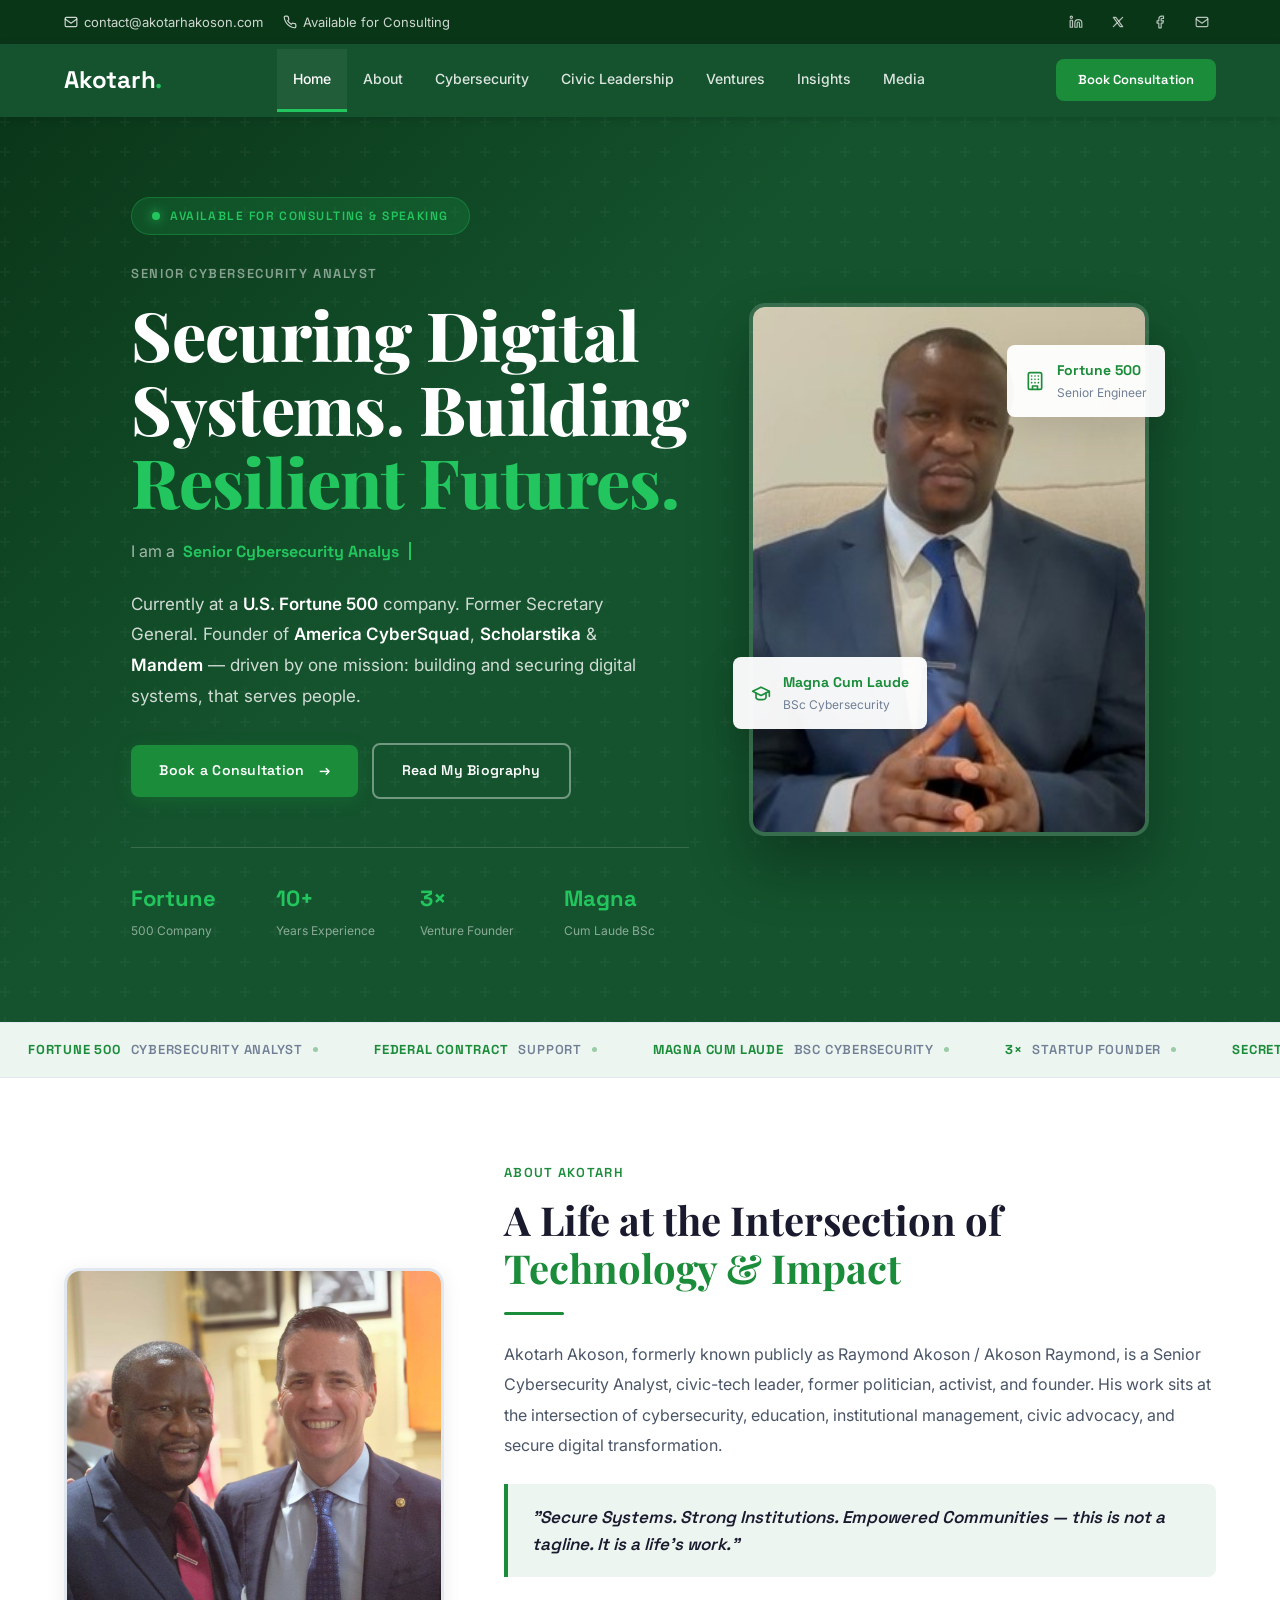
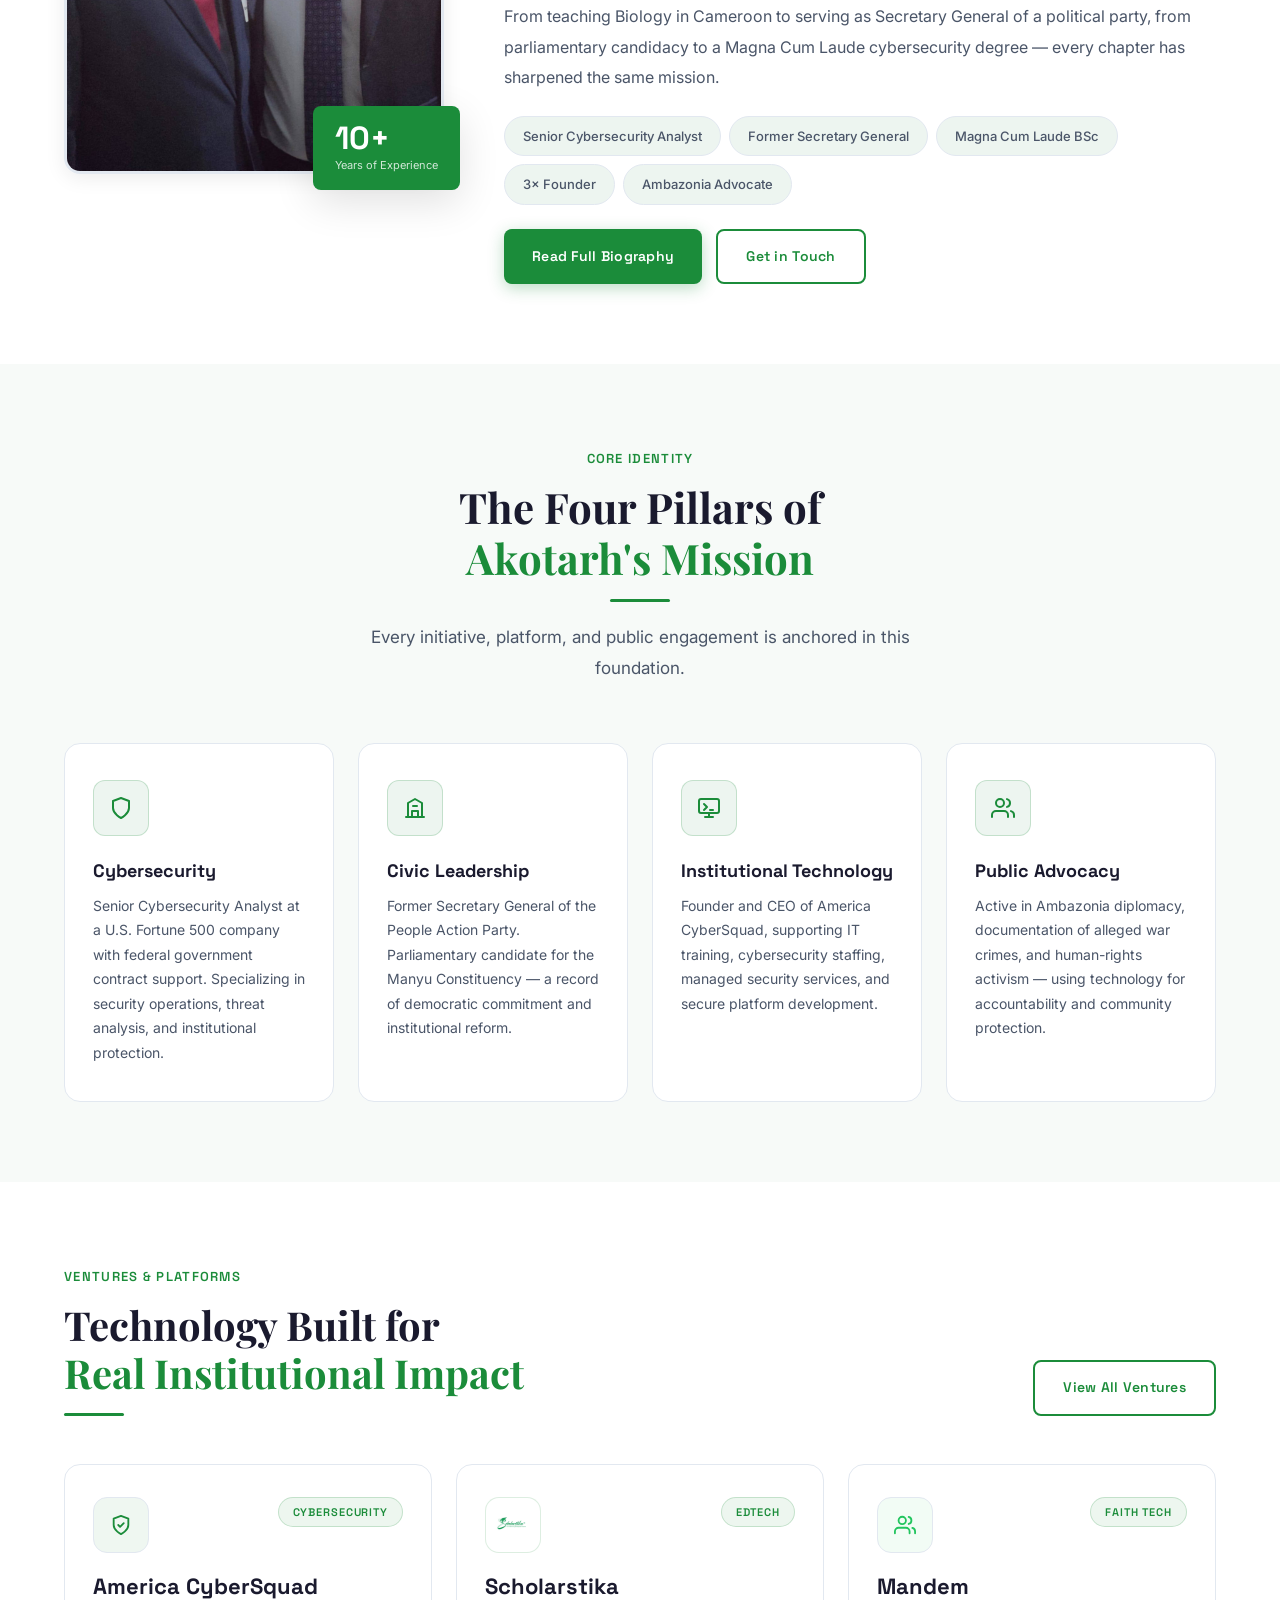
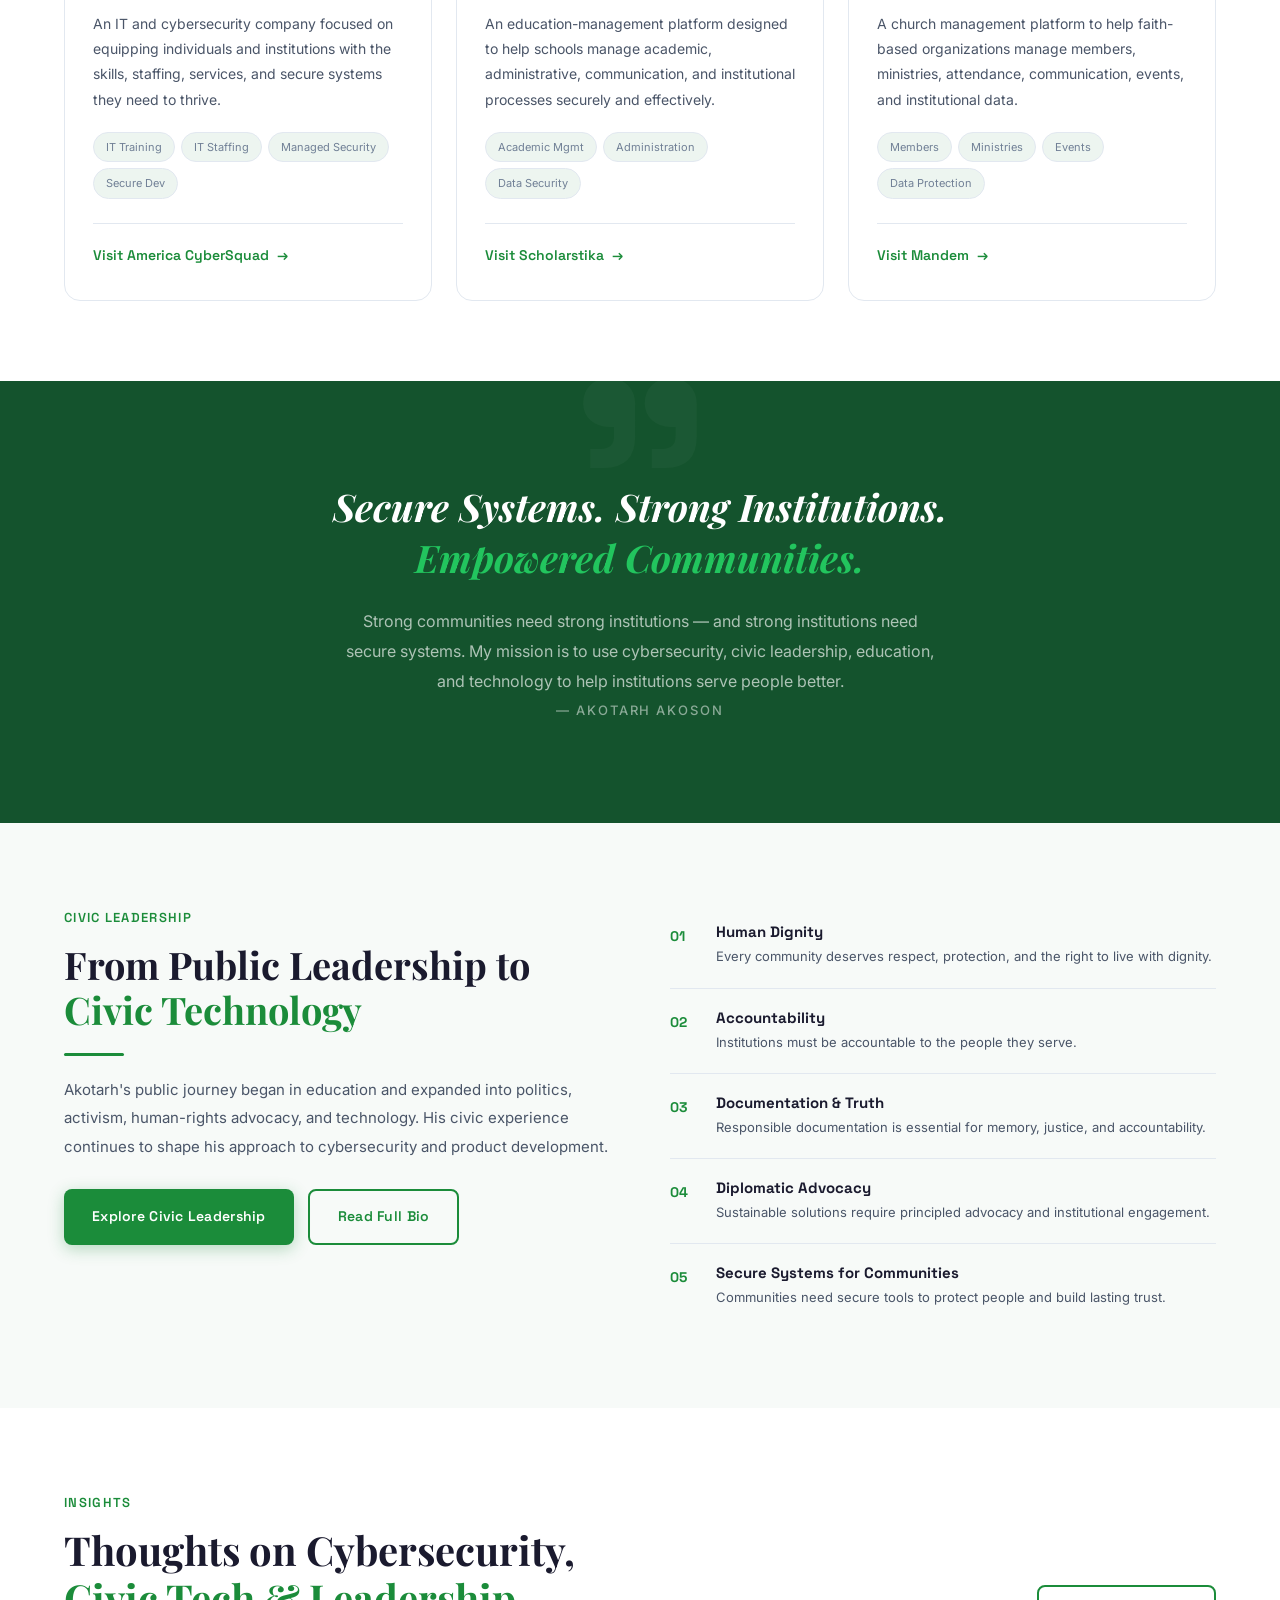
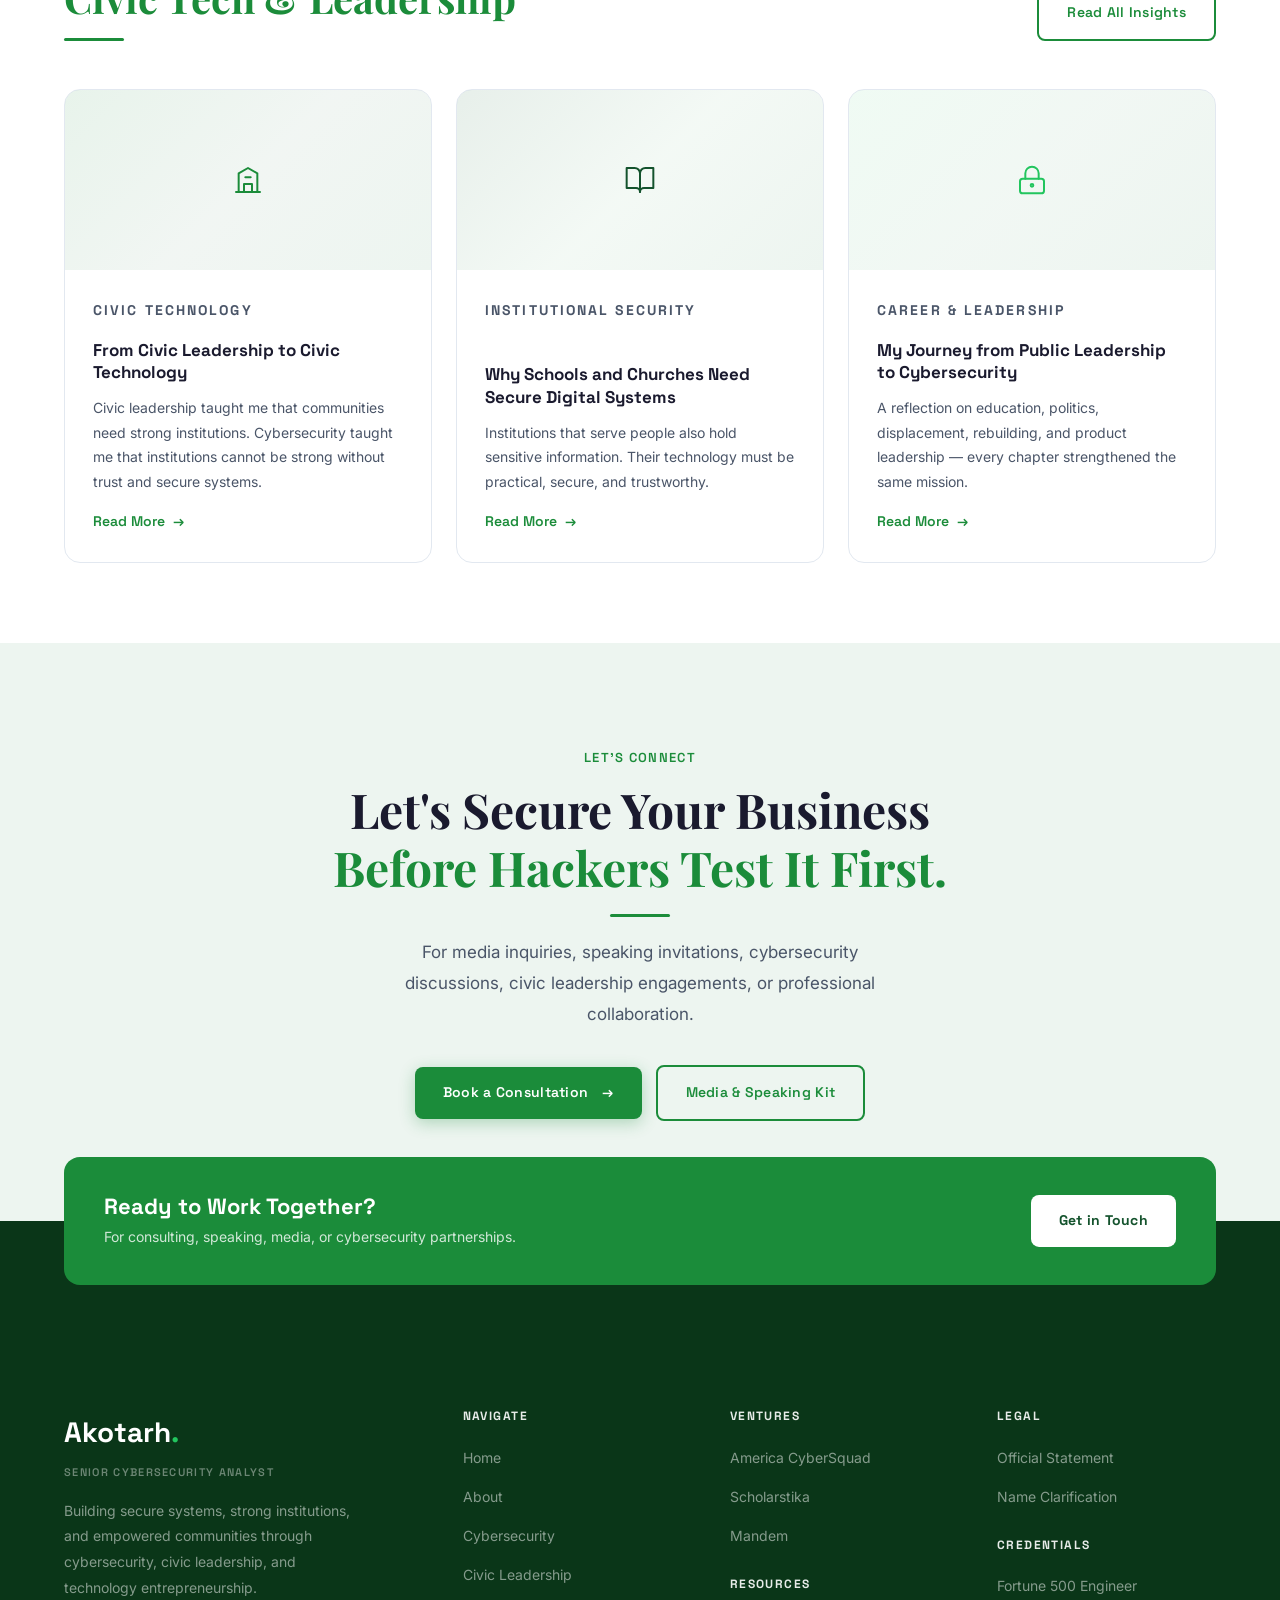
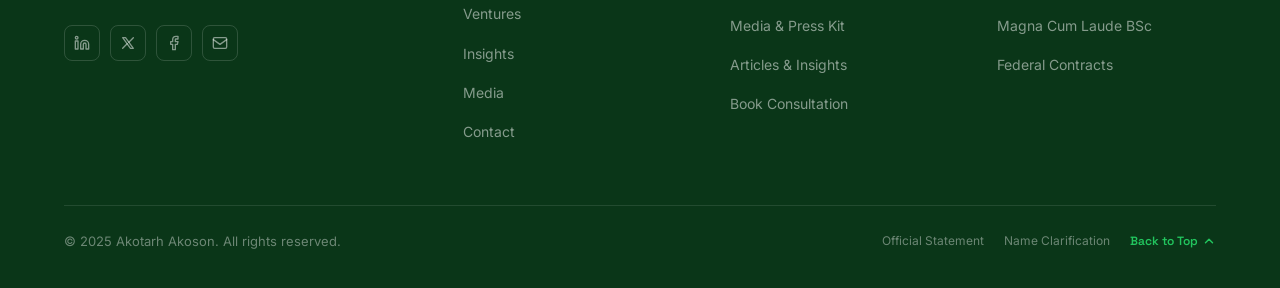
<file: index.html>
<!DOCTYPE html>
<html lang="en">
<head>
<meta charset="UTF-8"/>
<meta name="viewport" content="width=device-width,initial-scale=1.0"/>
<title>Akotarh Akoson | Cybersecurity Analyst & Civic Leader</title>
<meta name="description" content="Official website of Akotarh Akoson — Senior Cybersecurity Analyst, civic-tech leader, former politician, activist, and founder of America CyberSquad, Scholarstika & Mandem."/>
<meta name="author" content="Akotarh Akoson"/>
<meta name="robots" content="index, follow"/>
<meta name="keywords" content="Akotarh Akoson, Raymond Akoson, Akoson Raymond, cybersecurity engineer, civic-tech leader, America CyberSquad, Scholarstika, Mandem, Ambazonia, Cameroon, Bellevue University, Fortune 500"/>
<link rel="canonical" href="https://akotarhakoson.com/"/>
<meta property="og:title" content="Akotarh Akoson | Cybersecurity Analyst & Civic Leader"/>
<meta property="og:description" content="Official website of Akotarh Akoson — Senior Cybersecurity Analyst, civic-tech leader, former politician, and founder of America CyberSquad, Scholarstika & Mandem."/>
<meta property="og:type" content="website"/>
<meta property="og:url" content="https://akotarhakoson.com/"/>
<meta property="og:site_name" content="Akotarh Akoson"/>
<meta property="og:image" content="https://akotarhakoson.com/images/akotarh-executive.jpg"/>
<meta property="og:image:width" content="1200"/>
<meta property="og:image:height" content="630"/>
<meta property="og:locale" content="en_US"/>
<meta name="twitter:card" content="summary_large_image"/>
<meta name="twitter:site" content="@raymond_akoson"/>
<meta name="twitter:title" content="Akotarh Akoson | Senior Cybersecurity Analyst"/>
<meta name="twitter:description" content="Senior Cybersecurity Analyst, civic-tech leader, founder of America CyberSquad, Scholarstika & Mandem."/>
<meta name="twitter:image" content="https://akotarhakoson.com/images/akotarh-executive.jpg"/>
<link rel="preconnect" href="https://fonts.googleapis.com"/>
<link rel="preconnect" href="https://fonts.gstatic.com" crossorigin/>
<link href="https://fonts.googleapis.com/css2?family=Playfair+Display:wght@400;500;600;700;800;900&family=Space+Grotesk:wght@400;500;600;700&family=Inter:ital,opsz,wght@0,14..32,300..700;1,14..32,300..700&display=swap" rel="stylesheet"/>
<script type="application/ld+json">
{"@context":"https://schema.org","@type":"Person","name":"Akotarh Akoson","alternateName":["Raymond Akoson","Akoson Raymond"],"url":"https://akotarhakoson.com","jobTitle":"Senior Cybersecurity Analyst","alumniOf":{"@type":"CollegeOrUniversity","name":"Bellevue University"},"owns":[{"@type":"Organization","name":"America CyberSquad"},{"@type":"Organization","name":"Scholarstika"},{"@type":"Organization","name":"Mandem"}],"image":"https://akotarhakoson.com/images/akotarh-executive.jpg","sameAs":["https://www.linkedin.com/in/akotarhakoson","https://x.com/raymond_akoson"],"worksFor":{"@type":"Organization","name":"Fortune 500 Company"},"nationality":{"@type":"Country","name":"United States"},"description":"Senior Cybersecurity Analyst, civic-tech leader, former politician, and founder of America CyberSquad, Scholarstika, and Mandem."}
</script>
<style>
*,*::before,*::after{box-sizing:border-box;margin:0;padding:0}
html{scroll-behavior:smooth}
body{background:#FFFFFF;color:#1a1a2e;font-family:'Inter',system-ui,sans-serif;line-height:1.7;overflow-x:hidden;-webkit-font-smoothing:antialiased}
a{color:inherit;text-decoration:none}ul{list-style:none}
button{cursor:pointer;font-family:inherit;border:none;background:none}
img{display:block;max-width:100%}
::selection{background:rgba(27,140,58,.2)}

:root{
  --primary:#1B8C3A;--primary-dark:#14532d;--primary-light:#22C55E;
  --dark:#14532d;--darker:#0a3618;
  --text:#1a1a2e;--text-secondary:#4a5568;--text-light:#718096;
  --bg-white:#ffffff;--bg-light:#f7faf8;--bg-alt:#edf5f0;
  --border:#e2e8f0;--border-green:rgba(27,140,58,.2);
  --shadow:0 4px 20px rgba(0,0,0,.08);--shadow-lg:0 12px 40px rgba(0,0,0,.12);
  --radius:8px;--radius-lg:16px;
  --ease:cubic-bezier(.4,0,.2,1);
}

/* ── LAYOUT ── */
.container{max-width:1200px;margin:0 auto;padding:0 24px}
.section{padding:80px 0}

/* ── TYPOGRAPHY ── */
h1,h2,h3,h4,h5{font-family:'Space Grotesk',sans-serif;font-weight:700;line-height:1.2;color:var(--text)}
.section-header{text-align:center;margin-bottom:60px}
.section-header h2{font-family:'Playfair Display',serif;font-size:clamp(28px,4vw,42px);margin-bottom:16px;font-weight:700}
.section-header p{font-size:17px;color:var(--text-secondary);max-width:620px;margin:0 auto;line-height:1.8}
.section-label{display:inline-block;font-family:'Space Grotesk',sans-serif;font-size:13px;font-weight:600;letter-spacing:.1em;text-transform:uppercase;color:var(--primary);margin-bottom:12px}
.accent-line{width:60px;height:3px;background:var(--primary);margin:16px auto 0;border-radius:2px}
.accent-line.left{margin:16px 0 0}

/* ── TOP BAR ── */
.top-bar{background:var(--darker);color:rgba(255,255,255,.8);font-size:13px;padding:8px 0}
.top-bar .container{display:flex;align-items:center;justify-content:space-between}
.top-bar-left{display:flex;align-items:center;gap:20px}
.top-bar-left a{color:rgba(255,255,255,.8);display:flex;align-items:center;gap:6px;transition:color .3s}
.top-bar-left a:hover{color:#fff}
.top-bar-left svg{width:14px;height:14px;flex-shrink:0}
.top-bar-right{display:flex;align-items:center;gap:14px}
.top-bar-right a{width:28px;height:28px;display:flex;align-items:center;justify-content:center;color:rgba(255,255,255,.7);border-radius:50%;transition:color .3s,background .3s}
.top-bar-right a:hover{color:#fff;background:rgba(255,255,255,.1)}
.top-bar-right svg{width:14px;height:14px}

/* ── NAV ── */
.nav{background:var(--dark);padding:0;position:sticky;top:0;z-index:1000;box-shadow:0 2px 8px rgba(0,0,0,.15)}
.nav .container{display:flex;align-items:center;justify-content:space-between}
.nav-logo{font-family:'Space Grotesk',sans-serif;font-size:24px;font-weight:700;color:#fff;padding:16px 0;letter-spacing:-.01em}
.nav-logo span{color:var(--primary-light);font-weight:700}
.nav-links{display:flex;align-items:center;gap:0}
.nav-links a{display:block;padding:18px 16px;font-size:14px;font-weight:500;color:rgba(255,255,255,.85);transition:all .3s;border-bottom:3px solid transparent;font-family:'Inter',sans-serif}
.nav-links a:hover,.nav-links a.active{color:#fff;background:rgba(255,255,255,.06);border-bottom-color:var(--primary-light)}
.nav-cta{font-family:'Space Grotesk',sans-serif;font-size:13px;font-weight:600;padding:10px 22px;background:var(--primary);color:#fff;border-radius:var(--radius);transition:all .3s}
.nav-cta:hover{background:var(--primary-light);transform:translateY(-1px)}
.hbg{display:none;flex-direction:column;gap:5px;padding:4px;cursor:pointer;z-index:1001}
.hbg span{width:24px;height:2.5px;background:#fff;border-radius:2px;display:block;transition:transform .4s var(--ease),opacity .3s}
.hbg.active span:nth-child(1){transform:translateY(7.5px) rotate(45deg)}
.hbg.active span:nth-child(2){opacity:0;transform:scaleX(0)}
.hbg.active span:nth-child(3){transform:translateY(-7.5px) rotate(-45deg)}

/* ── MOBILE NAV ── */
.mob{position:fixed;inset:0;z-index:999;background:var(--dark);display:flex;flex-direction:column;align-items:center;justify-content:center;gap:0;clip-path:circle(0% at calc(100% - 36px) 72px);transition:clip-path .5s cubic-bezier(.4,0,.0,1);pointer-events:none}
.mob.open{clip-path:circle(150% at calc(100% - 36px) 72px);pointer-events:auto}
.mob-links{display:flex;flex-direction:column;align-items:center;gap:8px}
.mob-links a{font-family:'Space Grotesk',sans-serif;font-size:28px;font-weight:700;color:rgba(255,255,255,.8);transition:color .3s,transform .4s,opacity .4s;opacity:0;transform:translateY(20px)}
.mob.open .mob-links a{opacity:1;transform:translateY(0)}
.mob.open .mob-links a:nth-child(1){transition-delay:.1s}
.mob.open .mob-links a:nth-child(2){transition-delay:.15s}
.mob.open .mob-links a:nth-child(3){transition-delay:.2s}
.mob.open .mob-links a:nth-child(4){transition-delay:.25s}
.mob.open .mob-links a:nth-child(5){transition-delay:.3s}
.mob.open .mob-links a:nth-child(6){transition-delay:.35s}
.mob.open .mob-links a:nth-child(7){transition-delay:.4s}
.mob-links a:hover{color:var(--primary-light)}
.mob-cta{margin-top:36px;opacity:0;transform:translateY(16px);transition:all .4s var(--ease);transition-delay:0s}
.mob.open .mob-cta{opacity:1;transform:translateY(0);transition-delay:.45s}
.mob-social{display:flex;gap:14px;margin-top:28px;opacity:0;transition:opacity .4s;transition-delay:0s}
.mob.open .mob-social{opacity:1;transition-delay:.5s}
.mob-social a{width:40px;height:40px;border-radius:50%;border:1px solid rgba(255,255,255,.2);display:flex;align-items:center;justify-content:center;color:rgba(255,255,255,.7);transition:all .3s}
.mob-social a:hover{border-color:var(--primary-light);color:var(--primary-light)}
.mob-social svg{width:16px;height:16px}

/* ══════════════════════════════════════
   HERO — Full-width banner with overlay
══════════════════════════════════════ */
.hero{position:relative;min-height:85vh;display:flex;align-items:center;overflow:hidden;padding:80px 0}
.hero-bg{position:absolute;inset:0;background:linear-gradient(135deg,var(--darker) 0%,var(--dark) 40%,var(--primary-dark) 100%)}
.hero-pattern{position:absolute;inset:0;background-image:url("data:image/svg+xml,%3Csvg width='60' height='60' viewBox='0 0 60 60' xmlns='http://www.w3.org/2000/svg'%3E%3Cg fill='none' fill-rule='evenodd'%3E%3Cg fill='%23ffffff' fill-opacity='0.03'%3E%3Cpath d='M36 34v-4h-2v4h-4v2h4v4h2v-4h4v-2h-4zm0-30V0h-2v4h-4v2h4v4h2V6h4V4h-4zM6 34v-4H4v4H0v2h4v4h2v-4h4v-2H6zM6 4V0H4v4H0v2h4v4h2V6h4V4H6z'/%3E%3C/g%3E%3C/g%3E%3C/svg%3E")}
.hero .container{position:relative;z-index:2;display:grid;grid-template-columns:1fr 400px;align-items:center;gap:60px}
.hero-text{color:#fff}
.hero-badge{display:inline-flex;align-items:center;gap:10px;background:rgba(34,197,94,.15);border:1px solid rgba(34,197,94,.3);border-radius:100px;padding:8px 20px;margin-bottom:28px}
.hero-badge-dot{width:8px;height:8px;border-radius:50%;background:var(--primary-light);box-shadow:0 0 12px var(--primary-light);animation:pulse 2s infinite}
@keyframes pulse{0%,100%{opacity:1;transform:scale(1)}50%{opacity:.6;transform:scale(.8)}}
.hero-badge-text{font-family:'Space Grotesk',sans-serif;font-size:12px;font-weight:600;letter-spacing:.12em;text-transform:uppercase;color:var(--primary-light)}
.hero h1{font-family:'Playfair Display',serif;font-size:clamp(38px,5.5vw,68px);color:#fff;margin-bottom:20px;line-height:1.08;font-weight:800;letter-spacing:-.01em}
.hero h1 .highlight{color:var(--primary-light)}
.hero-subtitle{font-size:13px;font-weight:600;letter-spacing:.12em;text-transform:uppercase;color:rgba(255,255,255,.5);margin-bottom:12px;font-family:'Space Grotesk',sans-serif}
.typing-row{display:flex;align-items:center;gap:8px;margin-bottom:24px}
.typing-pre{font-size:16px;color:rgba(255,255,255,.6)}
.typing-txt{font-family:'Space Grotesk',sans-serif;font-size:16px;font-weight:700;color:var(--primary-light);min-width:200px}
.typing-cur{display:inline-block;width:2px;height:18px;background:var(--primary-light);margin-left:2px;animation:blink 1s infinite;vertical-align:middle}
@keyframes blink{0%,100%{opacity:1}50%{opacity:0}}
.hero-desc{font-size:17px;color:rgba(255,255,255,.8);line-height:1.8;max-width:540px;margin-bottom:32px}
.hero-desc strong{color:#fff;font-weight:600}
.hero-btns{display:flex;align-items:center;gap:14px;flex-wrap:wrap}

/* Hero photo */
.hero-photo{position:relative}
.hero-photo-frame{border-radius:var(--radius-lg);overflow:hidden;border:4px solid rgba(255,255,255,.15);box-shadow:0 30px 60px rgba(0,0,0,.3);aspect-ratio:3/4;max-width:400px}
.hero-photo-frame img{width:100%;height:100%;object-fit:cover;object-position:center 15%}
.hero-photo-card{position:absolute;background:rgba(255,255,255,.95);border-radius:var(--radius);padding:14px 18px;box-shadow:var(--shadow-lg);display:flex;align-items:center;gap:12px}
.hero-photo-card svg{width:20px;height:20px;color:var(--primary);flex-shrink:0}
.hero-photo-card .card-title{font-family:'Space Grotesk',sans-serif;font-size:14px;font-weight:700;color:var(--primary)}
.hero-photo-card .card-sub{font-size:12px;color:var(--text-light)}
.hpc-1{top:8%;right:-16px;animation:float 4s ease-in-out infinite}
.hpc-2{bottom:20%;left:-16px;animation:float 4s ease-in-out infinite .8s}
@keyframes float{0%,100%{transform:translateY(0)}50%{transform:translateY(-8px)}}

/* Hero stats bar */
.hero-stats{margin-top:48px;padding-top:32px;border-top:1px solid rgba(255,255,255,.15);display:grid;grid-template-columns:repeat(4,1fr);gap:20px}
.hero-stat-num{font-family:'Space Grotesk',sans-serif;font-size:22px;font-weight:700;color:var(--primary-light)}
.hero-stat-label{font-size:12px;color:rgba(255,255,255,.5);margin-top:4px}

/* ── BUTTONS ── */
.btn{display:inline-flex;align-items:center;gap:10px;font-family:'Space Grotesk',sans-serif;font-size:14px;font-weight:600;padding:14px 28px;border-radius:var(--radius);transition:all .3s var(--ease);white-space:nowrap;letter-spacing:.02em}
.btn-primary{background:var(--primary);color:#fff;box-shadow:0 4px 16px rgba(27,140,58,.3)}
.btn-primary:hover{background:var(--primary-light);transform:translateY(-2px);box-shadow:0 8px 28px rgba(27,140,58,.4)}
.btn-white{background:#fff;color:var(--primary-dark);box-shadow:0 4px 16px rgba(0,0,0,.1)}
.btn-white:hover{transform:translateY(-2px);box-shadow:0 8px 28px rgba(0,0,0,.15)}
.btn-outline{border:2px solid var(--primary);color:var(--primary);background:transparent}
.btn-outline:hover{background:var(--primary);color:#fff}
.btn-outline-white{border:2px solid rgba(255,255,255,.4);color:#fff;background:transparent}
.btn-outline-white:hover{border-color:#fff;background:rgba(255,255,255,.1)}
.btn-ghost{display:inline-flex;align-items:center;gap:8px;font-family:'Space Grotesk',sans-serif;font-size:14px;font-weight:600;color:var(--primary);transition:gap .3s}
.btn-ghost:hover{gap:14px}
.btn-ghost::after{content:'\2192'}
.btn-arrow::after{content:'\2192';margin-left:4px}

/* ── TICKER ── */
.ticker{background:var(--bg-alt);border-top:1px solid var(--border);border-bottom:1px solid var(--border);overflow:hidden;padding:16px 0}
.ticker-track{display:flex;width:max-content;animation:tickerScroll 40s linear infinite}
.ticker-track:hover{animation-play-state:paused}
.ticker-item{display:flex;align-items:center;gap:10px;padding:0 28px;white-space:nowrap;font-family:'Space Grotesk',sans-serif;font-size:13px;font-weight:600;letter-spacing:.06em;text-transform:uppercase;color:var(--text-light)}
.ticker-item em{color:var(--primary);font-style:normal;font-weight:700}
.ticker-dot{width:5px;height:5px;border-radius:50%;background:var(--primary);opacity:.4;flex-shrink:0}
@keyframes tickerScroll{from{transform:translateX(0)}to{transform:translateX(-50%)}}

/* ── ABOUT SECTION ── */
.about-grid{display:grid;grid-template-columns:380px 1fr;gap:60px;align-items:center}
.about-photo-wrap{position:relative}
.about-photo{border-radius:var(--radius-lg);overflow:hidden;aspect-ratio:3/4;border:3px solid var(--border);box-shadow:var(--shadow)}
.about-photo img{width:100%;height:100%;object-fit:cover;object-position:center 10%;transition:transform .6s var(--ease)}
.about-photo:hover img{transform:scale(1.03)}
.about-badge{position:absolute;bottom:-16px;right:-16px;background:var(--primary);color:#fff;border-radius:var(--radius);padding:16px 22px;box-shadow:var(--shadow-lg)}
.about-badge-num{font-family:'Space Grotesk',sans-serif;font-size:32px;font-weight:700;line-height:1}
.about-badge-label{font-size:11px;opacity:.8;margin-top:2px}
.about-text h2{font-family:'Playfair Display',serif;font-size:clamp(26px,3.5vw,40px);margin-bottom:20px;font-weight:700}
.about-text h2 .highlight{color:var(--primary)}
.about-text p{font-size:16px;color:var(--text-secondary);line-height:1.9;margin-bottom:16px}
.about-quote{border-left:4px solid var(--primary);padding:20px 24px;margin:24px 0;background:var(--bg-alt);border-radius:0 var(--radius) var(--radius) 0}
.about-quote p{font-family:'Space Grotesk',sans-serif;font-size:17px;font-weight:600;color:var(--text);line-height:1.55;margin:0;font-style:italic}
.about-tags{display:flex;flex-wrap:wrap;gap:8px;margin:24px 0}
.about-tag{font-size:13px;font-weight:500;padding:8px 18px;border-radius:100px;background:var(--bg-alt);border:1px solid var(--border);color:var(--text-secondary);transition:all .3s}
.about-tag:hover{border-color:var(--primary);color:var(--primary)}

/* ── PILLARS ── */
.pillars-grid{display:grid;grid-template-columns:repeat(4,1fr);gap:24px}
.pillar-card{background:#fff;border:1px solid var(--border);border-radius:var(--radius-lg);padding:36px 28px;transition:all .3s var(--ease);position:relative;overflow:hidden}
.pillar-card::before{content:'';position:absolute;top:0;left:0;right:0;height:4px;background:var(--primary);transform:scaleX(0);transition:transform .3s;transform-origin:left}
.pillar-card:hover{box-shadow:var(--shadow-lg);transform:translateY(-6px)}
.pillar-card:hover::before{transform:scaleX(1)}
.pillar-icon{width:56px;height:56px;border-radius:12px;background:var(--bg-alt);border:1px solid var(--border-green);display:flex;align-items:center;justify-content:center;margin-bottom:24px;color:var(--primary)}
.pillar-icon svg{width:24px;height:24px}
.pillar-card h3{font-size:18px;margin-bottom:12px;font-weight:700}
.pillar-card p{font-size:14px;color:var(--text-secondary);line-height:1.75}

/* ── VENTURES ── */
.ventures-grid{display:grid;grid-template-columns:repeat(3,1fr);gap:24px}
.venture-card{background:#fff;border:1px solid var(--border);border-radius:var(--radius-lg);padding:32px 28px;display:flex;flex-direction:column;transition:all .3s var(--ease)}
.venture-card:hover{box-shadow:var(--shadow-lg);transform:translateY(-6px)}
.venture-header{display:flex;align-items:flex-start;justify-content:space-between;margin-bottom:20px}
.venture-logo{width:56px;height:56px;border-radius:14px;display:flex;align-items:center;justify-content:center;font-size:26px;border:1px solid var(--border)}
.venture-chip{font-family:'Space Grotesk',sans-serif;font-size:11px;font-weight:600;letter-spacing:.08em;text-transform:uppercase;padding:5px 14px;border-radius:100px;background:rgba(27,140,58,.08);border:1px solid rgba(27,140,58,.2);color:var(--primary)}
.venture-card h3{font-family:'Space Grotesk',sans-serif;font-size:22px;font-weight:700;margin-bottom:12px}
.venture-desc{font-size:14px;color:var(--text-secondary);line-height:1.8;flex:1;margin-bottom:20px}
.venture-tags{display:flex;flex-wrap:wrap;gap:6px;margin-bottom:24px}
.venture-tag{font-size:11px;padding:5px 12px;background:var(--bg-alt);border:1px solid var(--border);border-radius:100px;color:var(--text-light)}
.venture-divider{height:1px;background:var(--border);margin-bottom:20px}

/* ── MISSION BANNER ── */
.mission{background:linear-gradient(135deg,var(--dark),var(--primary-dark));padding:100px 0;text-align:center;position:relative;overflow:hidden}
.mission-bg-text{position:absolute;top:-40px;left:50%;transform:translateX(-50%);font-size:280px;line-height:1;font-family:'Space Grotesk',sans-serif;font-weight:700;color:rgba(255,255,255,.03);pointer-events:none;user-select:none}
.mission .container{position:relative;z-index:1}
.mission blockquote{font-family:'Playfair Display',serif;font-size:clamp(22px,3.2vw,38px);font-weight:700;color:#fff;line-height:1.35;max-width:800px;margin:0 auto 24px;font-style:italic}
.mission blockquote .highlight{color:var(--primary-light)}
.mission cite{font-style:normal;font-size:13px;font-weight:500;letter-spacing:.15em;text-transform:uppercase;color:rgba(255,255,255,.5)}
.mission-sub{display:block;font-size:16px;font-weight:400;color:rgba(255,255,255,.65);line-height:1.85;max-width:600px;margin:20px auto 0}

/* ── CIVIC ── */
.civic-grid{display:grid;grid-template-columns:1fr 1fr;gap:60px;align-items:start}
.civic-left h2{font-family:'Playfair Display',serif;font-size:clamp(24px,3vw,38px);margin-bottom:20px;font-weight:700}
.civic-left h2 .highlight{color:var(--primary)}
.civic-left p{font-size:15px;color:var(--text-secondary);line-height:1.9;margin-bottom:28px}
.principle{display:flex;gap:16px;padding:20px 0;border-bottom:1px solid var(--border);transition:padding-left .3s}
.principle:last-child{border-bottom:none}
.principle:hover{padding-left:8px}
.principle-num{font-family:'Space Grotesk',sans-serif;font-size:14px;font-weight:700;color:var(--primary);min-width:30px;padding-top:2px}
.principle h4{font-size:15px;font-weight:700;margin-bottom:4px;font-family:'Space Grotesk',sans-serif}
.principle p{font-size:13px;color:var(--text-secondary);line-height:1.7}

/* ── INSIGHTS ── */
.insights-grid{display:grid;grid-template-columns:repeat(3,1fr);gap:24px}
.insight-card{background:#fff;border:1px solid var(--border);border-radius:var(--radius-lg);overflow:hidden;display:flex;flex-direction:column;transition:all .3s var(--ease)}
.insight-card:hover{box-shadow:var(--shadow-lg);transform:translateY(-6px)}
.insight-img{height:180px;display:flex;align-items:center;justify-content:center;position:relative}
.insight-img svg{position:relative;z-index:1}
.insight-body{padding:28px;flex:1;display:flex;flex-direction:column}
.insight-cat{font-family:'Space Grotesk',sans-serif;font-size:11px;font-weight:700;letter-spacing:.15em;text-transform:uppercase;color:var(--primary);margin-bottom:10px}
.insight-card h3{font-size:17px;margin-bottom:12px;line-height:1.35;font-weight:700}
.insight-card p{font-size:14px;color:var(--text-secondary);line-height:1.75;flex:1;margin-bottom:16px}

/* ── CTA SECTION ── */
.cta-section{background:var(--bg-alt);padding:100px 0;text-align:center;position:relative}
.cta-section h2{font-family:'Playfair Display',serif;font-size:clamp(28px,4.5vw,48px);margin-bottom:18px;font-weight:700}
.cta-section h2 .highlight{color:var(--primary)}
.cta-section p{font-size:17px;color:var(--text-secondary);max-width:500px;margin:0 auto 36px;line-height:1.8}
.cta-btns{display:flex;align-items:center;gap:14px;justify-content:center;flex-wrap:wrap}

/* ── FOOTER ── */
.footer{background:var(--darker);color:rgba(255,255,255,.7);padding:0;position:relative}
.footer-cta-bar{display:flex;align-items:center;justify-content:space-between;gap:24px;background:var(--primary);border-radius:var(--radius-lg);padding:36px 40px;margin-bottom:60px;transform:translateY(-50%);flex-wrap:wrap}
.footer-cta-bar h3{font-family:'Space Grotesk',sans-serif;font-size:22px;font-weight:700;color:#fff;margin-bottom:6px}
.footer-cta-bar p{font-size:14px;color:rgba(255,255,255,.8)}
.footer-cta-bar .btn{background:#fff;color:var(--primary-dark);font-weight:700}
.footer-cta-bar .btn:hover{transform:translateY(-2px);box-shadow:0 8px 24px rgba(0,0,0,.2)}
.footer-grid{display:grid;grid-template-columns:1.6fr 1fr 1fr 1fr;gap:48px;padding-bottom:48px}
.footer-brand{font-family:'Space Grotesk',sans-serif;font-size:28px;font-weight:700;color:#fff;margin-bottom:6px}
.footer-brand span{color:var(--primary-light)}
.footer-tagline{font-family:'Space Grotesk',sans-serif;font-size:11px;font-weight:600;letter-spacing:.12em;text-transform:uppercase;color:rgba(255,255,255,.4);margin-bottom:16px}
.footer-desc{font-size:14px;color:rgba(255,255,255,.5);line-height:1.85;margin-bottom:24px;max-width:300px}
.footer-social{display:flex;gap:10px}
.footer-social a{width:36px;height:36px;border-radius:var(--radius);border:1px solid rgba(255,255,255,.15);display:flex;align-items:center;justify-content:center;color:rgba(255,255,255,.5);transition:all .3s}
.footer-social a:hover{border-color:var(--primary-light);color:var(--primary-light);background:rgba(255,255,255,.05)}
.footer-col h5{font-family:'Space Grotesk',sans-serif;font-size:12px;font-weight:700;letter-spacing:.12em;text-transform:uppercase;color:rgba(255,255,255,.9);margin-bottom:20px}
.footer-col ul li{margin-bottom:12px}
.footer-col a{font-size:14px;color:rgba(255,255,255,.5);transition:color .3s,padding-left .3s}
.footer-col a:hover{color:var(--primary-light);padding-left:4px}
.footer-divider{height:1px;background:rgba(255,255,255,.1);margin-bottom:24px}
.footer-bottom{display:flex;align-items:center;justify-content:space-between;flex-wrap:wrap;gap:12px;padding-bottom:36px}
.footer-copy{font-size:13px;color:rgba(255,255,255,.4)}
.footer-legal{display:flex;align-items:center;gap:20px}
.footer-legal a{font-size:12px;color:rgba(255,255,255,.4);transition:color .3s}
.footer-legal a:hover{color:rgba(255,255,255,.7)}
.footer-top{display:inline-flex;align-items:center;gap:4px;font-size:12px;color:var(--primary-light) !important;font-weight:600;font-family:'Space Grotesk',sans-serif}
.footer-top:hover{gap:6px}

/* ── SCROLL REVEAL ── */
.reveal{opacity:0;transform:translateY(28px);transition:opacity .7s var(--ease),transform .7s var(--ease)}
.reveal.visible{opacity:1;transform:translateY(0)}
.d1{transition-delay:.06s}.d2{transition-delay:.12s}.d3{transition-delay:.18s}.d4{transition-delay:.24s}

/* ── SECTION ROW HEADERS ── */
.section-row{display:flex;align-items:flex-end;justify-content:space-between;margin-bottom:48px;flex-wrap:wrap;gap:20px}
.section-row h2{font-family:'Playfair Display',serif;font-size:clamp(24px,3.5vw,40px);font-weight:700}
.section-row h2 .highlight{color:var(--primary)}

/* ══════════════════════════
   RESPONSIVE
══════════════════════════ */
@media(max-width:1100px){
  .pillars-grid{grid-template-columns:repeat(2,1fr)}
  .footer-grid{grid-template-columns:1fr 1fr;gap:36px}
  .hero .container{grid-template-columns:1fr 340px;gap:40px}
  .about-grid{grid-template-columns:320px 1fr;gap:44px}
}
@media(max-width:900px){
  .section{padding:64px 0}
  .top-bar{display:none}
  .hero{min-height:auto;padding:60px 0}
  .hero .container{grid-template-columns:1fr;gap:32px}
  .hero-photo{order:-1;max-width:280px;margin:0 auto}
  .hero-text{text-align:center}
  .hero-desc{margin:0 auto 28px}
  .hero-btns{justify-content:center}
  .hero-stats{grid-template-columns:repeat(2,1fr);text-align:center}
  .hero .reveal{opacity:1;transform:translateY(0)}
  .about-grid{grid-template-columns:1fr}
  .about-photo-wrap{max-width:320px;margin:0 auto 32px}
  .civic-grid{grid-template-columns:1fr}
  .ventures-grid,.insights-grid{grid-template-columns:1fr}
  .nav-links,.nav-cta{display:none}
  .hbg{display:flex}
  .hpc-1{display:none}
  .hpc-2{left:auto;right:8px;bottom:12px}
  .pillars-grid{grid-template-columns:1fr 1fr}
  .section-row{flex-direction:column;align-items:flex-start;gap:12px}
}
@media(max-width:640px){
  .section{padding:48px 0}
  .container{padding:0 16px}
  .hero{padding:48px 0}
  .hero h1{font-size:clamp(28px,7vw,40px)}
  .hero-photo{max-width:220px}
  .hero-stats{gap:12px}
  .hero-btns{flex-direction:column;align-items:center}
  .hero-btns .btn{width:100%;max-width:280px;justify-content:center}
  .pillars-grid{grid-template-columns:1fr}
  .footer-grid{grid-template-columns:1fr}
  .footer-cta-bar{flex-direction:column;text-align:center;padding:28px 20px;transform:translateY(-30px)}
  .footer-cta-bar .btn{width:100%}
  .footer-bottom{flex-direction:column;gap:14px;text-align:center}
  .footer-legal{flex-wrap:wrap;justify-content:center}
  .mission blockquote{font-size:22px}
  .cta-section{padding:64px 0}
  .cta-btns{flex-direction:column}
  .cta-btns .btn{width:100%;max-width:280px}
}
</style>
</head>
<body>

<!-- ████ TOP BAR ████ -->
<div class="top-bar">
  <div class="container">
    <div class="top-bar-left">
      <a href="mailto:contact@akotarhakoson.com"><svg viewBox="0 0 24 24" fill="none" stroke="currentColor" stroke-width="2" stroke-linecap="round" stroke-linejoin="round"><rect x="2" y="4" width="20" height="16" rx="2"/><path d="M22 7l-10 7L2 7"/></svg> contact@akotarhakoson.com</a>
      <a href="mailto:contact@akotarhakoson.com"><svg viewBox="0 0 24 24" fill="none" stroke="currentColor" stroke-width="2" stroke-linecap="round" stroke-linejoin="round"><path d="M22 16.92v3a2 2 0 01-2.18 2 19.79 19.79 0 01-8.63-3.07 19.5 19.5 0 01-6-6 19.79 19.79 0 01-3.07-8.67A2 2 0 014.11 2h3a2 2 0 012 1.72c.127.96.361 1.903.7 2.81a2 2 0 01-.45 2.11L8.09 9.91a16 16 0 006 6l1.27-1.27a2 2 0 012.11-.45c.907.339 1.85.573 2.81.7A2 2 0 0122 16.92z"/></svg> Available for Consulting</a>
    </div>
    <div class="top-bar-right">
      <a href="https://www.linkedin.com/in/akotarhakoson" target="_blank" rel="noopener noreferrer" aria-label="LinkedIn"><svg viewBox="0 0 24 24" fill="none" stroke="currentColor" stroke-width="2" stroke-linecap="round" stroke-linejoin="round"><path d="M16 8a6 6 0 016 6v7h-4v-7a2 2 0 00-4 0v7h-4v-7a6 6 0 016-6z"/><rect x="2" y="9" width="4" height="12"/><circle cx="4" cy="4" r="2"/></svg></a>
      <a href="https://x.com/raymond_akoson" target="_blank" rel="noopener noreferrer" aria-label="X / Twitter"><svg viewBox="0 0 24 24" fill="none" stroke="currentColor" stroke-width="2" stroke-linecap="round" stroke-linejoin="round"><path d="M4 4l11.733 16H20L8.267 4z"/><path d="M4 20l6.768-6.768M20 4l-6.768 6.768"/></svg></a>
      <a href="https://www.facebook.com/akoson.akotarh" target="_blank" rel="noopener noreferrer" aria-label="Facebook"><svg viewBox="0 0 24 24" fill="none" stroke="currentColor" stroke-width="2" stroke-linecap="round" stroke-linejoin="round"><path d="M18 2h-3a5 5 0 00-5 5v3H7v4h3v8h4v-8h3l1-4h-4V7a1 1 0 011-1h3z"/></svg></a>
      <a href="mailto:contact@akotarhakoson.com" aria-label="Email"><svg viewBox="0 0 24 24" fill="none" stroke="currentColor" stroke-width="2" stroke-linecap="round" stroke-linejoin="round"><rect x="2" y="4" width="20" height="16" rx="2"/><path d="M22 7l-10 7L2 7"/></svg></a>
    </div>
  </div>
</div>

<!-- ████ NAV ████ -->
<nav class="nav" id="nav" aria-label="Main navigation">
  <div class="container">
    <a href="index.html" class="nav-logo" aria-label="Home">Akotarh<span>.</span></a>
    <div class="nav-links">
      <a href="index.html" class="active" aria-current="page">Home</a>
      <a href="about.html">About</a>
      <a href="cybersecurity.html">Cybersecurity</a>
      <a href="civic-leadership.html">Civic Leadership</a>
      <a href="ventures.html">Ventures</a>
      <a href="insights.html">Insights</a>
      <a href="media.html">Media</a>
    </div>
    <div style="display:flex;align-items:center;gap:14px">
      <a href="contact.html" class="nav-cta">Book Consultation</a>
      <button class="hbg" id="hbg" aria-label="Open menu"><span></span><span></span><span></span></button>
    </div>
  </div>
</nav>
</header>
<div class="mob" id="mob">
  <div class="mob-links">
    <a href="index.html">Home</a><a href="about.html">About</a><a href="cybersecurity.html">Cybersecurity</a>
    <a href="civic-leadership.html">Civic Leadership</a><a href="ventures.html">Ventures</a>
    <a href="insights.html">Insights</a><a href="media.html">Media</a>
  </div>
  <a href="contact.html" class="btn btn-primary mob-cta">Book Consultation</a>
  <div class="mob-social">
    <a href="https://www.linkedin.com/in/akotarhakoson" target="_blank" rel="noopener noreferrer" aria-label="LinkedIn"><svg viewBox="0 0 24 24" fill="none" stroke="currentColor" stroke-width="2" stroke-linecap="round" stroke-linejoin="round"><path d="M16 8a6 6 0 016 6v7h-4v-7a2 2 0 00-4 0v7h-4v-7a6 6 0 016-6z"/><rect x="2" y="9" width="4" height="12"/><circle cx="4" cy="4" r="2"/></svg></a>
    <a href="https://x.com/raymond_akoson" target="_blank" rel="noopener noreferrer" aria-label="X / Twitter"><svg viewBox="0 0 24 24" fill="none" stroke="currentColor" stroke-width="2" stroke-linecap="round" stroke-linejoin="round"><path d="M4 4l11.733 16H20L8.267 4z"/><path d="M4 20l6.768-6.768M20 4l-6.768 6.768"/></svg></a>
    <a href="https://www.facebook.com/akoson.akotarh" target="_blank" rel="noopener noreferrer" aria-label="Facebook"><svg viewBox="0 0 24 24" fill="none" stroke="currentColor" stroke-width="2" stroke-linecap="round" stroke-linejoin="round"><path d="M18 2h-3a5 5 0 00-5 5v3H7v4h3v8h4v-8h3l1-4h-4V7a1 1 0 011-1h3z"/></svg></a>
    <a href="mailto:contact@akotarhakoson.com" aria-label="Email"><svg viewBox="0 0 24 24" fill="none" stroke="currentColor" stroke-width="2" stroke-linecap="round" stroke-linejoin="round"><rect x="2" y="4" width="20" height="16" rx="2"/><path d="M22 7l-10 7L2 7"/></svg></a>
  </div>
</div>

<main id="main-content">

<!-- ████ HERO ████ -->
<section class="hero">
  <div class="hero-bg"></div>
  <div class="hero-pattern"></div>
  <div class="container">
    <div class="hero-text">
      <div class="hero-badge reveal"><span class="hero-badge-dot"></span><span class="hero-badge-text">Available for Consulting &amp; Speaking</span></div>
      <div class="hero-subtitle reveal" style="transition-delay:.04s">Senior Cybersecurity Analyst</div>
      <h1 class="reveal" style="transition-delay:.08s">Securing Digital<br/>Systems. Building<br/><span class="highlight">Resilient Futures.</span></h1>
      <div class="typing-row reveal" style="transition-delay:.12s">
        <span class="typing-pre">I am a</span>
        <span class="typing-txt" id="typed"></span><span class="typing-cur"></span>
      </div>
      <p class="hero-desc reveal" style="transition-delay:.16s">Currently at a <strong>U.S. Fortune 500</strong> company. Former Secretary General. Founder of <strong>America CyberSquad</strong>, <strong>Scholarstika</strong> &amp; <strong>Mandem</strong> — driven by one mission: building and securing digital systems, that serves people.</p>
      <div class="hero-btns reveal" style="transition-delay:.2s">
        <a href="contact.html" class="btn btn-primary btn-arrow">Book a Consultation</a>
        <a href="about.html" class="btn btn-outline-white">Read My Biography</a>
      </div>
      <div class="hero-stats reveal" style="transition-delay:.26s">
        <div><div class="hero-stat-num">Fortune</div><div class="hero-stat-label">500 Company</div></div>
        <div><div class="hero-stat-num">10+</div><div class="hero-stat-label">Years Experience</div></div>
        <div><div class="hero-stat-num">3&times;</div><div class="hero-stat-label">Venture Founder</div></div>
        <div><div class="hero-stat-num">Magna</div><div class="hero-stat-label">Cum Laude BSc</div></div>
      </div>
    </div>
    <div class="hero-photo reveal" style="transition-delay:.06s">
      <div class="hero-photo-frame">
        <img src="images/akotarh-hero-suit.jpg" alt="Akotarh Akoson — Senior Cybersecurity Analyst" id="heroImg"/>
      </div>
      <div class="hero-photo-card hpc-1"><svg viewBox="0 0 24 24" fill="none" stroke="currentColor" stroke-width="2" stroke-linecap="round" stroke-linejoin="round"><rect x="4" y="2" width="16" height="20" rx="2"/><path d="M9 22v-4h6v4"/><path d="M8 6h.01M16 6h.01M12 6h.01M8 10h.01M16 10h.01M12 10h.01M8 14h.01M16 14h.01M12 14h.01"/></svg><div><div class="card-title">Fortune 500</div><div class="card-sub">Senior Engineer</div></div></div>
      <div class="hero-photo-card hpc-2"><svg viewBox="0 0 24 24" fill="none" stroke="currentColor" stroke-width="2" stroke-linecap="round" stroke-linejoin="round"><path d="M22 10v6M2 10l10-5 10 5-10 5z"/><path d="M6 12v5c0 1.66 2.69 3 6 3s6-1.34 6-3v-5"/></svg><div><div class="card-title">Magna Cum Laude</div><div class="card-sub">BSc Cybersecurity</div></div></div>
    </div>
  </div>
</section>

<!-- ████ TICKER ████ -->
<div class="ticker">
  <div class="ticker-track">
    <div class="ticker-item"><em>Fortune 500</em> Cybersecurity Analyst<div class="ticker-dot"></div></div>
    <div class="ticker-item"><em>Federal Contract</em> Support<div class="ticker-dot"></div></div>
    <div class="ticker-item"><em>Magna Cum Laude</em> BSc Cybersecurity<div class="ticker-dot"></div></div>
    <div class="ticker-item"><em>3&times;</em> Startup Founder<div class="ticker-dot"></div></div>
    <div class="ticker-item"><em>Secretary General</em> People Action Party<div class="ticker-dot"></div></div>
    <div class="ticker-item"><em>Parliamentary</em> Candidate<div class="ticker-dot"></div></div>
    <div class="ticker-item"><em>Ambazonia</em> Advocate<div class="ticker-dot"></div></div>
    <div class="ticker-item"><em>America CyberSquad</em> Founder<div class="ticker-dot"></div></div>
    <div class="ticker-item"><em>Scholarstika</em> Founder<div class="ticker-dot"></div></div>
    <div class="ticker-item"><em>Mandem</em> Founder<div class="ticker-dot"></div></div>
    <div class="ticker-item"><em>Fortune 500</em> Cybersecurity Analyst<div class="ticker-dot"></div></div>
    <div class="ticker-item"><em>Federal Contract</em> Support<div class="ticker-dot"></div></div>
    <div class="ticker-item"><em>Magna Cum Laude</em> BSc Cybersecurity<div class="ticker-dot"></div></div>
    <div class="ticker-item"><em>3&times;</em> Startup Founder<div class="ticker-dot"></div></div>
    <div class="ticker-item"><em>Secretary General</em> People Action Party<div class="ticker-dot"></div></div>
    <div class="ticker-item"><em>Parliamentary</em> Candidate<div class="ticker-dot"></div></div>
    <div class="ticker-item"><em>Ambazonia</em> Advocate<div class="ticker-dot"></div></div>
    <div class="ticker-item"><em>America CyberSquad</em> Founder<div class="ticker-dot"></div></div>
    <div class="ticker-item"><em>Scholarstika</em> Founder<div class="ticker-dot"></div></div>
    <div class="ticker-item"><em>Mandem</em> Founder<div class="ticker-dot"></div></div>
  </div>
</div>

<!-- ████ ABOUT ████ -->
<section class="section" id="about">
  <div class="container">
    <div class="about-grid">
      <div class="about-photo-wrap reveal">
        <div class="about-photo">
          <img src="images/akotarh-lobbying.jpg" alt="Akotarh Akoson at Washington DC lobbying event — civic advocacy"/>
        </div>
        <div class="about-badge"><div class="about-badge-num">10+</div><div class="about-badge-label">Years of Experience</div></div>
      </div>
      <div class="about-text reveal" style="transition-delay:.1s">
        <span class="section-label">About Akotarh</span>
        <h2>A Life at the Intersection of<br/><span class="highlight">Technology &amp; Impact</span></h2>
        <div class="accent-line left"></div>
        <p style="margin-top:24px">Akotarh Akoson, formerly known publicly as Raymond Akoson / Akoson Raymond, is a Senior Cybersecurity Analyst, civic-tech leader, former politician, activist, and founder. His work sits at the intersection of cybersecurity, education, institutional management, civic advocacy, and secure digital transformation.</p>
        <div class="about-quote"><p>"Secure Systems. Strong Institutions. Empowered Communities — this is not a tagline. It is a life's work."</p></div>
        <p>From teaching Biology in Cameroon to serving as Secretary General of a political party, from parliamentary candidacy to a Magna Cum Laude cybersecurity degree — every chapter has sharpened the same mission.</p>
        <div class="about-tags">
          <span class="about-tag">Senior Cybersecurity Analyst</span><span class="about-tag">Former Secretary General</span>
          <span class="about-tag">Magna Cum Laude BSc</span><span class="about-tag">3&times; Founder</span><span class="about-tag">Ambazonia Advocate</span>
        </div>
        <div style="display:flex;gap:14px;flex-wrap:wrap">
          <a href="about.html" class="btn btn-primary">Read Full Biography</a>
          <a href="contact.html" class="btn btn-outline">Get in Touch</a>
        </div>
      </div>
    </div>
  </div>
</section>

<!-- ████ PILLARS ████ -->
<section class="section" style="background:var(--bg-light)">
  <div class="container">
    <div class="section-header reveal">
      <span class="section-label">Core Identity</span>
      <h2>The Four Pillars of<br/><span class="highlight" style="color:var(--primary)">Akotarh's Mission</span></h2>
      <div class="accent-line"></div>
      <p style="margin-top:20px">Every initiative, platform, and public engagement is anchored in this foundation.</p>
    </div>
    <div class="pillars-grid">
      <div class="pillar-card reveal d1"><div class="pillar-icon"><svg viewBox="0 0 24 24" fill="none" stroke="currentColor" stroke-width="2" stroke-linecap="round" stroke-linejoin="round"><path d="M12 22s8-4 8-10V5l-8-3-8 3v7c0 6 8 10 8 10z"/></svg></div><h3>Cybersecurity</h3><p>Senior Cybersecurity Analyst at a U.S. Fortune 500 company with federal government contract support. Specializing in security operations, threat analysis, and institutional protection.</p></div>
      <div class="pillar-card reveal d2"><div class="pillar-icon"><svg viewBox="0 0 24 24" fill="none" stroke="currentColor" stroke-width="2" stroke-linecap="round" stroke-linejoin="round"><path d="M3 21h18"/><path d="M5 21V7l7-4 7 4v14"/><path d="M9 21v-6h6v6"/><path d="M10 10h4"/></svg></div><h3>Civic Leadership</h3><p>Former Secretary General of the People Action Party. Parliamentary candidate for the Manyu Constituency — a record of democratic commitment and institutional reform.</p></div>
      <div class="pillar-card reveal d3"><div class="pillar-icon"><svg viewBox="0 0 24 24" fill="none" stroke="currentColor" stroke-width="2" stroke-linecap="round" stroke-linejoin="round"><rect x="2" y="3" width="20" height="14" rx="2"/><path d="M8 21h8"/><path d="M12 17v4"/><path d="M7 8l3 3-3 3"/><path d="M13 14h3"/></svg></div><h3>Institutional Technology</h3><p>Founder and CEO of America CyberSquad, supporting IT training, cybersecurity staffing, managed security services, and secure platform development.</p></div>
      <div class="pillar-card reveal d4"><div class="pillar-icon"><svg viewBox="0 0 24 24" fill="none" stroke="currentColor" stroke-width="2" stroke-linecap="round" stroke-linejoin="round"><path d="M17 21v-2a4 4 0 00-4-4H5a4 4 0 00-4 4v2"/><circle cx="9" cy="7" r="4"/><path d="M23 21v-2a4 4 0 00-3-3.87"/><path d="M16 3.13a4 4 0 010 7.75"/></svg></div><h3>Public Advocacy</h3><p>Active in Ambazonia diplomacy, documentation of alleged war crimes, and human-rights activism — using technology for accountability and community protection.</p></div>
    </div>
  </div>
</section>

<!-- ████ VENTURES ████ -->
<section class="section">
  <div class="container">
    <div class="section-row reveal">
      <div><span class="section-label">Ventures &amp; Platforms</span><h2>Technology Built for<br/><span class="highlight">Real Institutional Impact</span></h2><div class="accent-line left"></div></div>
      <a href="ventures.html" class="btn btn-outline">View All Ventures</a>
    </div>
    <div class="ventures-grid">
      <div class="venture-card reveal d1">
        <div class="venture-header"><div class="venture-logo" style="background:rgba(27,140,58,.07)"><svg width="22" height="22" viewBox="0 0 24 24" fill="none" stroke="var(--primary)" stroke-width="2" stroke-linecap="round" stroke-linejoin="round"><path d="M12 22s8-4 8-10V5l-8-3-8 3v7c0 6 8 10 8 10z"/><path d="M9 12l2 2 4-4"/></svg></div><span class="venture-chip">Cybersecurity</span></div>
        <h3>America CyberSquad</h3>
        <div class="venture-desc">An IT and cybersecurity company focused on equipping individuals and institutions with the skills, staffing, services, and secure systems they need to thrive.</div>
        <div class="venture-tags"><span class="venture-tag">IT Training</span><span class="venture-tag">IT Staffing</span><span class="venture-tag">Managed Security</span><span class="venture-tag">Secure Dev</span></div>
        <div class="venture-divider"></div><a href="https://americacybersquad.com/" target="_blank" rel="noopener noreferrer" class="btn-ghost">Visit America CyberSquad</a>
      </div>
      <div class="venture-card reveal d2">
        <div class="venture-header"><div class="venture-logo" style="background:#fff;padding:4px;border:1px solid rgba(27,140,58,.15)"><img src="images/scholarstika-logo.png" alt="Scholarstika" style="width:36px;height:36px;object-fit:contain;border-radius:6px"></div><span class="venture-chip">EdTech</span></div>
        <h3>Scholarstika</h3>
        <div class="venture-desc">An education-management platform designed to help schools manage academic, administrative, communication, and institutional processes securely and effectively.</div>
        <div class="venture-tags"><span class="venture-tag">Academic Mgmt</span><span class="venture-tag">Administration</span><span class="venture-tag">Data Security</span></div>
        <div class="venture-divider"></div><a href="https://scholarstika.org/" target="_blank" rel="noopener noreferrer" class="btn-ghost">Visit Scholarstika</a>
      </div>
      <div class="venture-card reveal d3">
        <div class="venture-header"><div class="venture-logo" style="background:rgba(34,197,94,.06)"><svg width="22" height="22" viewBox="0 0 24 24" fill="none" stroke="var(--primary-light)" stroke-width="2" stroke-linecap="round" stroke-linejoin="round"><path d="M17 21v-2a4 4 0 00-4-4H5a4 4 0 00-4 4v2"/><circle cx="9" cy="7" r="4"/><path d="M23 21v-2a4 4 0 00-3-3.87"/><path d="M16 3.13a4 4 0 010 7.75"/></svg></div><span class="venture-chip">Faith Tech</span></div>
        <h3>Mandem</h3>
        <div class="venture-desc">A church management platform to help faith-based organizations manage members, ministries, attendance, communication, events, and institutional data.</div>
        <div class="venture-tags"><span class="venture-tag">Members</span><span class="venture-tag">Ministries</span><span class="venture-tag">Events</span><span class="venture-tag">Data Protection</span></div>
        <div class="venture-divider"></div><a href="ventures.html" class="btn-ghost">Visit Mandem</a>
      </div>
    </div>
  </div>
</section>

<!-- ████ MISSION ████ -->
<section class="mission reveal">
  <div class="mission-bg-text">"</div>
  <div class="container">
    <blockquote>Secure Systems. Strong Institutions.<br/><span class="highlight">Empowered Communities.</span></blockquote>
    <span class="mission-sub">Strong communities need strong institutions — and strong institutions need secure systems. My mission is to use cybersecurity, civic leadership, education, and technology to help institutions serve people better.</span>
    <cite>— Akotarh Akoson</cite>
  </div>
</section>

<!-- ████ CIVIC ████ -->
<section class="section" style="background:var(--bg-light)">
  <div class="container">
    <div class="civic-grid">
      <div class="civic-left reveal">
        <span class="section-label">Civic Leadership</span>
        <h2>From Public Leadership to<br/><span class="highlight">Civic Technology</span></h2>
        <div class="accent-line left"></div>
        <p style="margin-top:20px">Akotarh's public journey began in education and expanded into politics, activism, human-rights advocacy, and technology. His civic experience continues to shape his approach to cybersecurity and product development.</p>
        <div style="display:flex;gap:14px;flex-wrap:wrap">
          <a href="civic-leadership.html" class="btn btn-primary">Explore Civic Leadership</a>
          <a href="about.html" class="btn btn-outline">Read Full Bio</a>
        </div>
      </div>
      <div class="reveal" style="transition-delay:.1s">
        <div class="principle"><div class="principle-num">01</div><div><h4>Human Dignity</h4><p>Every community deserves respect, protection, and the right to live with dignity.</p></div></div>
        <div class="principle"><div class="principle-num">02</div><div><h4>Accountability</h4><p>Institutions must be accountable to the people they serve.</p></div></div>
        <div class="principle"><div class="principle-num">03</div><div><h4>Documentation &amp; Truth</h4><p>Responsible documentation is essential for memory, justice, and accountability.</p></div></div>
        <div class="principle"><div class="principle-num">04</div><div><h4>Diplomatic Advocacy</h4><p>Sustainable solutions require principled advocacy and institutional engagement.</p></div></div>
        <div class="principle"><div class="principle-num">05</div><div><h4>Secure Systems for Communities</h4><p>Communities need secure tools to protect people and build lasting trust.</p></div></div>
      </div>
    </div>
  </div>
</section>

<!-- ████ INSIGHTS ████ -->
<section class="section">
  <div class="container">
    <div class="section-row reveal">
      <div><span class="section-label">Insights</span><h2>Thoughts on Cybersecurity,<br/><span class="highlight">Civic Tech &amp; Leadership</span></h2><div class="accent-line left"></div></div>
      <a href="insights.html" class="btn btn-outline">Read All Insights</a>
    </div>
    <div class="insights-grid">
      <article class="insight-card reveal d1">
        <div class="insight-img" style="background:linear-gradient(135deg,rgba(27,140,58,.1),rgba(22,101,52,.06),var(--bg-alt))"><svg width="32" height="32" viewBox="0 0 24 24" fill="none" stroke="var(--primary)" stroke-width="1.5" stroke-linecap="round" stroke-linejoin="round"><path d="M3 21h18"/><path d="M5 21V7l7-4 7 4v14"/><path d="M9 21v-6h6v6"/><path d="M10 10h4"/></svg></div>
        <div class="insight-body"><p class="insight-cat">Civic Technology</p><h3>From Civic Leadership to Civic Technology</h3><p>Civic leadership taught me that communities need strong institutions. Cybersecurity taught me that institutions cannot be strong without trust and secure systems.</p><a href="insights.html" class="btn-ghost">Read More</a></div>
      </article>
      <article class="insight-card reveal d2">
        <div class="insight-img" style="background:linear-gradient(135deg,rgba(22,101,52,.1),rgba(27,140,58,.05),var(--bg-alt))"><svg width="32" height="32" viewBox="0 0 24 24" fill="none" stroke="var(--primary-dark)" stroke-width="1.5" stroke-linecap="round" stroke-linejoin="round"><path d="M2 3h6a4 4 0 014 4v14a3 3 0 00-3-3H2z"/><path d="M22 3h-6a4 4 0 00-4 4v14a3 3 0 013-3h7z"/></svg></div>
        <div class="insight-body"><p class="insight-cat">Institutional Security</p><h3>Why Schools and Churches Need Secure Digital Systems</h3><p>Institutions that serve people also hold sensitive information. Their technology must be practical, secure, and trustworthy.</p><a href="insights.html" class="btn-ghost">Read More</a></div>
      </article>
      <article class="insight-card reveal d3">
        <div class="insight-img" style="background:linear-gradient(135deg,rgba(34,197,94,.07),rgba(21,128,61,.06),var(--bg-alt))"><svg width="32" height="32" viewBox="0 0 24 24" fill="none" stroke="var(--primary-light)" stroke-width="1.5" stroke-linecap="round" stroke-linejoin="round"><rect x="3" y="11" width="18" height="11" rx="2"/><path d="M7 11V7a5 5 0 0110 0v4"/><circle cx="12" cy="16" r="1"/></svg></div>
        <div class="insight-body"><p class="insight-cat">Career &amp; Leadership</p><h3>My Journey from Public Leadership to Cybersecurity</h3><p>A reflection on education, politics, displacement, rebuilding, and product leadership — every chapter strengthened the same mission.</p><a href="insights.html" class="btn-ghost">Read More</a></div>
      </article>
    </div>
  </div>
</section>

<!-- ████ CTA ████ -->
<section class="cta-section">
  <div class="container">
    <div class="reveal">
      <span class="section-label">Let's Connect</span>
      <h2>Let's Secure Your Business<br/><span class="highlight">Before Hackers Test It First.</span></h2>
      <div class="accent-line"></div>
      <p style="margin-top:20px">For media inquiries, speaking invitations, cybersecurity discussions, civic leadership engagements, or professional collaboration.</p>
      <div class="cta-btns">
        <a href="contact.html" class="btn btn-primary btn-arrow">Book a Consultation</a>
        <a href="media.html" class="btn btn-outline">Media &amp; Speaking Kit</a>
      </div>
    </div>
  </div>
</section>

</main>

<!-- ████ FOOTER ████ -->
<footer class="footer">
  <div class="container">
    <div class="footer-cta-bar">
      <div><h3>Ready to Work Together?</h3><p>For consulting, speaking, media, or cybersecurity partnerships.</p></div>
      <a href="contact.html" class="btn">Get in Touch</a>
    </div>

    <div class="footer-grid">
      <div>
        <div class="footer-brand">Akotarh<span>.</span></div>
        <div class="footer-tagline">Senior Cybersecurity Analyst</div>
        <p class="footer-desc">Building secure systems, strong institutions, and empowered communities through cybersecurity, civic leadership, and technology entrepreneurship.</p>
        <div class="footer-social">
          <a href="https://www.linkedin.com/in/akotarhakoson" target="_blank" rel="noopener noreferrer" aria-label="LinkedIn"><svg width="16" height="16" viewBox="0 0 24 24" fill="none" stroke="currentColor" stroke-width="2" stroke-linecap="round" stroke-linejoin="round"><path d="M16 8a6 6 0 016 6v7h-4v-7a2 2 0 00-4 0v7h-4v-7a6 6 0 016-6z"/><rect x="2" y="9" width="4" height="12"/><circle cx="4" cy="4" r="2"/></svg></a>
          <a href="https://x.com/raymond_akoson" target="_blank" rel="noopener noreferrer" aria-label="X / Twitter"><svg width="16" height="16" viewBox="0 0 24 24" fill="none" stroke="currentColor" stroke-width="2" stroke-linecap="round" stroke-linejoin="round"><path d="M4 4l11.733 16H20L8.267 4z"/><path d="M4 20l6.768-6.768M20 4l-6.768 6.768"/></svg></a>
          <a href="https://www.facebook.com/akoson.akotarh" target="_blank" rel="noopener noreferrer" aria-label="Facebook"><svg width="16" height="16" viewBox="0 0 24 24" fill="none" stroke="currentColor" stroke-width="2" stroke-linecap="round" stroke-linejoin="round"><path d="M18 2h-3a5 5 0 00-5 5v3H7v4h3v8h4v-8h3l1-4h-4V7a1 1 0 011-1h3z"/></svg></a>
          <a href="mailto:contact@akotarhakoson.com" aria-label="Email"><svg width="16" height="16" viewBox="0 0 24 24" fill="none" stroke="currentColor" stroke-width="2" stroke-linecap="round" stroke-linejoin="round"><rect x="2" y="4" width="20" height="16" rx="2"/><path d="M22 7l-10 7L2 7"/></svg></a>
        </div>
      </div>

      <nav class="footer-col"><h5>Navigate</h5><ul>
        <li><a href="index.html">Home</a></li><li><a href="about.html">About</a></li><li><a href="cybersecurity.html">Cybersecurity</a></li>
        <li><a href="civic-leadership.html">Civic Leadership</a></li><li><a href="ventures.html">Ventures</a></li>
        <li><a href="insights.html">Insights</a></li><li><a href="media.html">Media</a></li><li><a href="contact.html">Contact</a></li>
      </ul></nav>

      <nav class="footer-col"><h5>Ventures</h5><ul>
        <li><a href="https://americacybersquad.com/" target="_blank" rel="noopener noreferrer">America CyberSquad</a></li><li><a href="https://scholarstika.org/" target="_blank" rel="noopener noreferrer">Scholarstika</a></li><li><a href="ventures.html">Mandem</a></li>
      </ul><h5 style="margin-top:28px">Resources</h5><ul>
        <li><a href="media.html">Media &amp; Press Kit</a></li><li><a href="insights.html">Articles &amp; Insights</a></li>
        <li><a href="contact.html">Book Consultation</a></li>
      </ul></nav>

      <nav class="footer-col"><h5>Legal</h5><ul>
        <li><a href="official-statement.html">Official Statement</a></li><li><a href="raymond-akoson.html">Name Clarification</a></li>
      </ul><h5 style="margin-top:28px">Credentials</h5><ul>
        <li><a href="cybersecurity.html">Fortune 500 Engineer</a></li><li><a href="about.html">Magna Cum Laude BSc</a></li>
        <li><a href="cybersecurity.html">Federal Contracts</a></li>
      </ul></nav>
    </div>

    <div class="footer-divider"></div>

    <div class="footer-bottom">
      <p class="footer-copy">&copy; 2025 Akotarh Akoson. All rights reserved.</p>
      <div class="footer-legal">
        <a href="official-statement.html">Official Statement</a>
        <a href="raymond-akoson.html">Name Clarification</a>
        <a href="#" onclick="window.scrollTo({top:0,behavior:'smooth'});return false" class="footer-top">Back to Top <svg width="14" height="14" viewBox="0 0 24 24" fill="none" stroke="currentColor" stroke-width="2.5" stroke-linecap="round" stroke-linejoin="round"><path d="M18 15l-6-6-6 6"/></svg></a>
      </div>
    </div>
  </div>
</footer>

<script>
/* Nav - already sticky via CSS */
/* Mobile nav */
const mob=document.getElementById('mob');const hbg=document.getElementById('hbg');
function toggleMob(){const open=mob.classList.toggle('open');hbg.classList.toggle('active');document.body.style.overflow=open?'hidden':''}
hbg.onclick=toggleMob;
mob.querySelectorAll('a').forEach(a=>a.addEventListener('click',()=>{mob.classList.remove('open');hbg.classList.remove('active');document.body.style.overflow=''}));
/* Typing */
const roles=['Senior Cybersecurity Analyst','Civic-Tech Leader','Startup Founder','Former Politician','Public Advocate','Fortune 500 Analyst'];
let ri=0,ci=0,del=false;const typed=document.getElementById('typed');
function ts(){const w=roles[ri];if(!del){typed.textContent=w.slice(0,++ci);if(ci===w.length){del=true;setTimeout(ts,2200);return}}else{typed.textContent=w.slice(0,--ci);if(ci===0){del=false;ri=(ri+1)%roles.length}}setTimeout(ts,del?50:90)}ts();
/* Scroll reveal */
const io=new IntersectionObserver(es=>{es.forEach(e=>{if(e.isIntersecting){e.target.classList.add('visible');io.unobserve(e.target)}})},{threshold:0.02,rootMargin:'0px 0px 60px 0px'});
document.querySelectorAll('.reveal').forEach(el=>io.observe(el));
setTimeout(()=>document.querySelectorAll('.reveal:not(.visible)').forEach(el=>el.classList.add('visible')),2000);
/* Card hover lift */
document.querySelectorAll('.pillar-card,.venture-card,.insight-card').forEach(el=>{
  el.addEventListener('mouseenter',()=>{el.style.transform='translateY(-6px)';el.style.boxShadow='0 12px 40px rgba(0,0,0,.12)'});
  el.addEventListener('mouseleave',()=>{el.style.transform='';el.style.boxShadow=''});
});
</script>
</body>
</html>
</file>
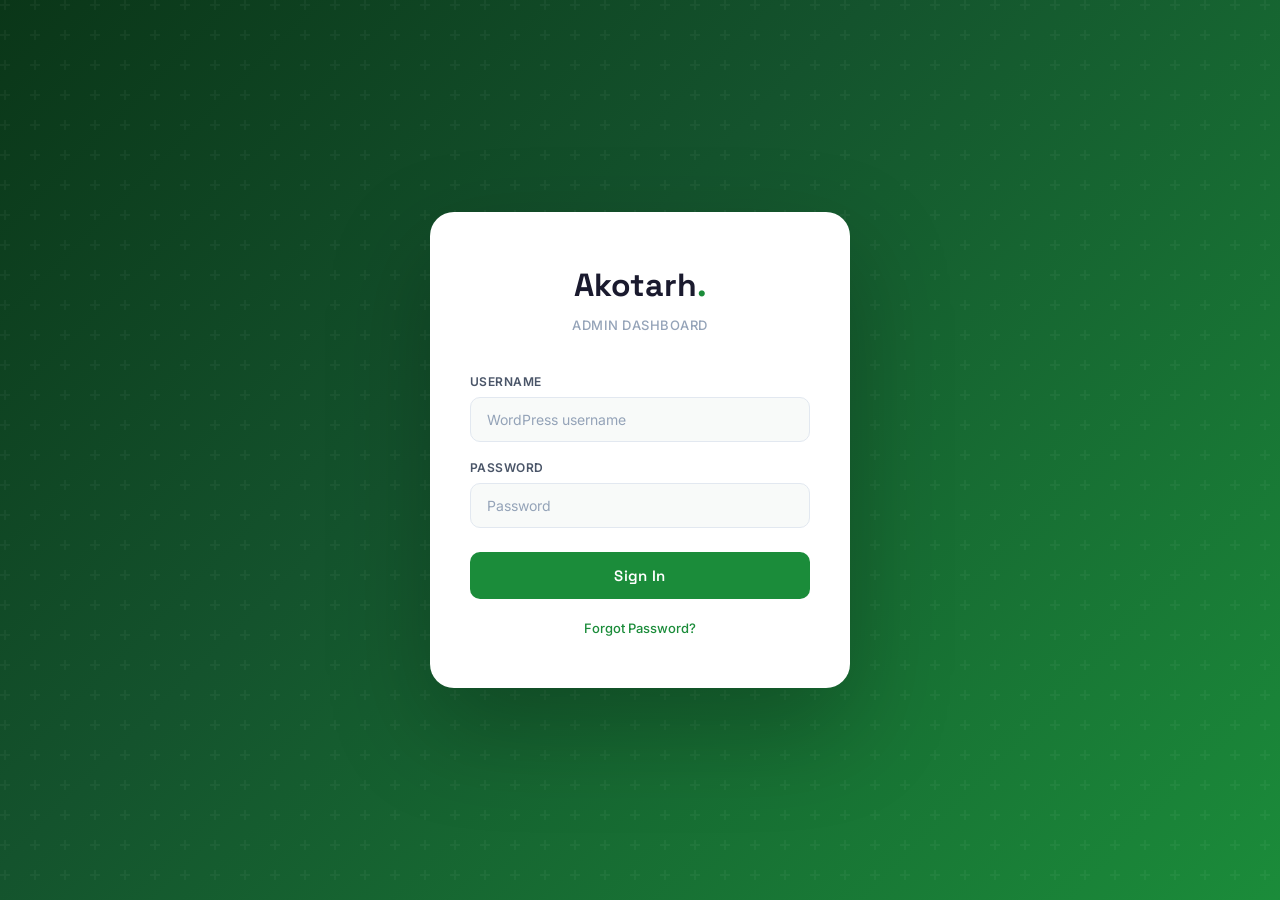
<file: admin/index.html>
<!DOCTYPE html>
<html lang="en">
<head>
<meta charset="UTF-8"/>
<meta name="viewport" content="width=device-width,initial-scale=1.0"/>
<title>Dashboard | Akotarh Akoson</title>
<meta name="robots" content="noindex,nofollow"/>
<link rel="preconnect" href="https://fonts.googleapis.com"/>
<link rel="preconnect" href="https://fonts.gstatic.com" crossorigin/>
<link href="https://fonts.googleapis.com/css2?family=Inter:wght@300;400;500;600;700&family=Space+Grotesk:wght@400;500;600;700&display=swap" rel="stylesheet"/>
<style>
*,*::before,*::after{box-sizing:border-box;margin:0;padding:0}
html{scroll-behavior:smooth}
body{font-family:'Inter',system-ui,sans-serif;background:#f8faf9;color:#1a1a2e;line-height:1.6;-webkit-font-smoothing:antialiased;overflow-x:hidden}
a{color:inherit;text-decoration:none}
button{cursor:pointer;font-family:inherit;border:none;background:none}
img{display:block;max-width:100%}
input,textarea,select{font-family:inherit;font-size:inherit}
::selection{background:rgba(27,140,58,.15)}

:root{
  --primary:#1B8C3A;--primary-dark:#14532d;--primary-light:#22C55E;--primary-bg:rgba(27,140,58,.06);
  --darker:#0a3618;--text:#1a1a2e;--text-secondary:#4a5568;--text-light:#94a3b8;
  --bg:#f8faf9;--bg-white:#ffffff;--bg-card:#ffffff;--bg-sidebar:#0f2b1a;
  --border:#e2e8f0;--border-light:#f1f5f9;
  --danger:#ef4444;--danger-bg:rgba(239,68,68,.08);
  --warning:#f59e0b;--warning-bg:rgba(245,158,11,.08);
  --info:#3b82f6;--info-bg:rgba(59,130,246,.08);
  --success:#22c55e;--success-bg:rgba(34,197,94,.08);
  --shadow-sm:0 1px 3px rgba(0,0,0,.06);--shadow:0 4px 16px rgba(0,0,0,.06);--shadow-lg:0 12px 40px rgba(0,0,0,.1);
  --radius:10px;--radius-lg:16px;--radius-xl:20px;
  --ease:cubic-bezier(.4,0,.2,1);
  --sidebar-w:260px;
}

/* ═══════════════════════════════════
   LOGIN SCREEN
   ═══════════════════════════════════ */
.login-screen{position:fixed;inset:0;z-index:9999;display:flex;align-items:center;justify-content:center;background:linear-gradient(135deg,var(--darker) 0%,var(--primary-dark) 40%,#1B8C3A 100%);transition:opacity .5s,visibility .5s}
.login-screen.hidden{opacity:0;visibility:hidden;pointer-events:none}
.login-bg-pattern{position:absolute;inset:0;background-image:url("data:image/svg+xml,%3Csvg width='60' height='60' viewBox='0 0 60 60' xmlns='http://www.w3.org/2000/svg'%3E%3Cg fill='none' fill-rule='evenodd'%3E%3Cg fill='%23ffffff' fill-opacity='0.04'%3E%3Cpath d='M36 34v-4h-2v4h-4v2h4v4h2v-4h4v-2h-4zm0-30V0h-2v4h-4v2h4v4h2V6h4V4h-4zM6 34v-4H4v4H0v2h4v4h2v-4h4v-2H6zM6 4V0H4v4H0v2h4v4h2V6h4V4H6z'/%3E%3C/g%3E%3C/g%3E%3C/svg%3E")}
.login-card{position:relative;background:var(--bg-white);border-radius:24px;padding:48px 40px;width:420px;max-width:calc(100% - 32px);box-shadow:0 40px 100px rgba(0,0,0,.25);text-align:center}
.login-logo{font-family:'Space Grotesk',sans-serif;font-size:32px;font-weight:700;color:var(--text);margin-bottom:4px}
.login-logo span{color:var(--primary)}
.login-sub{font-size:13px;color:var(--text-light);margin-bottom:36px;font-weight:500;letter-spacing:.04em;text-transform:uppercase}
.login-field{position:relative;margin-bottom:16px;text-align:left}
.login-field label{display:block;font-size:12px;font-weight:600;color:var(--text-secondary);margin-bottom:6px;letter-spacing:.04em;text-transform:uppercase}
.login-field input{width:100%;padding:13px 16px;border:1.5px solid var(--border);border-radius:var(--radius);font-size:14px;color:var(--text);outline:none;transition:border-color .3s,box-shadow .3s;background:var(--bg)}
.login-field input:focus{border-color:var(--primary);box-shadow:0 0 0 3px rgba(27,140,58,.1)}
.login-field input::placeholder{color:var(--text-light)}
.login-error{background:var(--danger-bg);color:var(--danger);font-size:13px;font-weight:500;padding:10px 16px;border-radius:var(--radius);margin-bottom:16px;display:none;text-align:left}
.login-btn{width:100%;padding:14px;background:var(--primary);color:#fff;font-family:'Space Grotesk',sans-serif;font-size:15px;font-weight:600;border-radius:var(--radius);border:none;cursor:pointer;transition:all .3s;margin-top:8px;letter-spacing:.02em}
.login-btn:hover{background:var(--primary-light);transform:translateY(-1px);box-shadow:0 8px 24px rgba(27,140,58,.3)}
.login-btn:disabled{opacity:.6;cursor:not-allowed;transform:none}

/* ═══════════════════════════════════
   APP LAYOUT
   ═══════════════════════════════════ */
.app{display:none;min-height:100vh}
.app.visible{display:flex}

/* SIDEBAR */
.sidebar{width:var(--sidebar-w);background:var(--bg-sidebar);color:#fff;position:fixed;top:0;left:0;bottom:0;z-index:100;display:flex;flex-direction:column;transition:transform .3s var(--ease);overflow-y:auto}
.sidebar-brand{padding:24px 24px 20px;border-bottom:1px solid rgba(255,255,255,.08)}
.sidebar-brand-name{font-family:'Space Grotesk',sans-serif;font-size:22px;font-weight:700;color:#fff}
.sidebar-brand-name span{color:var(--primary-light)}
.sidebar-brand-tag{font-size:10px;font-weight:600;letter-spacing:.15em;text-transform:uppercase;color:rgba(255,255,255,.35);margin-top:2px}
.sidebar-nav{flex:1;padding:16px 12px}
.sidebar-section{font-size:10px;font-weight:700;letter-spacing:.18em;text-transform:uppercase;color:rgba(255,255,255,.3);padding:16px 12px 8px}
.sidebar-link{display:flex;align-items:center;gap:12px;padding:11px 14px;border-radius:var(--radius);font-size:13px;font-weight:500;color:rgba(255,255,255,.6);transition:all .2s;margin-bottom:2px;cursor:pointer}
.sidebar-link:hover{color:#fff;background:rgba(255,255,255,.06)}
.sidebar-link.active{color:#fff;background:rgba(34,197,94,.15);font-weight:600}
.sidebar-link svg{width:18px;height:18px;flex-shrink:0;opacity:.7}
.sidebar-link.active svg{opacity:1;color:var(--primary-light)}
.sidebar-link .badge{margin-left:auto;background:var(--primary);color:#fff;font-size:10px;font-weight:700;padding:2px 8px;border-radius:100px;min-width:20px;text-align:center}
.sidebar-footer{padding:16px 20px;border-top:1px solid rgba(255,255,255,.08)}
.sidebar-user{display:flex;align-items:center;gap:10px}
.sidebar-avatar{width:36px;height:36px;border-radius:50%;background:rgba(255,255,255,.1);display:flex;align-items:center;justify-content:center;font-size:14px;font-weight:700;color:var(--primary-light);overflow:hidden}
.sidebar-avatar img{width:100%;height:100%;object-fit:cover}
.sidebar-user-info{flex:1;min-width:0}
.sidebar-user-name{font-size:13px;font-weight:600;color:rgba(255,255,255,.9);white-space:nowrap;overflow:hidden;text-overflow:ellipsis}
.sidebar-user-role{font-size:11px;color:rgba(255,255,255,.4)}
.sidebar-logout{padding:6px;border-radius:6px;color:rgba(255,255,255,.4);transition:all .2s;cursor:pointer;background:none;border:none}
.sidebar-logout:hover{color:#fff;background:rgba(255,255,255,.08)}

/* MAIN CONTENT */
.main{flex:1;margin-left:var(--sidebar-w);min-height:100vh}
.topbar{background:var(--bg-white);border-bottom:1px solid var(--border);padding:16px 32px;display:flex;align-items:center;justify-content:space-between;position:sticky;top:0;z-index:50}
.topbar-left{display:flex;align-items:center;gap:16px}
.topbar-title{font-family:'Space Grotesk',sans-serif;font-size:20px;font-weight:700;color:var(--text)}
.topbar-right{display:flex;align-items:center;gap:12px}
.mobile-toggle{display:none;padding:8px;border-radius:var(--radius);color:var(--text-secondary);background:none;border:none;cursor:pointer}
.content{padding:28px 32px}

/* ═══════════════════════════════════
   CARDS & COMPONENTS
   ═══════════════════════════════════ */
.stat-grid{display:grid;grid-template-columns:repeat(4,1fr);gap:20px;margin-bottom:28px}
.stat-card{background:var(--bg-card);border:1px solid var(--border);border-radius:var(--radius-lg);padding:24px;transition:all .3s var(--ease)}
.stat-card:hover{transform:translateY(-2px);box-shadow:var(--shadow)}
.stat-icon{width:44px;height:44px;border-radius:12px;display:flex;align-items:center;justify-content:center;margin-bottom:16px}
.stat-icon svg{width:22px;height:22px}
.stat-icon.green{background:var(--success-bg);color:var(--primary)}
.stat-icon.blue{background:var(--info-bg);color:var(--info)}
.stat-icon.orange{background:var(--warning-bg);color:var(--warning)}
.stat-icon.purple{background:rgba(168,85,247,.08);color:#a855f7}
.stat-value{font-family:'Space Grotesk',sans-serif;font-size:32px;font-weight:700;color:var(--text);line-height:1}
.stat-label{font-size:13px;color:var(--text-light);margin-top:4px;font-weight:500}

.card{background:var(--bg-card);border:1px solid var(--border);border-radius:var(--radius-lg);overflow:hidden}
.card-header{padding:20px 24px;border-bottom:1px solid var(--border-light);display:flex;align-items:center;justify-content:space-between}
.card-title{font-family:'Space Grotesk',sans-serif;font-size:16px;font-weight:700;color:var(--text)}
.card-body{padding:24px}

/* BUTTONS */
.btn{display:inline-flex;align-items:center;gap:8px;font-family:'Space Grotesk',sans-serif;font-size:13px;font-weight:600;padding:10px 20px;border-radius:var(--radius);border:none;cursor:pointer;transition:all .2s;letter-spacing:.02em;white-space:nowrap}
.btn-primary{background:var(--primary);color:#fff}
.btn-primary:hover{background:var(--primary-light);transform:translateY(-1px);box-shadow:0 4px 16px rgba(27,140,58,.25)}
.btn-secondary{background:var(--bg);color:var(--text-secondary);border:1px solid var(--border)}
.btn-secondary:hover{border-color:var(--primary);color:var(--primary)}
.btn-danger{background:var(--danger-bg);color:var(--danger)}
.btn-danger:hover{background:var(--danger);color:#fff}
.btn-sm{padding:7px 14px;font-size:12px}
.btn-icon{padding:8px;border-radius:8px}
.btn:disabled{opacity:.5;cursor:not-allowed;transform:none!important}

/* TABLE */
.table-wrap{overflow-x:auto}
table{width:100%;border-collapse:collapse}
thead th{font-family:'Space Grotesk',sans-serif;font-size:11px;font-weight:700;letter-spacing:.1em;text-transform:uppercase;color:var(--text-light);padding:12px 16px;text-align:left;border-bottom:1px solid var(--border);background:var(--bg)}
tbody td{padding:14px 16px;border-bottom:1px solid var(--border-light);font-size:14px;color:var(--text);vertical-align:middle}
tbody tr{transition:background .15s}
tbody tr:hover{background:rgba(27,140,58,.02)}
.status-badge{display:inline-flex;align-items:center;gap:5px;font-size:11px;font-weight:600;padding:4px 10px;border-radius:100px;text-transform:capitalize}
.status-badge.publish{background:var(--success-bg);color:var(--primary)}
.status-badge.draft{background:var(--warning-bg);color:var(--warning)}
.status-badge.trash{background:var(--danger-bg);color:var(--danger)}
.actions-cell{display:flex;gap:6px}
.actions-cell button{padding:6px 10px;border-radius:6px;font-size:12px;font-weight:500;border:1px solid var(--border);background:var(--bg-white);color:var(--text-secondary);cursor:pointer;transition:all .2s}
.actions-cell button:hover{border-color:var(--primary);color:var(--primary)}
.actions-cell button.del:hover{border-color:var(--danger);color:var(--danger)}

/* FORM */
.form-group{margin-bottom:20px}
.form-group label{display:block;font-size:12px;font-weight:600;color:var(--text-secondary);margin-bottom:6px;letter-spacing:.04em;text-transform:uppercase}
.form-input{width:100%;padding:11px 16px;border:1.5px solid var(--border);border-radius:var(--radius);font-size:14px;color:var(--text);outline:none;background:var(--bg);transition:border-color .3s,box-shadow .3s}
.form-input:focus{border-color:var(--primary);box-shadow:0 0 0 3px rgba(27,140,58,.08)}
textarea.form-input{min-height:200px;resize:vertical;line-height:1.7}
select.form-input{cursor:pointer;appearance:none;background-image:url("data:image/svg+xml,%3Csvg width='12' height='8' viewBox='0 0 12 8' fill='none' xmlns='http://www.w3.org/2000/svg'%3E%3Cpath d='M1 1.5L6 6.5L11 1.5' stroke='%2394a3b8' stroke-width='2' stroke-linecap='round'/%3E%3C/svg%3E");background-repeat:no-repeat;background-position:right 14px center}
.form-row{display:grid;grid-template-columns:1fr 1fr;gap:16px}
.form-help{font-size:12px;color:var(--text-light);margin-top:4px}
.topic-checkboxes{display:flex;flex-wrap:wrap;gap:8px;margin-top:4px}
.topic-check{position:relative}
.topic-check input{position:absolute;opacity:0;pointer-events:none}
.topic-check label{display:inline-flex;align-items:center;gap:6px;padding:6px 14px;border-radius:100px;border:1.5px solid var(--border);font-size:12px;font-weight:600;color:var(--text-secondary);cursor:pointer;transition:all .2s;user-select:none}
.topic-check input:checked + label{border-color:var(--primary);background:var(--primary-bg);color:var(--primary)}

/* MEDIA GRID */
.media-grid{display:grid;grid-template-columns:repeat(auto-fill,minmax(160px,1fr));gap:16px}
.media-item{position:relative;border-radius:var(--radius-lg);overflow:hidden;border:2px solid transparent;cursor:pointer;transition:all .2s;aspect-ratio:1;background:var(--bg)}
.media-item:hover{border-color:var(--primary);transform:translateY(-2px);box-shadow:var(--shadow)}
.media-item.selected{border-color:var(--primary);box-shadow:0 0 0 3px rgba(27,140,58,.15)}
.media-item img{width:100%;height:100%;object-fit:cover}
.media-item-overlay{position:absolute;inset:0;background:linear-gradient(to top,rgba(0,0,0,.6),transparent 50%);opacity:0;transition:opacity .2s;display:flex;align-items:flex-end;padding:10px}
.media-item:hover .media-item-overlay{opacity:1}
.media-item-name{font-size:11px;color:#fff;font-weight:500;white-space:nowrap;overflow:hidden;text-overflow:ellipsis}
.media-upload-zone{border:2px dashed var(--border);border-radius:var(--radius-lg);padding:48px 24px;text-align:center;cursor:pointer;transition:all .3s;background:var(--bg)}
.media-upload-zone:hover,.media-upload-zone.dragover{border-color:var(--primary);background:var(--primary-bg)}
.media-upload-zone svg{margin:0 auto 12px;color:var(--text-light)}
.media-upload-zone p{font-size:14px;color:var(--text-secondary);font-weight:500}
.media-upload-zone span{font-size:12px;color:var(--text-light)}

/* PORTFOLIO SECTIONS */
.portfolio-section{background:var(--bg-card);border:1px solid var(--border);border-radius:var(--radius-lg);padding:24px;margin-bottom:16px;transition:all .3s}
.portfolio-section:hover{box-shadow:var(--shadow-sm)}
.portfolio-section-header{display:flex;align-items:center;justify-content:space-between;margin-bottom:16px;cursor:pointer}
.portfolio-section-title{font-family:'Space Grotesk',sans-serif;font-size:15px;font-weight:700;color:var(--text);display:flex;align-items:center;gap:10px}
.portfolio-section-title .page-tag{font-size:10px;font-weight:600;padding:3px 10px;border-radius:100px;background:var(--primary-bg);color:var(--primary);letter-spacing:.06em;text-transform:uppercase}
.portfolio-section-chevron{transition:transform .3s;color:var(--text-light)}
.portfolio-section.collapsed .portfolio-section-body{display:none}
.portfolio-section.collapsed .portfolio-section-chevron{transform:rotate(-90deg)}

/* MODAL */
.modal-overlay{position:fixed;inset:0;z-index:1000;background:rgba(0,0,0,.5);backdrop-filter:blur(3px);display:flex;align-items:flex-start;justify-content:center;padding:40px 20px;overflow-y:auto;opacity:0;visibility:hidden;transition:all .3s}
.modal-overlay.open{opacity:1;visibility:visible}
.modal-box{background:var(--bg-white);border-radius:var(--radius-xl);width:720px;max-width:100%;box-shadow:var(--shadow-lg);transform:translateY(20px) scale(.97);transition:transform .3s var(--ease)}
.modal-overlay.open .modal-box{transform:translateY(0) scale(1)}
.modal-head{display:flex;align-items:center;justify-content:space-between;padding:24px 28px;border-bottom:1px solid var(--border)}
.modal-head h2{font-family:'Space Grotesk',sans-serif;font-size:18px;font-weight:700;color:var(--text)}
.modal-close{width:32px;height:32px;border-radius:8px;display:flex;align-items:center;justify-content:center;color:var(--text-light);background:none;border:none;cursor:pointer;transition:all .2s;font-size:20px}
.modal-close:hover{background:var(--bg);color:var(--text)}
.modal-body{padding:28px}
.modal-foot{display:flex;align-items:center;justify-content:flex-end;gap:10px;padding:16px 28px;border-top:1px solid var(--border)}

/* TOAST */
.toast-container{position:fixed;bottom:24px;right:24px;z-index:9999;display:flex;flex-direction:column;gap:8px}
.toast{padding:14px 20px;border-radius:var(--radius);font-size:13px;font-weight:500;color:#fff;box-shadow:var(--shadow-lg);animation:toastIn .3s var(--ease);max-width:360px;display:flex;align-items:center;gap:10px}
.toast.success{background:#16a34a}
.toast.error{background:#dc2626}
.toast.info{background:#2563eb}
@keyframes toastIn{from{opacity:0;transform:translateY(10px) scale(.95)}to{opacity:1;transform:translateY(0) scale(1)}}

/* EMPTY STATE */
.empty{text-align:center;padding:60px 20px}
.empty svg{margin:0 auto 16px;color:var(--text-light);opacity:.4}
.empty h3{font-family:'Space Grotesk',sans-serif;font-size:18px;color:var(--text);margin-bottom:6px}
.empty p{font-size:14px;color:var(--text-light);max-width:360px;margin:0 auto 20px}

/* LOADING */
.spinner{width:24px;height:24px;border:2.5px solid var(--border);border-top-color:var(--primary);border-radius:50%;animation:spin .7s linear infinite;margin:0 auto}
@keyframes spin{to{transform:rotate(360deg)}}
.loading-full{display:flex;align-items:center;justify-content:center;padding:80px 20px;flex-direction:column;gap:12px}
.loading-full p{font-size:13px;color:var(--text-light)}

/* ═══════════════════════════════════
   PAGES (toggle via JS)
   ═══════════════════════════════════ */
.page{display:none}
.page.active{display:block}

/* ═══════════════════════════════════
   RESPONSIVE
   ═══════════════════════════════════ */
@media(max-width:1024px){
  .stat-grid{grid-template-columns:repeat(2,1fr)}
}
@media(max-width:768px){
  .sidebar{transform:translateX(-100%)}
  .sidebar.open{transform:translateX(0)}
  .main{margin-left:0}
  .mobile-toggle{display:block}
  .topbar{padding:12px 16px}
  .content{padding:20px 16px}
  .stat-grid{grid-template-columns:1fr 1fr}
  .form-row{grid-template-columns:1fr}
  .modal-body{padding:20px}
  .media-grid{grid-template-columns:repeat(auto-fill,minmax(120px,1fr))}
}
@media(max-width:480px){
  .stat-grid{grid-template-columns:1fr}
  .login-card{padding:32px 24px}
}

/* SIDEBAR MOBILE OVERLAY */
.sidebar-overlay{display:none;position:fixed;inset:0;background:rgba(0,0,0,.4);z-index:99}
@media(max-width:768px){.sidebar-overlay.open{display:block}}

/* Rich text toolbar */
.editor-toolbar{display:flex;flex-wrap:wrap;gap:4px;padding:8px 12px;background:var(--bg);border:1.5px solid var(--border);border-bottom:none;border-radius:var(--radius) var(--radius) 0 0}
.editor-toolbar button{padding:6px 10px;border-radius:6px;font-size:13px;color:var(--text-secondary);background:none;border:none;cursor:pointer;transition:all .15s;font-weight:600}
.editor-toolbar button:hover{background:var(--primary-bg);color:var(--primary)}
.editor-toolbar button.active{background:var(--primary-bg);color:var(--primary)}
.editor-area{min-height:280px;padding:16px;border:1.5px solid var(--border);border-radius:0 0 var(--radius) var(--radius);outline:none;font-size:14px;line-height:1.8;color:var(--text);background:var(--bg-white)}
.editor-area:focus{border-color:var(--primary)}
.editor-area h2{font-size:20px;margin:16px 0 8px;font-weight:700}
.editor-area h3{font-size:17px;margin:12px 0 6px;font-weight:700}
.editor-area p{margin-bottom:12px}
.editor-area ul,.editor-area ol{margin:8px 0;padding-left:24px}
.editor-area blockquote{border-left:3px solid var(--primary);padding:8px 16px;margin:12px 0;background:var(--primary-bg);border-radius:0 8px 8px 0;font-style:italic}
.editor-area a{color:var(--primary);text-decoration:underline}

/* Thumbnail preview in form */
.thumb-preview{width:100%;max-height:200px;object-fit:cover;border-radius:var(--radius);margin-top:8px;border:1px solid var(--border)}
.thumb-select-btn{margin-top:8px}
</style>
</head>
<body>

<!-- ═══════ LOGIN ═══════ -->
<div class="login-screen" id="loginScreen">
  <div class="login-bg-pattern"></div>
  <div class="login-card">
    <div class="login-logo">Akotarh<span>.</span></div>
    <div class="login-sub">Admin Dashboard</div>
    <div class="login-error" id="loginError"></div>
    <!-- LOGIN FORM -->
    <form id="loginForm" autocomplete="on">
      <div class="login-field">
        <label>Username</label>
        <input type="text" id="loginUser" placeholder="WordPress username" autocomplete="username" required/>
      </div>
      <div class="login-field">
        <label>Password</label>
        <input type="password" id="loginPass" placeholder="Password" autocomplete="current-password" required/>
      </div>
      <button type="submit" class="login-btn" id="loginBtn">Sign In</button>
      <p style="margin-top:16px"><a href="#" id="showForgot" style="font-size:13px;color:var(--primary);font-weight:500">Forgot Password?</a></p>
    </form>
    <!-- FORGOT PASSWORD FORM -->
    <form id="forgotForm" style="display:none" autocomplete="off">
      <div class="login-field">
        <label>Email Address</label>
        <input type="email" id="forgotEmail" placeholder="Enter your admin email" required/>
      </div>
      <button type="submit" class="login-btn" id="forgotBtn">Send Reset Link</button>
      <p style="margin-top:16px"><a href="#" id="showLogin" style="font-size:13px;color:var(--primary);font-weight:500">Back to Sign In</a></p>
    </form>
    <div id="forgotSuccess" style="display:none;padding:16px;background:var(--success-bg);border-radius:var(--radius);margin-top:0">
      <p style="font-size:14px;color:var(--primary);font-weight:500;margin-bottom:8px">Check your email</p>
      <p style="font-size:13px;color:var(--text-secondary)">If an account exists with that email, a password reset link has been sent. Check your inbox and spam folder.</p>
      <p style="margin-top:16px"><a href="#" id="showLoginAfterReset" style="font-size:13px;color:var(--primary);font-weight:500">Back to Sign In</a></p>
    </div>
  </div>
</div>

<!-- ═══════ APP SHELL ═══════ -->
<div class="app" id="app">
  <div class="sidebar-overlay" id="sidebarOverlay"></div>

  <!-- SIDEBAR -->
  <aside class="sidebar" id="sidebar">
    <div class="sidebar-brand">
      <div class="sidebar-brand-name">Akotarh<span>.</span></div>
      <div class="sidebar-brand-tag">Content Dashboard</div>
    </div>
    <nav class="sidebar-nav">
      <div class="sidebar-section">Main</div>
      <a class="sidebar-link active" data-page="dashboard">
        <svg viewBox="0 0 24 24" fill="none" stroke="currentColor" stroke-width="2" stroke-linecap="round" stroke-linejoin="round"><rect x="3" y="3" width="7" height="7" rx="1"/><rect x="14" y="3" width="7" height="7" rx="1"/><rect x="3" y="14" width="7" height="7" rx="1"/><rect x="14" y="14" width="7" height="7" rx="1"/></svg>
        Dashboard
      </a>
      <div class="sidebar-section">Content</div>
      <a class="sidebar-link" data-page="insights">
        <svg viewBox="0 0 24 24" fill="none" stroke="currentColor" stroke-width="2" stroke-linecap="round" stroke-linejoin="round"><path d="M12 20h9"/><path d="M16.5 3.5a2.121 2.121 0 013 3L7 19l-4 1 1-4L16.5 3.5z"/></svg>
        Insights
        <span class="badge" id="insightCount">0</span>
      </a>
      <a class="sidebar-link" data-page="media">
        <svg viewBox="0 0 24 24" fill="none" stroke="currentColor" stroke-width="2" stroke-linecap="round" stroke-linejoin="round"><rect x="3" y="3" width="18" height="18" rx="2"/><circle cx="8.5" cy="8.5" r="1.5"/><path d="M21 15l-5-5L5 21"/></svg>
        Media Library
      </a>
      <div class="sidebar-section">Portfolio</div>
      <a class="sidebar-link" data-page="portfolio">
        <svg viewBox="0 0 24 24" fill="none" stroke="currentColor" stroke-width="2" stroke-linecap="round" stroke-linejoin="round"><path d="M3 9l9-7 9 7v11a2 2 0 01-2 2H5a2 2 0 01-2-2z"/><polyline points="9 22 9 12 15 12 15 22"/></svg>
        Portfolio Sections
      </a>
      <div class="sidebar-section">Settings</div>
      <a class="sidebar-link" data-page="settings">
        <svg viewBox="0 0 24 24" fill="none" stroke="currentColor" stroke-width="2" stroke-linecap="round" stroke-linejoin="round"><circle cx="12" cy="12" r="3"/><path d="M19.4 15a1.65 1.65 0 00.33 1.82l.06.06a2 2 0 010 2.83 2 2 0 01-2.83 0l-.06-.06a1.65 1.65 0 00-1.82-.33 1.65 1.65 0 00-1 1.51V21a2 2 0 01-4 0v-.09A1.65 1.65 0 009 19.4a1.65 1.65 0 00-1.82.33l-.06.06a2 2 0 01-2.83-2.83l.06-.06A1.65 1.65 0 004.68 15a1.65 1.65 0 00-1.51-1H3a2 2 0 010-4h.09A1.65 1.65 0 004.6 9a1.65 1.65 0 00-.33-1.82l-.06-.06a2 2 0 012.83-2.83l.06.06A1.65 1.65 0 009 4.68a1.65 1.65 0 001-1.51V3a2 2 0 014 0v.09a1.65 1.65 0 001 1.51 1.65 1.65 0 001.82-.33l.06-.06a2 2 0 012.83 2.83l-.06.06A1.65 1.65 0 0019.4 9a1.65 1.65 0 001.51 1H21a2 2 0 010 4h-.09a1.65 1.65 0 00-1.51 1z"/></svg>
        Account Settings
      </a>
      <a class="sidebar-link" onclick="window.open('https://akotarhakoson.com','_blank')">
        <svg viewBox="0 0 24 24" fill="none" stroke="currentColor" stroke-width="2" stroke-linecap="round" stroke-linejoin="round"><path d="M18 13v6a2 2 0 01-2 2H5a2 2 0 01-2-2V8a2 2 0 012-2h6"/><polyline points="15 3 21 3 21 9"/><line x1="10" y1="14" x2="21" y2="3"/></svg>
        View Live Site
      </a>
    </nav>
    <div class="sidebar-footer">
      <div class="sidebar-user">
        <div class="sidebar-avatar" id="sidebarAvatar">A</div>
        <div class="sidebar-user-info">
          <div class="sidebar-user-name" id="sidebarName">Admin</div>
          <div class="sidebar-user-role">Administrator</div>
        </div>
        <button class="sidebar-logout" id="logoutBtn" title="Sign out">
          <svg width="18" height="18" viewBox="0 0 24 24" fill="none" stroke="currentColor" stroke-width="2" stroke-linecap="round" stroke-linejoin="round"><path d="M9 21H5a2 2 0 01-2-2V5a2 2 0 012-2h4"/><polyline points="16 17 21 12 16 7"/><line x1="21" y1="12" x2="9" y2="12"/></svg>
        </button>
      </div>
    </div>
  </aside>

  <!-- MAIN -->
  <div class="main">
    <div class="topbar">
      <div class="topbar-left">
        <button class="mobile-toggle" id="mobileToggle">
          <svg width="22" height="22" viewBox="0 0 24 24" fill="none" stroke="currentColor" stroke-width="2" stroke-linecap="round" stroke-linejoin="round"><line x1="3" y1="6" x2="21" y2="6"/><line x1="3" y1="12" x2="21" y2="12"/><line x1="3" y1="18" x2="21" y2="18"/></svg>
        </button>
        <h1 class="topbar-title" id="pageTitle">Dashboard</h1>
      </div>
      <div class="topbar-right">
        <button class="btn btn-primary" id="newInsightTopBtn" style="display:none" onclick="openInsightEditor()">
          <svg width="16" height="16" viewBox="0 0 24 24" fill="none" stroke="currentColor" stroke-width="2.5" stroke-linecap="round"><line x1="12" y1="5" x2="12" y2="19"/><line x1="5" y1="12" x2="19" y2="12"/></svg>
          New Insight
        </button>
      </div>
    </div>

    <div class="content">
      <!-- ═══ DASHBOARD PAGE ═══ -->
      <div class="page active" id="page-dashboard">
        <div class="stat-grid" id="statsGrid">
          <div class="stat-card"><div class="stat-icon green"><svg viewBox="0 0 24 24" fill="none" stroke="currentColor" stroke-width="2"><path d="M12 20h9"/><path d="M16.5 3.5a2.121 2.121 0 013 3L7 19l-4 1 1-4L16.5 3.5z"/></svg></div><div class="stat-value" id="statPublished">-</div><div class="stat-label">Published Insights</div></div>
          <div class="stat-card"><div class="stat-icon orange"><svg viewBox="0 0 24 24" fill="none" stroke="currentColor" stroke-width="2"><path d="M14 2H6a2 2 0 00-2 2v16a2 2 0 002 2h12a2 2 0 002-2V8z"/><polyline points="14 2 14 8 20 8"/></svg></div><div class="stat-value" id="statDrafts">-</div><div class="stat-label">Drafts</div></div>
          <div class="stat-card"><div class="stat-icon blue"><svg viewBox="0 0 24 24" fill="none" stroke="currentColor" stroke-width="2"><path d="M20.59 13.41l-7.17 7.17a2 2 0 01-2.83 0L2 12V2h10l8.59 8.59a2 2 0 010 2.82z"/><line x1="7" y1="7" x2="7.01" y2="7"/></svg></div><div class="stat-value" id="statTopics">-</div><div class="stat-label">Topics</div></div>
          <div class="stat-card"><div class="stat-icon purple"><svg viewBox="0 0 24 24" fill="none" stroke="currentColor" stroke-width="2"><rect x="3" y="3" width="18" height="18" rx="2"/><circle cx="8.5" cy="8.5" r="1.5"/><path d="M21 15l-5-5L5 21"/></svg></div><div class="stat-value" id="statMedia">-</div><div class="stat-label">Media Files</div></div>
        </div>

        <div class="card">
          <div class="card-header">
            <span class="card-title">Recent Insights</span>
            <button class="btn btn-sm btn-primary" onclick="navigateTo('insights')">View All</button>
          </div>
          <div class="card-body" style="padding:0">
            <div class="table-wrap">
              <table>
                <thead><tr><th>Title</th><th>Date</th><th>Status</th></tr></thead>
                <tbody id="recentTable"><tr><td colspan="3" style="text-align:center;padding:40px;color:var(--text-light)">Loading...</td></tr></tbody>
              </table>
            </div>
          </div>
        </div>
      </div>

      <!-- ═══ INSIGHTS PAGE ═══ -->
      <div class="page" id="page-insights">
        <div style="display:flex;align-items:center;justify-content:space-between;margin-bottom:20px;flex-wrap:wrap;gap:12px">
          <div style="display:flex;gap:10px;flex-wrap:wrap">
            <input type="text" class="form-input" id="insightSearch" placeholder="Search insights..." style="width:280px;padding:9px 16px"/>
            <select class="form-input" id="insightStatusFilter" style="width:160px;padding:9px 16px">
              <option value="any">All Status</option>
              <option value="publish">Published</option>
              <option value="draft">Drafts</option>
            </select>
          </div>
          <button class="btn btn-primary" onclick="openInsightEditor()">
            <svg width="16" height="16" viewBox="0 0 24 24" fill="none" stroke="currentColor" stroke-width="2.5" stroke-linecap="round"><line x1="12" y1="5" x2="12" y2="19"/><line x1="5" y1="12" x2="19" y2="12"/></svg>
            New Insight
          </button>
        </div>
        <div class="card">
          <div class="card-body" style="padding:0">
            <div class="table-wrap">
              <table>
                <thead><tr><th>Title</th><th>Topics</th><th>Date</th><th>Status</th><th>Actions</th></tr></thead>
                <tbody id="insightsTable"><tr><td colspan="5"><div class="loading-full"><div class="spinner"></div><p>Loading insights...</p></div></td></tr></tbody>
              </table>
            </div>
          </div>
        </div>
        <div style="display:flex;align-items:center;justify-content:between;margin-top:16px;gap:12px" id="insightsPagination"></div>
      </div>

      <!-- ═══ MEDIA PAGE ═══ -->
      <div class="page" id="page-media">
        <div class="media-upload-zone" id="uploadZone">
          <svg width="48" height="48" viewBox="0 0 24 24" fill="none" stroke="currentColor" stroke-width="1.5" stroke-linecap="round" stroke-linejoin="round"><path d="M21 15v4a2 2 0 01-2 2H5a2 2 0 01-2-2v-4"/><polyline points="17 8 12 3 7 8"/><line x1="12" y1="3" x2="12" y2="15"/></svg>
          <p>Drop images here or click to upload</p>
          <span>PNG, JPG, GIF, WebP up to 10MB</span>
          <input type="file" id="fileInput" accept="image/*" multiple hidden/>
        </div>
        <div style="margin-top:24px">
          <div class="media-grid" id="mediaGrid"></div>
        </div>
      </div>

      <!-- ═══ SETTINGS PAGE ═══ -->
      <div class="page" id="page-settings">
        <div style="display:grid;grid-template-columns:1fr 1fr;gap:20px">
          <!-- PROFILE -->
          <div class="card">
            <div class="card-header"><span class="card-title">Profile</span></div>
            <div class="card-body">
              <div class="form-group"><label>Display Name</label><input type="text" class="form-input" id="settDisplayName"/></div>
              <div class="form-row">
                <div class="form-group"><label>First Name</label><input type="text" class="form-input" id="settFirstName"/></div>
                <div class="form-group"><label>Last Name</label><input type="text" class="form-input" id="settLastName"/></div>
              </div>
              <button class="btn btn-primary btn-sm" onclick="saveProfile()">Save Profile</button>
            </div>
          </div>

          <!-- CHANGE EMAIL -->
          <div class="card">
            <div class="card-header"><span class="card-title">Change Email</span></div>
            <div class="card-body">
              <div class="form-group"><label>Current Email</label><input type="email" class="form-input" id="settCurrentEmail" disabled style="opacity:.6"/></div>
              <div class="form-group"><label>New Email</label><input type="email" class="form-input" id="settNewEmail" placeholder="new@example.com"/></div>
              <div class="form-group"><label>Confirm Password</label><input type="password" class="form-input" id="settEmailPass" placeholder="Enter password to confirm"/></div>
              <button class="btn btn-primary btn-sm" onclick="changeEmail()">Update Email</button>
            </div>
          </div>

          <!-- CHANGE PASSWORD -->
          <div class="card">
            <div class="card-header"><span class="card-title">Change Password</span></div>
            <div class="card-body">
              <div class="form-group"><label>Current Password</label><input type="password" class="form-input" id="settCurrentPass" placeholder="Current password"/></div>
              <div class="form-group"><label>New Password</label><input type="password" class="form-input" id="settNewPass" placeholder="New password (min. 8 characters)"/></div>
              <div class="form-group"><label>Confirm New Password</label><input type="password" class="form-input" id="settConfirmPass" placeholder="Repeat new password"/></div>
              <button class="btn btn-primary btn-sm" onclick="changePassword()">Update Password</button>
            </div>
          </div>

          <!-- API INFO -->
          <div class="card">
            <div class="card-header"><span class="card-title">API Configuration</span></div>
            <div class="card-body">
              <div class="form-group">
                <label>API Base URL</label>
                <input type="text" class="form-input" id="settApiBase" value="" disabled style="opacity:.6"/>
                <p class="form-help">This is where the dashboard connects to WordPress. Change this in the source code.</p>
              </div>
              <div class="form-group">
                <label>Account Info</label>
                <div style="font-size:13px;color:var(--text-secondary);line-height:1.8">
                  <div>Username: <strong id="settUsername" style="color:var(--text)">—</strong></div>
                  <div>Role: <strong id="settRole" style="color:var(--text)">—</strong></div>
                  <div>Registered: <strong id="settRegistered" style="color:var(--text)">—</strong></div>
                </div>
              </div>
            </div>
          </div>
        </div>
      </div>

      <!-- ═══ PORTFOLIO PAGE ═══ -->
      <div class="page" id="page-portfolio">
        <p style="font-size:14px;color:var(--text-secondary);margin-bottom:24px">Edit content sections across your portfolio pages. Changes are saved to WordPress and served via the API.</p>
        <div id="portfolioSections">
          <!-- Hero Section -->
          <div class="portfolio-section" data-section="hero">
            <div class="portfolio-section-header" onclick="this.parentElement.classList.toggle('collapsed')">
              <div class="portfolio-section-title">
                <span class="page-tag">Homepage</span> Hero Section
              </div>
              <svg class="portfolio-section-chevron" width="18" height="18" viewBox="0 0 24 24" fill="none" stroke="currentColor" stroke-width="2" stroke-linecap="round"><polyline points="6 9 12 15 18 9"/></svg>
            </div>
            <div class="portfolio-section-body">
              <div class="form-group"><label>Hero Title</label><input type="text" class="form-input portfolio-field" data-section="hero" data-key="title" placeholder="e.g. Akotarh Akoson"/></div>
              <div class="form-group"><label>Hero Subtitle</label><input type="text" class="form-input portfolio-field" data-section="hero" data-key="subtitle" placeholder="e.g. Senior Cybersecurity Analyst"/></div>
              <div class="form-group"><label>Hero Description</label><textarea class="form-input portfolio-field" data-section="hero" data-key="description" rows="3" placeholder="Main hero paragraph..."></textarea></div>
              <div class="form-group"><label>Typing Animation Roles (comma-separated)</label><input type="text" class="form-input portfolio-field" data-section="hero" data-key="roles" placeholder="Senior Cybersecurity Analyst, Civic-Tech Leader, ..."/></div>
              <button class="btn btn-primary btn-sm" onclick="savePortfolioSection('hero')">Save Hero</button>
            </div>
          </div>

          <!-- About Section -->
          <div class="portfolio-section" data-section="about">
            <div class="portfolio-section-header" onclick="this.parentElement.classList.toggle('collapsed')">
              <div class="portfolio-section-title">
                <span class="page-tag">About</span> About Page Content
              </div>
              <svg class="portfolio-section-chevron" width="18" height="18" viewBox="0 0 24 24" fill="none" stroke="currentColor" stroke-width="2" stroke-linecap="round"><polyline points="6 9 12 15 18 9"/></svg>
            </div>
            <div class="portfolio-section-body">
              <div class="form-group"><label>Professional Bio</label><textarea class="form-input portfolio-field" data-section="about" data-key="bio" rows="4" placeholder="Professional biography text..."></textarea></div>
              <div class="form-group"><label>Ventures Description</label><textarea class="form-input portfolio-field" data-section="about" data-key="ventures" rows="3" placeholder="ACS / Scholarstika / Mandem description..."></textarea></div>
              <div class="form-group"><label>Political Background</label><textarea class="form-input portfolio-field" data-section="about" data-key="political" rows="3" placeholder="Political career text..."></textarea></div>
              <button class="btn btn-primary btn-sm" onclick="savePortfolioSection('about')">Save About</button>
            </div>
          </div>

          <!-- Cybersecurity Section -->
          <div class="portfolio-section collapsed" data-section="cybersecurity">
            <div class="portfolio-section-header" onclick="this.parentElement.classList.toggle('collapsed')">
              <div class="portfolio-section-title">
                <span class="page-tag">Cybersecurity</span> Cybersecurity Page
              </div>
              <svg class="portfolio-section-chevron" width="18" height="18" viewBox="0 0 24 24" fill="none" stroke="currentColor" stroke-width="2" stroke-linecap="round"><polyline points="6 9 12 15 18 9"/></svg>
            </div>
            <div class="portfolio-section-body">
              <div class="form-group"><label>Role & Description</label><textarea class="form-input portfolio-field" data-section="cybersecurity" data-key="description" rows="4" placeholder="Current role and cybersecurity expertise..."></textarea></div>
              <div class="form-group"><label>Certifications (one per line)</label><textarea class="form-input portfolio-field" data-section="cybersecurity" data-key="certifications" rows="3" placeholder="CompTIA Security+&#10;CISSP&#10;..."></textarea></div>
              <button class="btn btn-primary btn-sm" onclick="savePortfolioSection('cybersecurity')">Save</button>
            </div>
          </div>

          <!-- Ventures Section -->
          <div class="portfolio-section collapsed" data-section="ventures">
            <div class="portfolio-section-header" onclick="this.parentElement.classList.toggle('collapsed')">
              <div class="portfolio-section-title">
                <span class="page-tag">Ventures</span> Ventures Page
              </div>
              <svg class="portfolio-section-chevron" width="18" height="18" viewBox="0 0 24 24" fill="none" stroke="currentColor" stroke-width="2" stroke-linecap="round"><polyline points="6 9 12 15 18 9"/></svg>
            </div>
            <div class="portfolio-section-body">
              <div class="form-group"><label>ACS Description</label><textarea class="form-input portfolio-field" data-section="ventures" data-key="acs" rows="3"></textarea></div>
              <div class="form-group"><label>Scholarstika Description</label><textarea class="form-input portfolio-field" data-section="ventures" data-key="scholarstika" rows="3"></textarea></div>
              <div class="form-group"><label>Mandem Description</label><textarea class="form-input portfolio-field" data-section="ventures" data-key="mandem" rows="3"></textarea></div>
              <button class="btn btn-primary btn-sm" onclick="savePortfolioSection('ventures')">Save</button>
            </div>
          </div>

          <!-- Contact Section -->
          <div class="portfolio-section collapsed" data-section="contact">
            <div class="portfolio-section-header" onclick="this.parentElement.classList.toggle('collapsed')">
              <div class="portfolio-section-title">
                <span class="page-tag">Contact</span> Contact Info
              </div>
              <svg class="portfolio-section-chevron" width="18" height="18" viewBox="0 0 24 24" fill="none" stroke="currentColor" stroke-width="2" stroke-linecap="round"><polyline points="6 9 12 15 18 9"/></svg>
            </div>
            <div class="portfolio-section-body">
              <div class="form-row">
                <div class="form-group"><label>Email</label><input type="email" class="form-input portfolio-field" data-section="contact" data-key="email"/></div>
                <div class="form-group"><label>Phone</label><input type="text" class="form-input portfolio-field" data-section="contact" data-key="phone"/></div>
              </div>
              <div class="form-row">
                <div class="form-group"><label>LinkedIn URL</label><input type="url" class="form-input portfolio-field" data-section="contact" data-key="linkedin"/></div>
                <div class="form-group"><label>Twitter/X URL</label><input type="url" class="form-input portfolio-field" data-section="contact" data-key="twitter"/></div>
              </div>
              <div class="form-group"><label>Facebook URL</label><input type="url" class="form-input portfolio-field" data-section="contact" data-key="facebook"/></div>
              <button class="btn btn-primary btn-sm" onclick="savePortfolioSection('contact')">Save Contact</button>
            </div>
          </div>
        </div>
      </div>
    </div>
  </div>
</div>

<!-- ═══ INSIGHT EDITOR MODAL ═══ -->
<div class="modal-overlay" id="editorModal">
  <div class="modal-box" style="width:860px">
    <div class="modal-head">
      <h2 id="editorTitle">New Insight</h2>
      <button class="modal-close" onclick="closeEditorModal()">&times;</button>
    </div>
    <div class="modal-body" style="max-height:calc(100vh - 240px);overflow-y:auto">
      <input type="hidden" id="editId"/>
      <div class="form-group">
        <label>Title</label>
        <input type="text" class="form-input" id="editTitleField" placeholder="Enter insight title..."/>
      </div>
      <div class="form-group">
        <label>Excerpt / Summary</label>
        <textarea class="form-input" id="editExcerpt" rows="2" placeholder="Short summary for cards and previews..."></textarea>
      </div>
      <div class="form-group">
        <label>Content</label>
        <div class="editor-toolbar">
          <button onclick="execCmd('bold')" title="Bold"><b>B</b></button>
          <button onclick="execCmd('italic')" title="Italic"><i>I</i></button>
          <button onclick="execCmd('underline')" title="Underline"><u>U</u></button>
          <button onclick="execCmd('formatBlock','H2')" title="Heading 2">H2</button>
          <button onclick="execCmd('formatBlock','H3')" title="Heading 3">H3</button>
          <button onclick="execCmd('formatBlock','P')" title="Paragraph">P</button>
          <button onclick="execCmd('insertUnorderedList')" title="Bullet List">&bull; List</button>
          <button onclick="execCmd('insertOrderedList')" title="Numbered List">1. List</button>
          <button onclick="execCmd('formatBlock','BLOCKQUOTE')" title="Blockquote">" Quote</button>
          <button onclick="insertLink()" title="Insert Link">Link</button>
        </div>
        <div class="editor-area" id="editContent" contenteditable="true"></div>
      </div>
      <div class="form-row">
        <div class="form-group">
          <label>Topics</label>
          <div class="topic-checkboxes" id="topicCheckboxes"></div>
        </div>
        <div class="form-group">
          <label>Status</label>
          <select class="form-input" id="editStatus">
            <option value="draft">Draft</option>
            <option value="publish">Published</option>
          </select>
          <div style="margin-top:12px">
            <label style="display:flex;align-items:center;gap:8px;cursor:pointer;text-transform:none;letter-spacing:0;font-weight:500;font-size:13px;color:var(--text-secondary)">
              <input type="checkbox" id="editFeatured" style="width:16px;height:16px;accent-color:var(--primary)"/> Mark as Featured
            </label>
          </div>
        </div>
      </div>
      <div class="form-group">
        <label>Featured Image</label>
        <div id="thumbPreviewWrap"></div>
        <input type="hidden" id="editThumbId"/>
        <button class="btn btn-secondary btn-sm thumb-select-btn" onclick="openMediaPicker()">Choose Image</button>
      </div>
    </div>
    <div class="modal-foot">
      <button class="btn btn-secondary" onclick="closeEditorModal()">Cancel</button>
      <button class="btn btn-primary" id="saveInsightBtn" onclick="saveInsight()">Publish Insight</button>
    </div>
  </div>
</div>

<!-- ═══ MEDIA PICKER MODAL ═══ -->
<div class="modal-overlay" id="mediaPickerModal">
  <div class="modal-box" style="width:700px">
    <div class="modal-head">
      <h2>Select Image</h2>
      <button class="modal-close" onclick="closeMediaPicker()">&times;</button>
    </div>
    <div class="modal-body">
      <div class="media-grid" id="pickerGrid"></div>
    </div>
    <div class="modal-foot">
      <button class="btn btn-secondary" onclick="closeMediaPicker()">Cancel</button>
      <button class="btn btn-primary" id="pickMediaBtn" onclick="confirmMediaPick()" disabled>Select Image</button>
    </div>
  </div>
</div>

<!-- TOAST -->
<div class="toast-container" id="toastContainer"></div>

<script>
/* ═══════════════════════════════════════════════
   CONFIGURATION
   ═══════════════════════════════════════════════ */
const API_BASE = 'https://akotarhakoson.com/wp-json/akotarh/v1';

/* ═══════════════════════════════════════════════
   STATE
   ═══════════════════════════════════════════════ */
let token = localStorage.getItem('ako_token') || '';
let currentUser = JSON.parse(localStorage.getItem('ako_user') || 'null');
let allTopics = [];
let insightsPage = 1;
let mediaList = [];
let pickedMediaId = null;
let pickedMediaUrl = '';

/* ═══════════════════════════════════════════════
   UTILITY
   ═══════════════════════════════════════════════ */
function toast(msg, type){
  type = type || 'success';
  var c = document.getElementById('toastContainer');
  var t = document.createElement('div');
  t.className = 'toast ' + type;
  t.innerHTML = (type==='success'?'&#10003;':type==='error'?'&#10007;':'&#8505;') + '&nbsp;&nbsp;' + msg;
  c.appendChild(t);
  setTimeout(function(){ t.style.opacity='0'; setTimeout(function(){ t.remove(); },300); },3500);
}

async function api(path, opts){
  opts = opts || {};
  var headers = opts.headers || {};
  if(token) headers['Authorization'] = 'Bearer ' + token;
  if(opts.body && !(opts.body instanceof FormData)){
    headers['Content-Type'] = 'application/json';
    opts.body = JSON.stringify(opts.body);
  }
  opts.headers = headers;
  var res = await fetch(API_BASE + path, opts);
  if(res.status === 401){
    logout();
    throw new Error('Session expired');
  }
  var data = await res.json();
  if(!res.ok) throw new Error(data.message || 'API error');
  return data;
}

/* ═══════════════════════════════════════════════
   AUTH
   ═══════════════════════════════════════════════ */
document.getElementById('loginForm').addEventListener('submit', async function(e){
  e.preventDefault();
  var btn = document.getElementById('loginBtn');
  var errEl = document.getElementById('loginError');
  btn.disabled = true;
  btn.textContent = 'Signing in...';
  errEl.style.display = 'none';

  try {
    var data = await api('/auth/login', {
      method: 'POST',
      body: { username: document.getElementById('loginUser').value, password: document.getElementById('loginPass').value }
    });
    token = data.token;
    currentUser = data.user;
    localStorage.setItem('ako_token', token);
    localStorage.setItem('ako_user', JSON.stringify(currentUser));
    showApp();
  } catch(err) {
    errEl.textContent = err.message || 'Login failed. Check your credentials.';
    errEl.style.display = 'block';
  }
  btn.disabled = false;
  btn.textContent = 'Sign In';
});

function logout(){
  token = '';
  currentUser = null;
  localStorage.removeItem('ako_token');
  localStorage.removeItem('ako_user');
  document.getElementById('loginScreen').classList.remove('hidden');
  document.getElementById('app').classList.remove('visible');
}

async function checkAuth(){
  if(!token){
    document.getElementById('loginScreen').classList.remove('hidden');
    return;
  }
  try {
    var data = await api('/auth/verify');
    currentUser = data.user;
    localStorage.setItem('ako_user', JSON.stringify(currentUser));
    showApp();
  } catch(e){
    document.getElementById('loginScreen').classList.remove('hidden');
  }
}

function showApp(){
  document.getElementById('loginScreen').classList.add('hidden');
  document.getElementById('app').classList.add('visible');
  updateUserUI();
  loadDashboard();
  loadTopics();
}

function updateUserUI(){
  if(!currentUser) return;
  document.getElementById('sidebarName').textContent = currentUser.display_name || currentUser.username;
  var av = document.getElementById('sidebarAvatar');
  if(currentUser.avatar){
    av.innerHTML = '<img src="'+currentUser.avatar+'" alt=""/>';
  } else {
    av.textContent = (currentUser.display_name||'A').charAt(0).toUpperCase();
  }
}

document.getElementById('logoutBtn').addEventListener('click', function(){
  if(confirm('Sign out of the dashboard?')) logout();
});

/* ═══════════════════════════════════════════════
   FORGOT PASSWORD FLOW
   ═══════════════════════════════════════════════ */
function showForgotForm(){
  document.getElementById('loginForm').style.display = 'none';
  document.getElementById('forgotForm').style.display = 'block';
  document.getElementById('forgotSuccess').style.display = 'none';
  document.getElementById('loginError').style.display = 'none';
  document.getElementById('loginSub') && (document.getElementById('loginSub').textContent = 'PASSWORD RECOVERY');
}
function showLoginForm(){
  document.getElementById('loginForm').style.display = 'block';
  document.getElementById('forgotForm').style.display = 'none';
  document.getElementById('forgotSuccess').style.display = 'none';
  document.getElementById('loginError').style.display = 'none';
}

document.getElementById('showForgot').addEventListener('click', function(e){ e.preventDefault(); showForgotForm(); });
document.getElementById('showLogin').addEventListener('click', function(e){ e.preventDefault(); showLoginForm(); });
document.getElementById('showLoginAfterReset').addEventListener('click', function(e){ e.preventDefault(); showLoginForm(); });

document.getElementById('forgotForm').addEventListener('submit', async function(e){
  e.preventDefault();
  var btn = document.getElementById('forgotBtn');
  var email = document.getElementById('forgotEmail').value.trim();
  if(!email) return;
  btn.disabled = true;
  btn.textContent = 'Sending...';

  try {
    await api('/auth/forgot-password', { method:'POST', body:{ email: email } });
  } catch(err) {
    // Still show success to prevent email enumeration
  }
  btn.disabled = false;
  btn.textContent = 'Send Reset Link';
  document.getElementById('forgotForm').style.display = 'none';
  document.getElementById('forgotSuccess').style.display = 'block';
});

/* Browser back/forward handling */
window.addEventListener('popstate', function(){
  if(!token){
    document.getElementById('loginScreen').classList.remove('hidden');
    document.getElementById('app').classList.remove('visible');
  }
});

/* ═══════════════════════════════════════════════
   NAVIGATION
   ═══════════════════════════════════════════════ */
var pageTitles = { dashboard:'Dashboard', insights:'Insights', media:'Media Library', portfolio:'Portfolio Sections', settings:'Account Settings' };

function navigateTo(page){
  document.querySelectorAll('.page').forEach(function(p){ p.classList.remove('active'); });
  document.querySelectorAll('.sidebar-link[data-page]').forEach(function(l){ l.classList.remove('active'); });
  var el = document.getElementById('page-'+page);
  if(el) el.classList.add('active');
  var link = document.querySelector('.sidebar-link[data-page="'+page+'"]');
  if(link) link.classList.add('active');
  document.getElementById('pageTitle').textContent = pageTitles[page] || page;
  document.getElementById('newInsightTopBtn').style.display = page==='insights'?'inline-flex':'none';

  // Load data for the page
  if(page==='dashboard') loadDashboard();
  if(page==='insights') loadInsights();
  if(page==='media') loadMedia();
  if(page==='portfolio') loadPortfolio();
  if(page==='settings') loadSettings();

  // Close mobile sidebar
  document.getElementById('sidebar').classList.remove('open');
  document.getElementById('sidebarOverlay').classList.remove('open');
}

document.querySelectorAll('.sidebar-link[data-page]').forEach(function(link){
  link.addEventListener('click', function(e){
    e.preventDefault();
    navigateTo(this.getAttribute('data-page'));
  });
});

/* Mobile sidebar */
document.getElementById('mobileToggle').addEventListener('click', function(){
  document.getElementById('sidebar').classList.toggle('open');
  document.getElementById('sidebarOverlay').classList.toggle('open');
});
document.getElementById('sidebarOverlay').addEventListener('click', function(){
  document.getElementById('sidebar').classList.remove('open');
  this.classList.remove('open');
});

/* ═══════════════════════════════════════════════
   DASHBOARD
   ═══════════════════════════════════════════════ */
async function loadDashboard(){
  try {
    var data = await api('/admin/stats');
    document.getElementById('statPublished').textContent = data.total_published;
    document.getElementById('statDrafts').textContent = data.total_drafts;
    document.getElementById('statTopics').textContent = data.total_topics;
    document.getElementById('statMedia').textContent = data.total_media;
    document.getElementById('insightCount').textContent = data.total_published;

    var tb = document.getElementById('recentTable');
    if(!data.recent_posts || data.recent_posts.length === 0){
      tb.innerHTML = '<tr><td colspan="3" style="text-align:center;padding:40px;color:var(--text-light)">No insights yet. Create your first one!</td></tr>';
    } else {
      tb.innerHTML = data.recent_posts.map(function(p){
        return '<tr><td style="font-weight:600">'+p.title+'</td><td style="color:var(--text-light)">'+p.date_display+'</td><td><span class="status-badge '+p.status+'">'+p.status+'</span></td></tr>';
      }).join('');
    }
  } catch(e){
    // If API unreachable show placeholder
    document.getElementById('statPublished').textContent = '0';
    document.getElementById('statDrafts').textContent = '0';
    document.getElementById('statTopics').textContent = '6';
    document.getElementById('statMedia').textContent = '0';
    document.getElementById('recentTable').innerHTML = '<tr><td colspan="3" style="text-align:center;padding:40px;color:var(--text-light)">Connect your WordPress site to see data here.</td></tr>';
  }
}

/* ═══════════════════════════════════════════════
   TOPICS
   ═══════════════════════════════════════════════ */
async function loadTopics(){
  try {
    allTopics = await api('/topics');
  } catch(e){
    allTopics = [
      {id:1,name:'Cybersecurity',slug:'cybersecurity'},
      {id:2,name:'Civic Tech',slug:'civic-tech'},
      {id:3,name:'Leadership',slug:'leadership'},
      {id:4,name:'Ambazonia',slug:'ambazonia'},
      {id:5,name:'Entrepreneurship',slug:'entrepreneurship'},
      {id:6,name:'Digital Rights',slug:'digital-rights'}
    ];
  }
}

function renderTopicCheckboxes(selected){
  selected = selected || [];
  var wrap = document.getElementById('topicCheckboxes');
  wrap.innerHTML = allTopics.map(function(t){
    var checked = selected.indexOf(t.id) !== -1 ? 'checked' : '';
    return '<div class="topic-check"><input type="checkbox" id="topic_'+t.id+'" value="'+t.id+'" '+checked+'/><label for="topic_'+t.id+'">'+t.name+'</label></div>';
  }).join('');
}

/* ═══════════════════════════════════════════════
   INSIGHTS LIST
   ═══════════════════════════════════════════════ */
var searchTimer;
document.getElementById('insightSearch').addEventListener('input', function(){
  clearTimeout(searchTimer);
  searchTimer = setTimeout(function(){ insightsPage=1; loadInsights(); }, 400);
});
document.getElementById('insightStatusFilter').addEventListener('change', function(){
  insightsPage=1; loadInsights();
});

async function loadInsights(){
  var search = document.getElementById('insightSearch').value;
  var status = document.getElementById('insightStatusFilter').value;
  var tb = document.getElementById('insightsTable');
  tb.innerHTML = '<tr><td colspan="5"><div class="loading-full"><div class="spinner"></div><p>Loading...</p></div></td></tr>';

  try {
    var data = await api('/admin/insights?page='+insightsPage+'&per_page=15&status='+status+(search?'&search='+encodeURIComponent(search):''));
    if(!data.posts || data.posts.length===0){
      tb.innerHTML = '<tr><td colspan="5"><div class="empty"><svg width="48" height="48" viewBox="0 0 24 24" fill="none" stroke="currentColor" stroke-width="1.5"><path d="M12 20h9"/><path d="M16.5 3.5a2.121 2.121 0 013 3L7 19l-4 1 1-4L16.5 3.5z"/></svg><h3>No insights found</h3><p>Create your first insight to get started.</p></div></td></tr>';
    } else {
      tb.innerHTML = data.posts.map(function(p){
        var topics = (p.topics||[]).map(function(t){ return '<span style="background:var(--primary-bg);color:var(--primary);font-size:10px;font-weight:600;padding:2px 8px;border-radius:100px;margin-right:4px">'+t.name+'</span>'; }).join('');
        return '<tr>'+
          '<td style="font-weight:600;max-width:280px"><span style="cursor:pointer" onclick="editInsight('+p.id+')">'+p.title+'</span></td>'+
          '<td>'+topics+'</td>'+
          '<td style="color:var(--text-light);white-space:nowrap">'+(p.date_display||'')+'</td>'+
          '<td><span class="status-badge '+p.status+'">'+p.status+'</span></td>'+
          '<td><div class="actions-cell">'+
            '<button onclick="editInsight('+p.id+')">Edit</button>'+
            '<button class="del" onclick="deleteInsight('+p.id+',\''+p.title.replace(/'/g,"\\'")+'\')">Delete</button>'+
          '</div></td>'+
        '</tr>';
      }).join('');
    }

    // Pagination
    var pag = document.getElementById('insightsPagination');
    if(data.total_pages > 1){
      var btns = '';
      for(var i=1; i<=data.total_pages; i++){
        btns += '<button class="btn btn-sm '+(i===insightsPage?'btn-primary':'btn-secondary')+'" onclick="insightsPage='+i+';loadInsights()">'+i+'</button>';
      }
      pag.innerHTML = '<span style="font-size:13px;color:var(--text-light)">'+data.total+' total</span><div style="display:flex;gap:6px;margin-left:auto">'+btns+'</div>';
    } else {
      pag.innerHTML = '';
    }
  } catch(e){
    tb.innerHTML = '<tr><td colspan="5" style="text-align:center;padding:40px;color:var(--text-light)">Could not load insights. Check your API connection.</td></tr>';
  }
}

/* ═══════════════════════════════════════════════
   INSIGHT EDITOR
   ═══════════════════════════════════════════════ */
function openInsightEditor(data){
  document.getElementById('editId').value = '';
  document.getElementById('editTitleField').value = '';
  document.getElementById('editExcerpt').value = '';
  document.getElementById('editContent').innerHTML = '';
  document.getElementById('editStatus').value = 'draft';
  document.getElementById('editFeatured').checked = false;
  document.getElementById('editThumbId').value = '';
  document.getElementById('thumbPreviewWrap').innerHTML = '';
  document.getElementById('editorTitle').textContent = 'New Insight';
  document.getElementById('saveInsightBtn').textContent = 'Publish Insight';
  renderTopicCheckboxes([]);
  document.getElementById('editorModal').classList.add('open');
}

async function editInsight(id){
  try {
    var data = await api('/admin/insights?page=1&per_page=1&search=');
    // Fetch single by getting all and finding — or call single endpoint
    var all = await api('/admin/insights?per_page=100');
    var post = null;
    (all.posts||[]).forEach(function(p){ if(p.id===id) post=p; });
    if(!post){ toast('Insight not found','error'); return; }

    document.getElementById('editId').value = post.id;
    document.getElementById('editTitleField').value = post.title;
    document.getElementById('editExcerpt').value = post.excerpt || '';
    document.getElementById('editContent').innerHTML = post.content || post.raw_content || '';
    document.getElementById('editStatus').value = post.status || 'draft';
    document.getElementById('editFeatured').checked = post.featured || false;
    document.getElementById('editThumbId').value = post.thumbnail_id || '';
    document.getElementById('editorTitle').textContent = 'Edit Insight';
    document.getElementById('saveInsightBtn').textContent = 'Update Insight';

    if(post.thumbnail){
      document.getElementById('thumbPreviewWrap').innerHTML = '<img src="'+post.thumbnail+'" class="thumb-preview"/>';
    } else {
      document.getElementById('thumbPreviewWrap').innerHTML = '';
    }

    renderTopicCheckboxes(post.topic_ids || []);
    document.getElementById('editorModal').classList.add('open');
  } catch(e){
    toast('Failed to load insight: '+e.message, 'error');
  }
}

function closeEditorModal(){
  document.getElementById('editorModal').classList.remove('open');
}

async function saveInsight(){
  var id = document.getElementById('editId').value;
  var title = document.getElementById('editTitleField').value.trim();
  if(!title){ toast('Title is required','error'); return; }

  var topicIds = [];
  document.querySelectorAll('#topicCheckboxes input:checked').forEach(function(cb){ topicIds.push(parseInt(cb.value)); });

  var payload = {
    title: title,
    content: document.getElementById('editContent').innerHTML,
    excerpt: document.getElementById('editExcerpt').value.trim(),
    status: document.getElementById('editStatus').value,
    featured: document.getElementById('editFeatured').checked,
    topics: topicIds,
    thumbnail_id: parseInt(document.getElementById('editThumbId').value) || null
  };

  var btn = document.getElementById('saveInsightBtn');
  btn.disabled = true;
  btn.textContent = 'Saving...';

  try {
    if(id){
      await api('/admin/insights/'+id, { method:'PUT', body:payload });
      toast('Insight updated successfully!');
    } else {
      await api('/admin/insights', { method:'POST', body:payload });
      toast('Insight created successfully!');
    }
    closeEditorModal();
    loadInsights();
    loadDashboard();
  } catch(e){
    toast('Save failed: '+e.message, 'error');
  }
  btn.disabled = false;
  btn.textContent = id ? 'Update Insight' : 'Publish Insight';
}

async function deleteInsight(id, title){
  if(!confirm('Delete "'+title+'"? This will move it to trash.')) return;
  try {
    await api('/admin/insights/'+id, { method:'DELETE' });
    toast('Insight deleted');
    loadInsights();
    loadDashboard();
  } catch(e){
    toast('Delete failed: '+e.message, 'error');
  }
}

/* Rich text commands */
function execCmd(cmd, val){
  if(cmd === 'formatBlock') val = '<'+val+'>';
  document.execCommand(cmd, false, val || null);
  document.getElementById('editContent').focus();
}
function insertLink(){
  var url = prompt('Enter URL:');
  if(url) document.execCommand('createLink', false, url);
}

/* ═══════════════════════════════════════════════
   MEDIA
   ═══════════════════════════════════════════════ */
async function loadMedia(){
  var grid = document.getElementById('mediaGrid');
  grid.innerHTML = '<div class="loading-full"><div class="spinner"></div><p>Loading media...</p></div>';
  try {
    var data = await api('/admin/media?per_page=50');
    mediaList = data.media || [];
    renderMediaGrid(grid, mediaList, false);
  } catch(e){
    grid.innerHTML = '<div class="empty"><h3>Could not load media</h3><p>Check your API connection.</p></div>';
  }
}

function renderMediaGrid(container, items, selectable){
  if(!items || items.length===0){
    container.innerHTML = '<div class="empty" style="grid-column:1/-1"><h3>No images yet</h3><p>Upload your first image above.</p></div>';
    return;
  }
  container.innerHTML = items.map(function(m){
    var thumb = (m.sizes && m.sizes.thumbnail) ? m.sizes.thumbnail.url : m.url;
    return '<div class="media-item" data-id="'+m.id+'" data-url="'+m.url+'" '+(selectable?'onclick="toggleMediaPick(this)"':'')+'>' +
      '<img src="'+thumb+'" alt="'+m.title+'" loading="lazy"/>' +
      '<div class="media-item-overlay"><span class="media-item-name">'+m.filename+'</span></div>' +
    '</div>';
  }).join('');
}

/* Upload */
var uploadZone = document.getElementById('uploadZone');
var fileInput = document.getElementById('fileInput');

uploadZone.addEventListener('click', function(){ fileInput.click(); });
uploadZone.addEventListener('dragover', function(e){ e.preventDefault(); this.classList.add('dragover'); });
uploadZone.addEventListener('dragleave', function(){ this.classList.remove('dragover'); });
uploadZone.addEventListener('drop', function(e){
  e.preventDefault();
  this.classList.remove('dragover');
  if(e.dataTransfer.files.length) uploadFiles(e.dataTransfer.files);
});
fileInput.addEventListener('change', function(){
  if(this.files.length) uploadFiles(this.files);
  this.value = '';
});

async function uploadFiles(files){
  for(var i=0; i<files.length; i++){
    var fd = new FormData();
    fd.append('file', files[i]);
    try {
      toast('Uploading '+files[i].name+'...', 'info');
      await api('/admin/media', { method:'POST', body:fd });
      toast(files[i].name + ' uploaded!');
    } catch(e){
      toast('Upload failed: '+e.message, 'error');
    }
  }
  loadMedia();
}

/* Media Picker (for thumbnail) */
function openMediaPicker(){
  document.getElementById('mediaPickerModal').classList.add('open');
  document.getElementById('pickMediaBtn').disabled = true;
  pickedMediaId = null;
  pickedMediaUrl = '';
  var grid = document.getElementById('pickerGrid');
  renderMediaGrid(grid, mediaList, true);
  // If mediaList is empty, load it
  if(mediaList.length===0){
    api('/admin/media?per_page=50').then(function(data){
      mediaList = data.media || [];
      renderMediaGrid(grid, mediaList, true);
    }).catch(function(){});
  }
}

function closeMediaPicker(){
  document.getElementById('mediaPickerModal').classList.remove('open');
}

function toggleMediaPick(el){
  document.querySelectorAll('#pickerGrid .media-item').forEach(function(i){ i.classList.remove('selected'); });
  el.classList.add('selected');
  pickedMediaId = el.getAttribute('data-id');
  pickedMediaUrl = el.getAttribute('data-url');
  document.getElementById('pickMediaBtn').disabled = false;
}

function confirmMediaPick(){
  if(pickedMediaId){
    document.getElementById('editThumbId').value = pickedMediaId;
    document.getElementById('thumbPreviewWrap').innerHTML = '<img src="'+pickedMediaUrl+'" class="thumb-preview"/>';
  }
  closeMediaPicker();
}

/* ═══════════════════════════════════════════════
   PORTFOLIO CONTENT
   ═══════════════════════════════════════════════ */
async function loadPortfolio(){
  try {
    var content = await api('/portfolio');
    if(content && typeof content === 'object'){
      Object.keys(content).forEach(function(section){
        var data = content[section];
        if(typeof data === 'object'){
          Object.keys(data).forEach(function(key){
            var field = document.querySelector('.portfolio-field[data-section="'+section+'"][data-key="'+key+'"]');
            if(field){
              if(field.tagName==='TEXTAREA') field.value = data[key] || '';
              else field.value = data[key] || '';
            }
          });
        }
      });
    }
  } catch(e){
    // Portfolio content not yet configured
  }
}

async function savePortfolioSection(section){
  var fields = document.querySelectorAll('.portfolio-field[data-section="'+section+'"]');
  var data = {};
  fields.forEach(function(f){ data[f.getAttribute('data-key')] = f.value; });

  try {
    await api('/admin/portfolio', { method:'PUT', body:{ section:section, data:data } });
    toast('Portfolio section saved!');
  } catch(e){
    toast('Save failed: '+e.message, 'error');
  }
}

/* ═══════════════════════════════════════════════
   SETTINGS / ACCOUNT
   ═══════════════════════════════════════════════ */
async function loadSettings(){
  document.getElementById('settApiBase').value = API_BASE;
  try {
    var data = await api('/admin/account');
    document.getElementById('settDisplayName').value = data.display_name || '';
    document.getElementById('settFirstName').value = data.first_name || '';
    document.getElementById('settLastName').value = data.last_name || '';
    document.getElementById('settCurrentEmail').value = data.email || '';
    document.getElementById('settUsername').textContent = data.username || '—';
    document.getElementById('settRole').textContent = data.role || '—';
    document.getElementById('settRegistered').textContent = data.registered ? new Date(data.registered).toLocaleDateString('en-US',{year:'numeric',month:'long',day:'numeric'}) : '—';
  } catch(e){
    // Use cached user data
    if(currentUser){
      document.getElementById('settDisplayName').value = currentUser.display_name || '';
      document.getElementById('settCurrentEmail').value = currentUser.email || '';
      document.getElementById('settUsername').textContent = currentUser.username || '—';
    }
  }
}

async function saveProfile(){
  var displayName = document.getElementById('settDisplayName').value.trim();
  var firstName = document.getElementById('settFirstName').value.trim();
  var lastName = document.getElementById('settLastName').value.trim();

  if(!displayName){ toast('Display name is required','error'); return; }

  try {
    var data = await api('/admin/account/profile', {
      method:'PUT',
      body:{ display_name:displayName, first_name:firstName, last_name:lastName }
    });
    toast('Profile updated!');
    // Update sidebar
    currentUser.display_name = displayName;
    localStorage.setItem('ako_user', JSON.stringify(currentUser));
    updateUserUI();
  } catch(e){
    toast('Failed: '+e.message, 'error');
  }
}

async function changeEmail(){
  var newEmail = document.getElementById('settNewEmail').value.trim();
  var password = document.getElementById('settEmailPass').value;

  if(!newEmail){ toast('Enter a new email address','error'); return; }
  if(!password){ toast('Password is required to change email','error'); return; }

  try {
    var data = await api('/admin/account/email', {
      method:'PUT',
      body:{ email:newEmail, password:password }
    });
    toast('Email updated to '+newEmail);
    document.getElementById('settCurrentEmail').value = newEmail;
    document.getElementById('settNewEmail').value = '';
    document.getElementById('settEmailPass').value = '';
    currentUser.email = newEmail;
    localStorage.setItem('ako_user', JSON.stringify(currentUser));
  } catch(e){
    toast(e.message || 'Email change failed', 'error');
  }
}

async function changePassword(){
  var currentPass = document.getElementById('settCurrentPass').value;
  var newPass = document.getElementById('settNewPass').value;
  var confirmPass = document.getElementById('settConfirmPass').value;

  if(!currentPass){ toast('Enter your current password','error'); return; }
  if(!newPass || newPass.length < 8){ toast('New password must be at least 8 characters','error'); return; }
  if(newPass !== confirmPass){ toast('New passwords do not match','error'); return; }

  try {
    var data = await api('/admin/account/password', {
      method:'PUT',
      body:{ current_password:currentPass, new_password:newPass }
    });
    toast('Password updated successfully!');
    // Save the new token (old one invalidated by password change)
    if(data.token){
      token = data.token;
      localStorage.setItem('ako_token', token);
    }
    document.getElementById('settCurrentPass').value = '';
    document.getElementById('settNewPass').value = '';
    document.getElementById('settConfirmPass').value = '';
  } catch(e){
    toast(e.message || 'Password change failed', 'error');
  }
}

/* ═══════════════════════════════════════════════
   INIT
   ═══════════════════════════════════════════════ */
checkAuth();
</script>
</body>
</html>
</file>
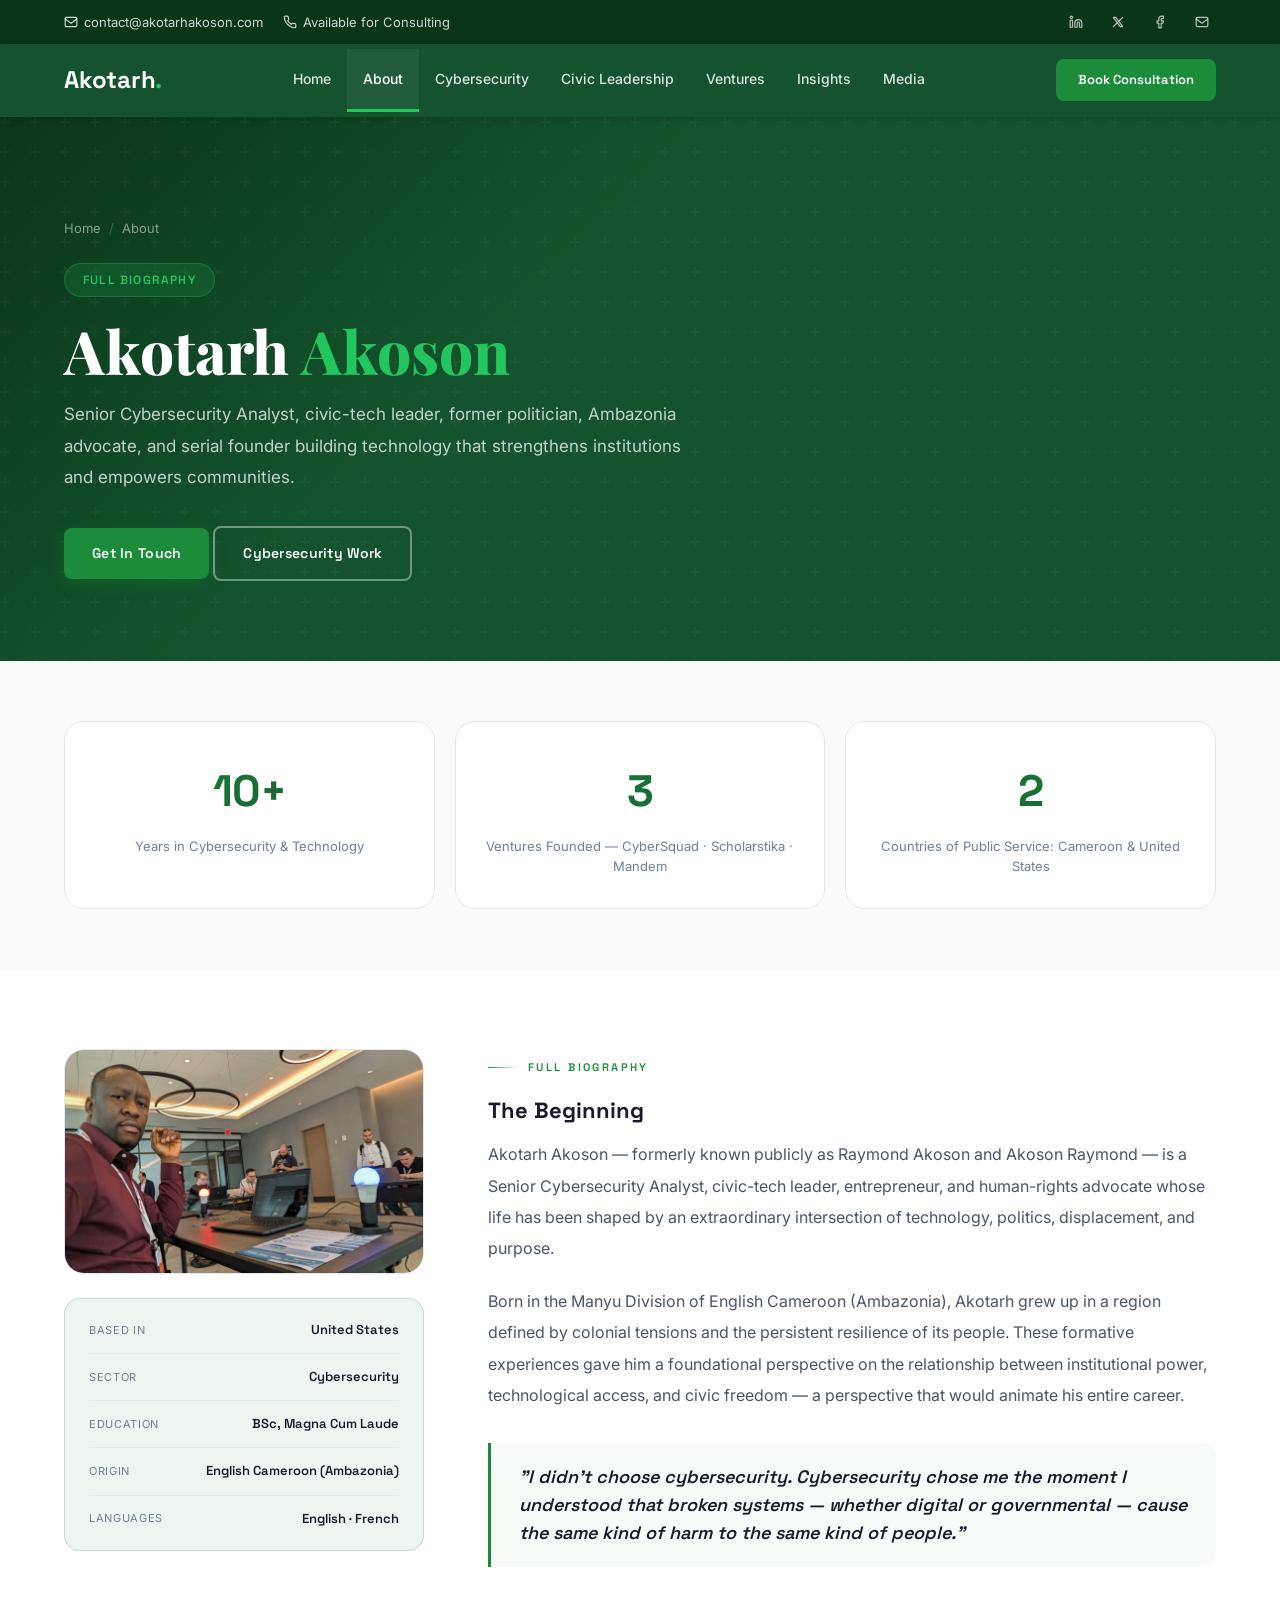
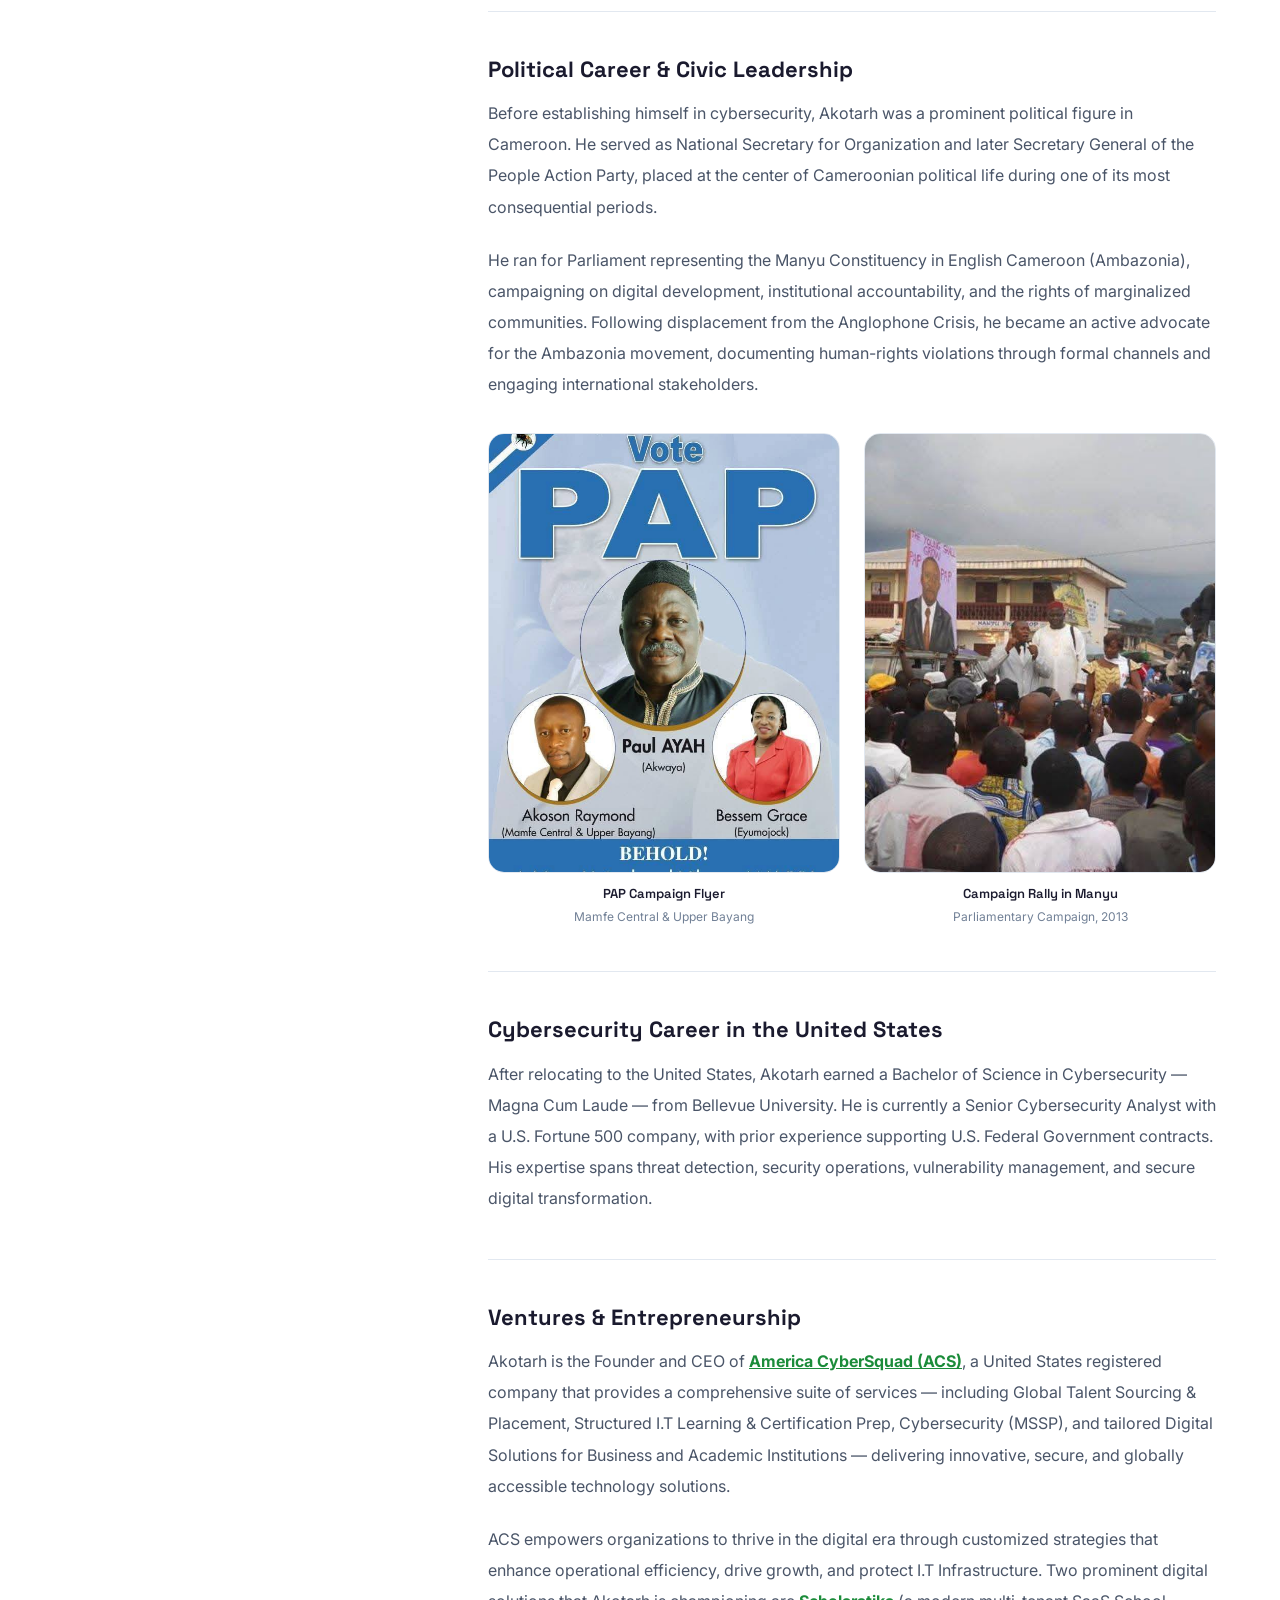
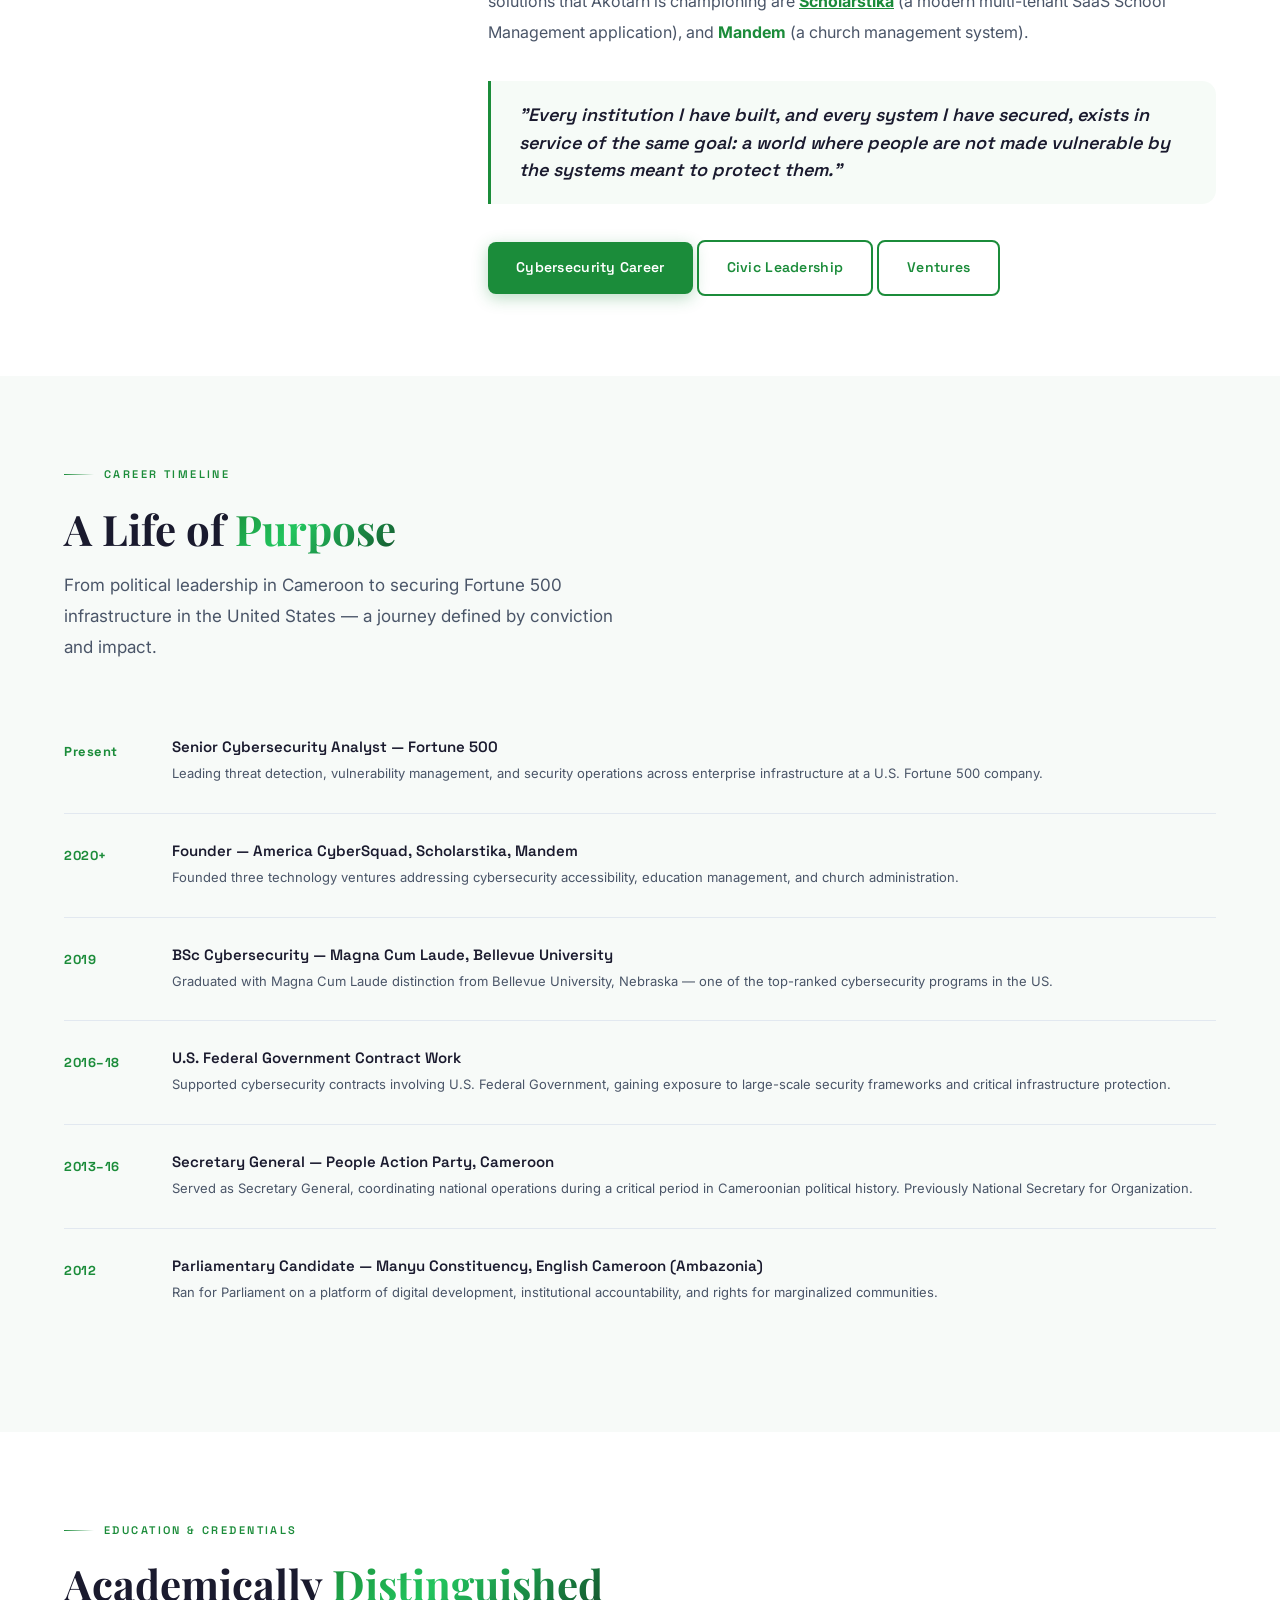
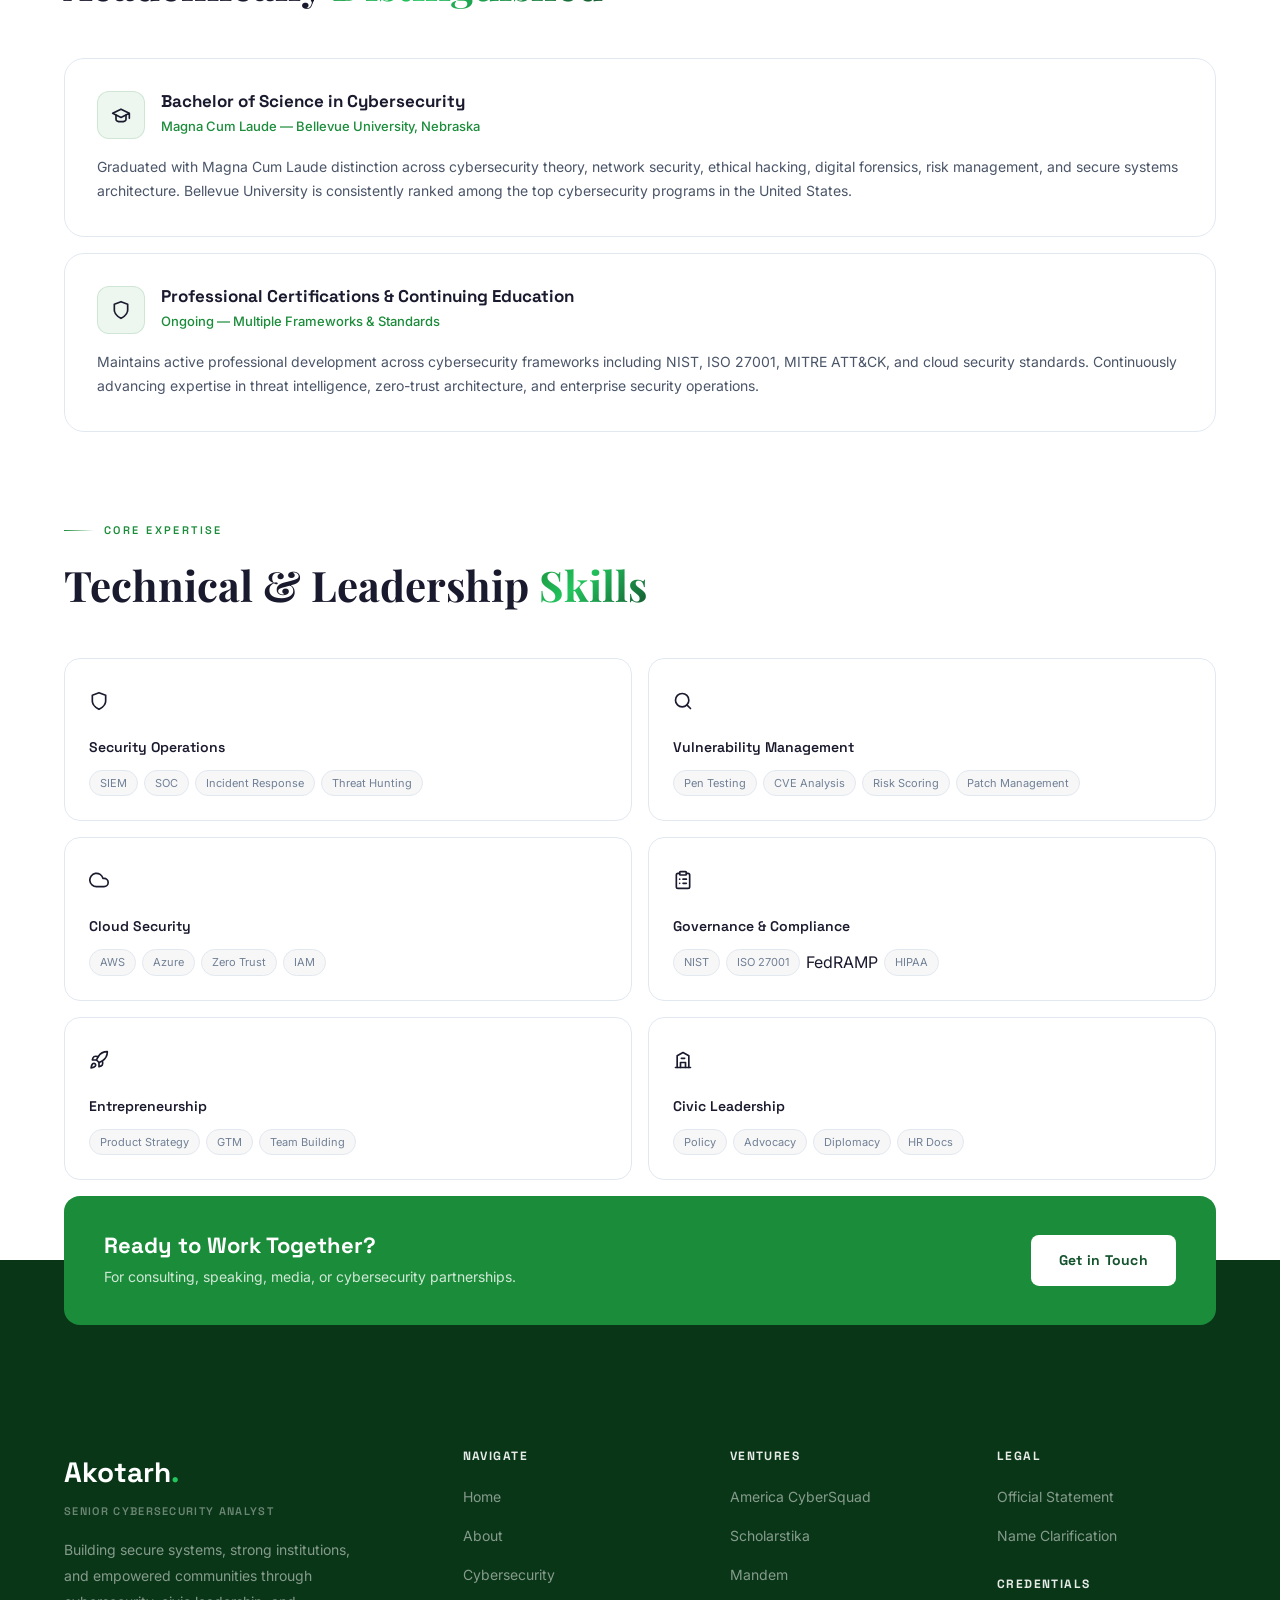
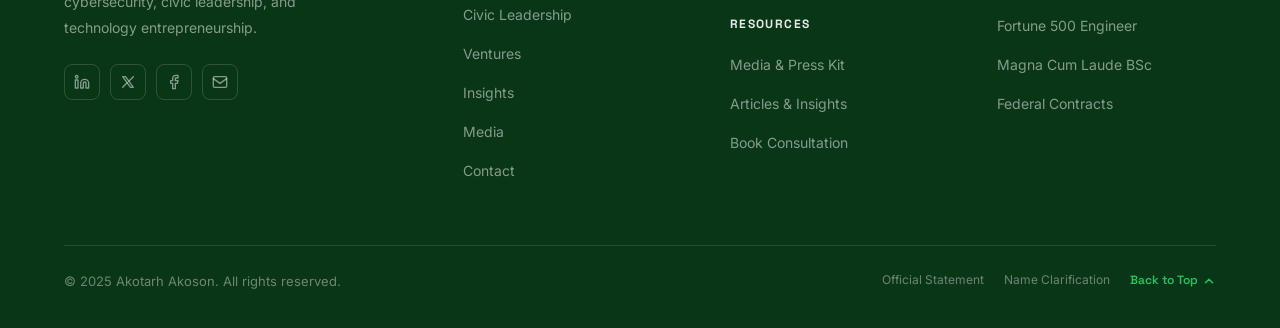
<file: about.html>
<!DOCTYPE html>
<html lang="en">
<head>
<meta charset="UTF-8"/>
<meta name="viewport" content="width=device-width,initial-scale=1.0"/>
<title>About Akotarh Akoson | Full Biography</title>
<meta name="description" content="Full biography of Akotarh Akoson — Senior Cybersecurity Analyst, civic-tech leader, former politician, Ambazonia advocate, and founder of America CyberSquad, Scholarstika, and Mandem."/>
<meta name="author" content="Akotarh Akoson"/>
<meta name="robots" content="index, follow"/>
<meta name="keywords" content="Akotarh Akoson biography, Raymond Akoson, cybersecurity career, Bellevue University, People Action Party, Ambazonia advocate, America CyberSquad founder"/>
<link rel="canonical" href="https://akotarhakoson.com/about"/>
<meta property="og:title" content="About Akotarh Akoson | Full Biography"/>
<meta property="og:description" content="Full biography of Akotarh Akoson — Senior Cybersecurity Analyst, civic-tech leader, former politician, Ambazonia advocate, and serial founder."/>
<meta property="og:type" content="profile"/>
<meta property="og:url" content="https://akotarhakoson.com/about"/>
<meta property="og:site_name" content="Akotarh Akoson"/>
<meta property="og:locale" content="en_US"/>
<meta property="og:image" content="https://akotarhakoson.com/images/akotarh-executive.jpg"/>
<meta property="og:image:width" content="1200"/>
<meta property="og:image:height" content="630"/>
<meta property="profile:first_name" content="Akotarh"/>
<meta property="profile:last_name" content="Akoson"/>
<meta name="twitter:card" content="summary_large_image"/>
<meta name="twitter:site" content="@raymond_akoson"/>
<meta name="twitter:title" content="About Akotarh Akoson | Full Biography"/>
<meta name="twitter:description" content="Senior Cybersecurity Analyst, civic-tech leader, former politician, Ambazonia advocate, and founder. Full biography."/>
<meta name="twitter:image" content="https://akotarhakoson.com/images/akotarh-executive.jpg"/>
<link rel="preconnect" href="https://fonts.googleapis.com"/>
<link rel="preconnect" href="https://fonts.gstatic.com" crossorigin/>
<link href="https://fonts.googleapis.com/css2?family=Playfair+Display:wght@400;500;600;700;800;900&family=Space+Grotesk:wght@400;500;600;700&family=Inter:ital,opsz,wght@0,14..32,300..700;1,14..32,300..700&display=swap" rel="stylesheet"/>
<script type="application/ld+json">
{"@context":"https://schema.org","@type":"ProfilePage","mainEntity":{"@type":"Person","name":"Akotarh Akoson","alternateName":["Raymond Akoson","Akoson Raymond"],"jobTitle":"Senior Cybersecurity Analyst","alumniOf":{"@type":"CollegeOrUniversity","name":"Bellevue University"},"url":"https://akotarhakoson.com/about","image":"https://akotarhakoson.com/images/akotarh-executive.jpg","sameAs":["https://www.linkedin.com/in/akotarhakoson","https://x.com/raymond_akoson"],"description":"Senior Cybersecurity Analyst, civic-tech leader, former politician, Ambazonia advocate, and serial founder."}}
</script>
<style>
*,*::before,*::after{box-sizing:border-box;margin:0;padding:0}
html{scroll-behavior:smooth}
body{background:#FFFFFF;color:#1a1a2e;font-family:'Inter',system-ui,sans-serif;line-height:1.7;overflow-x:hidden;-webkit-font-smoothing:antialiased}
a{color:inherit;text-decoration:none}ul{list-style:none}
button{cursor:pointer;font-family:inherit;border:none;background:none}
img{display:block;max-width:100%}
::selection{background:rgba(27,140,58,.2)}

:root{
  --primary:#1B8C3A;--primary-dark:#14532d;--primary-light:#22C55E;
  --dark:#14532d;--darker:#0a3618;
  --text:#1a1a2e;--text-secondary:#4a5568;--text-light:#718096;
  --bg-white:#ffffff;--bg-light:#f7faf8;--bg-alt:#edf5f0;
  --border:#e2e8f0;--border-green:rgba(27,140,58,.2);
  --shadow:0 4px 20px rgba(0,0,0,.08);--shadow-lg:0 12px 40px rgba(0,0,0,.12);
  --radius:8px;--radius-lg:16px;
  --ease:cubic-bezier(.4,0,.2,1);
}

/* LAYOUT */
.container{max-width:1200px;margin:0 auto;padding:0 24px}
.section{padding:80px 0}

/* TYPOGRAPHY */
h1,h2,h3,h4,h5{font-family:'Space Grotesk',sans-serif;font-weight:700;line-height:1.2;color:var(--text)}
.section-header{text-align:center;margin-bottom:60px}
.section-header h2{font-family:'Playfair Display',serif;font-size:clamp(28px,4vw,42px);margin-bottom:16px;font-weight:700}
.section-header p{font-size:17px;color:var(--text-secondary);max-width:620px;margin:0 auto;line-height:1.8}
.section-label{display:inline-block;font-family:'Space Grotesk',sans-serif;font-size:13px;font-weight:600;letter-spacing:.1em;text-transform:uppercase;color:var(--primary);margin-bottom:12px}
.accent-line{width:60px;height:3px;background:var(--primary);margin:16px auto 0;border-radius:2px}
.accent-line.left{margin:16px 0 0}

/* TOP BAR */
.top-bar{background:var(--darker);color:rgba(255,255,255,.8);font-size:13px;padding:8px 0}
.top-bar .container{display:flex;align-items:center;justify-content:space-between}
.top-bar-left{display:flex;align-items:center;gap:20px}
.top-bar-left a{color:rgba(255,255,255,.8);display:flex;align-items:center;gap:6px;transition:color .3s}
.top-bar-left a:hover{color:#fff}
.top-bar-left svg{width:14px;height:14px;flex-shrink:0}
.top-bar-right{display:flex;align-items:center;gap:14px}
.top-bar-right a{width:28px;height:28px;display:flex;align-items:center;justify-content:center;color:rgba(255,255,255,.7);border-radius:50%;transition:color .3s,background .3s}
.top-bar-right a:hover{color:#fff;background:rgba(255,255,255,.1)}
.top-bar-right svg{width:14px;height:14px}

/* NAV */
.nav{background:var(--dark);padding:0;position:sticky;top:0;z-index:1000;box-shadow:0 2px 8px rgba(0,0,0,.15)}
.nav .container{display:flex;align-items:center;justify-content:space-between}
.nav-logo{font-family:'Space Grotesk',sans-serif;font-size:24px;font-weight:700;color:#fff;padding:16px 0;letter-spacing:-.01em}
.nav-logo span{color:var(--primary-light);font-weight:700}
.nav-links{display:flex;align-items:center;gap:0}
.nav-links a{display:block;padding:18px 16px;font-size:14px;font-weight:500;color:rgba(255,255,255,.85);transition:all .3s;border-bottom:3px solid transparent;font-family:'Inter',sans-serif}
.nav-links a:hover,.nav-links a.active{color:#fff;background:rgba(255,255,255,.06);border-bottom-color:var(--primary-light)}
.nav-cta{font-family:'Space Grotesk',sans-serif;font-size:13px;font-weight:600;padding:10px 22px;background:var(--primary);color:#fff;border-radius:var(--radius);transition:all .3s}
.nav-cta:hover{background:var(--primary-light);transform:translateY(-1px)}
.hbg{display:none;flex-direction:column;gap:5px;padding:4px;cursor:pointer;z-index:1001}
.hbg span{width:24px;height:2.5px;background:#fff;border-radius:2px;display:block;transition:transform .4s var(--ease),opacity .3s}
.hbg.active span:nth-child(1){transform:translateY(7.5px) rotate(45deg)}
.hbg.active span:nth-child(2){opacity:0;transform:scaleX(0)}
.hbg.active span:nth-child(3){transform:translateY(-7.5px) rotate(-45deg)}

/* MOBILE NAV */
.mob{position:fixed;inset:0;z-index:999;background:var(--dark);display:flex;flex-direction:column;align-items:center;justify-content:center;gap:0;clip-path:circle(0% at calc(100% - 36px) 72px);transition:clip-path .5s cubic-bezier(.4,0,.0,1);pointer-events:none}
.mob.open{clip-path:circle(150% at calc(100% - 36px) 72px);pointer-events:auto}
.mob-links{display:flex;flex-direction:column;align-items:center;gap:8px}
.mob-links a{font-family:'Space Grotesk',sans-serif;font-size:28px;font-weight:700;color:rgba(255,255,255,.8);transition:color .3s,transform .4s,opacity .4s;opacity:0;transform:translateY(20px)}
.mob.open .mob-links a{opacity:1;transform:translateY(0)}
.mob.open .mob-links a:nth-child(1){transition-delay:.1s}
.mob.open .mob-links a:nth-child(2){transition-delay:.15s}
.mob.open .mob-links a:nth-child(3){transition-delay:.2s}
.mob.open .mob-links a:nth-child(4){transition-delay:.25s}
.mob.open .mob-links a:nth-child(5){transition-delay:.3s}
.mob.open .mob-links a:nth-child(6){transition-delay:.35s}
.mob.open .mob-links a:nth-child(7){transition-delay:.4s}
.mob-links a:hover{color:var(--primary-light)}
.mob-cta{margin-top:36px;opacity:0;transform:translateY(16px);transition:all .4s var(--ease);transition-delay:0s}
.mob.open .mob-cta{opacity:1;transform:translateY(0);transition-delay:.45s}
.mob-social{display:flex;gap:14px;margin-top:28px;opacity:0;transition:opacity .4s;transition-delay:0s}
.mob.open .mob-social{opacity:1;transition-delay:.5s}
.mob-social a{width:40px;height:40px;border-radius:50%;border:1px solid rgba(255,255,255,.2);display:flex;align-items:center;justify-content:center;color:rgba(255,255,255,.7);transition:all .3s}
.mob-social a:hover{border-color:var(--primary-light);color:var(--primary-light)}
.mob-social svg{width:16px;height:16px}

/* PAGE HERO (dark gradient) */
.page-hero{padding:100px 0 80px;position:relative;overflow:hidden;background:linear-gradient(135deg,var(--darker) 0%,var(--dark) 40%,var(--primary-dark) 100%)}
.page-hero-pattern{position:absolute;inset:0;background-image:url("data:image/svg+xml,%3Csvg width='60' height='60' viewBox='0 0 60 60' xmlns='http://www.w3.org/2000/svg'%3E%3Cg fill='none' fill-rule='evenodd'%3E%3Cg fill='%23ffffff' fill-opacity='0.03'%3E%3Cpath d='M36 34v-4h-2v4h-4v2h4v4h2v-4h4v-2h-4zm0-30V0h-2v4h-4v2h4v4h2V6h4V4h-4zM6 34v-4H4v4H0v2h4v4h2v-4h4v-2H6zM6 4V0H4v4H0v2h4v4h2V6h4V4H6z'/%3E%3C/g%3E%3C/g%3E%3C/svg%3E")}
.page-hero .container{position:relative;z-index:2}
.breadcrumb{display:flex;align-items:center;gap:8px;font-size:13px;color:rgba(255,255,255,.5);margin-bottom:24px}
.breadcrumb a{color:rgba(255,255,255,.5);transition:color .3s}
.breadcrumb a:hover{color:var(--primary-light)}
.page-hero h1{font-family:'Playfair Display',serif;font-size:clamp(36px,5.5vw,60px);color:#fff;margin-bottom:16px;font-weight:800;line-height:1.1}
.page-hero h1 .highlight{color:var(--primary-light)}
.page-hero-desc{font-size:17px;color:rgba(255,255,255,.75);max-width:640px;line-height:1.85;margin-bottom:32px}
.page-hero-chip{display:inline-flex;align-items:center;gap:8px;background:rgba(34,197,94,.15);border:1px solid rgba(34,197,94,.3);border-radius:100px;padding:6px 18px;margin-bottom:20px;font-family:'Space Grotesk',sans-serif;font-size:12px;font-weight:600;letter-spacing:.1em;text-transform:uppercase;color:var(--primary-light)}

/* BUTTONS */
.btn{display:inline-flex;align-items:center;gap:10px;font-family:'Space Grotesk',sans-serif;font-size:14px;font-weight:600;padding:14px 28px;border-radius:var(--radius);transition:all .3s var(--ease);white-space:nowrap;letter-spacing:.02em}
.btn-primary{background:var(--primary);color:#fff;box-shadow:0 4px 16px rgba(27,140,58,.3)}
.btn-primary:hover{background:var(--primary-light);transform:translateY(-2px);box-shadow:0 8px 28px rgba(27,140,58,.4)}
.btn-outline{border:2px solid var(--primary);color:var(--primary);background:transparent}
.btn-outline:hover{background:var(--primary);color:#fff}
.btn-outline-white{border:2px solid rgba(255,255,255,.4);color:#fff;background:transparent}
.btn-outline-white:hover{border-color:#fff;background:rgba(255,255,255,.1)}
.btn-ghost{display:inline-flex;align-items:center;gap:8px;font-family:'Space Grotesk',sans-serif;font-size:14px;font-weight:600;color:var(--primary);transition:gap .3s}
.btn-ghost:hover{gap:14px}
.btn-ghost::after{content:'\\2192'}

/* SEC HEADER */
.sec-hd{margin-bottom:48px}
.sec-hd h2{font-family:'Playfair Display',serif;font-size:clamp(28px,4vw,42px);color:var(--text);margin-bottom:16px;font-weight:700}
.sec-hd h2 .highlight{color:var(--primary)}
.sec-hd p{font-size:17px;color:var(--text-secondary);max-width:580px;line-height:1.8}
.eyebrow{display:inline-flex;align-items:center;gap:10px;font-family:'Space Grotesk',sans-serif;font-size:11px;font-weight:600;letter-spacing:.22em;text-transform:uppercase;color:var(--primary);margin-bottom:20px}
.eyebrow i{width:30px;height:1px;background:linear-gradient(90deg,var(--primary),transparent)}
.gt{background:linear-gradient(135deg,var(--primary) 0%,#22C55E 40%,var(--primary-dark) 100%);-webkit-background-clip:text;-webkit-text-fill-color:transparent;background-clip:text}

/* CHIPS */
.chip{display:inline-flex;align-items:center;gap:6px;font-family:'Space Grotesk',sans-serif;font-size:11px;font-weight:600;letter-spacing:.1em;text-transform:uppercase;padding:5px 13px;border-radius:100px}
.chip-c{background:rgba(27,140,58,.1);border:1px solid rgba(27,140,58,.22);color:var(--primary)}

/* FOOTER */
.footer{background:var(--darker);color:rgba(255,255,255,.7);padding:0;position:relative}
.footer-cta-bar{display:flex;align-items:center;justify-content:space-between;gap:24px;background:var(--primary);border-radius:var(--radius-lg);padding:36px 40px;margin-bottom:60px;transform:translateY(-50%);flex-wrap:wrap}
.footer-cta-bar h3{font-family:'Space Grotesk',sans-serif;font-size:22px;font-weight:700;color:#fff;margin-bottom:6px}
.footer-cta-bar p{font-size:14px;color:rgba(255,255,255,.8)}
.footer-cta-bar .btn{background:#fff;color:var(--primary-dark);font-weight:700}
.footer-cta-bar .btn:hover{transform:translateY(-2px);box-shadow:0 8px 24px rgba(0,0,0,.2)}
.footer-grid{display:grid;grid-template-columns:1.6fr 1fr 1fr 1fr;gap:48px;padding-bottom:48px}
.footer-brand{font-family:'Space Grotesk',sans-serif;font-size:28px;font-weight:700;color:#fff;margin-bottom:6px}
.footer-brand span{color:var(--primary-light)}
.footer-tagline{font-family:'Space Grotesk',sans-serif;font-size:11px;font-weight:600;letter-spacing:.12em;text-transform:uppercase;color:rgba(255,255,255,.4);margin-bottom:16px}
.footer-desc{font-size:14px;color:rgba(255,255,255,.5);line-height:1.85;margin-bottom:24px;max-width:300px}
.footer-social{display:flex;gap:10px}
.footer-social a{width:36px;height:36px;border-radius:var(--radius);border:1px solid rgba(255,255,255,.15);display:flex;align-items:center;justify-content:center;color:rgba(255,255,255,.5);transition:all .3s}
.footer-social a:hover{border-color:var(--primary-light);color:var(--primary-light);background:rgba(255,255,255,.05)}
.footer-col h5{font-family:'Space Grotesk',sans-serif;font-size:12px;font-weight:700;letter-spacing:.12em;text-transform:uppercase;color:rgba(255,255,255,.9);margin-bottom:20px}
.footer-col ul li{margin-bottom:12px}
.footer-col a{font-size:14px;color:rgba(255,255,255,.5);transition:color .3s,padding-left .3s}
.footer-col a:hover{color:var(--primary-light);padding-left:4px}
.footer-divider{height:1px;background:rgba(255,255,255,.1);margin-bottom:24px}
.footer-bottom{display:flex;align-items:center;justify-content:space-between;flex-wrap:wrap;gap:12px;padding-bottom:36px}
.footer-copy{font-size:13px;color:rgba(255,255,255,.4)}
.footer-legal{display:flex;align-items:center;gap:20px}
.footer-legal a{font-size:12px;color:rgba(255,255,255,.4);transition:color .3s}
.footer-legal a:hover{color:rgba(255,255,255,.7)}
.footer-top{display:inline-flex;align-items:center;gap:4px;font-size:12px;color:var(--primary-light) !important;font-weight:600;font-family:'Space Grotesk',sans-serif}
.footer-top:hover{gap:6px}

/* SCROLL REVEAL */
.reveal{opacity:0;transform:translateY(28px);transition:opacity .7s var(--ease),transform .7s var(--ease)}
.reveal.visible{opacity:1;transform:translateY(0)}
.from-left{transform:translateX(-40px) translateY(0)}
.from-left.visible{transform:translateX(0)}
.d1{transition-delay:.06s}.d2{transition-delay:.12s}.d3{transition-delay:.18s}.d4{transition-delay:.24s}

/* RESPONSIVE */
@media(max-width:900px){
  .top-bar{display:none}
  .section{padding:64px 0}
  .nav-links,.nav-cta{display:none}
  .hbg{display:flex}
  .page-hero{padding:80px 0 60px}
  .page-hero h1{font-size:clamp(28px,7vw,44px)}
  .footer-grid{grid-template-columns:1fr 1fr;gap:36px}
}
@media(max-width:640px){
  .section{padding:48px 0}
  .container{padding:0 16px}
  .page-hero{padding:64px 0 48px}
  .footer-grid{grid-template-columns:1fr}
  .footer-cta-bar{flex-direction:column;text-align:center;padding:28px 20px;transform:translateY(-30px)}
  .footer-cta-bar .btn{width:100%}
  .footer-bottom{flex-direction:column;gap:14px;text-align:center}
  .footer-legal{flex-wrap:wrap;justify-content:center}
}
/* PAGE-SPECIFIC */
/* LAYOUT */
.container{max-width:1200px;margin:0 auto;padding:0 24px}
/* TYPOGRAPHY */
h1,h2,h3,h4,h5{font-family:'Space Grotesk',sans-serif;font-weight:700;line-height:1.2;color:var(--text)}
/* TOP BAR */
.top-bar{background:var(--darker);color:rgba(255,255,255,.8);font-size:13px;padding:8px 0}
/* MOBILE NAV */
.mob{position:fixed;inset:0;z-index:999;background:var(--dark);display:flex;flex-direction:column;align-items:center;justify-content:center;gap:0;clip-path:circle(0% at calc(100% - 36px) 72px);transition:clip-path .5s cubic-bezier(.4,0,.0,1);pointer-events:none}
/* BUTTONS */
.btn{display:inline-flex;align-items:center;gap:10px;font-family:'Space Grotesk',sans-serif;font-size:14px;font-weight:600;padding:14px 28px;border-radius:var(--radius);transition:all .3s var(--ease);white-space:nowrap;letter-spacing:.02em}
/* CHIPS */
.chip{display:inline-flex;align-items:center;gap:6px;font-family:'Space Grotesk',sans-serif;font-size:11px;font-weight:600;letter-spacing:.1em;text-transform:uppercase;padding:5px 13px;border-radius:100px}
/* SCROLL REVEAL */
.reveal{opacity:0;transform:translateY(28px);transition:opacity .7s var(--ease),transform .7s var(--ease)}
.d4{transition-delay:.24s}
/* RESPONSIVE */
@media(max-width:900px){
  .top-bar{display:none}
  .section{padding:64px 0}
  .nav-links,.nav-cta{display:none}
  .hbg{display:flex}
  .page-hero{padding:80px 0 60px}
  .page-hero h1{font-size:clamp(28px,7vw,44px)}
  .footer-grid{grid-template-columns:1fr 1fr;gap:36px}
}
.profile-visual{position:sticky;top:100px}
.profile-frame{aspect-ratio:16/10;border-radius:20px;background:linear-gradient(160deg,var(--bg-alt),var(--bg-light));border:1px solid var(--border);overflow:hidden;display:flex;align-items:center;justify-content:center;position:relative;margin-bottom:24px}
.profile-frame::before{content:'';position:absolute;inset:0;background:linear-gradient(135deg,rgba(27,140,58,.07),transparent 50%,rgba(22,101,52,.06) 100%);z-index:2}
.profile-photo{width:100%;height:100%;object-fit:cover;object-position:center 20%;filter:none;transition:filter .8s var(--ease);position:absolute;inset:0;z-index:1}
/* POLITICAL GALLERY */
.political-gallery{display:grid;grid-template-columns:1fr 1fr;gap:24px;margin:32px 0}
.political-gallery-item{text-align:center}
.political-gallery-item img{width:100%;border-radius:16px;border:1px solid var(--border);object-fit:cover;aspect-ratio:4/5;transition:transform .4s var(--ease),box-shadow .4s var(--ease)}
.political-gallery-item img:hover{transform:translateY(-4px);box-shadow:var(--shadow-lg)}
.political-gallery-item .img-title{font-family:'Space Grotesk',sans-serif;font-size:13px;font-weight:600;color:var(--text);margin-top:12px;line-height:1.4}
.political-gallery-item .img-subtitle{font-size:12px;color:var(--text-light);margin-top:4px}
.profile-frame:hover .profile-photo{filter:none}
.profile-scan{display:none}
.profile-color-overlay{position:absolute;inset:0;z-index:2;background:linear-gradient(to top,rgba(27,140,58,.12) 0%,transparent 55%);opacity:0;transition:opacity .5s var(--ease)}
.profile-frame:hover .profile-color-overlay{opacity:1}
.pf-tl{position:absolute;top:0;left:0;width:80px;height:80px;border-top:2px solid rgba(27,140,58,.35);border-left:2px solid rgba(27,140,58,.35);border-radius:28px 0 0 0}
.pf-br{position:absolute;bottom:0;right:0;width:80px;height:80px;border-bottom:2px solid rgba(22,101,52,.35);border-right:2px solid rgba(22,101,52,.35);border-radius:0 0 28px 0}
.pf-init{font-family:'Space Grotesk',sans-serif;font-size:96px;font-weight:700;color:rgba(27,140,58,.07);letter-spacing:-.04em;position:relative;z-index:1}
.pf-badge{background:linear-gradient(135deg,var(--bg-alt),var(--bg-alt));border:1px solid var(--border-green);border-radius:16px;padding:20px 24px}
.pf-badge-row{display:flex;justify-content:space-between;align-items:center;padding:12px 0;border-bottom:1px solid var(--border)}
.pf-badge-row:last-child{border-bottom:none;padding-bottom:0}
.pf-badge-row:first-child{padding-top:0}
.pf-badge-label{font-size:11px;color:var(--text-light);letter-spacing:.06em;text-transform:uppercase}
.pf-badge-val{font-family:'Space Grotesk',sans-serif;font-size:13px;font-weight:600;color:var(--text)}
/* BIO */
.bio-text p{font-size:16px;color:var(--text-secondary);line-height:1.95;margin-bottom:22px}
.bio-text h3{font-family:'Space Grotesk',sans-serif;font-size:22px;color:var(--text);margin:44px 0 16px;padding-top:44px;border-top:1px solid var(--border)}
.bio-text h3.first{border-top:none;padding-top:0;margin-top:0}
.bio-pullquote{border-left:3px solid var(--primary);padding:20px 28px;margin:32px 0;background:rgba(27,140,58,.04);border-radius:0 14px 14px 0}
.bio-pullquote p{font-family:'Space Grotesk',sans-serif;font-size:18px;font-weight:600;color:var(--text);line-height:1.55;margin:0;font-style:italic}
/* TIMELINE */
.timeline{margin:20px 0}
.tl-item{display:flex;gap:24px;padding:28px 0;border-bottom:1px solid var(--border)}
.tl-item:last-child{border-bottom:none}
.tl-year{font-family:'Space Grotesk',sans-serif;font-size:13px;font-weight:700;color:var(--primary);min-width:84px;padding-top:3px;letter-spacing:.04em;flex-shrink:0}
.tl-content h4{font-size:15px;font-weight:600;color:var(--text);margin-bottom:6px}
.tl-content p{font-size:13px;color:var(--text-secondary);line-height:1.75}
/* HIGHLIGHTS */
.highlights{display:grid;grid-template-columns:repeat(3,1fr);gap:20px}
.hl-card{background:var(--bg-white);border:1px solid var(--border);border-radius:20px;padding:32px 24px;text-align:center;transition:all var(--ease) var(--ease)}
.hl-card:hover{border-color:var(--border-green);transform:translateY(-4px);box-shadow:var(--shadow)}
.hl-num{font-family:'Space Grotesk',sans-serif;font-size:44px;font-weight:700;background:linear-gradient(135deg,var(--primary),var(--primary-dark));-webkit-background-clip:text;-webkit-text-fill-color:transparent;background-clip:text;margin-bottom:8px;letter-spacing:-.03em}
.hl-lbl{font-size:13px;color:var(--text-light);line-height:1.5}
/* SKILLS GRID */
.skills-grid{display:grid;grid-template-columns:repeat(2,1fr);gap:16px}
.skill-card{background:var(--bg-white);border:1px solid var(--border);border-radius:16px;padding:24px;transition:all var(--ease) var(--ease)}
.skill-card:hover{border-color:var(--border-green);background:rgba(27,140,58,.04)}
.skill-card-icon{font-size:24px;margin-bottom:12px}
.skill-card-title{font-family:'Space Grotesk',sans-serif;font-size:14px;font-weight:600;color:var(--text);margin-bottom:10px}
.skill-card-tags{display:flex;flex-wrap:wrap;gap:6px}
.stag{font-size:11px;padding:3px 10px;background:rgba(0,0,0,.03);border:1px solid var(--border);border-radius:100px;color:var(--text-light)}
/* EDU */
.edu-card{background:var(--bg-white);border:1px solid var(--border);border-radius:20px;padding:32px;margin-bottom:16px;transition:all var(--ease) var(--ease)}
.edu-card:hover{border-color:var(--border-green)}
.edu-card-head{display:flex;align-items:flex-start;gap:16px;margin-bottom:16px}
.edu-icon{width:48px;height:48px;border-radius:12px;background:rgba(27,140,58,.08);border:1px solid rgba(27,140,58,.15);display:flex;align-items:center;justify-content:center;font-size:20px;flex-shrink:0}
.edu-card h4{font-size:17px;font-weight:700;color:var(--text);margin-bottom:4px}
.edu-card-sub{font-size:13px;color:var(--primary);font-weight:500}
.edu-card p{font-size:14px;color:var(--text-secondary);line-height:1.75}
/* PROFILE GRID - DESKTOP */
.profile-grid{display:grid;grid-template-columns:360px 1fr;gap:64px;align-items:start}
@media(max-width:900px){.section{padding:64px 0} .section{padding:48px 0} /* PAGE-SPECIFIC */
/* PROFILE GRID MOBILE OVERRIDE */
.profile-grid{grid-template-columns:360px 1fr;gap:64px;align-items:start} .profile-visual{position:sticky;top:100px} .profile-frame{aspect-ratio:3/4;border-radius:28px;background:linear-gradient(160deg,var(--bg-alt),var(--bg-light));border:1px solid var(--border);overflow:hidden;display:flex;align-items:center;justify-content:center;position:relative;margin-bottom:24px} .profile-frame::before{content:'';position:absolute;inset:0;background:linear-gradient(135deg,rgba(27,140,58,.07),transparent 50%,rgba(22,101,52,.06) 100%);z-index:2} .profile-photo{width:100%;height:100%;object-fit:cover;object-position:center 10%;filter:grayscale(100%) contrast(1.1);transition:filter .8s var(--ease);position:absolute;inset:0;z-index:1} .profile-frame:hover .profile-photo{filter:none} .profile-scan{display:none} .profile-color-overlay{position:absolute;inset:0;z-index:2;background:linear-gradient(to top,rgba(27,140,58,.12) 0%,transparent 55%);opacity:0;transition:opacity .5s var(--ease)} .profile-frame:hover .profile-color-overlay{opacity:1} .pf-tl{position:absolute;top:0;left:0;width:80px;height:80px;border-top:2px solid rgba(27,140,58,.35);border-left:2px solid rgba(27,140,58,.35);border-radius:28px 0 0 0} .pf-br{position:absolute;bottom:0;right:0;width:80px;height:80px;border-bottom:2px solid rgba(22,101,52,.35);border-right:2px solid rgba(22,101,52,.35);border-radius:0 0 28px 0} .pf-init{font-family:'Space Grotesk',sans-serif;font-size:96px;font-weight:700;color:rgba(27,140,58,.07);letter-spacing:-.04em;position:relative;z-index:1} .pf-badge{background:linear-gradient(135deg,var(--bg-alt),var(--bg-alt));border:1px solid var(--border-green);border-radius:16px;padding:20px 24px} .pf-badge-row{display:flex;justify-content:space-between;align-items:center;padding:12px 0;border-bottom:1px solid var(--border)} .pf-badge-row:last-child{border-bottom:none;padding-bottom:0} .pf-badge-row:first-child{padding-top:0} .pf-badge-label{font-size:11px;color:var(--text-light);letter-spacing:.06em;text-transform:uppercase} .pf-badge-val{font-family:'Space Grotesk',sans-serif;font-size:13px;font-weight:600;color:var(--text)} /* BIO */
.bio-text p{font-size:16px;color:var(--text-secondary);line-height:1.95;margin-bottom:22px} .bio-text h3{font-family:'Space Grotesk',sans-serif;font-size:22px;color:var(--text);margin:44px 0 16px;padding-top:44px;border-top:1px solid var(--border)} .bio-text h3.first{border-top:none;padding-top:0;margin-top:0} .bio-pullquote{border-left:3px solid var(--primary);padding:20px 28px;margin:32px 0;background:rgba(27,140,58,.04);border-radius:0 14px 14px 0} .bio-pullquote p{font-family:'Space Grotesk',sans-serif;font-size:18px;font-weight:600;color:var(--text);line-height:1.55;margin:0;font-style:italic} /* TIMELINE */
.timeline{margin:20px 0} .tl-item{display:flex;gap:24px;padding:28px 0;border-bottom:1px solid var(--border)} .tl-item:last-child{border-bottom:none} .tl-year{font-family:'Space Grotesk',sans-serif;font-size:13px;font-weight:700;color:var(--primary);min-width:84px;padding-top:3px;letter-spacing:.04em;flex-shrink:0} .tl-content h4{font-size:15px;font-weight:600;color:var(--text);margin-bottom:6px} .tl-content p{font-size:13px;color:var(--text-secondary);line-height:1.75} /* HIGHLIGHTS */
.highlights{display:grid;grid-template-columns:repeat(3,1fr);gap:20px} .hl-card{background:var(--bg-white);border:1px solid var(--border);border-radius:20px;padding:32px 24px;text-align:center;transition:all var(--ease) var(--ease)} .hl-card:hover{border-color:var(--border-green);transform:translateY(-4px);box-shadow:var(--shadow)} .hl-num{font-family:'Space Grotesk',sans-serif;font-size:44px;font-weight:700;background:linear-gradient(135deg,var(--primary),var(--primary-dark));-webkit-background-clip:text;-webkit-text-fill-color:transparent;background-clip:text;margin-bottom:8px;letter-spacing:-.03em} .hl-lbl{font-size:13px;color:var(--text-light);line-height:1.5} /* SKILLS GRID */
.skills-grid{display:grid;grid-template-columns:repeat(2,1fr);gap:16px} .skill-card{background:var(--bg-white);border:1px solid var(--border);border-radius:16px;padding:24px;transition:all var(--ease) var(--ease)} .skill-card:hover{border-color:var(--border-green);background:rgba(27,140,58,.04)} .skill-card-icon{font-size:24px;margin-bottom:12px} .skill-card-title{font-family:'Space Grotesk',sans-serif;font-size:14px;font-weight:600;color:var(--text);margin-bottom:10px} .skill-card-tags{display:flex;flex-wrap:wrap;gap:6px} .stag{font-size:11px;padding:3px 10px;background:rgba(0,0,0,.03);border:1px solid var(--border);border-radius:100px;color:var(--text-light)} /* EDU */
.edu-card{background:var(--bg-white);border:1px solid var(--border);border-radius:20px;padding:32px;margin-bottom:16px;transition:all var(--ease) var(--ease)} .edu-card:hover{border-color:var(--border-green)} .edu-card-head{display:flex;align-items:flex-start;gap:16px;margin-bottom:16px} .edu-icon{width:48px;height:48px;border-radius:12px;background:rgba(27,140,58,.08);border:1px solid rgba(27,140,58,.15);display:flex;align-items:center;justify-content:center;font-size:20px;flex-shrink:0} .edu-card h4{font-size:17px;font-weight:700;color:var(--text);margin-bottom:4px} .edu-card-sub{font-size:13px;color:var(--primary);font-weight:500} .edu-card p{font-size:14px;color:var(--text-secondary);line-height:1.75} .profile-grid{grid-template-columns:1fr} .profile-visual{position:static} .highlights{grid-template-columns:1fr 1fr} .skills-grid{grid-template-columns:1fr} .political-gallery{grid-template-columns:1fr;gap:20px} .S{padding:80px 0}}
@media(max-width:640px){.S{padding:64px 0} .highlights{grid-template-columns:1fr} .W{padding:0 20px}}
</style>
</head>
<body>

<header>
<!-- TOP BAR -->
<div class="top-bar">
  <div class="container">
    <div class="top-bar-left">
      <a href="mailto:contact@akotarhakoson.com"><svg viewBox="0 0 24 24" fill="none" stroke="currentColor" stroke-width="2" stroke-linecap="round" stroke-linejoin="round"><rect x="2" y="4" width="20" height="16" rx="2"/><path d="M22 7l-10 7L2 7"/></svg> contact@akotarhakoson.com</a>
      <a href="mailto:contact@akotarhakoson.com"><svg viewBox="0 0 24 24" fill="none" stroke="currentColor" stroke-width="2" stroke-linecap="round" stroke-linejoin="round"><path d="M22 16.92v3a2 2 0 01-2.18 2 19.79 19.79 0 01-8.63-3.07 19.5 19.5 0 01-6-6 19.79 19.79 0 01-3.07-8.67A2 2 0 014.11 2h3a2 2 0 012 1.72c.127.96.361 1.903.7 2.81a2 2 0 01-.45 2.11L8.09 9.91a16 16 0 006 6l1.27-1.27a2 2 0 012.11-.45c.907.339 1.85.573 2.81.7A2 2 0 0122 16.92z"/></svg> Available for Consulting</a>
    </div>
    <div class="top-bar-right">
      <a href="https://www.linkedin.com/in/akotarhakoson" target="_blank" rel="noopener noreferrer" aria-label="LinkedIn"><svg viewBox="0 0 24 24" fill="none" stroke="currentColor" stroke-width="2" stroke-linecap="round" stroke-linejoin="round"><path d="M16 8a6 6 0 016 6v7h-4v-7a2 2 0 00-4 0v7h-4v-7a6 6 0 016-6z"/><rect x="2" y="9" width="4" height="12"/><circle cx="4" cy="4" r="2"/></svg></a>
      <a href="https://x.com/raymond_akoson" target="_blank" rel="noopener noreferrer" aria-label="X / Twitter"><svg viewBox="0 0 24 24" fill="none" stroke="currentColor" stroke-width="2" stroke-linecap="round" stroke-linejoin="round"><path d="M4 4l11.733 16H20L8.267 4z"/><path d="M4 20l6.768-6.768M20 4l-6.768 6.768"/></svg></a>
      <a href="https://www.facebook.com/akoson.akotarh" target="_blank" rel="noopener noreferrer" aria-label="Facebook"><svg viewBox="0 0 24 24" fill="none" stroke="currentColor" stroke-width="2" stroke-linecap="round" stroke-linejoin="round"><path d="M18 2h-3a5 5 0 00-5 5v3H7v4h3v8h4v-8h3l1-4h-4V7a1 1 0 011-1h3z"/></svg></a>
      <a href="mailto:contact@akotarhakoson.com" aria-label="Email"><svg viewBox="0 0 24 24" fill="none" stroke="currentColor" stroke-width="2" stroke-linecap="round" stroke-linejoin="round"><rect x="2" y="4" width="20" height="16" rx="2"/><path d="M22 7l-10 7L2 7"/></svg></a>
    </div>
  </div>
</div>
<nav class="nav" id="nav" aria-label="Main navigation">
  <div class="container">
    <a href="index.html" class="nav-logo" aria-label="Home">Akotarh<span>.</span></a>
    <div class="nav-links">
      <a href="index.html">Home</a>
      <a href="about.html" class="active">About</a>
      <a href="cybersecurity.html">Cybersecurity</a>
      <a href="civic-leadership.html">Civic Leadership</a>
      <a href="ventures.html">Ventures</a>
      <a href="insights.html">Insights</a>
      <a href="media.html">Media</a>
    </div>
    <div style="display:flex;align-items:center;gap:14px">
      <a href="contact.html" class="nav-cta">Book Consultation</a>
      <button class="hbg" id="hbg" aria-label="Open menu"><span></span><span></span><span></span></button>
    </div>
  </div>
</nav>
</header>
<div class="mob" id="mob">
  <div class="mob-links">
    <a href="index.html">Home</a><a href="about.html">About</a><a href="cybersecurity.html">Cybersecurity</a>
    <a href="civic-leadership.html">Civic Leadership</a><a href="ventures.html">Ventures</a>
    <a href="insights.html">Insights</a><a href="media.html">Media</a>
  </div>
  <a href="contact.html" class="btn btn-primary mob-cta">Book Consultation</a>
  <div class="mob-social">
    <a href="https://www.linkedin.com/in/akotarhakoson" target="_blank" rel="noopener noreferrer" aria-label="LinkedIn"><svg viewBox="0 0 24 24" fill="none" stroke="currentColor" stroke-width="2" stroke-linecap="round" stroke-linejoin="round"><path d="M16 8a6 6 0 016 6v7h-4v-7a2 2 0 00-4 0v7h-4v-7a6 6 0 016-6z"/><rect x="2" y="9" width="4" height="12"/><circle cx="4" cy="4" r="2"/></svg></a>
    <a href="https://x.com/raymond_akoson" target="_blank" rel="noopener noreferrer" aria-label="X / Twitter"><svg viewBox="0 0 24 24" fill="none" stroke="currentColor" stroke-width="2" stroke-linecap="round" stroke-linejoin="round"><path d="M4 4l11.733 16H20L8.267 4z"/><path d="M4 20l6.768-6.768M20 4l-6.768 6.768"/></svg></a>
    <a href="https://www.facebook.com/akoson.akotarh" target="_blank" rel="noopener noreferrer" aria-label="Facebook"><svg viewBox="0 0 24 24" fill="none" stroke="currentColor" stroke-width="2" stroke-linecap="round" stroke-linejoin="round"><path d="M18 2h-3a5 5 0 00-5 5v3H7v4h3v8h4v-8h3l1-4h-4V7a1 1 0 011-1h3z"/></svg></a>
    <a href="mailto:contact@akotarhakoson.com" aria-label="Email"><svg viewBox="0 0 24 24" fill="none" stroke="currentColor" stroke-width="2" stroke-linecap="round" stroke-linejoin="round"><rect x="2" y="4" width="20" height="16" rx="2"/><path d="M22 7l-10 7L2 7"/></svg></a>
  </div>
</div>
<main id="main-content">
<section class="page-hero">
  <div class="page-hero-pattern"></div>
  <div class="container">
    <nav class="breadcrumb"><a href="index.html">Home</a><span style="opacity:.4">/</span><span>About</span></nav>
    <div class="page-hero-chip">Full Biography</div>
    <h1>Akotarh <span class="highlight">Akoson</span></h1>
    <p class="page-hero-desc">Senior Cybersecurity Analyst, civic-tech leader, former politician, Ambazonia advocate, and serial founder building technology that strengthens institutions and empowers communities.</p>
    <div class="btns">
      <a href="contact.html" class="btn btn-primary">Get In Touch</a>
      <a href="cybersecurity.html" class="btn btn-outline-white">Cybersecurity Work</a>
    </div>
  </div>
</section>

<section class="section" style="padding-top:60px;padding-bottom:60px;background:var(--bg-light)">
  <div class="container">
    <div class="highlights">
      <div class="hl-card reveal"><div class="hl-num">10+</div><div class="hl-lbl">Years in Cybersecurity & Technology</div></div>
      <div class="hl-card reveal d1"><div class="hl-num">3</div><div class="hl-lbl">Ventures Founded — CyberSquad · Scholarstika · Mandem</div></div>
      <div class="hl-card reveal d2"><div class="hl-num">2</div><div class="hl-lbl">Countries of Public Service: Cameroon & United States</div></div>
    </div>
  </div>
</section>

<section class="section">
  <div class="container">
    <div class="profile-grid">
      <div class="profile-visual reveal from-left">
        <div class="profile-frame" id="profileFrame">
          <img src="images/akotarh-cybersecurity-lab.jpg" alt="Akotarh Akoson at ISSA Ohio Conference 2025 — hacking a smart bulb" class="profile-photo" id="profileImg" onerror="this.style.display='none';document.getElementById('pfInit').style.display='flex'"/>
          <div class="profile-scan" aria-hidden="true"></div>
          <div class="profile-color-overlay" aria-hidden="true"></div>
          <div class="pf-tl" aria-hidden="true"></div>
          <div class="pf-br" aria-hidden="true"></div>
          <div class="pf-init" id="pfInit" style="display:none">AA</div>
        </div>
        <div class="pf-badge">
          <div class="pf-badge-row"><span class="pf-badge-label">Based In</span><span class="pf-badge-val">United States</span></div>
          <div class="pf-badge-row"><span class="pf-badge-label">Sector</span><span class="pf-badge-val">Cybersecurity</span></div>
          <div class="pf-badge-row"><span class="pf-badge-label">Education</span><span class="pf-badge-val">BSc, Magna Cum Laude</span></div>
          <div class="pf-badge-row"><span class="pf-badge-label">Origin</span><span class="pf-badge-val">English Cameroon (Ambazonia)</span></div>
          <div class="pf-badge-row"><span class="pf-badge-label">Languages</span><span class="pf-badge-val">English · French</span></div>
        </div>
      </div>
      <div class="bio-text reveal">
        <div class="eyebrow"><i></i>Full Biography</div>
        <h3 class="first">The Beginning</h3>
        <p>Akotarh Akoson — formerly known publicly as Raymond Akoson and Akoson Raymond — is a Senior Cybersecurity Analyst, civic-tech leader, entrepreneur, and human-rights advocate whose life has been shaped by an extraordinary intersection of technology, politics, displacement, and purpose.</p>
        <p>Born in the Manyu Division of English Cameroon (Ambazonia), Akotarh grew up in a region defined by colonial tensions and the persistent resilience of its people. These formative experiences gave him a foundational perspective on the relationship between institutional power, technological access, and civic freedom — a perspective that would animate his entire career.</p>
        <div class="bio-pullquote"><p>"I didn't choose cybersecurity. Cybersecurity chose me the moment I understood that broken systems — whether digital or governmental — cause the same kind of harm to the same kind of people."</p></div>
        <h3>Political Career & Civic Leadership</h3>
        <p>Before establishing himself in cybersecurity, Akotarh was a prominent political figure in Cameroon. He served as National Secretary for Organization and later Secretary General of the People Action Party, placed at the center of Cameroonian political life during one of its most consequential periods.</p>
        <p>He ran for Parliament representing the Manyu Constituency in English Cameroon (Ambazonia), campaigning on digital development, institutional accountability, and the rights of marginalized communities. Following displacement from the Anglophone Crisis, he became an active advocate for the Ambazonia movement, documenting human-rights violations through formal channels and engaging international stakeholders.</p>
        <div class="political-gallery">
          <div class="political-gallery-item">
            <img src="images/pap-election-poster.jpg" alt="Akotarh Akoson (Raymond Akoson) — PAP Campaign Flyer for Mamfe Central & Upper Bayang"/>
            <div class="img-title">PAP Campaign Flyer</div>
            <div class="img-subtitle">Mamfe Central & Upper Bayang</div>
          </div>
          <div class="political-gallery-item">
            <img src="images/pap-campaign-rally.jpg" alt="Akotarh Akoson campaigns for Member of Parliament in Manyu — 2013"/>
            <div class="img-title">Campaign Rally in Manyu</div>
            <div class="img-subtitle">Parliamentary Campaign, 2013</div>
          </div>
        </div>
        <h3>Cybersecurity Career in the United States</h3>
        <p>After relocating to the United States, Akotarh earned a Bachelor of Science in Cybersecurity — Magna Cum Laude — from Bellevue University. He is currently a Senior Cybersecurity Analyst with a U.S. Fortune 500 company, with prior experience supporting U.S. Federal Government contracts. His expertise spans threat detection, security operations, vulnerability management, and secure digital transformation.</p>
        <h3>Ventures & Entrepreneurship</h3>
        <p>Akotarh is the Founder and CEO of <a href="https://americacybersquad.com/" target="_blank" rel="noopener noreferrer" style="color:var(--primary);font-weight:700;text-decoration:underline">America CyberSquad (ACS)</a>, a United States registered company that provides a comprehensive suite of services — including Global Talent Sourcing & Placement, Structured I.T Learning & Certification Prep, Cybersecurity (MSSP), and tailored Digital Solutions for Business and Academic Institutions — delivering innovative, secure, and globally accessible technology solutions.</p>
        <p>ACS empowers organizations to thrive in the digital era through customized strategies that enhance operational efficiency, drive growth, and protect I.T Infrastructure. Two prominent digital solutions that Akotarh is championing are <a href="https://scholarstika.org/" target="_blank" rel="noopener noreferrer" style="color:var(--primary);font-weight:700;text-decoration:underline">Scholarstika</a> (a modern multi-tenant SaaS School Management application), and <strong style="color:var(--primary)">Mandem</strong> (a church management system).</p>
        <div class="bio-pullquote"><p>"Every institution I have built, and every system I have secured, exists in service of the same goal: a world where people are not made vulnerable by the systems meant to protect them."</p></div>
        <div class="btns" style="margin-top:36px">
          <a href="cybersecurity.html" class="btn btn-primary">Cybersecurity Career</a>
          <a href="civic-leadership.html" class="btn btn-outline">Civic Leadership</a>
          <a href="ventures.html" class="btn btn-outline">Ventures</a>
        </div>
      </div>
    </div>
  </div>
</section>

<section class="section" style="background:var(--bg-light)">
  <div class="container">
    <div class="sec-hd reveal">
      <div class="eyebrow"><i></i>Career Timeline</div>
      <h2>A Life of <span class="gt">Purpose</span></h2>
      <p>From political leadership in Cameroon to securing Fortune 500 infrastructure in the United States — a journey defined by conviction and impact.</p>
    </div>
    <div class="timeline reveal">
      <div class="tl-item"><div class="tl-year">Present</div><div class="tl-content"><h4>Senior Cybersecurity Analyst — Fortune 500</h4><p>Leading threat detection, vulnerability management, and security operations across enterprise infrastructure at a U.S. Fortune 500 company.</p></div></div>
      <div class="tl-item"><div class="tl-year">2020+</div><div class="tl-content"><h4>Founder — America CyberSquad, Scholarstika, Mandem</h4><p>Founded three technology ventures addressing cybersecurity accessibility, education management, and church administration.</p></div></div>
      <div class="tl-item"><div class="tl-year">2019</div><div class="tl-content"><h4>BSc Cybersecurity — Magna Cum Laude, Bellevue University</h4><p>Graduated with Magna Cum Laude distinction from Bellevue University, Nebraska — one of the top-ranked cybersecurity programs in the US.</p></div></div>
      <div class="tl-item"><div class="tl-year">2016–18</div><div class="tl-content"><h4>U.S. Federal Government Contract Work</h4><p>Supported cybersecurity contracts involving U.S. Federal Government, gaining exposure to large-scale security frameworks and critical infrastructure protection.</p></div></div>
      <div class="tl-item"><div class="tl-year">2013–16</div><div class="tl-content"><h4>Secretary General — People Action Party, Cameroon</h4><p>Served as Secretary General, coordinating national operations during a critical period in Cameroonian political history. Previously National Secretary for Organization.</p></div></div>
      <div class="tl-item"><div class="tl-year">2012</div><div class="tl-content"><h4>Parliamentary Candidate — Manyu Constituency, English Cameroon (Ambazonia)</h4><p>Ran for Parliament on a platform of digital development, institutional accountability, and rights for marginalized communities.</p></div></div>
    </div>
  </div>
</section>

<section class="section">
  <div class="container">
    <div class="sec-hd reveal">
      <div class="eyebrow"><i></i>Education & Credentials</div>
      <h2>Academically <span class="gt">Distinguished</span></h2>
    </div>
    <div class="reveal">
      <div class="edu-card">
        <div class="edu-card-head">
          <div class="edu-icon"><svg width="20" height="20" viewBox="0 0 24 24" fill="none" stroke="currentColor" stroke-width="2" stroke-linecap="round" stroke-linejoin="round"><path d="M22 10v6M2 10l10-5 10 5-10 5z"/><path d="M6 12v5c0 1.66 2.69 3 6 3s6-1.34 6-3v-5"/></svg></div>
          <div><h4>Bachelor of Science in Cybersecurity</h4><div class="edu-card-sub">Magna Cum Laude — Bellevue University, Nebraska</div></div>
        </div>
        <p>Graduated with Magna Cum Laude distinction across cybersecurity theory, network security, ethical hacking, digital forensics, risk management, and secure systems architecture. Bellevue University is consistently ranked among the top cybersecurity programs in the United States.</p>
      </div>
      <div class="edu-card">
        <div class="edu-card-head">
          <div class="edu-icon"><svg width="20" height="20" viewBox="0 0 24 24" fill="none" stroke="currentColor" stroke-width="2" stroke-linecap="round" stroke-linejoin="round"><path d="M12 22s8-4 8-10V5l-8-3-8 3v7c0 6 8 10 8 10z"/></svg></div>
          <div><h4>Professional Certifications & Continuing Education</h4><div class="edu-card-sub">Ongoing — Multiple Frameworks & Standards</div></div>
        </div>
        <p>Maintains active professional development across cybersecurity frameworks including NIST, ISO 27001, MITRE ATT&CK, and cloud security standards. Continuously advancing expertise in threat intelligence, zero-trust architecture, and enterprise security operations.</p>
      </div>
    </div>
    <div class="sec-hd reveal" style="margin-top:80px">
      <div class="eyebrow"><i></i>Core Expertise</div>
      <h2>Technical & Leadership <span class="gt">Skills</span></h2>
    </div>
    <div class="skills-grid reveal">
      <div class="skill-card"><div class="skill-card-icon"><svg width="20" height="20" viewBox="0 0 24 24" fill="none" stroke="currentColor" stroke-width="2" stroke-linecap="round" stroke-linejoin="round"><path d="M12 22s8-4 8-10V5l-8-3-8 3v7c0 6 8 10 8 10z"/></svg></div><div class="skill-card-title">Security Operations</div><div class="skill-card-tags"><span class="stag">SIEM</span><span class="stag">SOC</span><span class="stag">Incident Response</span><span class="stag">Threat Hunting</span></div></div>
      <div class="skill-card"><div class="skill-card-icon"><svg width="20" height="20" viewBox="0 0 24 24" fill="none" stroke="currentColor" stroke-width="2" stroke-linecap="round" stroke-linejoin="round"><circle cx="11" cy="11" r="8"/><path d="M21 21l-4.35-4.35"/></svg></div><div class="skill-card-title">Vulnerability Management</div><div class="skill-card-tags"><span class="stag">Pen Testing</span><span class="stag">CVE Analysis</span><span class="stag">Risk Scoring</span><span class="stag">Patch Management</span></div></div>
      <div class="skill-card"><div class="skill-card-icon"><svg width="20" height="20" viewBox="0 0 24 24" fill="none" stroke="currentColor" stroke-width="2" stroke-linecap="round" stroke-linejoin="round"><path d="M18 10h-1.26A8 8 0 109 20h9a5 5 0 000-10z"/></svg></div><div class="skill-card-title">Cloud Security</div><div class="skill-card-tags"><span class="stag">AWS</span><span class="stag">Azure</span><span class="stag">Zero Trust</span><span class="stag">IAM</span></div></div>
      <div class="skill-card"><div class="skill-card-icon"><svg width="20" height="20" viewBox="0 0 24 24" fill="none" stroke="currentColor" stroke-width="2" stroke-linecap="round" stroke-linejoin="round"><rect x="8" y="2" width="8" height="4" rx="1"/><path d="M16 4h2a2 2 0 012 2v14a2 2 0 01-2 2H6a2 2 0 01-2-2V6a2 2 0 012-2h2"/><path d="M12 11h4"/><path d="M12 16h4"/><path d="M8 11h.01"/><path d="M8 16h.01"/></svg></div><div class="skill-card-title">Governance & Compliance</div><div class="skill-card-tags"><span class="stag">NIST</span><span class="stag">ISO 27001</span><span class="stamp">FedRAMP</span><span class="stag">HIPAA</span></div></div>
      <div class="skill-card"><div class="skill-card-icon"><svg width="20" height="20" viewBox="0 0 24 24" fill="none" stroke="currentColor" stroke-width="2" stroke-linecap="round" stroke-linejoin="round"><path d="M4.5 16.5c-1.5 1.26-2 5-2 5s3.74-.5 5-2c.71-.84.7-2.13-.09-2.91a2.18 2.18 0 00-2.91-.09z"/><path d="M12 15l-3-3a22 22 0 012-3.95A12.88 12.88 0 0122 2c0 2.72-.78 7.5-6 11a22.35 22.35 0 01-4 2z"/><path d="M9 12H4s.55-3.03 2-4c1.62-1.08 5 0 5 0"/><path d="M12 15v5s3.03-.55 4-2c1.08-1.62 0-5 0-5"/></svg></div><div class="skill-card-title">Entrepreneurship</div><div class="skill-card-tags"><span class="stag">Product Strategy</span><span class="stag">GTM</span><span class="stag">Team Building</span></div></div>
      <div class="skill-card"><div class="skill-card-icon"><svg width="20" height="20" viewBox="0 0 24 24" fill="none" stroke="currentColor" stroke-width="2" stroke-linecap="round" stroke-linejoin="round"><path d="M3 21h18"/><path d="M5 21V7l7-4 7 4v14"/><path d="M9 21v-6h6v6"/><path d="M10 10h4"/></svg></div><div class="skill-card-title">Civic Leadership</div><div class="skill-card-tags"><span class="stag">Policy</span><span class="stag">Advocacy</span><span class="stag">Diplomacy</span><span class="stag">HR Docs</span></div></div>
    </div>
  </div>
</section>

</main>

<footer class="footer">
  <div class="container">
    <div class="footer-cta-bar">
      <div><h3>Ready to Work Together?</h3><p>For consulting, speaking, media, or cybersecurity partnerships.</p></div>
      <a href="contact.html" class="btn">Get in Touch</a>
    </div>

    <div class="footer-grid">
      <div>
        <div class="footer-brand">Akotarh<span>.</span></div>
        <div class="footer-tagline">Senior Cybersecurity Analyst</div>
        <p class="footer-desc">Building secure systems, strong institutions, and empowered communities through cybersecurity, civic leadership, and technology entrepreneurship.</p>
        <div class="footer-social">
          <a href="https://www.linkedin.com/in/akotarhakoson" target="_blank" rel="noopener noreferrer" aria-label="LinkedIn"><svg width="16" height="16" viewBox="0 0 24 24" fill="none" stroke="currentColor" stroke-width="2" stroke-linecap="round" stroke-linejoin="round"><path d="M16 8a6 6 0 016 6v7h-4v-7a2 2 0 00-4 0v7h-4v-7a6 6 0 016-6z"/><rect x="2" y="9" width="4" height="12"/><circle cx="4" cy="4" r="2"/></svg></a>
          <a href="https://x.com/raymond_akoson" target="_blank" rel="noopener noreferrer" aria-label="X / Twitter"><svg width="16" height="16" viewBox="0 0 24 24" fill="none" stroke="currentColor" stroke-width="2" stroke-linecap="round" stroke-linejoin="round"><path d="M4 4l11.733 16H20L8.267 4z"/><path d="M4 20l6.768-6.768M20 4l-6.768 6.768"/></svg></a>
          <a href="https://www.facebook.com/akoson.akotarh" target="_blank" rel="noopener noreferrer" aria-label="Facebook"><svg width="16" height="16" viewBox="0 0 24 24" fill="none" stroke="currentColor" stroke-width="2" stroke-linecap="round" stroke-linejoin="round"><path d="M18 2h-3a5 5 0 00-5 5v3H7v4h3v8h4v-8h3l1-4h-4V7a1 1 0 011-1h3z"/></svg></a>
          <a href="mailto:contact@akotarhakoson.com" aria-label="Email"><svg width="16" height="16" viewBox="0 0 24 24" fill="none" stroke="currentColor" stroke-width="2" stroke-linecap="round" stroke-linejoin="round"><rect x="2" y="4" width="20" height="16" rx="2"/><path d="M22 7l-10 7L2 7"/></svg></a>
        </div>
      </div>

      <nav class="footer-col"><h5>Navigate</h5><ul>
        <li><a href="index.html">Home</a></li><li><a href="about.html">About</a></li><li><a href="cybersecurity.html">Cybersecurity</a></li>
        <li><a href="civic-leadership.html">Civic Leadership</a></li><li><a href="ventures.html">Ventures</a></li>
        <li><a href="insights.html">Insights</a></li><li><a href="media.html">Media</a></li><li><a href="contact.html">Contact</a></li>
      </ul></nav>

      <nav class="footer-col"><h5>Ventures</h5><ul>
        <li><a href="https://americacybersquad.com/" target="_blank" rel="noopener noreferrer">America CyberSquad</a></li><li><a href="https://scholarstika.org/" target="_blank" rel="noopener noreferrer">Scholarstika</a></li><li><a href="ventures.html">Mandem</a></li>
      </ul><h5 style="margin-top:28px">Resources</h5><ul>
        <li><a href="media.html">Media &amp; Press Kit</a></li><li><a href="insights.html">Articles &amp; Insights</a></li>
        <li><a href="contact.html">Book Consultation</a></li>
      </ul></nav>

      <nav class="footer-col"><h5>Legal</h5><ul>
        <li><a href="official-statement.html">Official Statement</a></li><li><a href="raymond-akoson.html">Name Clarification</a></li>
      </ul><h5 style="margin-top:28px">Credentials</h5><ul>
        <li><a href="cybersecurity.html">Fortune 500 Engineer</a></li><li><a href="about.html">Magna Cum Laude BSc</a></li>
        <li><a href="cybersecurity.html">Federal Contracts</a></li>
      </ul></nav>
    </div>

    <div class="footer-divider"></div>

    <div class="footer-bottom">
      <p class="footer-copy">&copy; 2025 Akotarh Akoson. All rights reserved.</p>
      <div class="footer-legal">
        <a href="official-statement.html">Official Statement</a>
        <a href="raymond-akoson.html">Name Clarification</a>
        <a href="#" onclick="window.scrollTo({top:0,behavior:'smooth'});return false" class="footer-top">Back to Top <svg width="14" height="14" viewBox="0 0 24 24" fill="none" stroke="currentColor" stroke-width="2.5" stroke-linecap="round" stroke-linejoin="round"><path d="M18 15l-6-6-6 6"/></svg></a>
      </div>
    </div>
  </div>
</footer>

<script>
/* Mobile nav */
const mob=document.getElementById('mob');const hbg=document.getElementById('hbg');
function toggleMob(){const open=mob.classList.toggle('open');hbg.classList.toggle('active');document.body.style.overflow=open?'hidden':''}
hbg.onclick=toggleMob;
mob.querySelectorAll('a').forEach(a=>a.addEventListener('click',()=>{mob.classList.remove('open');hbg.classList.remove('active');document.body.style.overflow=''}));
/* Scroll reveal */
const io=new IntersectionObserver(es=>{es.forEach(e=>{if(e.isIntersecting){e.target.classList.add('visible');io.unobserve(e.target)}})},{threshold:0.02,rootMargin:'0px 0px 60px 0px'});
document.querySelectorAll('.reveal').forEach(el=>io.observe(el));
setTimeout(()=>document.querySelectorAll('.reveal:not(.visible)').forEach(el=>el.classList.add('visible')),2000);
</script>
</body>
</html>
</file>
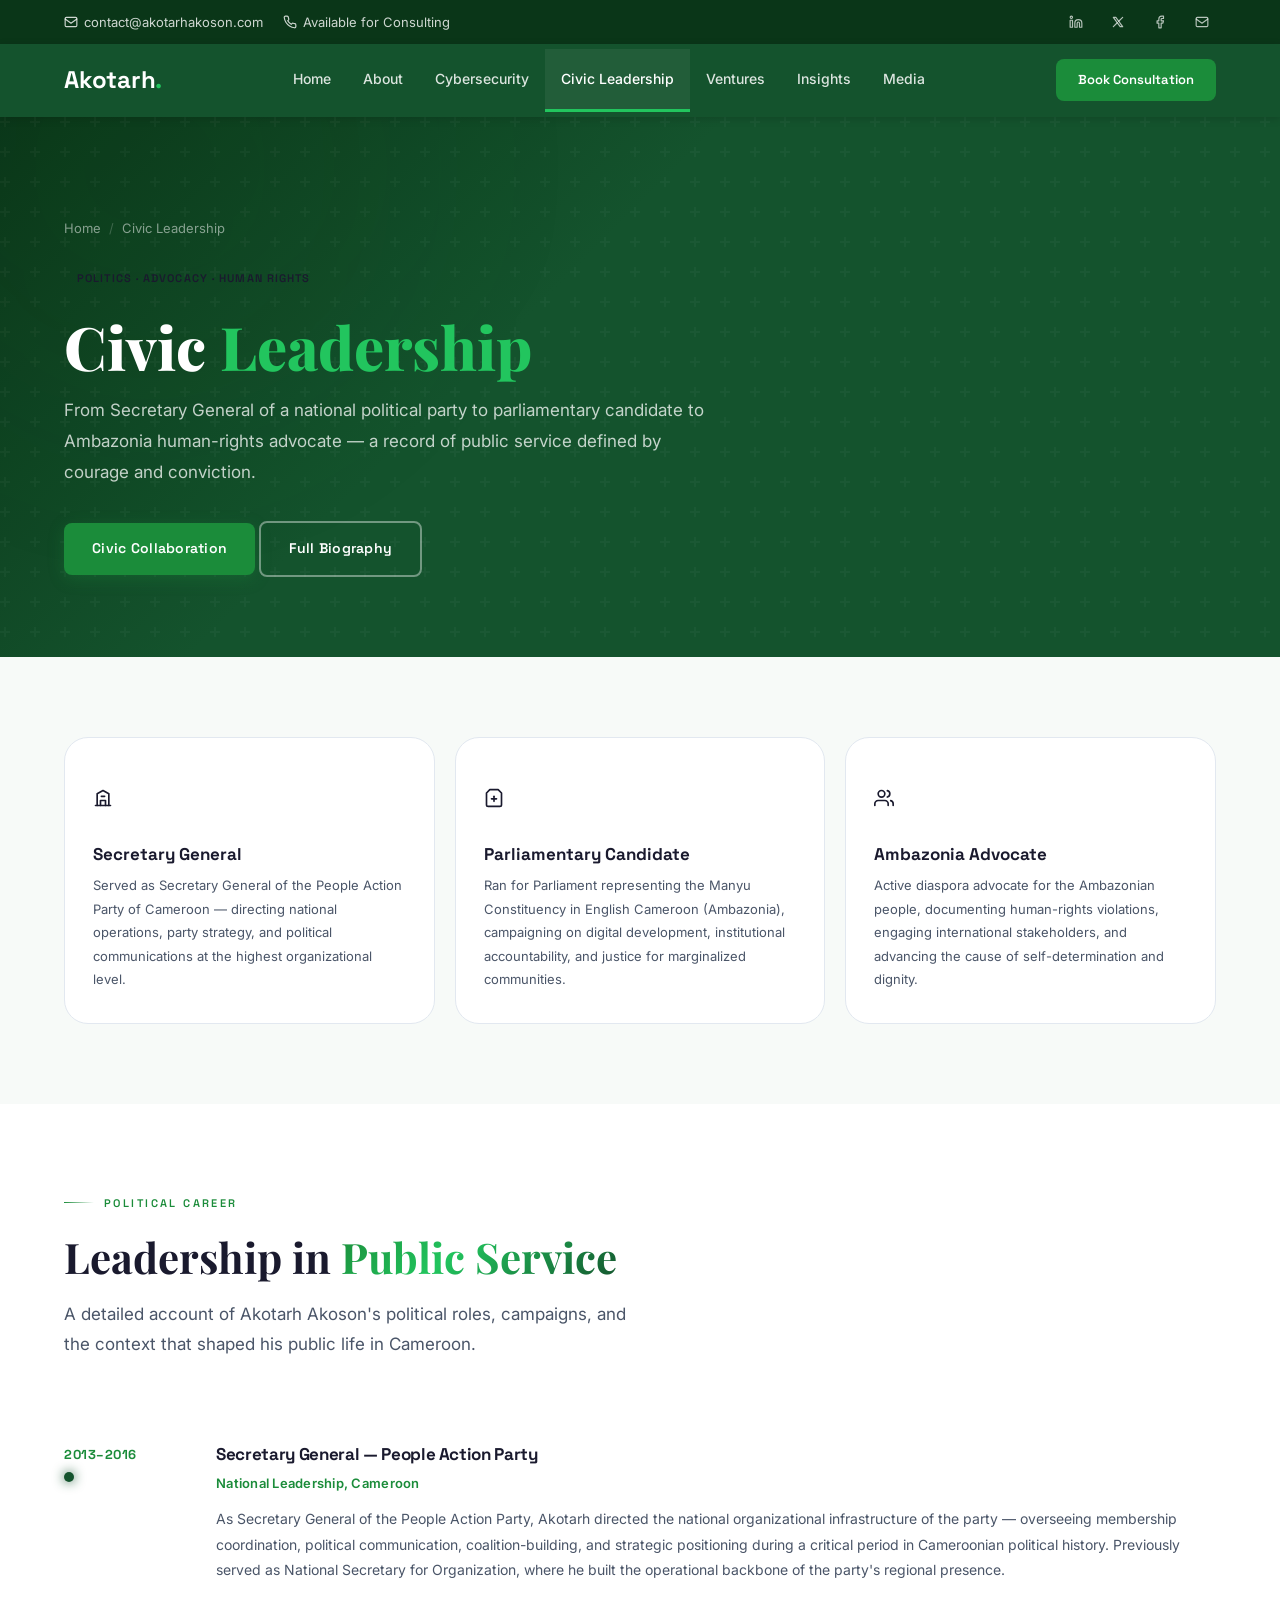
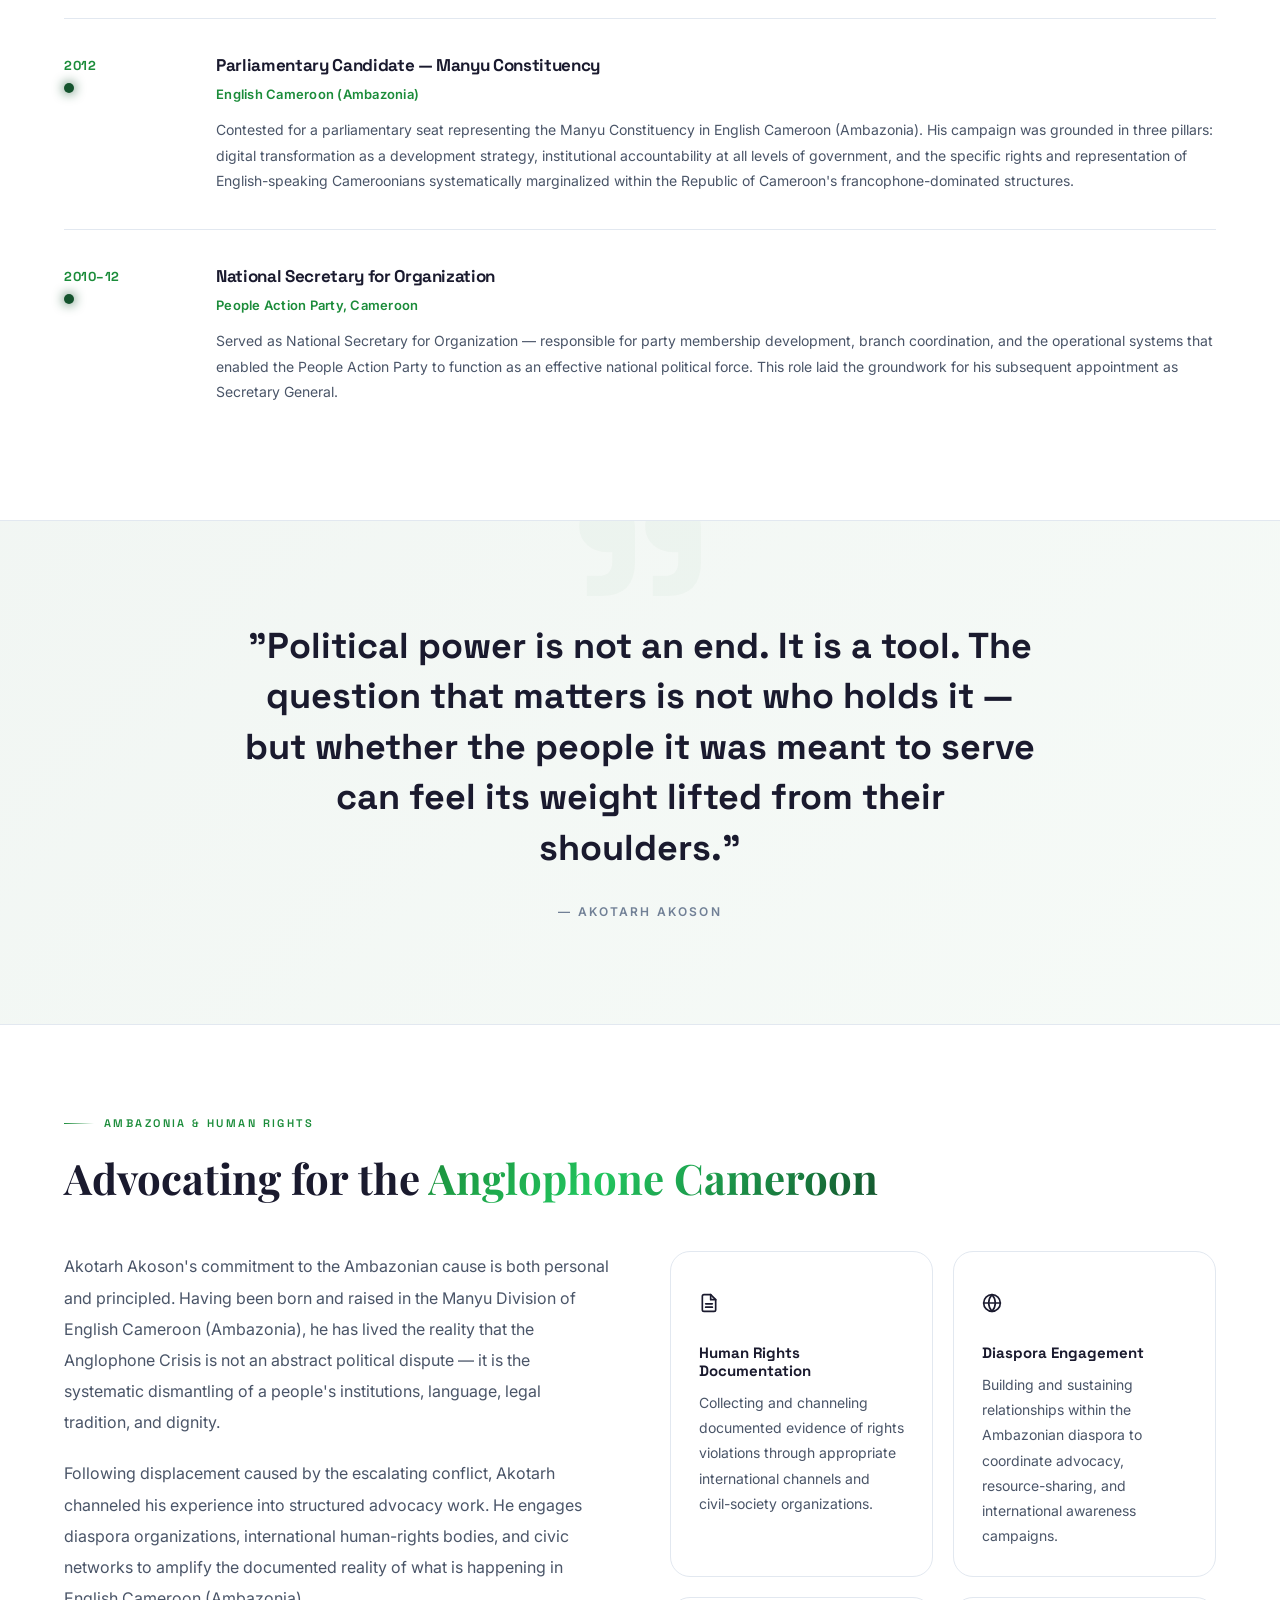
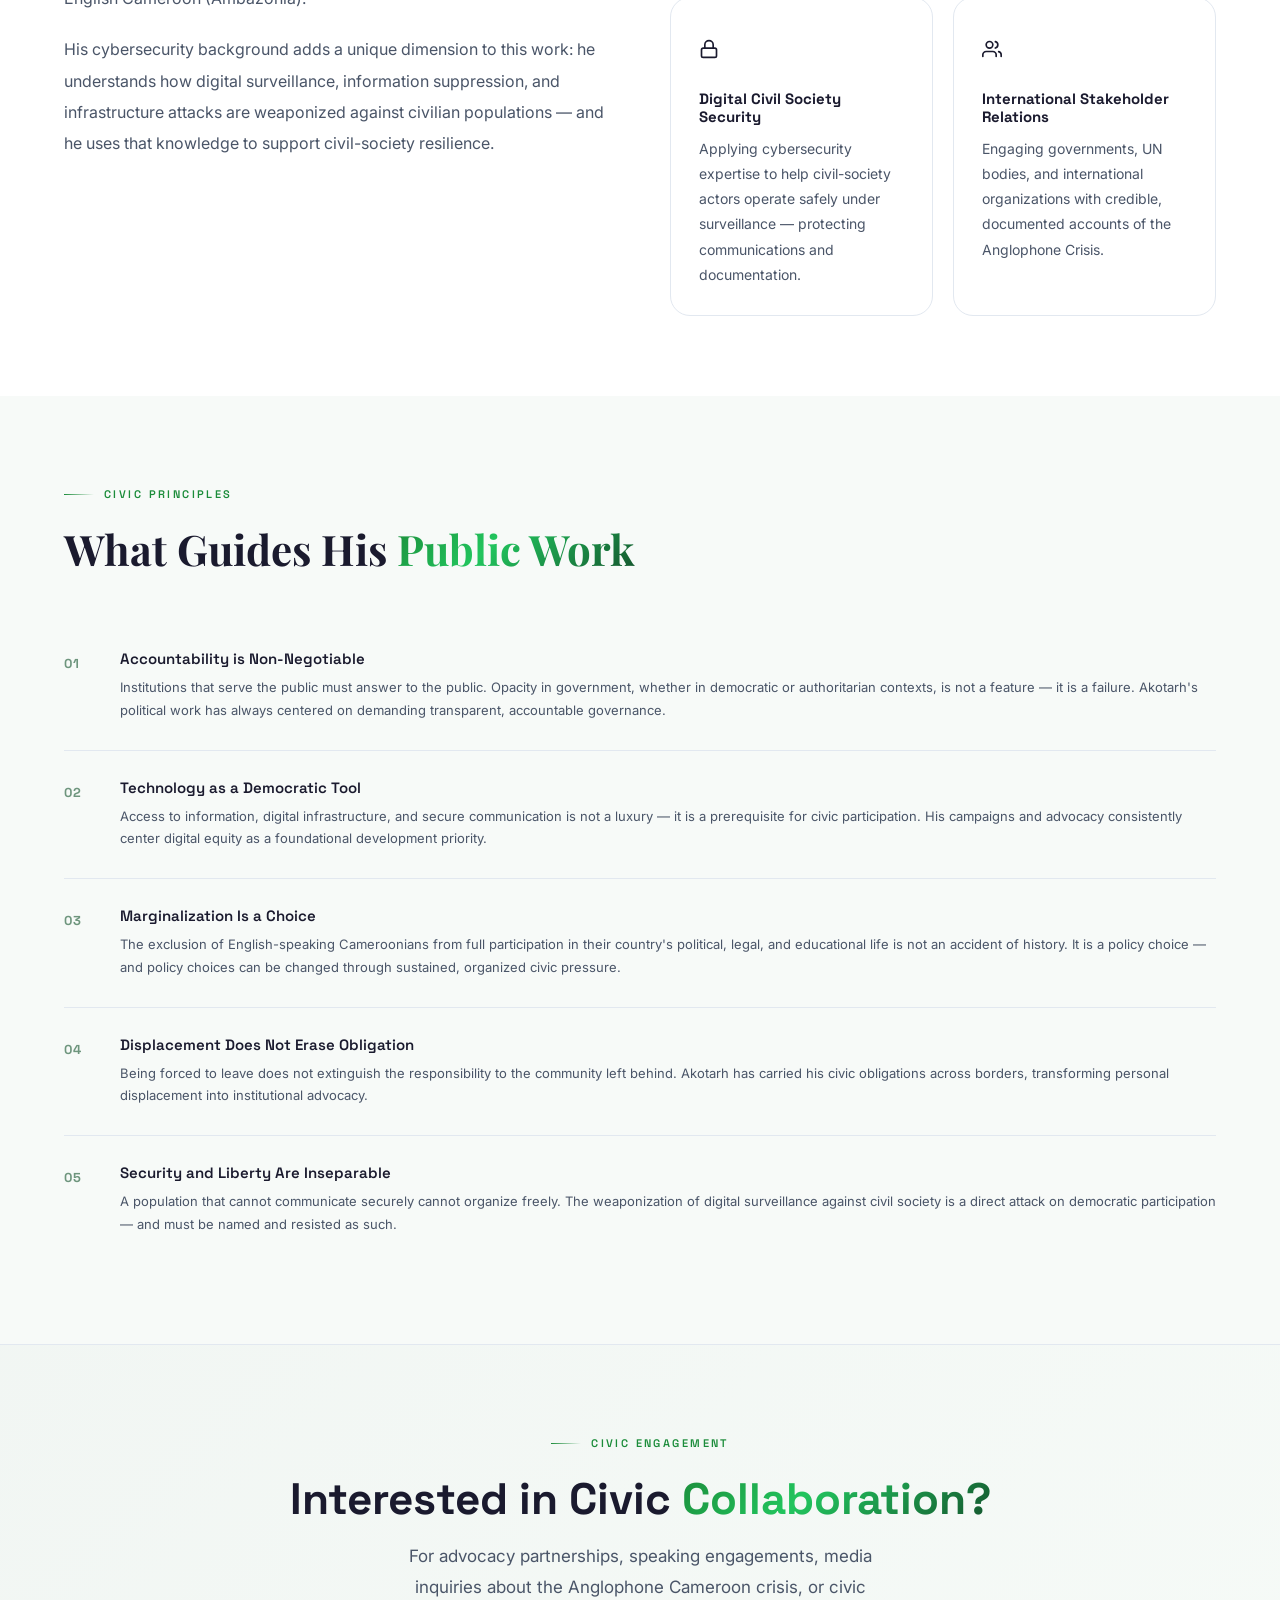
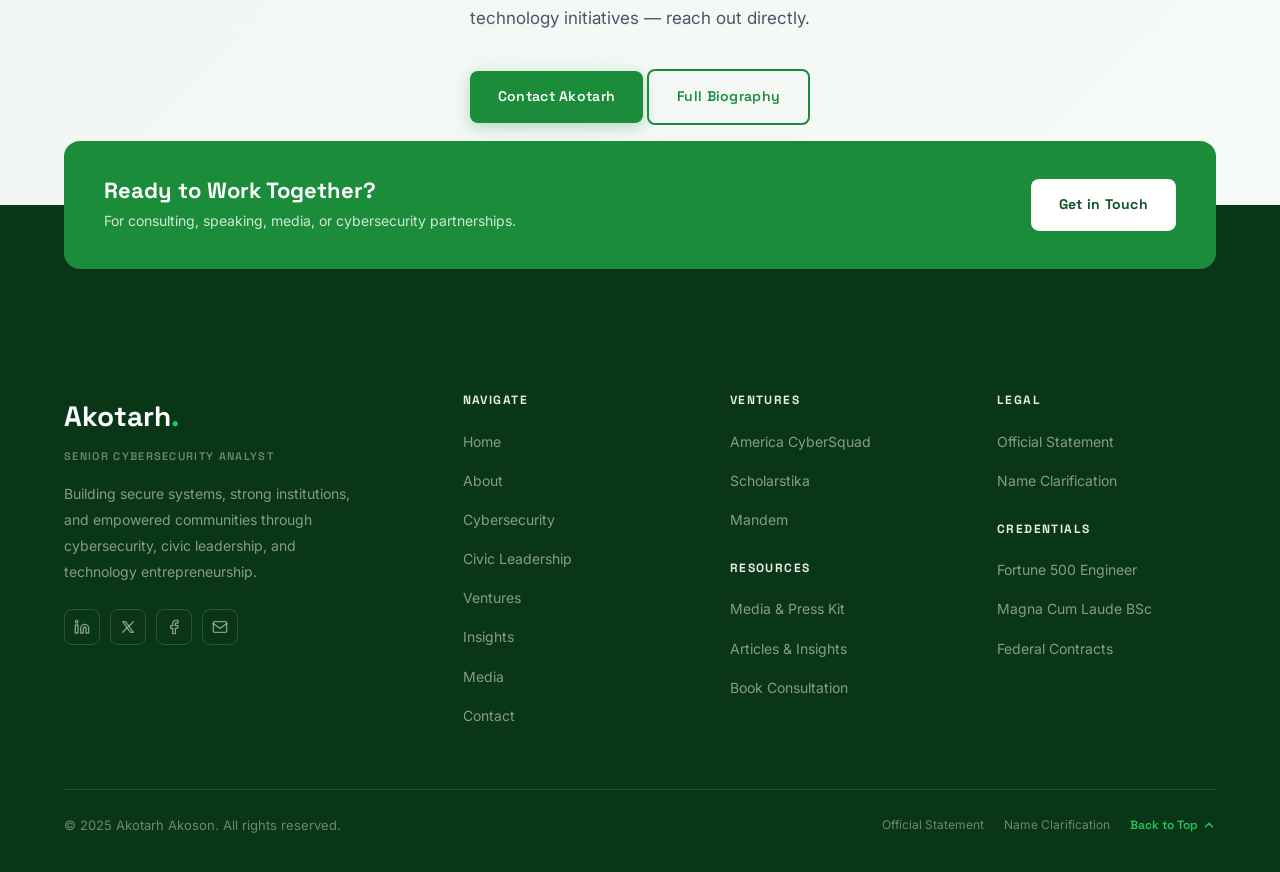
<file: civic-leadership.html>
<!DOCTYPE html>
<html lang="en">
<head>
<meta charset="UTF-8"/>
<meta name="viewport" content="width=device-width,initial-scale=1.0"/>
<title>Civic Leadership | Akotarh Akoson</title>
<meta name="description" content="Akotarh Akoson's civic leadership — Secretary General of the People Action Party, parliamentary candidate, Ambazonia advocate, and human-rights documentation work."/>
<meta name="author" content="Akotarh Akoson"/>
<meta name="robots" content="index, follow"/>
<meta name="keywords" content="Akotarh Akoson civic leadership, People Action Party, Secretary General, parliamentary candidate, Manyu Constituency, Ambazonia, Anglophone Cameroon, human rights advocate"/>
<link rel="canonical" href="https://akotarhakoson.com/civic-leadership"/>
<meta property="og:title" content="Civic Leadership | Akotarh Akoson"/>
<meta property="og:description" content="Former Secretary General of the People Action Party of Cameroon, parliamentary candidate, and active Ambazonia human-rights advocate."/>
<meta property="og:type" content="website"/>
<meta property="og:url" content="https://akotarhakoson.com/civic-leadership"/>
<meta property="og:site_name" content="Akotarh Akoson"/>
<meta property="og:locale" content="en_US"/>
<meta property="og:image" content="https://akotarhakoson.com/images/akotarh-executive.jpg"/>
<meta property="og:image:width" content="1200"/>
<meta property="og:image:height" content="630"/>
<meta name="twitter:card" content="summary_large_image"/>
<meta name="twitter:site" content="@raymond_akoson"/>
<meta name="twitter:title" content="Civic Leadership — Akotarh Akoson"/>
<meta name="twitter:description" content="Former Secretary General, People Action Party of Cameroon. Parliamentary candidate. Active Ambazonia human-rights advocate."/>
<meta name="twitter:image" content="https://akotarhakoson.com/images/akotarh-executive.jpg"/>
<script type="application/ld+json">
{"@context": "https://schema.org", "@type": "WebPage", "name": "Civic Leadership", "description": "Akotarh Akoson's civic leadership career including roles as Secretary General of the People Action Party and Parliamentary Candidate.", "mainEntity": {"@type": "Person", "name": "Akotarh Akoson", "jobTitle": "Senior Cybersecurity Analyst", "memberOf": {"@type": "PoliticalParty", "name": "People Action Party"}, "image": "https://akotarhakoson.com/images/akotarh-executive.jpg", "sameAs": ["https://www.linkedin.com/in/akotarhakoson", "https://x.com/raymond_akoson"]}}
</script>
<style>
*,*::before,*::after{box-sizing:border-box;margin:0;padding:0}
html{scroll-behavior:smooth}
body{background:#FFFFFF;color:#1a1a2e;font-family:'Inter',system-ui,sans-serif;line-height:1.7;overflow-x:hidden;-webkit-font-smoothing:antialiased}
a{color:inherit;text-decoration:none}ul{list-style:none}
button{cursor:pointer;font-family:inherit;border:none;background:none}
img{display:block;max-width:100%}
::selection{background:rgba(27,140,58,.2)}

:root{
  --primary:#1B8C3A;--primary-dark:#14532d;--primary-light:#22C55E;
  --dark:#14532d;--darker:#0a3618;
  --text:#1a1a2e;--text-secondary:#4a5568;--text-light:#718096;
  --bg-white:#ffffff;--bg-light:#f7faf8;--bg-alt:#edf5f0;
  --border:#e2e8f0;--border-green:rgba(27,140,58,.2);
  --shadow:0 4px 20px rgba(0,0,0,.08);--shadow-lg:0 12px 40px rgba(0,0,0,.12);
  --radius:8px;--radius-lg:16px;
  --ease:cubic-bezier(.4,0,.2,1);
}

/* LAYOUT */
.container{max-width:1200px;margin:0 auto;padding:0 24px}
.section{padding:80px 0}

/* TYPOGRAPHY */
h1,h2,h3,h4,h5{font-family:'Space Grotesk',sans-serif;font-weight:700;line-height:1.2;color:var(--text)}
.section-header{text-align:center;margin-bottom:60px}
.section-header h2{font-family:'Playfair Display',serif;font-size:clamp(28px,4vw,42px);margin-bottom:16px;font-weight:700}
.section-header p{font-size:17px;color:var(--text-secondary);max-width:620px;margin:0 auto;line-height:1.8}
.section-label{display:inline-block;font-family:'Space Grotesk',sans-serif;font-size:13px;font-weight:600;letter-spacing:.1em;text-transform:uppercase;color:var(--primary);margin-bottom:12px}
.accent-line{width:60px;height:3px;background:var(--primary);margin:16px auto 0;border-radius:2px}
.accent-line.left{margin:16px 0 0}

/* TOP BAR */
.top-bar{background:var(--darker);color:rgba(255,255,255,.8);font-size:13px;padding:8px 0}
.top-bar .container{display:flex;align-items:center;justify-content:space-between}
.top-bar-left{display:flex;align-items:center;gap:20px}
.top-bar-left a{color:rgba(255,255,255,.8);display:flex;align-items:center;gap:6px;transition:color .3s}
.top-bar-left a:hover{color:#fff}
.top-bar-left svg{width:14px;height:14px;flex-shrink:0}
.top-bar-right{display:flex;align-items:center;gap:14px}
.top-bar-right a{width:28px;height:28px;display:flex;align-items:center;justify-content:center;color:rgba(255,255,255,.7);border-radius:50%;transition:color .3s,background .3s}
.top-bar-right a:hover{color:#fff;background:rgba(255,255,255,.1)}
.top-bar-right svg{width:14px;height:14px}

/* NAV */
.nav{background:var(--dark);padding:0;position:sticky;top:0;z-index:1000;box-shadow:0 2px 8px rgba(0,0,0,.15)}
.nav .container{display:flex;align-items:center;justify-content:space-between}
.nav-logo{font-family:'Space Grotesk',sans-serif;font-size:24px;font-weight:700;color:#fff;padding:16px 0;letter-spacing:-.01em}
.nav-logo span{color:var(--primary-light);font-weight:700}
.nav-links{display:flex;align-items:center;gap:0}
.nav-links a{display:block;padding:18px 16px;font-size:14px;font-weight:500;color:rgba(255,255,255,.85);transition:all .3s;border-bottom:3px solid transparent;font-family:'Inter',sans-serif}
.nav-links a:hover,.nav-links a.active{color:#fff;background:rgba(255,255,255,.06);border-bottom-color:var(--primary-light)}
.nav-cta{font-family:'Space Grotesk',sans-serif;font-size:13px;font-weight:600;padding:10px 22px;background:var(--primary);color:#fff;border-radius:var(--radius);transition:all .3s}
.nav-cta:hover{background:var(--primary-light);transform:translateY(-1px)}
.hbg{display:none;flex-direction:column;gap:5px;padding:4px;cursor:pointer;z-index:1001}
.hbg span{width:24px;height:2.5px;background:#fff;border-radius:2px;display:block;transition:transform .4s var(--ease),opacity .3s}
.hbg.active span:nth-child(1){transform:translateY(7.5px) rotate(45deg)}
.hbg.active span:nth-child(2){opacity:0;transform:scaleX(0)}
.hbg.active span:nth-child(3){transform:translateY(-7.5px) rotate(-45deg)}

/* MOBILE NAV */
.mob{position:fixed;inset:0;z-index:999;background:var(--dark);display:flex;flex-direction:column;align-items:center;justify-content:center;gap:0;clip-path:circle(0% at calc(100% - 36px) 72px);transition:clip-path .5s cubic-bezier(.4,0,.0,1);pointer-events:none}
.mob.open{clip-path:circle(150% at calc(100% - 36px) 72px);pointer-events:auto}
.mob-links{display:flex;flex-direction:column;align-items:center;gap:8px}
.mob-links a{font-family:'Space Grotesk',sans-serif;font-size:28px;font-weight:700;color:rgba(255,255,255,.8);transition:color .3s,transform .4s,opacity .4s;opacity:0;transform:translateY(20px)}
.mob.open .mob-links a{opacity:1;transform:translateY(0)}
.mob.open .mob-links a:nth-child(1){transition-delay:.1s}
.mob.open .mob-links a:nth-child(2){transition-delay:.15s}
.mob.open .mob-links a:nth-child(3){transition-delay:.2s}
.mob.open .mob-links a:nth-child(4){transition-delay:.25s}
.mob.open .mob-links a:nth-child(5){transition-delay:.3s}
.mob.open .mob-links a:nth-child(6){transition-delay:.35s}
.mob.open .mob-links a:nth-child(7){transition-delay:.4s}
.mob-links a:hover{color:var(--primary-light)}
.mob-cta{margin-top:36px;opacity:0;transform:translateY(16px);transition:all .4s var(--ease);transition-delay:0s}
.mob.open .mob-cta{opacity:1;transform:translateY(0);transition-delay:.45s}
.mob-social{display:flex;gap:14px;margin-top:28px;opacity:0;transition:opacity .4s;transition-delay:0s}
.mob.open .mob-social{opacity:1;transition-delay:.5s}
.mob-social a{width:40px;height:40px;border-radius:50%;border:1px solid rgba(255,255,255,.2);display:flex;align-items:center;justify-content:center;color:rgba(255,255,255,.7);transition:all .3s}
.mob-social a:hover{border-color:var(--primary-light);color:var(--primary-light)}
.mob-social svg{width:16px;height:16px}

/* PAGE HERO (dark gradient) */
.page-hero{padding:100px 0 80px;position:relative;overflow:hidden;background:linear-gradient(135deg,var(--darker) 0%,var(--dark) 40%,var(--primary-dark) 100%)}
.page-hero-pattern{position:absolute;inset:0;background-image:url("data:image/svg+xml,%3Csvg width='60' height='60' viewBox='0 0 60 60' xmlns='http://www.w3.org/2000/svg'%3E%3Cg fill='none' fill-rule='evenodd'%3E%3Cg fill='%23ffffff' fill-opacity='0.03'%3E%3Cpath d='M36 34v-4h-2v4h-4v2h4v4h2v-4h4v-2h-4zm0-30V0h-2v4h-4v2h4v4h2V6h4V4h-4zM6 34v-4H4v4H0v2h4v4h2v-4h4v-2H6zM6 4V0H4v4H0v2h4v4h2V6h4V4H6z'/%3E%3C/g%3E%3C/g%3E%3C/svg%3E")}
.page-hero .container{position:relative;z-index:2}
.breadcrumb{display:flex;align-items:center;gap:8px;font-size:13px;color:rgba(255,255,255,.5);margin-bottom:24px}
.breadcrumb a{color:rgba(255,255,255,.5);transition:color .3s}
.breadcrumb a:hover{color:var(--primary-light)}
.page-hero h1{font-family:'Playfair Display',serif;font-size:clamp(36px,5.5vw,60px);color:#fff;margin-bottom:16px;font-weight:800;line-height:1.1}
.page-hero h1 .highlight{color:var(--primary-light)}
.page-hero-desc{font-size:17px;color:rgba(255,255,255,.75);max-width:640px;line-height:1.85;margin-bottom:32px}
.page-hero-chip{display:inline-flex;align-items:center;gap:8px;background:rgba(34,197,94,.15);border:1px solid rgba(34,197,94,.3);border-radius:100px;padding:6px 18px;margin-bottom:20px;font-family:'Space Grotesk',sans-serif;font-size:12px;font-weight:600;letter-spacing:.1em;text-transform:uppercase;color:var(--primary-light)}

/* BUTTONS */
.btn{display:inline-flex;align-items:center;gap:10px;font-family:'Space Grotesk',sans-serif;font-size:14px;font-weight:600;padding:14px 28px;border-radius:var(--radius);transition:all .3s var(--ease);white-space:nowrap;letter-spacing:.02em}
.btn-primary{background:var(--primary);color:#fff;box-shadow:0 4px 16px rgba(27,140,58,.3)}
.btn-primary:hover{background:var(--primary-light);transform:translateY(-2px);box-shadow:0 8px 28px rgba(27,140,58,.4)}
.btn-outline{border:2px solid var(--primary);color:var(--primary);background:transparent}
.btn-outline:hover{background:var(--primary);color:#fff}
.btn-outline-white{border:2px solid rgba(255,255,255,.4);color:#fff;background:transparent}
.btn-outline-white:hover{border-color:#fff;background:rgba(255,255,255,.1)}
.btn-ghost{display:inline-flex;align-items:center;gap:8px;font-family:'Space Grotesk',sans-serif;font-size:14px;font-weight:600;color:var(--primary);transition:gap .3s}
.btn-ghost:hover{gap:14px}
.btn-ghost::after{content:'\\2192'}

/* SEC HEADER */
.sec-hd{margin-bottom:48px}
.sec-hd h2{font-family:'Playfair Display',serif;font-size:clamp(28px,4vw,42px);color:var(--text);margin-bottom:16px;font-weight:700}
.sec-hd h2 .highlight{color:var(--primary)}
.sec-hd p{font-size:17px;color:var(--text-secondary);max-width:580px;line-height:1.8}
.eyebrow{display:inline-flex;align-items:center;gap:10px;font-family:'Space Grotesk',sans-serif;font-size:11px;font-weight:600;letter-spacing:.22em;text-transform:uppercase;color:var(--primary);margin-bottom:20px}
.eyebrow i{width:30px;height:1px;background:linear-gradient(90deg,var(--primary),transparent)}
.gt{background:linear-gradient(135deg,var(--primary) 0%,#22C55E 40%,var(--primary-dark) 100%);-webkit-background-clip:text;-webkit-text-fill-color:transparent;background-clip:text}

/* CHIPS */
.chip{display:inline-flex;align-items:center;gap:6px;font-family:'Space Grotesk',sans-serif;font-size:11px;font-weight:600;letter-spacing:.1em;text-transform:uppercase;padding:5px 13px;border-radius:100px}
.chip-c{background:rgba(27,140,58,.1);border:1px solid rgba(27,140,58,.22);color:var(--primary)}

/* FOOTER */
.footer{background:var(--darker);color:rgba(255,255,255,.7);padding:0;position:relative}
.footer-cta-bar{display:flex;align-items:center;justify-content:space-between;gap:24px;background:var(--primary);border-radius:var(--radius-lg);padding:36px 40px;margin-bottom:60px;transform:translateY(-50%);flex-wrap:wrap}
.footer-cta-bar h3{font-family:'Space Grotesk',sans-serif;font-size:22px;font-weight:700;color:#fff;margin-bottom:6px}
.footer-cta-bar p{font-size:14px;color:rgba(255,255,255,.8)}
.footer-cta-bar .btn{background:#fff;color:var(--primary-dark);font-weight:700}
.footer-cta-bar .btn:hover{transform:translateY(-2px);box-shadow:0 8px 24px rgba(0,0,0,.2)}
.footer-grid{display:grid;grid-template-columns:1.6fr 1fr 1fr 1fr;gap:48px;padding-bottom:48px}
.footer-brand{font-family:'Space Grotesk',sans-serif;font-size:28px;font-weight:700;color:#fff;margin-bottom:6px}
.footer-brand span{color:var(--primary-light)}
.footer-tagline{font-family:'Space Grotesk',sans-serif;font-size:11px;font-weight:600;letter-spacing:.12em;text-transform:uppercase;color:rgba(255,255,255,.4);margin-bottom:16px}
.footer-desc{font-size:14px;color:rgba(255,255,255,.5);line-height:1.85;margin-bottom:24px;max-width:300px}
.footer-social{display:flex;gap:10px}
.footer-social a{width:36px;height:36px;border-radius:var(--radius);border:1px solid rgba(255,255,255,.15);display:flex;align-items:center;justify-content:center;color:rgba(255,255,255,.5);transition:all .3s}
.footer-social a:hover{border-color:var(--primary-light);color:var(--primary-light);background:rgba(255,255,255,.05)}
.footer-col h5{font-family:'Space Grotesk',sans-serif;font-size:12px;font-weight:700;letter-spacing:.12em;text-transform:uppercase;color:rgba(255,255,255,.9);margin-bottom:20px}
.footer-col ul li{margin-bottom:12px}
.footer-col a{font-size:14px;color:rgba(255,255,255,.5);transition:color .3s,padding-left .3s}
.footer-col a:hover{color:var(--primary-light);padding-left:4px}
.footer-divider{height:1px;background:rgba(255,255,255,.1);margin-bottom:24px}
.footer-bottom{display:flex;align-items:center;justify-content:space-between;flex-wrap:wrap;gap:12px;padding-bottom:36px}
.footer-copy{font-size:13px;color:rgba(255,255,255,.4)}
.footer-legal{display:flex;align-items:center;gap:20px}
.footer-legal a{font-size:12px;color:rgba(255,255,255,.4);transition:color .3s}
.footer-legal a:hover{color:rgba(255,255,255,.7)}
.footer-top{display:inline-flex;align-items:center;gap:4px;font-size:12px;color:var(--primary-light) !important;font-weight:600;font-family:'Space Grotesk',sans-serif}
.footer-top:hover{gap:6px}

/* SCROLL REVEAL */
.reveal{opacity:0;transform:translateY(28px);transition:opacity .7s var(--ease),transform .7s var(--ease)}
.reveal.visible{opacity:1;transform:translateY(0)}
.from-left{transform:translateX(-40px) translateY(0)}
.from-left.visible{transform:translateX(0)}
.d1{transition-delay:.06s}.d2{transition-delay:.12s}.d3{transition-delay:.18s}.d4{transition-delay:.24s}

/* RESPONSIVE */
@media(max-width:900px){
  .top-bar{display:none}
  .section{padding:64px 0}
  .nav-links,.nav-cta{display:none}
  .hbg{display:flex}
  .page-hero{padding:80px 0 60px}
  .page-hero h1{font-size:clamp(28px,7vw,44px)}
  .footer-grid{grid-template-columns:1fr 1fr;gap:36px}
}
@media(max-width:640px){
  .section{padding:48px 0}
  .container{padding:0 16px}
  .page-hero{padding:64px 0 48px}
  .footer-grid{grid-template-columns:1fr}
  .footer-cta-bar{flex-direction:column;text-align:center;padding:28px 20px;transform:translateY(-30px)}
  .footer-cta-bar .btn{width:100%}
  .footer-bottom{flex-direction:column;gap:14px;text-align:center}
  .footer-legal{flex-wrap:wrap;justify-content:center}
}
/* PAGE-SPECIFIC */
/* ROLE CARDS */
.roles-grid{display:grid;grid-template-columns:repeat(3,1fr);gap:20px}
.role-card{background:var(--bg-white);border:1px solid var(--border);border-radius:24px;padding:32px 28px;position:relative;overflow:hidden;transition:all var(--ease) var(--ease)}
.role-card::before{content:'';position:absolute;inset:0;border-radius:24px;padding:1px;background:linear-gradient(135deg,rgba(22,101,52,.4),rgba(27,140,58,.2),transparent 60%);-webkit-mask:linear-gradient(#fff 0 0) content-box,linear-gradient(#fff 0 0);-webkit-mask-composite:xor;mask-composite:exclude;opacity:0;transition:opacity var(--ease)}
.role-card:hover::before{opacity:1}
.role-card:hover{transform:translateY(-6px);box-shadow:0 32px 80px rgba(0,0,0,.06),var(--glow-p);border-color:transparent}
.role-icon{font-size:32px;margin-bottom:20px}
.role-card h3{font-size:17px;font-weight:700;color:var(--text);margin-bottom:10px}
.role-card p{font-size:13px;color:var(--text-secondary);line-height:1.8}
/* TIMELINE */
.timeline{display:flex;flex-direction:column;gap:0}
.tl-item{display:flex;gap:32px;padding:36px 0;border-bottom:1px solid var(--border);position:relative}
.tl-item:last-child{border-bottom:none}
.tl-left{min-width:120px;flex-shrink:0}
.tl-year{font-family:'Space Grotesk',sans-serif;font-size:13px;font-weight:700;color:var(--primary);letter-spacing:.04em;margin-bottom:6px}
.tl-dot{width:10px;height:10px;border-radius:50%;background:var(--primary-dark);box-shadow:0 0 12px var(--primary-dark);margin-top:4px}
.tl-content h4{font-size:17px;font-weight:700;color:var(--text);margin-bottom:8px;letter-spacing:-.02em}
.tl-content .tl-role{font-size:13px;color:var(--primary);font-weight:600;margin-bottom:12px;letter-spacing:.02em}
.tl-content p{font-size:14px;color:var(--text-secondary);line-height:1.8}
/* PRINCIPLES */
.principles{display:flex;flex-direction:column;gap:0}
.principle{display:flex;gap:24px;padding:28px 0;border-bottom:1px solid var(--border);transition:all var(--ease)}
.principle:last-child{border-bottom:none}
.principle:hover{padding-left:8px}
.p-num{font-family:'Space Grotesk',sans-serif;font-size:13px;font-weight:700;color:var(--primary-dark);opacity:.6;flex-shrink:0;min-width:32px;padding-top:3px;letter-spacing:.06em}
.principle h4{font-size:15px;font-weight:600;color:var(--text);margin-bottom:8px}
.principle p{font-size:13px;color:var(--text-secondary);line-height:1.75}
/* ADVOCACY GRID */
.adv-grid{display:grid;grid-template-columns:1fr 1fr;gap:20px}
.adv-card{background:var(--bg-white);border:1px solid var(--border);border-radius:20px;padding:28px;transition:all var(--ease)}
.adv-card:hover{border-color:var(--border-green)}
.adv-card-icon{font-size:28px;margin-bottom:16px}
.adv-card h4{font-size:15px;font-weight:700;color:var(--text);margin-bottom:10px}
.adv-card p{font-size:14px;color:var(--text-secondary);line-height:1.8}
/* QUOTE */
.quote-sec{background:linear-gradient(135deg,rgba(22,101,52,.06),rgba(27,140,58,.04));border-top:1px solid var(--border);border-bottom:1px solid var(--border);padding:100px 0;text-align:center;position:relative;overflow:hidden}
.quote-sec blockquote{font-family:'Space Grotesk',sans-serif;font-size:clamp(20px,3vw,36px);font-weight:700;color:var(--text);line-height:1.4;max-width:800px;margin:0 auto 24px;position:relative;z-index:1}
.quote-sec cite{font-style:normal;font-size:12px;font-weight:600;letter-spacing:.18em;text-transform:uppercase;color:var(--text-light)}
.quote-bg{position:absolute;top:-60px;left:50%;transform:translateX(-50%);font-size:300px;font-family:'Space Grotesk',sans-serif;font-weight:900;color:rgba(22,101,52,.028);pointer-events:none;user-select:none;line-height:1}
/* HIGHLIGHT BOX */
.highlight-box{background:rgba(27,140,58,.04);border:1px solid rgba(27,140,58,.12);border-radius:16px;padding:32px}
.highlight-box p{font-size:15px;color:var(--text-secondary);line-height:1.9}
/* CTA BAND */
.cta-band{background:linear-gradient(135deg,rgba(22,101,52,.06),rgba(27,140,58,.04));border-top:1px solid var(--border);padding:80px 0;text-align:center}
.cta-band h2{font-size:clamp(26px,4vw,44px);color:var(--text);margin-bottom:16px}
.cta-band p{font-size:17px;color:var(--text-secondary);max-width:520px;margin:0 auto 36px;line-height:1.8}
.d4{transition-delay:.4s}
@media(max-width:900px){.roles-grid{grid-template-columns:1fr 1fr} .adv-grid{grid-template-columns:1fr} .S{padding:80px 0}}
@media(max-width:640px){.S{padding:64px 0} .roles-grid{grid-template-columns:1fr} .W{padding:0 20px} .tl-left{min-width:80px}}
</style>
<link rel="preconnect" href="https://fonts.googleapis.com"/>
<link rel="preconnect" href="https://fonts.gstatic.com" crossorigin/>
<link href="https://fonts.googleapis.com/css2?family=Playfair+Display:wght@400;500;600;700;800;900&family=Space+Grotesk:wght@400;500;600;700&family=Inter:ital,opsz,wght@0,14..32,300..700;1,14..32,300..700&display=swap" rel="stylesheet"/>
</head>
<body>

<header>
<!-- TOP BAR -->
<div class="top-bar">
  <div class="container">
    <div class="top-bar-left">
      <a href="mailto:contact@akotarhakoson.com"><svg viewBox="0 0 24 24" fill="none" stroke="currentColor" stroke-width="2" stroke-linecap="round" stroke-linejoin="round"><rect x="2" y="4" width="20" height="16" rx="2"/><path d="M22 7l-10 7L2 7"/></svg> contact@akotarhakoson.com</a>
      <a href="mailto:contact@akotarhakoson.com"><svg viewBox="0 0 24 24" fill="none" stroke="currentColor" stroke-width="2" stroke-linecap="round" stroke-linejoin="round"><path d="M22 16.92v3a2 2 0 01-2.18 2 19.79 19.79 0 01-8.63-3.07 19.5 19.5 0 01-6-6 19.79 19.79 0 01-3.07-8.67A2 2 0 014.11 2h3a2 2 0 012 1.72c.127.96.361 1.903.7 2.81a2 2 0 01-.45 2.11L8.09 9.91a16 16 0 006 6l1.27-1.27a2 2 0 012.11-.45c.907.339 1.85.573 2.81.7A2 2 0 0122 16.92z"/></svg> Available for Consulting</a>
    </div>
    <div class="top-bar-right">
      <a href="https://www.linkedin.com/in/akotarhakoson" target="_blank" rel="noopener noreferrer" aria-label="LinkedIn"><svg viewBox="0 0 24 24" fill="none" stroke="currentColor" stroke-width="2" stroke-linecap="round" stroke-linejoin="round"><path d="M16 8a6 6 0 016 6v7h-4v-7a2 2 0 00-4 0v7h-4v-7a6 6 0 016-6z"/><rect x="2" y="9" width="4" height="12"/><circle cx="4" cy="4" r="2"/></svg></a>
      <a href="https://x.com/raymond_akoson" target="_blank" rel="noopener noreferrer" aria-label="X / Twitter"><svg viewBox="0 0 24 24" fill="none" stroke="currentColor" stroke-width="2" stroke-linecap="round" stroke-linejoin="round"><path d="M4 4l11.733 16H20L8.267 4z"/><path d="M4 20l6.768-6.768M20 4l-6.768 6.768"/></svg></a>
      <a href="https://www.facebook.com/akoson.akotarh" target="_blank" rel="noopener noreferrer" aria-label="Facebook"><svg viewBox="0 0 24 24" fill="none" stroke="currentColor" stroke-width="2" stroke-linecap="round" stroke-linejoin="round"><path d="M18 2h-3a5 5 0 00-5 5v3H7v4h3v8h4v-8h3l1-4h-4V7a1 1 0 011-1h3z"/></svg></a>
      <a href="mailto:contact@akotarhakoson.com" aria-label="Email"><svg viewBox="0 0 24 24" fill="none" stroke="currentColor" stroke-width="2" stroke-linecap="round" stroke-linejoin="round"><rect x="2" y="4" width="20" height="16" rx="2"/><path d="M22 7l-10 7L2 7"/></svg></a>
    </div>
  </div>
</div>

<nav class="nav" id="nav" aria-label="Main navigation">
  <div class="container">
    <a href="index.html" class="nav-logo" aria-label="Home">Akotarh<span>.</span></a>
    <div class="nav-links">
      <a href="index.html">Home</a>
      <a href="about.html">About</a>
      <a href="cybersecurity.html">Cybersecurity</a>
      <a href="civic-leadership.html" class="active">Civic Leadership</a>
      <a href="ventures.html">Ventures</a>
      <a href="insights.html">Insights</a>
      <a href="media.html">Media</a>
    </div>
    <div style="display:flex;align-items:center;gap:14px">
      <a href="contact.html" class="nav-cta">Book Consultation</a>
      <button class="hbg" id="hbg" aria-label="Open menu"><span></span><span></span><span></span></button>
    </div>
  </div>
</nav>
</header>
<div class="mob" id="mob">
  <div class="mob-links">
    <a href="index.html">Home</a><a href="about.html">About</a><a href="cybersecurity.html">Cybersecurity</a>
    <a href="civic-leadership.html">Civic Leadership</a><a href="ventures.html">Ventures</a>
    <a href="insights.html">Insights</a><a href="media.html">Media</a>
  </div>
  <a href="contact.html" class="btn btn-primary mob-cta">Book Consultation</a>
  <div class="mob-social">
    <a href="https://www.linkedin.com/in/akotarhakoson" target="_blank" rel="noopener noreferrer" aria-label="LinkedIn"><svg viewBox="0 0 24 24" fill="none" stroke="currentColor" stroke-width="2" stroke-linecap="round" stroke-linejoin="round"><path d="M16 8a6 6 0 016 6v7h-4v-7a2 2 0 00-4 0v7h-4v-7a6 6 0 016-6z"/><rect x="2" y="9" width="4" height="12"/><circle cx="4" cy="4" r="2"/></svg></a>
    <a href="https://x.com/raymond_akoson" target="_blank" rel="noopener noreferrer" aria-label="X / Twitter"><svg viewBox="0 0 24 24" fill="none" stroke="currentColor" stroke-width="2" stroke-linecap="round" stroke-linejoin="round"><path d="M4 4l11.733 16H20L8.267 4z"/><path d="M4 20l6.768-6.768M20 4l-6.768 6.768"/></svg></a>
    <a href="https://www.facebook.com/akoson.akotarh" target="_blank" rel="noopener noreferrer" aria-label="Facebook"><svg viewBox="0 0 24 24" fill="none" stroke="currentColor" stroke-width="2" stroke-linecap="round" stroke-linejoin="round"><path d="M18 2h-3a5 5 0 00-5 5v3H7v4h3v8h4v-8h3l1-4h-4V7a1 1 0 011-1h3z"/></svg></a>
    <a href="mailto:contact@akotarhakoson.com" aria-label="Email"><svg viewBox="0 0 24 24" fill="none" stroke="currentColor" stroke-width="2" stroke-linecap="round" stroke-linejoin="round"><rect x="2" y="4" width="20" height="16" rx="2"/><path d="M22 7l-10 7L2 7"/></svg></a>
  </div>
</div>
<main id="main-content">
<section class="page-hero">
  <div class="page-hero-pattern"></div>
  <div style="position:absolute;width:500px;height:500px;border-radius:50%;background:rgba(22,101,52,.05);filter:blur(100px);top:-200px;left:-100px;pointer-events:none"></div>
  <div class="container">
    <nav class="breadcrumb"><a href="index.html">Home</a><span style="opacity:.4">/</span><span>Civic Leadership</span></nav>
    <div class="chip chip-p" style="margin-bottom:20px">Politics · Advocacy · Human Rights</div>
    <h1>Civic <span class="highlight">Leadership</span></h1>
    <p class="page-hero-desc">From Secretary General of a national political party to parliamentary candidate to Ambazonia human-rights advocate — a record of public service defined by courage and conviction.</p>
    <div class="btns">
      <a href="contact.html" class="btn btn-primary">Civic Collaboration</a>
      <a href="about.html" class="btn btn-outline-white">Full Biography</a>
    </div>
  </div>
</section>

<section class="section" style="padding-top:80px;padding-bottom:80px;background:var(--bg-light)">
  <div class="container">
    <div class="roles-grid">
      <div class="role-card reveal">
        <div class="role-icon"><svg width="20" height="20" viewBox="0 0 24 24" fill="none" stroke="currentColor" stroke-width="2" stroke-linecap="round" stroke-linejoin="round"><path d="M3 21h18"/><path d="M5 21V7l7-4 7 4v14"/><path d="M9 21v-6h6v6"/><path d="M10 10h4"/></svg></div>
        <h3>Secretary General</h3>
        <p>Served as Secretary General of the People Action Party of Cameroon — directing national operations, party strategy, and political communications at the highest organizational level.</p>
      </div>
      <div class="role-card reveal d1">
        <div class="role-icon"><svg width="20" height="20" viewBox="0 0 24 24" fill="none" stroke="currentColor" stroke-width="2" stroke-linecap="round" stroke-linejoin="round"><path d="M7 2h10l4 4v14a2 2 0 01-2 2H5a2 2 0 01-2-2V6l4-4z"/><path d="M12 10v6"/><path d="M9 13h6"/></svg></div>
        <h3>Parliamentary Candidate</h3>
        <p>Ran for Parliament representing the Manyu Constituency in English Cameroon (Ambazonia), campaigning on digital development, institutional accountability, and justice for marginalized communities.</p>
      </div>
      <div class="role-card reveal d2">
        <div class="role-icon"><svg width="20" height="20" viewBox="0 0 24 24" fill="none" stroke="currentColor" stroke-width="2" stroke-linecap="round" stroke-linejoin="round"><path d="M17 21v-2a4 4 0 00-4-4H5a4 4 0 00-4 4v2"/><circle cx="9" cy="7" r="4"/><path d="M23 21v-2a4 4 0 00-3-3.87"/><path d="M16 3.13a4 4 0 010 7.75"/></svg></div>
        <h3>Ambazonia Advocate</h3>
        <p>Active diaspora advocate for the Ambazonian people, documenting human-rights violations, engaging international stakeholders, and advancing the cause of self-determination and dignity.</p>
      </div>
    </div>
  </div>
</section>

<section class="section">
  <div class="container">
    <div class="sec-hd reveal">
      <div class="eyebrow"><i></i>Political Career</div>
      <h2>Leadership in <span class="gt">Public Service</span></h2>
      <p>A detailed account of Akotarh Akoson's political roles, campaigns, and the context that shaped his public life in Cameroon.</p>
    </div>
    <div class="timeline reveal">
      <div class="tl-item">
        <div class="tl-left"><div class="tl-year">2013–2016</div><div class="tl-dot"></div></div>
        <div class="tl-content">
          <h4>Secretary General — People Action Party</h4>
          <div class="tl-role">National Leadership, Cameroon</div>
          <p>As Secretary General of the People Action Party, Akotarh directed the national organizational infrastructure of the party — overseeing membership coordination, political communication, coalition-building, and strategic positioning during a critical period in Cameroonian political history. Previously served as National Secretary for Organization, where he built the operational backbone of the party's regional presence.</p>
        </div>
      </div>
      <div class="tl-item">
        <div class="tl-left"><div class="tl-year">2012</div><div class="tl-dot"></div></div>
        <div class="tl-content">
          <h4>Parliamentary Candidate — Manyu Constituency</h4>
          <div class="tl-role">English Cameroon (Ambazonia)</div>
          <p>Contested for a parliamentary seat representing the Manyu Constituency in English Cameroon (Ambazonia). His campaign was grounded in three pillars: digital transformation as a development strategy, institutional accountability at all levels of government, and the specific rights and representation of English-speaking Cameroonians systematically marginalized within the Republic of Cameroon's francophone-dominated structures.</p>
        </div>
      </div>
      <div class="tl-item">
        <div class="tl-left"><div class="tl-year">2010–12</div><div class="tl-dot"></div></div>
        <div class="tl-content">
          <h4>National Secretary for Organization</h4>
          <div class="tl-role">People Action Party, Cameroon</div>
          <p>Served as National Secretary for Organization — responsible for party membership development, branch coordination, and the operational systems that enabled the People Action Party to function as an effective national political force. This role laid the groundwork for his subsequent appointment as Secretary General.</p>
        </div>
      </div>
    </div>
  </div>
</section>

<div class="quote-sec">
  <div class="quote-bg">"</div>
  <div class="container">
    <blockquote class="reveal">"Political power is not an end. It is a tool. The question that matters is not who holds it — but whether the people it was meant to serve can feel its weight lifted from their shoulders."</blockquote>
    <cite class="reveal">— Akotarh Akoson</cite>
  </div>
</div>

<section class="section">
  <div class="container">
    <div class="sec-hd reveal">
      <div class="eyebrow"><i></i>Ambazonia & Human Rights</div>
      <h2>Advocating for the <span class="gt">Anglophone Cameroon</span></h2>
    </div>
    <div style="display:grid;grid-template-columns:1fr 1fr;gap:60px;align-items:start" class="reveal">
      <div>
        <p style="font-size:16px;color:var(--text-secondary);line-height:1.95;margin-bottom:20px">Akotarh Akoson's commitment to the Ambazonian cause is both personal and principled. Having been born and raised in the Manyu Division of English Cameroon (Ambazonia), he has lived the reality that the Anglophone Crisis is not an abstract political dispute — it is the systematic dismantling of a people's institutions, language, legal tradition, and dignity.</p>
        <p style="font-size:16px;color:var(--text-secondary);line-height:1.95;margin-bottom:20px">Following displacement caused by the escalating conflict, Akotarh channeled his experience into structured advocacy work. He engages diaspora organizations, international human-rights bodies, and civic networks to amplify the documented reality of what is happening in English Cameroon (Ambazonia).</p>
        <p style="font-size:16px;color:var(--text-secondary);line-height:1.95">His cybersecurity background adds a unique dimension to this work: he understands how digital surveillance, information suppression, and infrastructure attacks are weaponized against civilian populations — and he uses that knowledge to support civil-society resilience.</p>
      </div>
      <div>
        <div class="adv-grid">
          <div class="adv-card">
            <div class="adv-card-icon"><svg width="20" height="20" viewBox="0 0 24 24" fill="none" stroke="currentColor" stroke-width="2" stroke-linecap="round" stroke-linejoin="round"><path d="M14 2H6a2 2 0 00-2 2v16a2 2 0 002 2h12a2 2 0 002-2V8z"/><polyline points="14 2 14 8 20 8"/><line x1="16" y1="13" x2="8" y2="13"/><line x1="16" y1="17" x2="8" y2="17"/></svg></div>
            <h4>Human Rights Documentation</h4>
            <p>Collecting and channeling documented evidence of rights violations through appropriate international channels and civil-society organizations.</p>
          </div>
          <div class="adv-card">
            <div class="adv-card-icon"><svg width="20" height="20" viewBox="0 0 24 24" fill="none" stroke="currentColor" stroke-width="2" stroke-linecap="round" stroke-linejoin="round"><circle cx="12" cy="12" r="10"/><path d="M2 12h20"/><path d="M12 2a15.3 15.3 0 014 10 15.3 15.3 0 01-4 10 15.3 15.3 0 01-4-10 15.3 15.3 0 014-10z"/></svg></div>
            <h4>Diaspora Engagement</h4>
            <p>Building and sustaining relationships within the Ambazonian diaspora to coordinate advocacy, resource-sharing, and international awareness campaigns.</p>
          </div>
          <div class="adv-card">
            <div class="adv-card-icon"><svg width="20" height="20" viewBox="0 0 24 24" fill="none" stroke="currentColor" stroke-width="2" stroke-linecap="round" stroke-linejoin="round"><rect x="3" y="11" width="18" height="11" rx="2"/><path d="M7 11V7a5 5 0 0110 0v4"/></svg></div>
            <h4>Digital Civil Society Security</h4>
            <p>Applying cybersecurity expertise to help civil-society actors operate safely under surveillance — protecting communications and documentation.</p>
          </div>
          <div class="adv-card">
            <div class="adv-card-icon"><svg width="20" height="20" viewBox="0 0 24 24" fill="none" stroke="currentColor" stroke-width="2" stroke-linecap="round" stroke-linejoin="round"><path d="M17 21v-2a4 4 0 00-4-4H5a4 4 0 00-4 4v2"/><circle cx="9" cy="7" r="4"/><path d="M23 21v-2a4 4 0 00-3-3.87"/><path d="M16 3.13a4 4 0 010 7.75"/></svg></div>
            <h4>International Stakeholder Relations</h4>
            <p>Engaging governments, UN bodies, and international organizations with credible, documented accounts of the Anglophone Crisis.</p>
          </div>
        </div>
      </div>
    </div>
  </div>
</section>

<section class="section" style="background:var(--bg-light)">
  <div class="container">
    <div class="sec-hd reveal">
      <div class="eyebrow"><i></i>Civic Principles</div>
      <h2>What Guides His <span class="gt">Public Work</span></h2>
    </div>
    <div class="principles reveal">
      <div class="principle"><div class="p-num">01</div><div><h4>Accountability is Non-Negotiable</h4><p>Institutions that serve the public must answer to the public. Opacity in government, whether in democratic or authoritarian contexts, is not a feature — it is a failure. Akotarh's political work has always centered on demanding transparent, accountable governance.</p></div></div>
      <div class="principle"><div class="p-num">02</div><div><h4>Technology as a Democratic Tool</h4><p>Access to information, digital infrastructure, and secure communication is not a luxury — it is a prerequisite for civic participation. His campaigns and advocacy consistently center digital equity as a foundational development priority.</p></div></div>
      <div class="principle"><div class="p-num">03</div><div><h4>Marginalization Is a Choice</h4><p>The exclusion of English-speaking Cameroonians from full participation in their country's political, legal, and educational life is not an accident of history. It is a policy choice — and policy choices can be changed through sustained, organized civic pressure.</p></div></div>
      <div class="principle"><div class="p-num">04</div><div><h4>Displacement Does Not Erase Obligation</h4><p>Being forced to leave does not extinguish the responsibility to the community left behind. Akotarh has carried his civic obligations across borders, transforming personal displacement into institutional advocacy.</p></div></div>
      <div class="principle"><div class="p-num">05</div><div><h4>Security and Liberty Are Inseparable</h4><p>A population that cannot communicate securely cannot organize freely. The weaponization of digital surveillance against civil society is a direct attack on democratic participation — and must be named and resisted as such.</p></div></div>
    </div>
  </div>
</section>

<div class="cta-band">
  <div class="container">
    <div class="eyebrow" style="justify-content:center"><i></i>Civic Engagement</div>
    <h2 class="reveal">Interested in Civic <span class="gt">Collaboration?</span></h2>
    <p class="reveal">For advocacy partnerships, speaking engagements, media inquiries about the Anglophone Cameroon crisis, or civic technology initiatives — reach out directly.</p>
    <div class="btns reveal" style="justify-content:center">
      <a href="contact.html" class="btn btn-primary">Contact Akotarh</a>
      <a href="about.html" class="btn btn-outline">Full Biography</a>
    </div>
  </div>
</div>

</main>

<footer class="footer">
  <div class="container">
    <div class="footer-cta-bar">
      <div><h3>Ready to Work Together?</h3><p>For consulting, speaking, media, or cybersecurity partnerships.</p></div>
      <a href="contact.html" class="btn">Get in Touch</a>
    </div>

    <div class="footer-grid">
      <div>
        <div class="footer-brand">Akotarh<span>.</span></div>
        <div class="footer-tagline">Senior Cybersecurity Analyst</div>
        <p class="footer-desc">Building secure systems, strong institutions, and empowered communities through cybersecurity, civic leadership, and technology entrepreneurship.</p>
        <div class="footer-social">
          <a href="https://www.linkedin.com/in/akotarhakoson" target="_blank" rel="noopener noreferrer" aria-label="LinkedIn"><svg width="16" height="16" viewBox="0 0 24 24" fill="none" stroke="currentColor" stroke-width="2" stroke-linecap="round" stroke-linejoin="round"><path d="M16 8a6 6 0 016 6v7h-4v-7a2 2 0 00-4 0v7h-4v-7a6 6 0 016-6z"/><rect x="2" y="9" width="4" height="12"/><circle cx="4" cy="4" r="2"/></svg></a>
          <a href="https://x.com/raymond_akoson" target="_blank" rel="noopener noreferrer" aria-label="X / Twitter"><svg width="16" height="16" viewBox="0 0 24 24" fill="none" stroke="currentColor" stroke-width="2" stroke-linecap="round" stroke-linejoin="round"><path d="M4 4l11.733 16H20L8.267 4z"/><path d="M4 20l6.768-6.768M20 4l-6.768 6.768"/></svg></a>
          <a href="https://www.facebook.com/akoson.akotarh" target="_blank" rel="noopener noreferrer" aria-label="Facebook"><svg width="16" height="16" viewBox="0 0 24 24" fill="none" stroke="currentColor" stroke-width="2" stroke-linecap="round" stroke-linejoin="round"><path d="M18 2h-3a5 5 0 00-5 5v3H7v4h3v8h4v-8h3l1-4h-4V7a1 1 0 011-1h3z"/></svg></a>
          <a href="mailto:contact@akotarhakoson.com" aria-label="Email"><svg width="16" height="16" viewBox="0 0 24 24" fill="none" stroke="currentColor" stroke-width="2" stroke-linecap="round" stroke-linejoin="round"><rect x="2" y="4" width="20" height="16" rx="2"/><path d="M22 7l-10 7L2 7"/></svg></a>
        </div>
      </div>

      <nav class="footer-col"><h5>Navigate</h5><ul>
        <li><a href="index.html">Home</a></li><li><a href="about.html">About</a></li><li><a href="cybersecurity.html">Cybersecurity</a></li>
        <li><a href="civic-leadership.html">Civic Leadership</a></li><li><a href="ventures.html">Ventures</a></li>
        <li><a href="insights.html">Insights</a></li><li><a href="media.html">Media</a></li><li><a href="contact.html">Contact</a></li>
      </ul></nav>

      <nav class="footer-col"><h5>Ventures</h5><ul>
        <li><a href="https://americacybersquad.com/" target="_blank" rel="noopener noreferrer">America CyberSquad</a></li><li><a href="https://scholarstika.org/" target="_blank" rel="noopener noreferrer">Scholarstika</a></li><li><a href="ventures.html">Mandem</a></li>
      </ul><h5 style="margin-top:28px">Resources</h5><ul>
        <li><a href="media.html">Media &amp; Press Kit</a></li><li><a href="insights.html">Articles &amp; Insights</a></li>
        <li><a href="contact.html">Book Consultation</a></li>
      </ul></nav>

      <nav class="footer-col"><h5>Legal</h5><ul>
        <li><a href="official-statement.html">Official Statement</a></li><li><a href="raymond-akoson.html">Name Clarification</a></li>
      </ul><h5 style="margin-top:28px">Credentials</h5><ul>
        <li><a href="cybersecurity.html">Fortune 500 Engineer</a></li><li><a href="about.html">Magna Cum Laude BSc</a></li>
        <li><a href="cybersecurity.html">Federal Contracts</a></li>
      </ul></nav>
    </div>

    <div class="footer-divider"></div>

    <div class="footer-bottom">
      <p class="footer-copy">&copy; 2025 Akotarh Akoson. All rights reserved.</p>
      <div class="footer-legal">
        <a href="official-statement.html">Official Statement</a>
        <a href="raymond-akoson.html">Name Clarification</a>
        <a href="#" onclick="window.scrollTo({top:0,behavior:'smooth'});return false" class="footer-top">Back to Top <svg width="14" height="14" viewBox="0 0 24 24" fill="none" stroke="currentColor" stroke-width="2.5" stroke-linecap="round" stroke-linejoin="round"><path d="M18 15l-6-6-6 6"/></svg></a>
      </div>
    </div>
  </div>
</footer>
<script>
/* Mobile nav */
const mob=document.getElementById('mob');const hbg=document.getElementById('hbg');
function toggleMob(){const open=mob.classList.toggle('open');hbg.classList.toggle('active');document.body.style.overflow=open?'hidden':''}
hbg.onclick=toggleMob;
mob.querySelectorAll('a').forEach(a=>a.addEventListener('click',()=>{mob.classList.remove('open');hbg.classList.remove('active');document.body.style.overflow=''}));
/* Scroll reveal */
const io=new IntersectionObserver(es=>{es.forEach(e=>{if(e.isIntersecting){e.target.classList.add('visible');io.unobserve(e.target)}})},{threshold:0.02,rootMargin:'0px 0px 60px 0px'});
document.querySelectorAll('.reveal').forEach(el=>io.observe(el));
setTimeout(()=>document.querySelectorAll('.reveal:not(.visible)').forEach(el=>el.classList.add('visible')),2000);
</script>
</body>
</html>
</file>
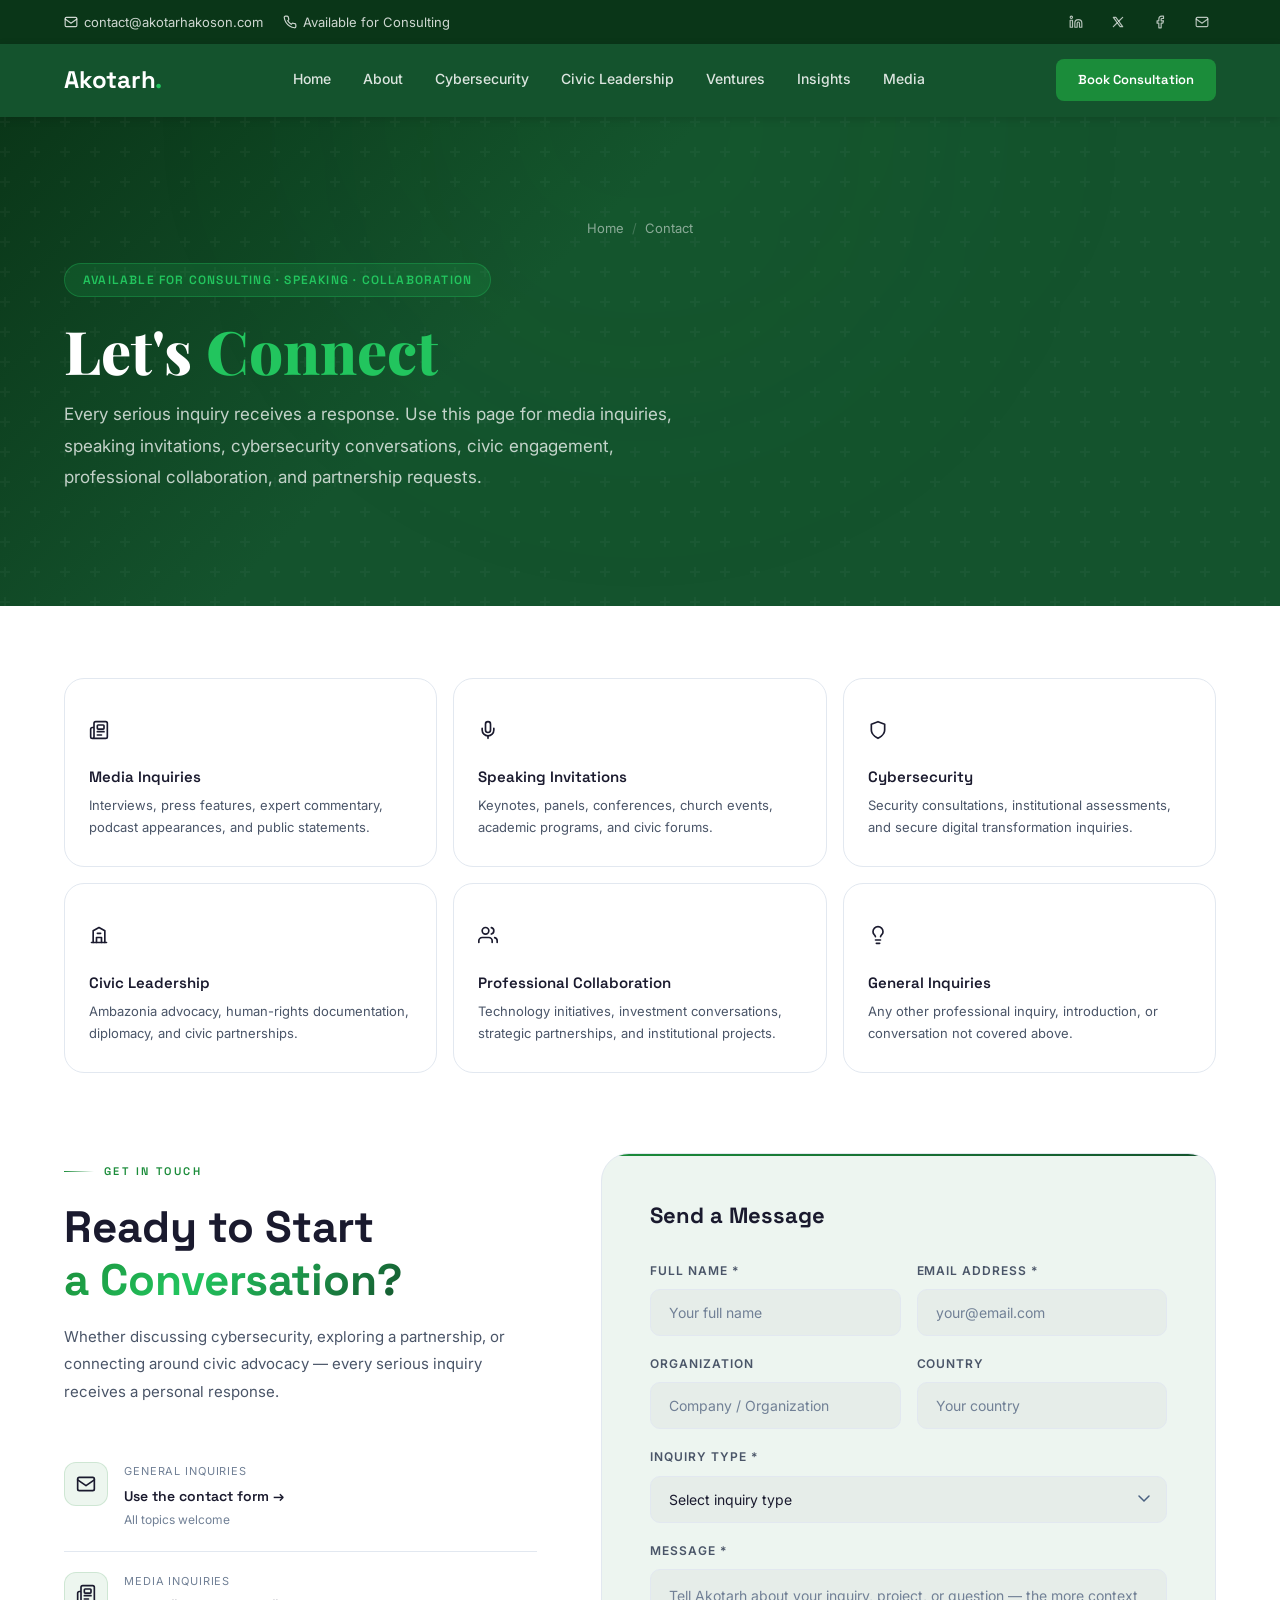
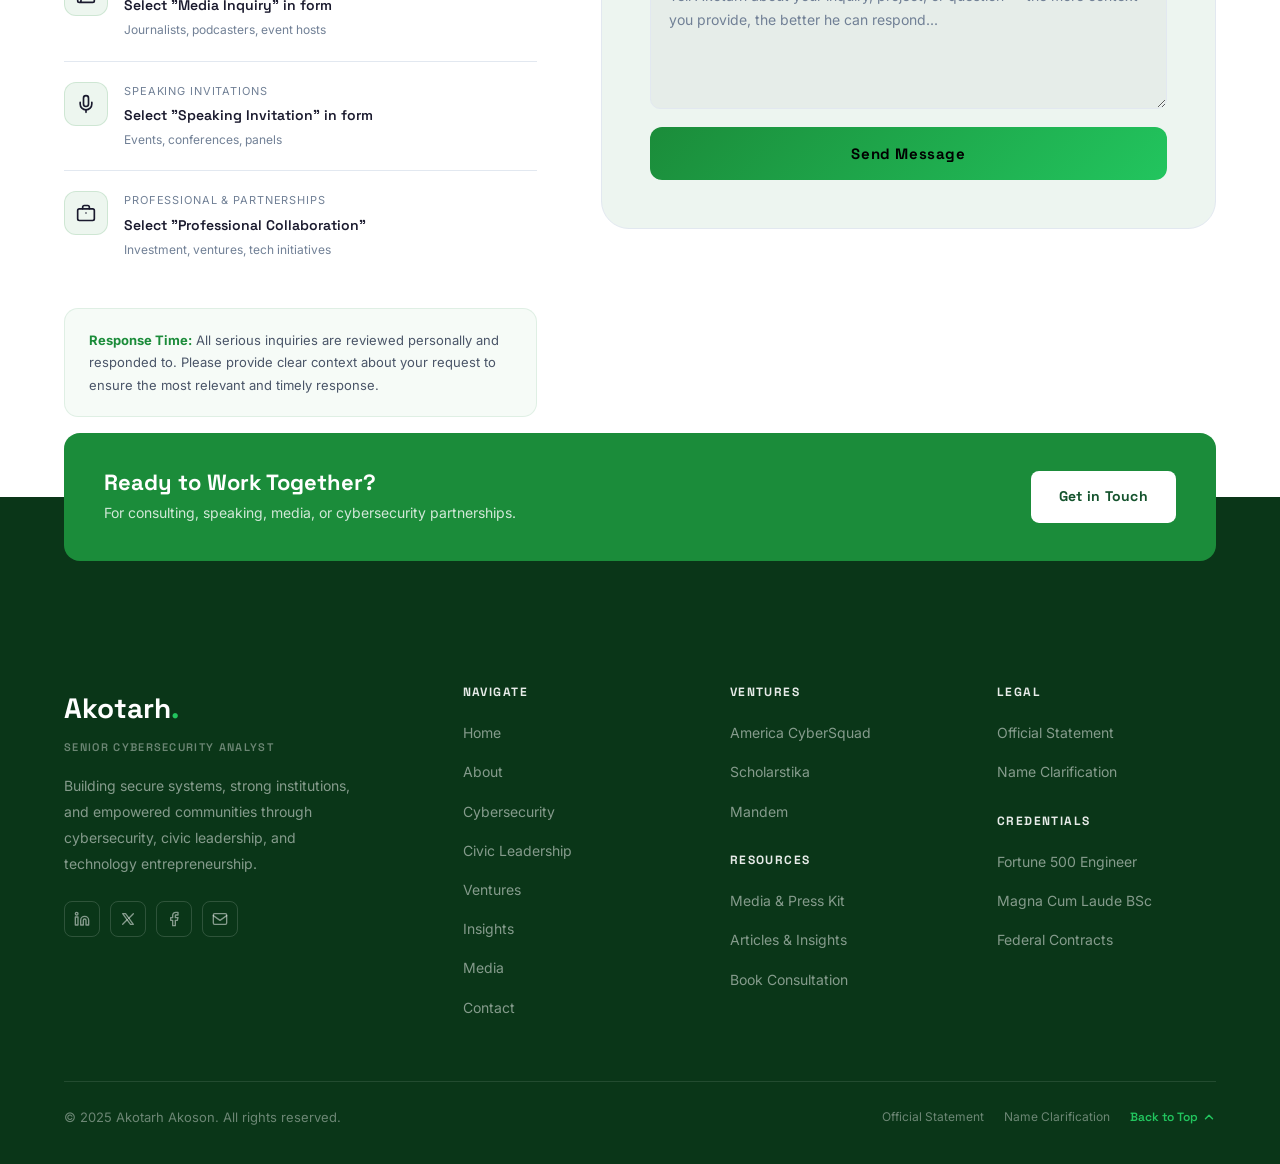
<file: contact.html>
<!DOCTYPE html>
<html lang="en">
<head>
<meta charset="UTF-8"/>
<meta name="viewport" content="width=device-width,initial-scale=1.0"/>
<title>Contact Akotarh Akoson | Consulting & Speaking</title>
<meta name="description" content="Contact Akotarh Akoson for media inquiries, speaking invitations, cybersecurity consultations, civic leadership engagement, and partnership requests."/>
<meta name="author" content="Akotarh Akoson"/>
<meta name="robots" content="index, follow"/>
<meta name="keywords" content="contact Akotarh Akoson, media inquiry, speaking invitation, cybersecurity consultation, civic leadership, partnership, Raymond Akoson contact"/>
<link rel="canonical" href="https://akotarhakoson.com/contact"/>
<meta property="og:title" content="Contact Akotarh Akoson | Consulting & Speaking"/>
<meta property="og:description" content="Contact Akotarh Akoson for media inquiries, speaking invitations, cybersecurity consultations, and partnership opportunities."/>
<meta property="og:type" content="website"/>
<meta property="og:url" content="https://akotarhakoson.com/contact"/>
<meta property="og:site_name" content="Akotarh Akoson"/>
<meta property="og:image" content="https://akotarhakoson.com/images/akotarh-executive.jpg"/>
<meta property="og:image:width" content="1200"/>
<meta property="og:image:height" content="630"/>
<meta property="og:locale" content="en_US"/>
<meta name="twitter:card" content="summary"/>
<meta name="twitter:site" content="@raymond_akoson"/>
<meta name="twitter:title" content="Contact Akotarh Akoson"/>
<meta name="twitter:description" content="Reach out for media inquiries, speaking invitations, cybersecurity consultations, and partnership opportunities."/>
<meta name="twitter:image" content="https://akotarhakoson.com/images/akotarh-executive.jpg"/>
<script type="application/ld+json">
{"@context": "https://schema.org", "@type": "ContactPage", "name": "Contact Akotarh Akoson", "description": "Reach Akotarh Akoson for consulting, speaking, media inquiries, or cybersecurity partnerships.", "mainEntity": {"@type": "Person", "name": "Akotarh Akoson", "email": "contact@akotarhakoson.com", "jobTitle": "Senior Cybersecurity Analyst", "image": "https://akotarhakoson.com/images/akotarh-executive.jpg"}}
</script>
<style>
*,*::before,*::after{box-sizing:border-box;margin:0;padding:0}
html{scroll-behavior:smooth}
body{background:#FFFFFF;color:#1a1a2e;font-family:'Inter',system-ui,sans-serif;line-height:1.7;overflow-x:hidden;-webkit-font-smoothing:antialiased}
a{color:inherit;text-decoration:none}ul{list-style:none}
button{cursor:pointer;font-family:inherit;border:none;background:none}
img{display:block;max-width:100%}
::selection{background:rgba(27,140,58,.2)}

:root{
  --primary:#1B8C3A;--primary-dark:#14532d;--primary-light:#22C55E;
  --dark:#14532d;--darker:#0a3618;
  --text:#1a1a2e;--text-secondary:#4a5568;--text-light:#718096;
  --bg-white:#ffffff;--bg-light:#f7faf8;--bg-alt:#edf5f0;
  --border:#e2e8f0;--border-green:rgba(27,140,58,.2);
  --shadow:0 4px 20px rgba(0,0,0,.08);--shadow-lg:0 12px 40px rgba(0,0,0,.12);
  --radius:8px;--radius-lg:16px;
  --ease:cubic-bezier(.4,0,.2,1);
}

/* LAYOUT */
.container{max-width:1200px;margin:0 auto;padding:0 24px}
.section{padding:80px 0}

/* TYPOGRAPHY */
h1,h2,h3,h4,h5{font-family:'Space Grotesk',sans-serif;font-weight:700;line-height:1.2;color:var(--text)}
.section-header{text-align:center;margin-bottom:60px}
.section-header h2{font-family:'Playfair Display',serif;font-size:clamp(28px,4vw,42px);margin-bottom:16px;font-weight:700}
.section-header p{font-size:17px;color:var(--text-secondary);max-width:620px;margin:0 auto;line-height:1.8}
.section-label{display:inline-block;font-family:'Space Grotesk',sans-serif;font-size:13px;font-weight:600;letter-spacing:.1em;text-transform:uppercase;color:var(--primary);margin-bottom:12px}
.accent-line{width:60px;height:3px;background:var(--primary);margin:16px auto 0;border-radius:2px}
.accent-line.left{margin:16px 0 0}

/* TOP BAR */
.top-bar{background:var(--darker);color:rgba(255,255,255,.8);font-size:13px;padding:8px 0}
.top-bar .container{display:flex;align-items:center;justify-content:space-between}
.top-bar-left{display:flex;align-items:center;gap:20px}
.top-bar-left a{color:rgba(255,255,255,.8);display:flex;align-items:center;gap:6px;transition:color .3s}
.top-bar-left a:hover{color:#fff}
.top-bar-left svg{width:14px;height:14px;flex-shrink:0}
.top-bar-right{display:flex;align-items:center;gap:14px}
.top-bar-right a{width:28px;height:28px;display:flex;align-items:center;justify-content:center;color:rgba(255,255,255,.7);border-radius:50%;transition:color .3s,background .3s}
.top-bar-right a:hover{color:#fff;background:rgba(255,255,255,.1)}
.top-bar-right svg{width:14px;height:14px}

/* NAV */
.nav{background:var(--dark);padding:0;position:sticky;top:0;z-index:1000;box-shadow:0 2px 8px rgba(0,0,0,.15)}
.nav .container{display:flex;align-items:center;justify-content:space-between}
.nav-logo{font-family:'Space Grotesk',sans-serif;font-size:24px;font-weight:700;color:#fff;padding:16px 0;letter-spacing:-.01em}
.nav-logo span{color:var(--primary-light);font-weight:700}
.nav-links{display:flex;align-items:center;gap:0}
.nav-links a{display:block;padding:18px 16px;font-size:14px;font-weight:500;color:rgba(255,255,255,.85);transition:all .3s;border-bottom:3px solid transparent;font-family:'Inter',sans-serif}
.nav-links a:hover,.nav-links a.active{color:#fff;background:rgba(255,255,255,.06);border-bottom-color:var(--primary-light)}
.nav-cta{font-family:'Space Grotesk',sans-serif;font-size:13px;font-weight:600;padding:10px 22px;background:var(--primary);color:#fff;border-radius:var(--radius);transition:all .3s}
.nav-cta:hover{background:var(--primary-light);transform:translateY(-1px)}
.hbg{display:none;flex-direction:column;gap:5px;padding:4px;cursor:pointer;z-index:1001}
.hbg span{width:24px;height:2.5px;background:#fff;border-radius:2px;display:block;transition:transform .4s var(--ease),opacity .3s}
.hbg.active span:nth-child(1){transform:translateY(7.5px) rotate(45deg)}
.hbg.active span:nth-child(2){opacity:0;transform:scaleX(0)}
.hbg.active span:nth-child(3){transform:translateY(-7.5px) rotate(-45deg)}

/* MOBILE NAV */
.mob{position:fixed;inset:0;z-index:999;background:var(--dark);display:flex;flex-direction:column;align-items:center;justify-content:center;gap:0;clip-path:circle(0% at calc(100% - 36px) 72px);transition:clip-path .5s cubic-bezier(.4,0,.0,1);pointer-events:none}
.mob.open{clip-path:circle(150% at calc(100% - 36px) 72px);pointer-events:auto}
.mob-links{display:flex;flex-direction:column;align-items:center;gap:8px}
.mob-links a{font-family:'Space Grotesk',sans-serif;font-size:28px;font-weight:700;color:rgba(255,255,255,.8);transition:color .3s,transform .4s,opacity .4s;opacity:0;transform:translateY(20px)}
.mob.open .mob-links a{opacity:1;transform:translateY(0)}
.mob.open .mob-links a:nth-child(1){transition-delay:.1s}
.mob.open .mob-links a:nth-child(2){transition-delay:.15s}
.mob.open .mob-links a:nth-child(3){transition-delay:.2s}
.mob.open .mob-links a:nth-child(4){transition-delay:.25s}
.mob.open .mob-links a:nth-child(5){transition-delay:.3s}
.mob.open .mob-links a:nth-child(6){transition-delay:.35s}
.mob.open .mob-links a:nth-child(7){transition-delay:.4s}
.mob-links a:hover{color:var(--primary-light)}
.mob-cta{margin-top:36px;opacity:0;transform:translateY(16px);transition:all .4s var(--ease);transition-delay:0s}
.mob.open .mob-cta{opacity:1;transform:translateY(0);transition-delay:.45s}
.mob-social{display:flex;gap:14px;margin-top:28px;opacity:0;transition:opacity .4s;transition-delay:0s}
.mob.open .mob-social{opacity:1;transition-delay:.5s}
.mob-social a{width:40px;height:40px;border-radius:50%;border:1px solid rgba(255,255,255,.2);display:flex;align-items:center;justify-content:center;color:rgba(255,255,255,.7);transition:all .3s}
.mob-social a:hover{border-color:var(--primary-light);color:var(--primary-light)}
.mob-social svg{width:16px;height:16px}

/* PAGE HERO (dark gradient) */
.page-hero{padding:100px 0 80px;position:relative;overflow:hidden;background:linear-gradient(135deg,var(--darker) 0%,var(--dark) 40%,var(--primary-dark) 100%)}
.page-hero-pattern{position:absolute;inset:0;background-image:url("data:image/svg+xml,%3Csvg width='60' height='60' viewBox='0 0 60 60' xmlns='http://www.w3.org/2000/svg'%3E%3Cg fill='none' fill-rule='evenodd'%3E%3Cg fill='%23ffffff' fill-opacity='0.03'%3E%3Cpath d='M36 34v-4h-2v4h-4v2h4v4h2v-4h4v-2h-4zm0-30V0h-2v4h-4v2h4v4h2V6h4V4h-4zM6 34v-4H4v4H0v2h4v4h2v-4h4v-2H6zM6 4V0H4v4H0v2h4v4h2V6h4V4H6z'/%3E%3C/g%3E%3C/g%3E%3C/svg%3E")}
.page-hero .container{position:relative;z-index:2}
.breadcrumb{display:flex;align-items:center;gap:8px;font-size:13px;color:rgba(255,255,255,.5);margin-bottom:24px}
.breadcrumb a{color:rgba(255,255,255,.5);transition:color .3s}
.breadcrumb a:hover{color:var(--primary-light)}
.page-hero h1{font-family:'Playfair Display',serif;font-size:clamp(36px,5.5vw,60px);color:#fff;margin-bottom:16px;font-weight:800;line-height:1.1}
.page-hero h1 .highlight{color:var(--primary-light)}
.page-hero-desc{font-size:17px;color:rgba(255,255,255,.75);max-width:640px;line-height:1.85;margin-bottom:32px}
.page-hero-chip{display:inline-flex;align-items:center;gap:8px;background:rgba(34,197,94,.15);border:1px solid rgba(34,197,94,.3);border-radius:100px;padding:6px 18px;margin-bottom:20px;font-family:'Space Grotesk',sans-serif;font-size:12px;font-weight:600;letter-spacing:.1em;text-transform:uppercase;color:var(--primary-light)}

/* BUTTONS */
.btn{display:inline-flex;align-items:center;gap:10px;font-family:'Space Grotesk',sans-serif;font-size:14px;font-weight:600;padding:14px 28px;border-radius:var(--radius);transition:all .3s var(--ease);white-space:nowrap;letter-spacing:.02em}
.btn-primary{background:var(--primary);color:#fff;box-shadow:0 4px 16px rgba(27,140,58,.3)}
.btn-primary:hover{background:var(--primary-light);transform:translateY(-2px);box-shadow:0 8px 28px rgba(27,140,58,.4)}
.btn-outline{border:2px solid var(--primary);color:var(--primary);background:transparent}
.btn-outline:hover{background:var(--primary);color:#fff}
.btn-outline-white{border:2px solid rgba(255,255,255,.4);color:#fff;background:transparent}
.btn-outline-white:hover{border-color:#fff;background:rgba(255,255,255,.1)}
.btn-ghost{display:inline-flex;align-items:center;gap:8px;font-family:'Space Grotesk',sans-serif;font-size:14px;font-weight:600;color:var(--primary);transition:gap .3s}
.btn-ghost:hover{gap:14px}
.btn-ghost::after{content:'\\2192'}

/* SEC HEADER */
.sec-hd{margin-bottom:48px}
.sec-hd h2{font-family:'Playfair Display',serif;font-size:clamp(28px,4vw,42px);color:var(--text);margin-bottom:16px;font-weight:700}
.sec-hd h2 .highlight{color:var(--primary)}
.sec-hd p{font-size:17px;color:var(--text-secondary);max-width:580px;line-height:1.8}
.eyebrow{display:inline-flex;align-items:center;gap:10px;font-family:'Space Grotesk',sans-serif;font-size:11px;font-weight:600;letter-spacing:.22em;text-transform:uppercase;color:var(--primary);margin-bottom:20px}
.eyebrow i{width:30px;height:1px;background:linear-gradient(90deg,var(--primary),transparent)}
.gt{background:linear-gradient(135deg,var(--primary) 0%,#22C55E 40%,var(--primary-dark) 100%);-webkit-background-clip:text;-webkit-text-fill-color:transparent;background-clip:text}

/* CHIPS */
.chip{display:inline-flex;align-items:center;gap:6px;font-family:'Space Grotesk',sans-serif;font-size:11px;font-weight:600;letter-spacing:.1em;text-transform:uppercase;padding:5px 13px;border-radius:100px}
.chip-c{background:rgba(27,140,58,.1);border:1px solid rgba(27,140,58,.22);color:var(--primary)}

/* FOOTER */
.footer{background:var(--darker);color:rgba(255,255,255,.7);padding:0;position:relative}
.footer-cta-bar{display:flex;align-items:center;justify-content:space-between;gap:24px;background:var(--primary);border-radius:var(--radius-lg);padding:36px 40px;margin-bottom:60px;transform:translateY(-50%);flex-wrap:wrap}
.footer-cta-bar h3{font-family:'Space Grotesk',sans-serif;font-size:22px;font-weight:700;color:#fff;margin-bottom:6px}
.footer-cta-bar p{font-size:14px;color:rgba(255,255,255,.8)}
.footer-cta-bar .btn{background:#fff;color:var(--primary-dark);font-weight:700}
.footer-cta-bar .btn:hover{transform:translateY(-2px);box-shadow:0 8px 24px rgba(0,0,0,.2)}
.footer-grid{display:grid;grid-template-columns:1.6fr 1fr 1fr 1fr;gap:48px;padding-bottom:48px}
.footer-brand{font-family:'Space Grotesk',sans-serif;font-size:28px;font-weight:700;color:#fff;margin-bottom:6px}
.footer-brand span{color:var(--primary-light)}
.footer-tagline{font-family:'Space Grotesk',sans-serif;font-size:11px;font-weight:600;letter-spacing:.12em;text-transform:uppercase;color:rgba(255,255,255,.4);margin-bottom:16px}
.footer-desc{font-size:14px;color:rgba(255,255,255,.5);line-height:1.85;margin-bottom:24px;max-width:300px}
.footer-social{display:flex;gap:10px}
.footer-social a{width:36px;height:36px;border-radius:var(--radius);border:1px solid rgba(255,255,255,.15);display:flex;align-items:center;justify-content:center;color:rgba(255,255,255,.5);transition:all .3s}
.footer-social a:hover{border-color:var(--primary-light);color:var(--primary-light);background:rgba(255,255,255,.05)}
.footer-col h5{font-family:'Space Grotesk',sans-serif;font-size:12px;font-weight:700;letter-spacing:.12em;text-transform:uppercase;color:rgba(255,255,255,.9);margin-bottom:20px}
.footer-col ul li{margin-bottom:12px}
.footer-col a{font-size:14px;color:rgba(255,255,255,.5);transition:color .3s,padding-left .3s}
.footer-col a:hover{color:var(--primary-light);padding-left:4px}
.footer-divider{height:1px;background:rgba(255,255,255,.1);margin-bottom:24px}
.footer-bottom{display:flex;align-items:center;justify-content:space-between;flex-wrap:wrap;gap:12px;padding-bottom:36px}
.footer-copy{font-size:13px;color:rgba(255,255,255,.4)}
.footer-legal{display:flex;align-items:center;gap:20px}
.footer-legal a{font-size:12px;color:rgba(255,255,255,.4);transition:color .3s}
.footer-legal a:hover{color:rgba(255,255,255,.7)}
.footer-top{display:inline-flex;align-items:center;gap:4px;font-size:12px;color:var(--primary-light) !important;font-weight:600;font-family:'Space Grotesk',sans-serif}
.footer-top:hover{gap:6px}

/* SCROLL REVEAL */
.reveal{opacity:0;transform:translateY(28px);transition:opacity .7s var(--ease),transform .7s var(--ease)}
.reveal.visible{opacity:1;transform:translateY(0)}
.from-left{transform:translateX(-40px) translateY(0)}
.from-left.visible{transform:translateX(0)}
.d1{transition-delay:.06s}.d2{transition-delay:.12s}.d3{transition-delay:.18s}.d4{transition-delay:.24s}

/* RESPONSIVE */
@media(max-width:900px){
  .top-bar{display:none}
  .section{padding:64px 0}
  .nav-links,.nav-cta{display:none}
  .hbg{display:flex}
  .page-hero{padding:80px 0 60px}
  .page-hero h1{font-size:clamp(28px,7vw,44px)}
  .footer-grid{grid-template-columns:1fr 1fr;gap:36px}
}
@media(max-width:640px){
  .section{padding:48px 0}
  .container{padding:0 16px}
  .page-hero{padding:64px 0 48px}
  .footer-grid{grid-template-columns:1fr}
  .footer-cta-bar{flex-direction:column;text-align:center;padding:28px 20px;transform:translateY(-30px)}
  .footer-cta-bar .btn{width:100%}
  .footer-bottom{flex-direction:column;gap:14px;text-align:center}
  .footer-legal{flex-wrap:wrap;justify-content:center}
}
/* PAGE-SPECIFIC */
/* INQUIRY TYPES */
.inquiry-grid{display:grid;grid-template-columns:repeat(3,1fr);gap:16px;margin-bottom:80px}
.iq-card{background:var(--bg-white);border:1px solid var(--border);border-radius:20px;padding:28px 24px;transition:all var(--ease) var(--ease)}
.iq-card:hover{border-color:var(--border-green);background:rgba(27,140,58,.04);transform:translateY(-4px)}
.iq-icon{font-size:28px;margin-bottom:14px}
.iq-card h4{font-family:'Space Grotesk',sans-serif;font-size:15px;font-weight:600;color:var(--text);margin-bottom:8px}
.iq-card p{font-size:13px;color:var(--text-secondary);line-height:1.7}
/* CONTACT LAYOUT */
.contact-layout{display:grid;grid-template-columns:1fr 1.3fr;gap:64px;align-items:start}
/* CONTACT INFO */
.ci-item{display:flex;gap:16px;align-items:flex-start;padding:20px 0;border-bottom:1px solid var(--border)}
.ci-item:last-child{border-bottom:none}
.ci-icon{width:44px;height:44px;border-radius:12px;background:rgba(27,140,58,.08);border:1px solid rgba(27,140,58,.15);display:flex;align-items:center;justify-content:center;font-size:18px;flex-shrink:0}
.ci-label{font-size:11px;color:var(--text-light);letter-spacing:.08em;text-transform:uppercase;margin-bottom:4px}
.ci-val{font-family:'Space Grotesk',sans-serif;font-size:14px;font-weight:600;color:var(--text)}
.ci-note{font-size:12px;color:var(--text-light);margin-top:2px}
/* RESPONSE NOTE */
.response-note{background:rgba(27,140,58,.04);border:1px solid rgba(27,140,58,.1);border-radius:14px;padding:20px 24px;margin-top:28px}
.response-note p{font-size:13px;color:var(--text-secondary);line-height:1.7}
.response-note strong{color:var(--primary)}
/* FORM */
.form-wrap{background:var(--bg-alt);border:1px solid var(--border);border-radius:28px;padding:48px;position:relative;overflow:hidden}
.form-wrap::before{content:'';position:absolute;top:0;left:0;right:0;height:2px;background:linear-gradient(90deg,var(--primary),var(--primary-dark))}
.form-wrap h3{font-size:22px;font-weight:700;color:var(--text);margin-bottom:32px}
.form-row{display:grid;grid-template-columns:1fr 1fr;gap:16px}
.form-group{display:flex;flex-direction:column;gap:8px;margin-bottom:18px}
.form-label{font-size:12px;font-weight:600;letter-spacing:.08em;text-transform:uppercase;color:var(--text-secondary)}
.form-input,.form-select,.form-textarea{background:rgba(0,0,0,.03);border:1px solid var(--border);border-radius:10px;padding:14px 18px;font-family:inherit;font-size:14px;color:var(--text);outline:none;transition:border-color var(--ease),background var(--ease);width:100%}
.form-input::placeholder,.form-textarea::placeholder{color:var(--text-light)}
.form-input:focus,.form-select:focus,.form-textarea:focus{border-color:var(--border-green);background:rgba(27,140,58,.04)}
.form-select{cursor:pointer;appearance:none;background-image:url("data:image/svg+xml,%3Csvg xmlns='http://www.w3.org/2000/svg' width='12' height='8' viewBox='0 0 12 8'%3E%3Cpath d='M1 1l5 5 5-5' stroke='%23496080' stroke-width='1.5' fill='none' stroke-linecap='round'/%3E%3C/svg%3E");background-repeat:no-repeat;background-position:right 16px center}
.form-select option{background:var(--bg-alt);color:var(--text)}
.form-textarea{resize:vertical;min-height:140px;line-height:1.7}
.submit-btn{width:100%;padding:17px;background:linear-gradient(135deg,var(--primary),#22C55E);color:#000;font-family:'Space Grotesk',sans-serif;font-size:15px;font-weight:700;border-radius:12px;border:none;cursor:pointer;transition:all var(--ease) var(--ease);letter-spacing:.04em}
.submit-btn:hover{transform:translateY(-2px);box-shadow:0 8px 40px rgba(27,140,58,.5)}
.submit-btn:disabled{opacity:.6;cursor:not-allowed;transform:none}
.form-success{display:none;margin-top:20px;padding:18px 20px;background:rgba(34,197,94,.08);border:1px solid rgba(34,197,94,.2);border-radius:12px;color:var(--primary-light);font-size:14px;text-align:center;font-family:'Space Grotesk',sans-serif;font-weight:600}
.d4{transition-delay:.4s}
.d5{transition-delay:.5s}
@media(max-width:1000px){.inquiry-grid{grid-template-columns:1fr 1fr}}
@media(max-width:900px){.contact-layout{grid-template-columns:1fr} .form-row{grid-template-columns:1fr} .S{padding:80px 0}}
@media(max-width:640px){.S{padding:64px 0} .inquiry-grid{grid-template-columns:1fr} .W{padding:0 20px} .form-wrap{padding:32px 24px}}
</style>
<link rel="preconnect" href="https://fonts.googleapis.com"/>
<link rel="preconnect" href="https://fonts.gstatic.com" crossorigin/>
<link href="https://fonts.googleapis.com/css2?family=Playfair+Display:wght@400;500;600;700;800;900&family=Space+Grotesk:wght@400;500;600;700&family=Inter:ital,opsz,wght@0,14..32,300..700;1,14..32,300..700&display=swap" rel="stylesheet"/>
</head>
<body>

<header>
<!-- TOP BAR -->
<div class="top-bar">
  <div class="container">
    <div class="top-bar-left">
      <a href="mailto:contact@akotarhakoson.com"><svg viewBox="0 0 24 24" fill="none" stroke="currentColor" stroke-width="2" stroke-linecap="round" stroke-linejoin="round"><rect x="2" y="4" width="20" height="16" rx="2"/><path d="M22 7l-10 7L2 7"/></svg> contact@akotarhakoson.com</a>
      <a href="mailto:contact@akotarhakoson.com"><svg viewBox="0 0 24 24" fill="none" stroke="currentColor" stroke-width="2" stroke-linecap="round" stroke-linejoin="round"><path d="M22 16.92v3a2 2 0 01-2.18 2 19.79 19.79 0 01-8.63-3.07 19.5 19.5 0 01-6-6 19.79 19.79 0 01-3.07-8.67A2 2 0 014.11 2h3a2 2 0 012 1.72c.127.96.361 1.903.7 2.81a2 2 0 01-.45 2.11L8.09 9.91a16 16 0 006 6l1.27-1.27a2 2 0 012.11-.45c.907.339 1.85.573 2.81.7A2 2 0 0122 16.92z"/></svg> Available for Consulting</a>
    </div>
    <div class="top-bar-right">
      <a href="https://www.linkedin.com/in/akotarhakoson" target="_blank" rel="noopener noreferrer" aria-label="LinkedIn"><svg viewBox="0 0 24 24" fill="none" stroke="currentColor" stroke-width="2" stroke-linecap="round" stroke-linejoin="round"><path d="M16 8a6 6 0 016 6v7h-4v-7a2 2 0 00-4 0v7h-4v-7a6 6 0 016-6z"/><rect x="2" y="9" width="4" height="12"/><circle cx="4" cy="4" r="2"/></svg></a>
      <a href="https://x.com/raymond_akoson" target="_blank" rel="noopener noreferrer" aria-label="X / Twitter"><svg viewBox="0 0 24 24" fill="none" stroke="currentColor" stroke-width="2" stroke-linecap="round" stroke-linejoin="round"><path d="M4 4l11.733 16H20L8.267 4z"/><path d="M4 20l6.768-6.768M20 4l-6.768 6.768"/></svg></a>
      <a href="https://www.facebook.com/akoson.akotarh" target="_blank" rel="noopener noreferrer" aria-label="Facebook"><svg viewBox="0 0 24 24" fill="none" stroke="currentColor" stroke-width="2" stroke-linecap="round" stroke-linejoin="round"><path d="M18 2h-3a5 5 0 00-5 5v3H7v4h3v8h4v-8h3l1-4h-4V7a1 1 0 011-1h3z"/></svg></a>
      <a href="mailto:contact@akotarhakoson.com" aria-label="Email"><svg viewBox="0 0 24 24" fill="none" stroke="currentColor" stroke-width="2" stroke-linecap="round" stroke-linejoin="round"><rect x="2" y="4" width="20" height="16" rx="2"/><path d="M22 7l-10 7L2 7"/></svg></a>
    </div>
  </div>
</div>

<nav class="nav" id="nav" aria-label="Main navigation">
  <div class="container">
    <a href="index.html" class="nav-logo" aria-label="Home">Akotarh<span>.</span></a>
    <div class="nav-links">
      <a href="index.html">Home</a>
      <a href="about.html">About</a>
      <a href="cybersecurity.html">Cybersecurity</a>
      <a href="civic-leadership.html">Civic Leadership</a>
      <a href="ventures.html">Ventures</a>
      <a href="insights.html">Insights</a>
      <a href="media.html">Media</a>
    </div>
    <div style="display:flex;align-items:center;gap:14px">
      <a href="contact.html" class="nav-cta">Book Consultation</a>
      <button class="hbg" id="hbg" aria-label="Open menu"><span></span><span></span><span></span></button>
    </div>
  </div>
</nav>
</header>
<div class="mob" id="mob">
  <div class="mob-links">
    <a href="index.html">Home</a><a href="about.html">About</a><a href="cybersecurity.html">Cybersecurity</a>
    <a href="civic-leadership.html">Civic Leadership</a><a href="ventures.html">Ventures</a>
    <a href="insights.html">Insights</a><a href="media.html">Media</a>
  </div>
  <a href="contact.html" class="btn btn-primary mob-cta">Book Consultation</a>
  <div class="mob-social">
    <a href="https://www.linkedin.com/in/akotarhakoson" target="_blank" rel="noopener noreferrer" aria-label="LinkedIn"><svg viewBox="0 0 24 24" fill="none" stroke="currentColor" stroke-width="2" stroke-linecap="round" stroke-linejoin="round"><path d="M16 8a6 6 0 016 6v7h-4v-7a2 2 0 00-4 0v7h-4v-7a6 6 0 016-6z"/><rect x="2" y="9" width="4" height="12"/><circle cx="4" cy="4" r="2"/></svg></a>
    <a href="https://x.com/raymond_akoson" target="_blank" rel="noopener noreferrer" aria-label="X / Twitter"><svg viewBox="0 0 24 24" fill="none" stroke="currentColor" stroke-width="2" stroke-linecap="round" stroke-linejoin="round"><path d="M4 4l11.733 16H20L8.267 4z"/><path d="M4 20l6.768-6.768M20 4l-6.768 6.768"/></svg></a>
    <a href="https://www.facebook.com/akoson.akotarh" target="_blank" rel="noopener noreferrer" aria-label="Facebook"><svg viewBox="0 0 24 24" fill="none" stroke="currentColor" stroke-width="2" stroke-linecap="round" stroke-linejoin="round"><path d="M18 2h-3a5 5 0 00-5 5v3H7v4h3v8h4v-8h3l1-4h-4V7a1 1 0 011-1h3z"/></svg></a>
    <a href="mailto:contact@akotarhakoson.com" aria-label="Email"><svg viewBox="0 0 24 24" fill="none" stroke="currentColor" stroke-width="2" stroke-linecap="round" stroke-linejoin="round"><rect x="2" y="4" width="20" height="16" rx="2"/><path d="M22 7l-10 7L2 7"/></svg></a>
  </div>
</div>
<main id="main-content">
<section class="page-hero">
  <div class="page-hero-pattern"></div>
  <div style="position:absolute;width:600px;height:600px;border-radius:50%;background:rgba(27,140,58,.04);filter:blur(120px);top:-300px;left:50%;transform:translateX(-50%);pointer-events:none"></div>
  <div class="container">
    <nav class="breadcrumb" style="justify-content:center"><a href="index.html">Home</a><span style="opacity:.4">/</span><span>Contact</span></nav>
    <div class="page-hero-chip">Available for Consulting · Speaking · Collaboration</div>
    <h1>Let's <span class="highlight">Connect</span></h1>
    <p class="page-hero-desc">Every serious inquiry receives a response. Use this page for media inquiries, speaking invitations, cybersecurity conversations, civic engagement, professional collaboration, and partnership requests.</p>
  </div>
</section>

<section class="section" style="padding-top:72px">
  <div class="container">
    <div class="inquiry-grid reveal">
      <div class="iq-card"><div class="iq-icon"><svg width="20" height="20" viewBox="0 0 24 24" fill="none" stroke="currentColor" stroke-width="2" stroke-linecap="round" stroke-linejoin="round"><path d="M4 22h16a2 2 0 002-2V4a2 2 0 00-2-2H8a2 2 0 00-2 2v16a2 2 0 01-2 2zm0 0a2 2 0 01-2-2v-9c0-1.1.9-2 2-2h2"/><path d="M18 14h-8"/><path d="M15 18h-5"/><rect x="10" y="6" width="8" height="5" rx="1"/></svg></div><h4>Media Inquiries</h4><p>Interviews, press features, expert commentary, podcast appearances, and public statements.</p></div>
      <div class="iq-card"><div class="iq-icon"><svg width="20" height="20" viewBox="0 0 24 24" fill="none" stroke="currentColor" stroke-width="2" stroke-linecap="round" stroke-linejoin="round"><path d="M12 2a3 3 0 00-3 3v7a3 3 0 006 0V5a3 3 0 00-3-3z"/><path d="M19 10v2a7 7 0 01-14 0v-2"/><path d="M12 19v3"/></svg></div><h4>Speaking Invitations</h4><p>Keynotes, panels, conferences, church events, academic programs, and civic forums.</p></div>
      <div class="iq-card"><div class="iq-icon"><svg width="20" height="20" viewBox="0 0 24 24" fill="none" stroke="currentColor" stroke-width="2" stroke-linecap="round" stroke-linejoin="round"><path d="M12 22s8-4 8-10V5l-8-3-8 3v7c0 6 8 10 8 10z"/></svg></div><h4>Cybersecurity</h4><p>Security consultations, institutional assessments, and secure digital transformation inquiries.</p></div>
      <div class="iq-card"><div class="iq-icon"><svg width="20" height="20" viewBox="0 0 24 24" fill="none" stroke="currentColor" stroke-width="2" stroke-linecap="round" stroke-linejoin="round"><path d="M3 21h18"/><path d="M5 21V7l7-4 7 4v14"/><path d="M9 21v-6h6v6"/><path d="M10 10h4"/></svg></div><h4>Civic Leadership</h4><p>Ambazonia advocacy, human-rights documentation, diplomacy, and civic partnerships.</p></div>
      <div class="iq-card"><div class="iq-icon"><svg width="20" height="20" viewBox="0 0 24 24" fill="none" stroke="currentColor" stroke-width="2" stroke-linecap="round" stroke-linejoin="round"><path d="M17 21v-2a4 4 0 00-4-4H5a4 4 0 00-4 4v2"/><circle cx="9" cy="7" r="4"/><path d="M23 21v-2a4 4 0 00-3-3.87"/><path d="M16 3.13a4 4 0 010 7.75"/></svg></div><h4>Professional Collaboration</h4><p>Technology initiatives, investment conversations, strategic partnerships, and institutional projects.</p></div>
      <div class="iq-card"><div class="iq-icon"><svg width="20" height="20" viewBox="0 0 24 24" fill="none" stroke="currentColor" stroke-width="2" stroke-linecap="round" stroke-linejoin="round"><path d="M9 18h6"/><path d="M10 22h4"/><path d="M15.09 14c.18-.98.65-1.74 1.41-2.5A4.65 4.65 0 0018 8 6 6 0 006 8c0 1 .23 2.23 1.5 3.5A4.61 4.61 0 018.91 14"/></svg></div><h4>General Inquiries</h4><p>Any other professional inquiry, introduction, or conversation not covered above.</p></div>
    </div>

    <div class="contact-layout reveal">
      <!-- INFO -->
      <div>
        <div class="eyebrow"><i></i>Get In Touch</div>
        <h2 style="font-size:clamp(28px,4vw,44px);color:var(--text);margin-bottom:16px">Ready to Start<br/><span class="gt">a Conversation?</span></h2>
        <p style="font-size:15px;color:var(--text-secondary);line-height:1.85;margin-bottom:36px">Whether discussing cybersecurity, exploring a partnership, or connecting around civic advocacy — every serious inquiry receives a personal response.</p>

        <div>
          <div class="ci-item">
            <div class="ci-icon"><svg width="20" height="20" viewBox="0 0 24 24" fill="none" stroke="currentColor" stroke-width="2" stroke-linecap="round" stroke-linejoin="round"><rect x="2" y="4" width="20" height="16" rx="2"/><path d="M22 7l-10 7L2 7"/></svg></div>
            <div><div class="ci-label">General Inquiries</div><div class="ci-val">Use the contact form →</div><div class="ci-note">All topics welcome</div></div>
          </div>
          <div class="ci-item">
            <div class="ci-icon"><svg width="20" height="20" viewBox="0 0 24 24" fill="none" stroke="currentColor" stroke-width="2" stroke-linecap="round" stroke-linejoin="round"><path d="M4 22h16a2 2 0 002-2V4a2 2 0 00-2-2H8a2 2 0 00-2 2v16a2 2 0 01-2 2zm0 0a2 2 0 01-2-2v-9c0-1.1.9-2 2-2h2"/><path d="M18 14h-8"/><path d="M15 18h-5"/><rect x="10" y="6" width="8" height="5" rx="1"/></svg></div>
            <div><div class="ci-label">Media Inquiries</div><div class="ci-val">Select "Media Inquiry" in form</div><div class="ci-note">Journalists, podcasters, event hosts</div></div>
          </div>
          <div class="ci-item">
            <div class="ci-icon"><svg width="20" height="20" viewBox="0 0 24 24" fill="none" stroke="currentColor" stroke-width="2" stroke-linecap="round" stroke-linejoin="round"><path d="M12 2a3 3 0 00-3 3v7a3 3 0 006 0V5a3 3 0 00-3-3z"/><path d="M19 10v2a7 7 0 01-14 0v-2"/><path d="M12 19v3"/></svg></div>
            <div><div class="ci-label">Speaking Invitations</div><div class="ci-val">Select "Speaking Invitation" in form</div><div class="ci-note">Events, conferences, panels</div></div>
          </div>
          <div class="ci-item">
            <div class="ci-icon"><svg width="20" height="20" viewBox="0 0 24 24" fill="none" stroke="currentColor" stroke-width="2" stroke-linecap="round" stroke-linejoin="round"><rect x="2" y="7" width="20" height="14" rx="2"/><path d="M16 7V5a2 2 0 00-2-2h-4a2 2 0 00-2 2v2"/><path d="M12 12v.01"/></svg></div>
            <div><div class="ci-label">Professional & Partnerships</div><div class="ci-val">Select "Professional Collaboration"</div><div class="ci-note">Investment, ventures, tech initiatives</div></div>
          </div>
        </div>

        <div class="response-note">
          <p><strong>Response Time:</strong> All serious inquiries are reviewed personally and responded to. Please provide clear context about your request to ensure the most relevant and timely response.</p>
        </div>
      </div>

      <!-- FORM -->
      <div>
        <div class="form-wrap">
          <h3>Send a Message</h3>
          <form id="contact-form" onsubmit="handleSubmit(event)">
            <div class="form-row">
              <div class="form-group">
                <label class="form-label" for="name">Full Name *</label>
                <input class="form-input" type="text" id="name" name="name" placeholder="Your full name" required/>
              </div>
              <div class="form-group">
                <label class="form-label" for="email">Email Address *</label>
                <input class="form-input" type="email" id="email" name="email" placeholder="your@email.com" required/>
              </div>
            </div>
            <div class="form-row">
              <div class="form-group">
                <label class="form-label" for="org">Organization</label>
                <input class="form-input" type="text" id="org" name="organization" placeholder="Company / Organization"/>
              </div>
              <div class="form-group">
                <label class="form-label" for="country">Country</label>
                <input class="form-input" type="text" id="country" name="country" placeholder="Your country"/>
              </div>
            </div>
            <div class="form-group">
              <label class="form-label" for="inquiry">Inquiry Type *</label>
              <select class="form-select" id="inquiry" name="inquiry_type" required>
                <option value="" disabled selected>Select inquiry type</option>
                <option value="media">Media Inquiry</option>
                <option value="speaking">Speaking Invitation</option>
                <option value="cybersecurity">Cybersecurity Consultation</option>
                <option value="civic">Civic Leadership &amp; Advocacy</option>
                <option value="collaboration">Professional Collaboration</option>
                <option value="partnership">Partnership &amp; Investment</option>
                <option value="general">General Inquiry</option>
              </select>
            </div>
            <div class="form-group">
              <label class="form-label" for="message">Message *</label>
              <textarea class="form-textarea" id="message" name="message" placeholder="Tell Akotarh about your inquiry, project, or question — the more context you provide, the better he can respond..." required></textarea>
            </div>
            <button type="submit" class="submit-btn" id="submit-btn">Send Message</button>
            <div id="form-success" class="form-success">✓ Thank you — your message has been received. Akotarh will be in touch shortly.</div>
          </form>
        </div>
      </div>
    </div>
  </div>
</section>

</main>

<footer class="footer">
  <div class="container">
    <div class="footer-cta-bar">
      <div><h3>Ready to Work Together?</h3><p>For consulting, speaking, media, or cybersecurity partnerships.</p></div>
      <a href="contact.html" class="btn">Get in Touch</a>
    </div>

    <div class="footer-grid">
      <div>
        <div class="footer-brand">Akotarh<span>.</span></div>
        <div class="footer-tagline">Senior Cybersecurity Analyst</div>
        <p class="footer-desc">Building secure systems, strong institutions, and empowered communities through cybersecurity, civic leadership, and technology entrepreneurship.</p>
        <div class="footer-social">
          <a href="https://www.linkedin.com/in/akotarhakoson" target="_blank" rel="noopener noreferrer" aria-label="LinkedIn"><svg width="16" height="16" viewBox="0 0 24 24" fill="none" stroke="currentColor" stroke-width="2" stroke-linecap="round" stroke-linejoin="round"><path d="M16 8a6 6 0 016 6v7h-4v-7a2 2 0 00-4 0v7h-4v-7a6 6 0 016-6z"/><rect x="2" y="9" width="4" height="12"/><circle cx="4" cy="4" r="2"/></svg></a>
          <a href="https://x.com/raymond_akoson" target="_blank" rel="noopener noreferrer" aria-label="X / Twitter"><svg width="16" height="16" viewBox="0 0 24 24" fill="none" stroke="currentColor" stroke-width="2" stroke-linecap="round" stroke-linejoin="round"><path d="M4 4l11.733 16H20L8.267 4z"/><path d="M4 20l6.768-6.768M20 4l-6.768 6.768"/></svg></a>
          <a href="https://www.facebook.com/akoson.akotarh" target="_blank" rel="noopener noreferrer" aria-label="Facebook"><svg width="16" height="16" viewBox="0 0 24 24" fill="none" stroke="currentColor" stroke-width="2" stroke-linecap="round" stroke-linejoin="round"><path d="M18 2h-3a5 5 0 00-5 5v3H7v4h3v8h4v-8h3l1-4h-4V7a1 1 0 011-1h3z"/></svg></a>
          <a href="mailto:contact@akotarhakoson.com" aria-label="Email"><svg width="16" height="16" viewBox="0 0 24 24" fill="none" stroke="currentColor" stroke-width="2" stroke-linecap="round" stroke-linejoin="round"><rect x="2" y="4" width="20" height="16" rx="2"/><path d="M22 7l-10 7L2 7"/></svg></a>
        </div>
      </div>

      <nav class="footer-col"><h5>Navigate</h5><ul>
        <li><a href="index.html">Home</a></li><li><a href="about.html">About</a></li><li><a href="cybersecurity.html">Cybersecurity</a></li>
        <li><a href="civic-leadership.html">Civic Leadership</a></li><li><a href="ventures.html">Ventures</a></li>
        <li><a href="insights.html">Insights</a></li><li><a href="media.html">Media</a></li><li><a href="contact.html">Contact</a></li>
      </ul></nav>

      <nav class="footer-col"><h5>Ventures</h5><ul>
        <li><a href="https://americacybersquad.com/" target="_blank" rel="noopener noreferrer">America CyberSquad</a></li><li><a href="https://scholarstika.org/" target="_blank" rel="noopener noreferrer">Scholarstika</a></li><li><a href="ventures.html">Mandem</a></li>
      </ul><h5 style="margin-top:28px">Resources</h5><ul>
        <li><a href="media.html">Media &amp; Press Kit</a></li><li><a href="insights.html">Articles &amp; Insights</a></li>
        <li><a href="contact.html">Book Consultation</a></li>
      </ul></nav>

      <nav class="footer-col"><h5>Legal</h5><ul>
        <li><a href="official-statement.html">Official Statement</a></li><li><a href="raymond-akoson.html">Name Clarification</a></li>
      </ul><h5 style="margin-top:28px">Credentials</h5><ul>
        <li><a href="cybersecurity.html">Fortune 500 Engineer</a></li><li><a href="about.html">Magna Cum Laude BSc</a></li>
        <li><a href="cybersecurity.html">Federal Contracts</a></li>
      </ul></nav>
    </div>

    <div class="footer-divider"></div>

    <div class="footer-bottom">
      <p class="footer-copy">&copy; 2025 Akotarh Akoson. All rights reserved.</p>
      <div class="footer-legal">
        <a href="official-statement.html">Official Statement</a>
        <a href="raymond-akoson.html">Name Clarification</a>
        <a href="#" onclick="window.scrollTo({top:0,behavior:'smooth'});return false" class="footer-top">Back to Top <svg width="14" height="14" viewBox="0 0 24 24" fill="none" stroke="currentColor" stroke-width="2.5" stroke-linecap="round" stroke-linejoin="round"><path d="M18 15l-6-6-6 6"/></svg></a>
      </div>
    </div>
  </div>
</footer>
<script>
/* Mobile nav */
const mob=document.getElementById('mob');const hbg=document.getElementById('hbg');
function toggleMob(){const open=mob.classList.toggle('open');hbg.classList.toggle('active');document.body.style.overflow=open?'hidden':''}
hbg.onclick=toggleMob;
mob.querySelectorAll('a').forEach(a=>a.addEventListener('click',()=>{mob.classList.remove('open');hbg.classList.remove('active');document.body.style.overflow=''}));
/* Scroll reveal */
const io=new IntersectionObserver(es=>{es.forEach(e=>{if(e.isIntersecting){e.target.classList.add('visible');io.unobserve(e.target)}})},{threshold:0.02,rootMargin:'0px 0px 60px 0px'});
document.querySelectorAll('.reveal').forEach(el=>io.observe(el));
setTimeout(()=>document.querySelectorAll('.reveal:not(.visible)').forEach(el=>el.classList.add('visible')),2000);
</script>
</body>
</html>
</file>
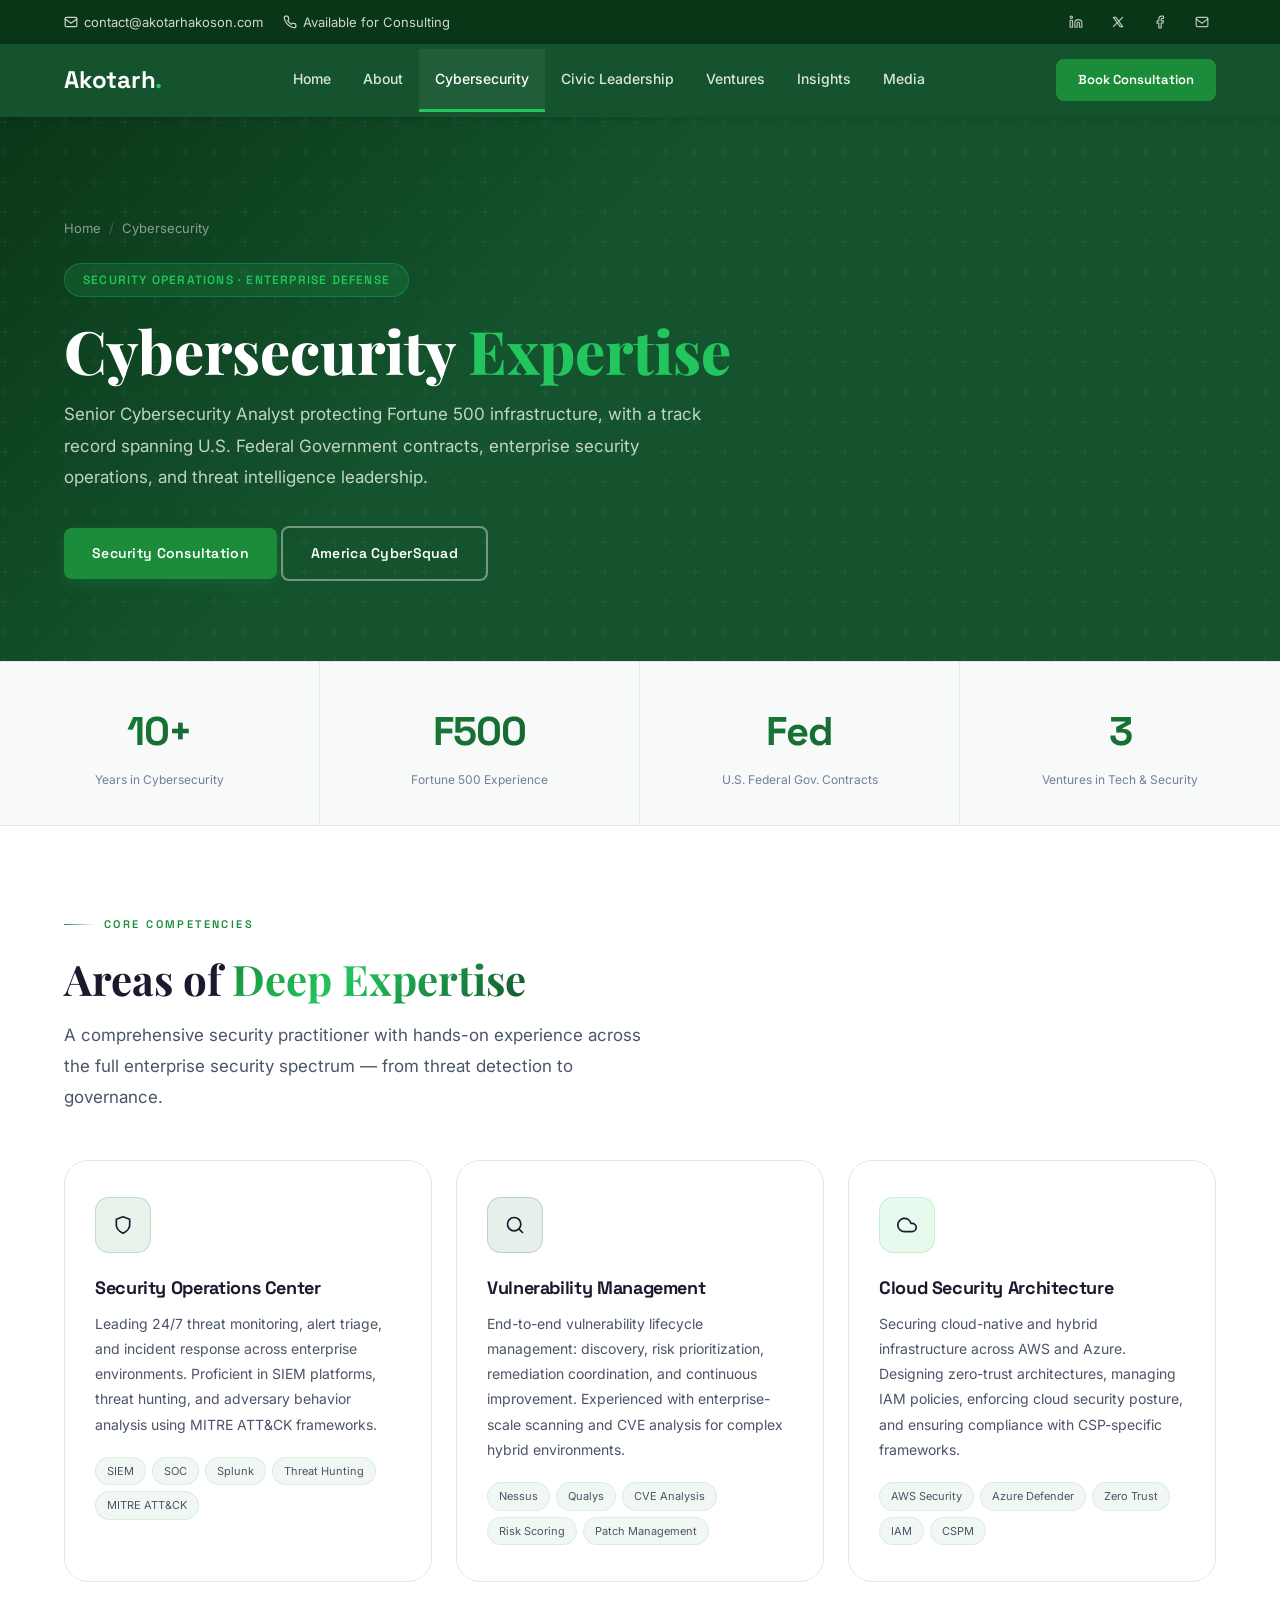
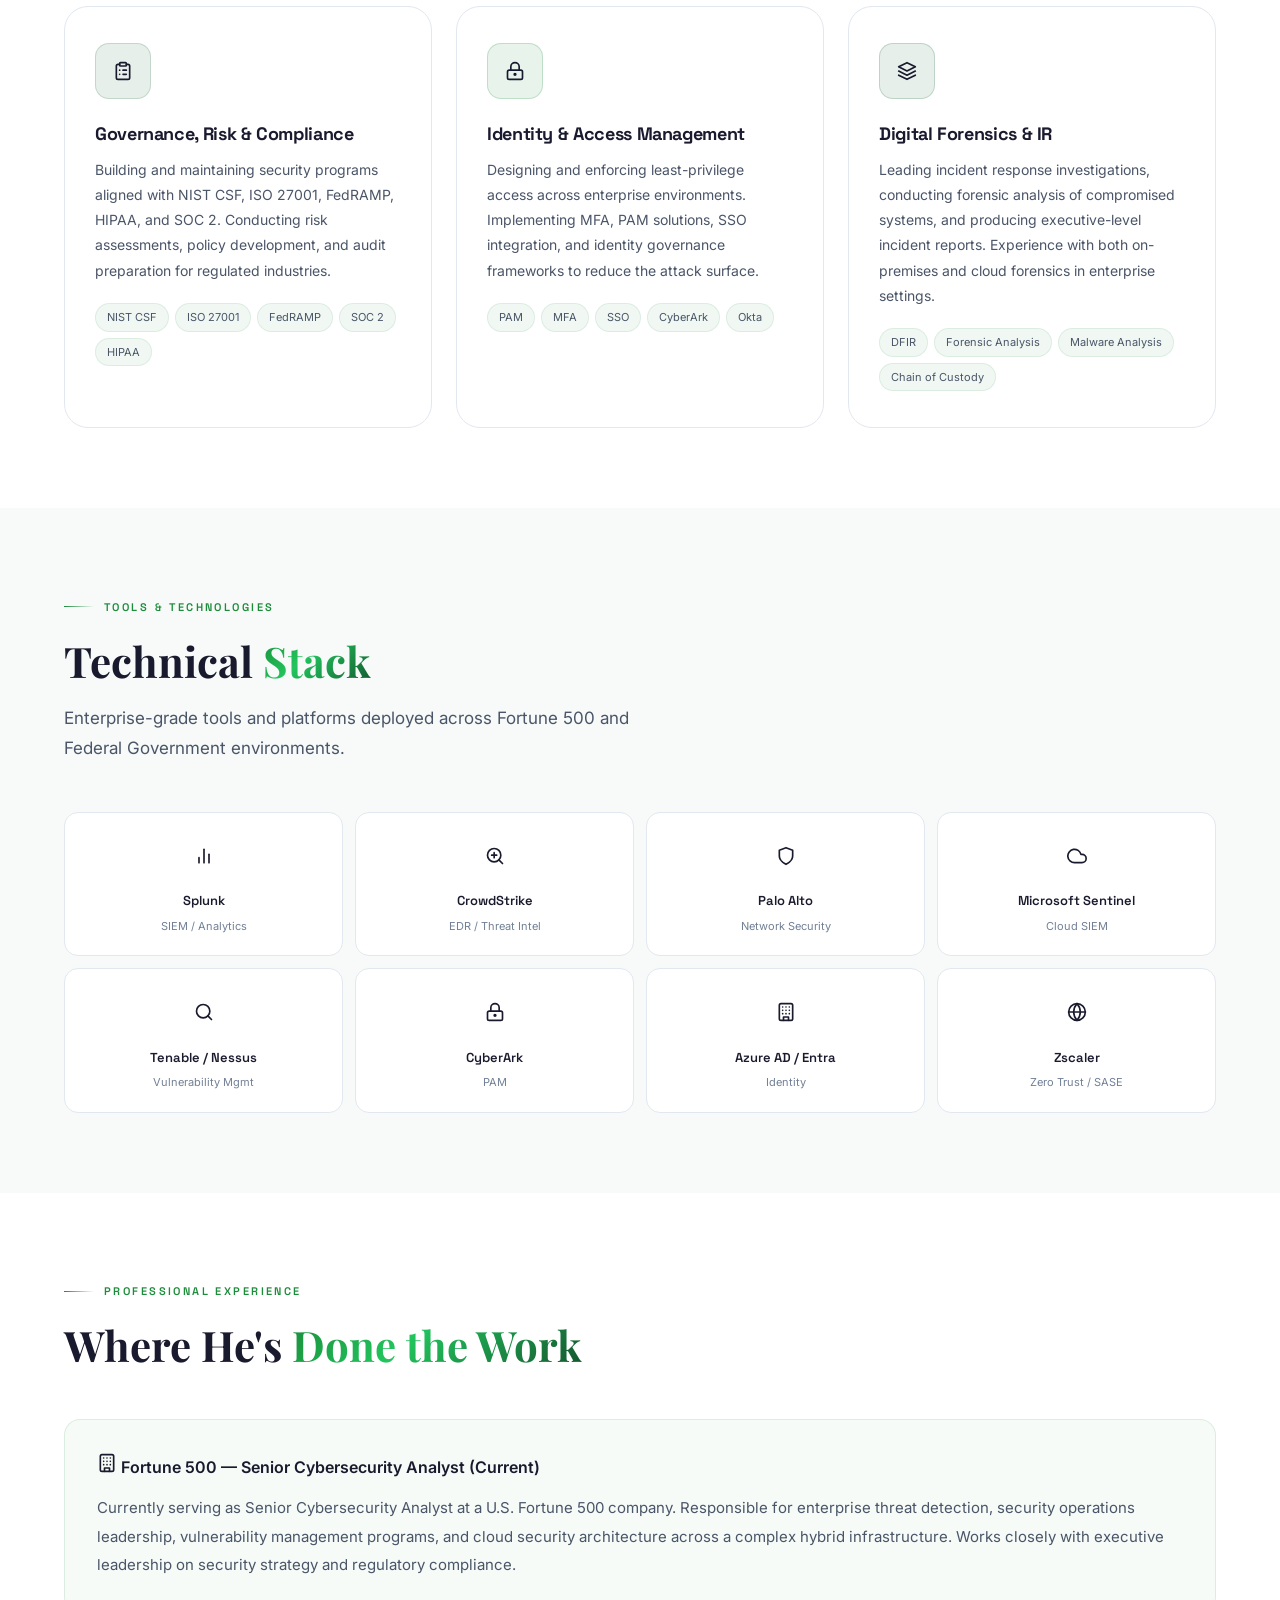
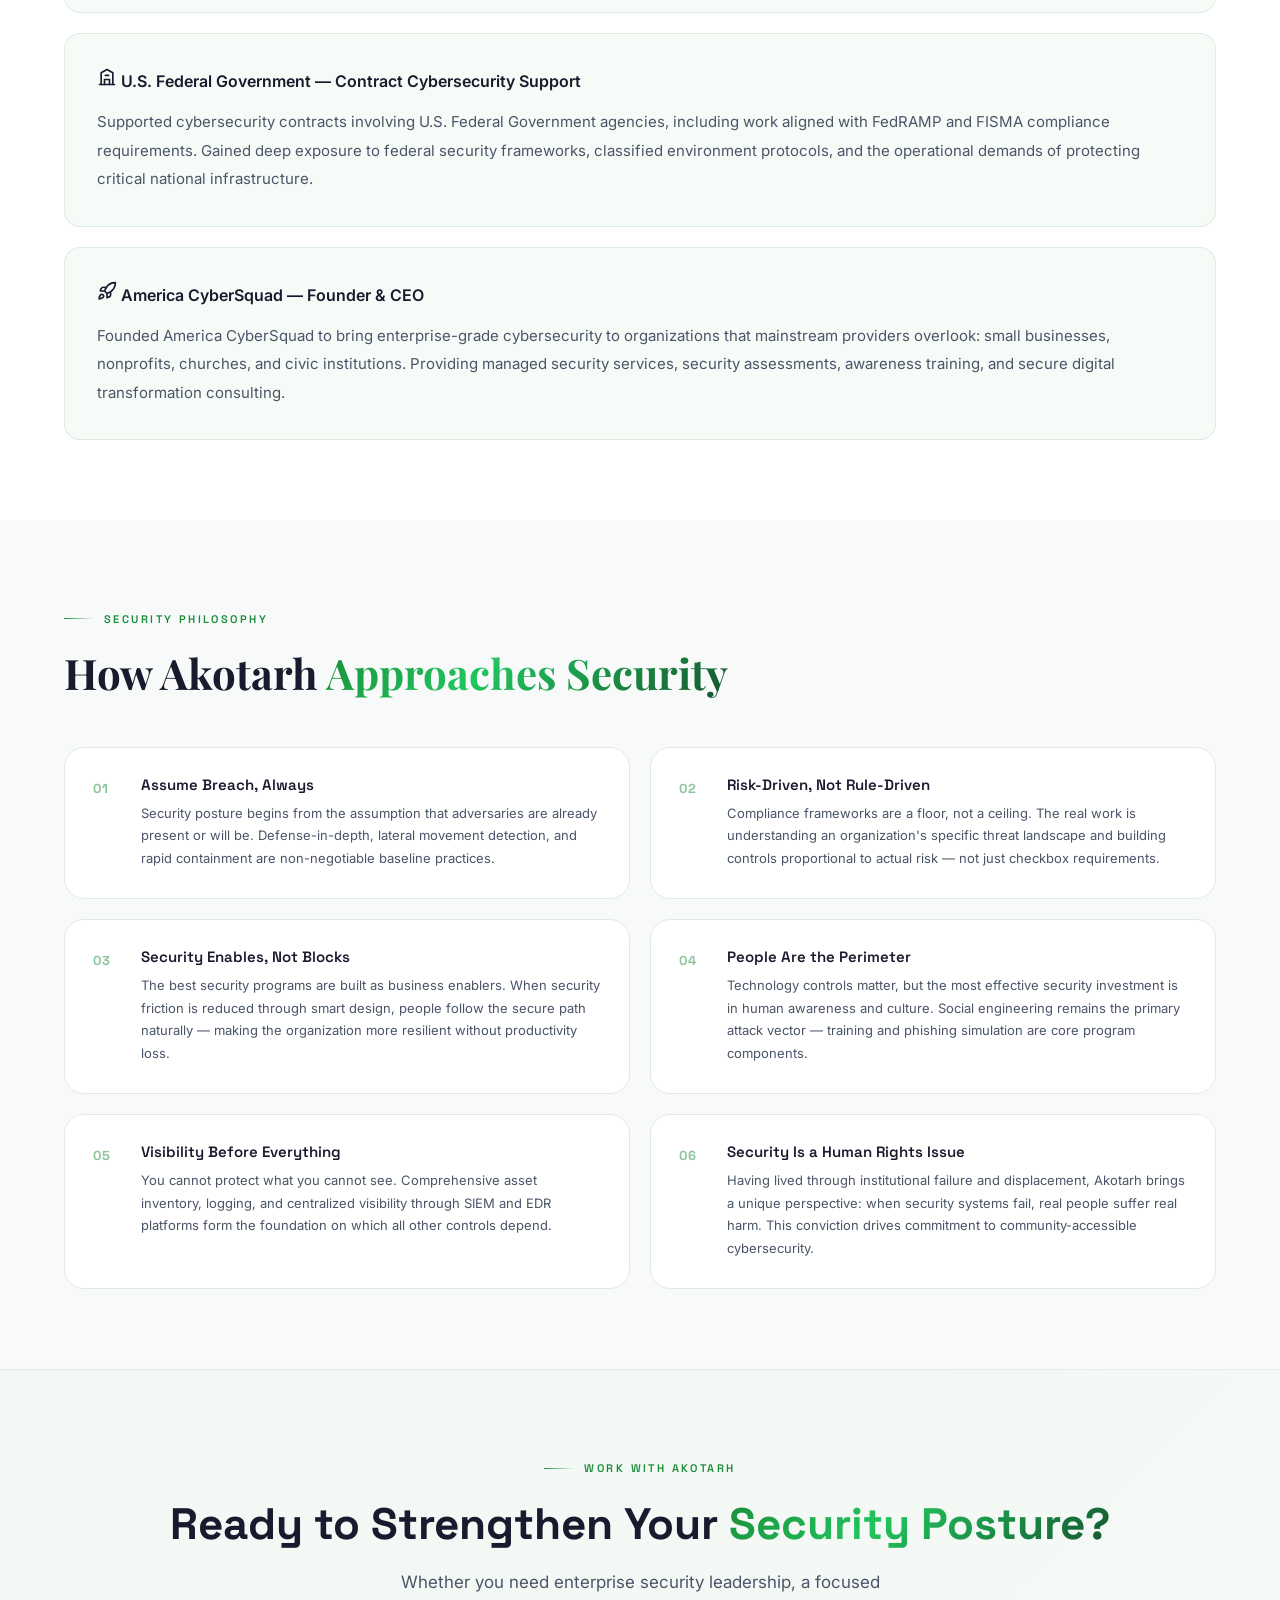
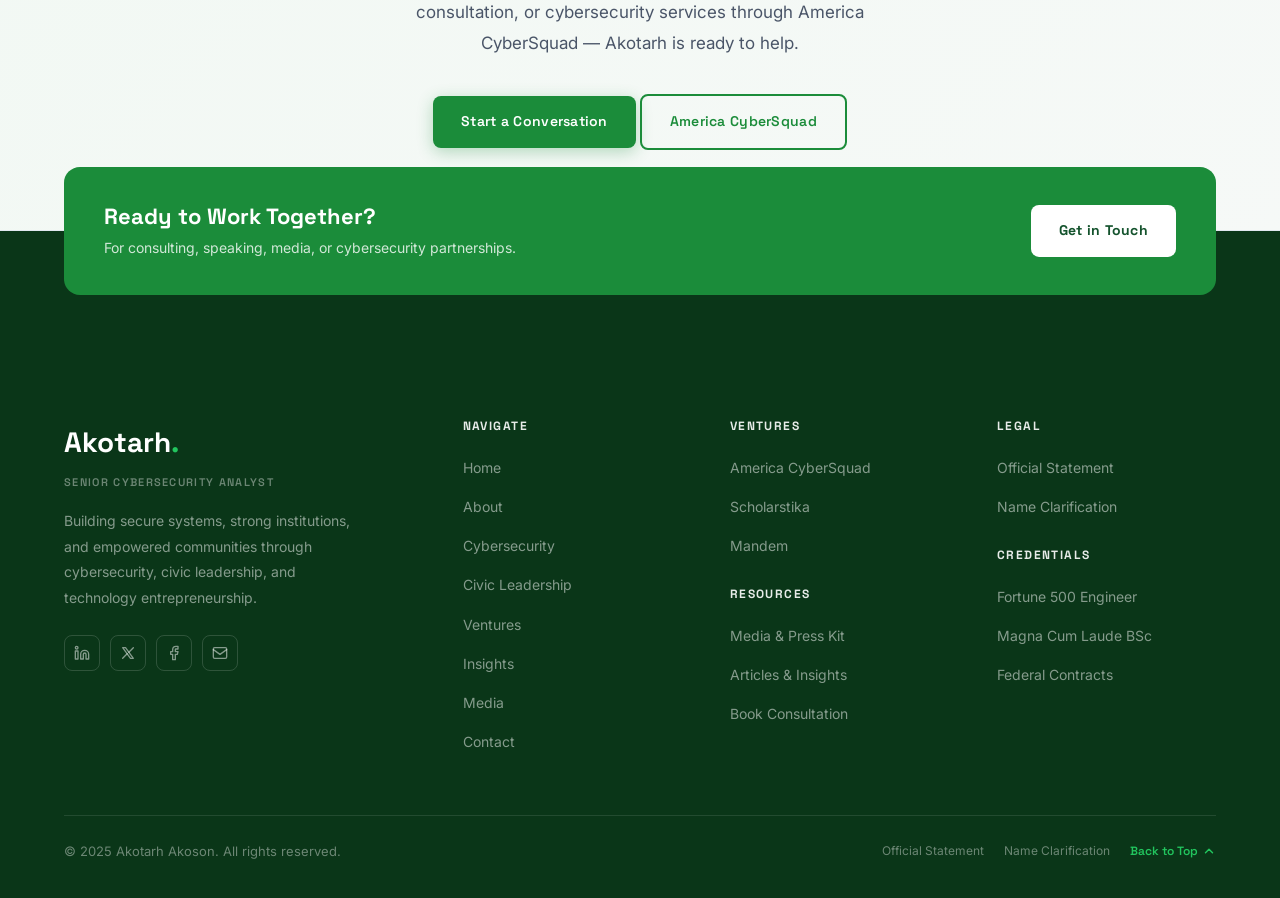
<file: cybersecurity.html>
<!DOCTYPE html>
<html lang="en">
<head>
<meta charset="UTF-8"/>
<meta name="viewport" content="width=device-width,initial-scale=1.0"/>
<title>Cybersecurity | Akotarh Akoson — Senior Cybersecurity Analyst</title>
<meta name="description" content="Akotarh Akoson's cybersecurity career — Fortune 500 engineer, U.S. Federal Government contracts, threat detection, security operations, and enterprise security leadership."/>
<meta name="author" content="Akotarh Akoson"/>
<meta name="robots" content="index, follow"/>
<meta name="keywords" content="Akotarh Akoson cybersecurity, senior cybersecurity engineer, Fortune 500, SOC, SIEM, threat detection, vulnerability management, zero trust, cloud security, FedRAMP"/>
<link rel="canonical" href="https://akotarhakoson.com/cybersecurity"/>
<meta property="og:title" content="Cybersecurity | Akotarh Akoson — Senior Cybersecurity Analyst"/>
<meta property="og:description" content="Fortune 500 Senior Cybersecurity Analyst with U.S. Federal Government contract experience. Expert in threat detection, SOC, cloud security, and enterprise defense."/>
<meta property="og:type" content="website"/>
<meta property="og:url" content="https://akotarhakoson.com/cybersecurity"/>
<meta property="og:site_name" content="Akotarh Akoson"/>
<meta property="og:locale" content="en_US"/>
<meta property="og:image" content="https://akotarhakoson.com/images/akotarh-executive.jpg"/>
<meta property="og:image:width" content="1200"/>
<meta property="og:image:height" content="630"/>
<meta name="twitter:card" content="summary_large_image"/>
<meta name="twitter:site" content="@raymond_akoson"/>
<meta name="twitter:title" content="Cybersecurity — Akotarh Akoson"/>
<meta name="twitter:description" content="Fortune 500 Senior Cybersecurity Analyst. Threat detection, SOC operations, cloud security, and enterprise vulnerability management."/>
<meta name="twitter:image" content="https://akotarhakoson.com/images/akotarh-executive.jpg"/>
<script type="application/ld+json">
{"@context": "https://schema.org", "@type": "WebPage", "name": "Cybersecurity Expertise", "description": "Akotarh Akoson's cybersecurity career at a U.S. Fortune 500 company, with Federal Government contract experience.", "mainEntity": {"@type": "Person", "name": "Akotarh Akoson", "jobTitle": "Senior Cybersecurity Analyst", "image": "https://akotarhakoson.com/images/akotarh-executive.jpg", "sameAs": ["https://www.linkedin.com/in/akotarhakoson", "https://x.com/raymond_akoson"]}}
</script>
<style>
*,*::before,*::after{box-sizing:border-box;margin:0;padding:0}
html{scroll-behavior:smooth}
body{background:#FFFFFF;color:#1a1a2e;font-family:'Inter',system-ui,sans-serif;line-height:1.7;overflow-x:hidden;-webkit-font-smoothing:antialiased}
a{color:inherit;text-decoration:none}ul{list-style:none}
button{cursor:pointer;font-family:inherit;border:none;background:none}
img{display:block;max-width:100%}
::selection{background:rgba(27,140,58,.2)}

:root{
  --primary:#1B8C3A;--primary-dark:#14532d;--primary-light:#22C55E;
  --dark:#14532d;--darker:#0a3618;
  --text:#1a1a2e;--text-secondary:#4a5568;--text-light:#718096;
  --bg-white:#ffffff;--bg-light:#f7faf8;--bg-alt:#edf5f0;
  --border:#e2e8f0;--border-green:rgba(27,140,58,.2);
  --shadow:0 4px 20px rgba(0,0,0,.08);--shadow-lg:0 12px 40px rgba(0,0,0,.12);
  --radius:8px;--radius-lg:16px;
  --ease:cubic-bezier(.4,0,.2,1);
}

/* LAYOUT */
.container{max-width:1200px;margin:0 auto;padding:0 24px}
.section{padding:80px 0}

/* TYPOGRAPHY */
h1,h2,h3,h4,h5{font-family:'Space Grotesk',sans-serif;font-weight:700;line-height:1.2;color:var(--text)}
.section-header{text-align:center;margin-bottom:60px}
.section-header h2{font-family:'Playfair Display',serif;font-size:clamp(28px,4vw,42px);margin-bottom:16px;font-weight:700}
.section-header p{font-size:17px;color:var(--text-secondary);max-width:620px;margin:0 auto;line-height:1.8}
.section-label{display:inline-block;font-family:'Space Grotesk',sans-serif;font-size:13px;font-weight:600;letter-spacing:.1em;text-transform:uppercase;color:var(--primary);margin-bottom:12px}
.accent-line{width:60px;height:3px;background:var(--primary);margin:16px auto 0;border-radius:2px}
.accent-line.left{margin:16px 0 0}

/* TOP BAR */
.top-bar{background:var(--darker);color:rgba(255,255,255,.8);font-size:13px;padding:8px 0}
.top-bar .container{display:flex;align-items:center;justify-content:space-between}
.top-bar-left{display:flex;align-items:center;gap:20px}
.top-bar-left a{color:rgba(255,255,255,.8);display:flex;align-items:center;gap:6px;transition:color .3s}
.top-bar-left a:hover{color:#fff}
.top-bar-left svg{width:14px;height:14px;flex-shrink:0}
.top-bar-right{display:flex;align-items:center;gap:14px}
.top-bar-right a{width:28px;height:28px;display:flex;align-items:center;justify-content:center;color:rgba(255,255,255,.7);border-radius:50%;transition:color .3s,background .3s}
.top-bar-right a:hover{color:#fff;background:rgba(255,255,255,.1)}
.top-bar-right svg{width:14px;height:14px}

/* NAV */
.nav{background:var(--dark);padding:0;position:sticky;top:0;z-index:1000;box-shadow:0 2px 8px rgba(0,0,0,.15)}
.nav .container{display:flex;align-items:center;justify-content:space-between}
.nav-logo{font-family:'Space Grotesk',sans-serif;font-size:24px;font-weight:700;color:#fff;padding:16px 0;letter-spacing:-.01em}
.nav-logo span{color:var(--primary-light);font-weight:700}
.nav-links{display:flex;align-items:center;gap:0}
.nav-links a{display:block;padding:18px 16px;font-size:14px;font-weight:500;color:rgba(255,255,255,.85);transition:all .3s;border-bottom:3px solid transparent;font-family:'Inter',sans-serif}
.nav-links a:hover,.nav-links a.active{color:#fff;background:rgba(255,255,255,.06);border-bottom-color:var(--primary-light)}
.nav-cta{font-family:'Space Grotesk',sans-serif;font-size:13px;font-weight:600;padding:10px 22px;background:var(--primary);color:#fff;border-radius:var(--radius);transition:all .3s}
.nav-cta:hover{background:var(--primary-light);transform:translateY(-1px)}
.hbg{display:none;flex-direction:column;gap:5px;padding:4px;cursor:pointer;z-index:1001}
.hbg span{width:24px;height:2.5px;background:#fff;border-radius:2px;display:block;transition:transform .4s var(--ease),opacity .3s}
.hbg.active span:nth-child(1){transform:translateY(7.5px) rotate(45deg)}
.hbg.active span:nth-child(2){opacity:0;transform:scaleX(0)}
.hbg.active span:nth-child(3){transform:translateY(-7.5px) rotate(-45deg)}

/* MOBILE NAV */
.mob{position:fixed;inset:0;z-index:999;background:var(--dark);display:flex;flex-direction:column;align-items:center;justify-content:center;gap:0;clip-path:circle(0% at calc(100% - 36px) 72px);transition:clip-path .5s cubic-bezier(.4,0,.0,1);pointer-events:none}
.mob.open{clip-path:circle(150% at calc(100% - 36px) 72px);pointer-events:auto}
.mob-links{display:flex;flex-direction:column;align-items:center;gap:8px}
.mob-links a{font-family:'Space Grotesk',sans-serif;font-size:28px;font-weight:700;color:rgba(255,255,255,.8);transition:color .3s,transform .4s,opacity .4s;opacity:0;transform:translateY(20px)}
.mob.open .mob-links a{opacity:1;transform:translateY(0)}
.mob.open .mob-links a:nth-child(1){transition-delay:.1s}
.mob.open .mob-links a:nth-child(2){transition-delay:.15s}
.mob.open .mob-links a:nth-child(3){transition-delay:.2s}
.mob.open .mob-links a:nth-child(4){transition-delay:.25s}
.mob.open .mob-links a:nth-child(5){transition-delay:.3s}
.mob.open .mob-links a:nth-child(6){transition-delay:.35s}
.mob.open .mob-links a:nth-child(7){transition-delay:.4s}
.mob-links a:hover{color:var(--primary-light)}
.mob-cta{margin-top:36px;opacity:0;transform:translateY(16px);transition:all .4s var(--ease);transition-delay:0s}
.mob.open .mob-cta{opacity:1;transform:translateY(0);transition-delay:.45s}
.mob-social{display:flex;gap:14px;margin-top:28px;opacity:0;transition:opacity .4s;transition-delay:0s}
.mob.open .mob-social{opacity:1;transition-delay:.5s}
.mob-social a{width:40px;height:40px;border-radius:50%;border:1px solid rgba(255,255,255,.2);display:flex;align-items:center;justify-content:center;color:rgba(255,255,255,.7);transition:all .3s}
.mob-social a:hover{border-color:var(--primary-light);color:var(--primary-light)}
.mob-social svg{width:16px;height:16px}

/* PAGE HERO (dark gradient) */
.page-hero{padding:100px 0 80px;position:relative;overflow:hidden;background:linear-gradient(135deg,var(--darker) 0%,var(--dark) 40%,var(--primary-dark) 100%)}
.page-hero-pattern{position:absolute;inset:0;background-image:url("data:image/svg+xml,%3Csvg width='60' height='60' viewBox='0 0 60 60' xmlns='http://www.w3.org/2000/svg'%3E%3Cg fill='none' fill-rule='evenodd'%3E%3Cg fill='%23ffffff' fill-opacity='0.03'%3E%3Cpath d='M36 34v-4h-2v4h-4v2h4v4h2v-4h4v-2h-4zm0-30V0h-2v4h-4v2h4v4h2V6h4V4h-4zM6 34v-4H4v4H0v2h4v4h2v-4h4v-2H6zM6 4V0H4v4H0v2h4v4h2V6h4V4H6z'/%3E%3C/g%3E%3C/g%3E%3C/svg%3E")}
.page-hero .container{position:relative;z-index:2}
.breadcrumb{display:flex;align-items:center;gap:8px;font-size:13px;color:rgba(255,255,255,.5);margin-bottom:24px}
.breadcrumb a{color:rgba(255,255,255,.5);transition:color .3s}
.breadcrumb a:hover{color:var(--primary-light)}
.page-hero h1{font-family:'Playfair Display',serif;font-size:clamp(36px,5.5vw,60px);color:#fff;margin-bottom:16px;font-weight:800;line-height:1.1}
.page-hero h1 .highlight{color:var(--primary-light)}
.page-hero-desc{font-size:17px;color:rgba(255,255,255,.75);max-width:640px;line-height:1.85;margin-bottom:32px}
.page-hero-chip{display:inline-flex;align-items:center;gap:8px;background:rgba(34,197,94,.15);border:1px solid rgba(34,197,94,.3);border-radius:100px;padding:6px 18px;margin-bottom:20px;font-family:'Space Grotesk',sans-serif;font-size:12px;font-weight:600;letter-spacing:.1em;text-transform:uppercase;color:var(--primary-light)}

/* BUTTONS */
.btn{display:inline-flex;align-items:center;gap:10px;font-family:'Space Grotesk',sans-serif;font-size:14px;font-weight:600;padding:14px 28px;border-radius:var(--radius);transition:all .3s var(--ease);white-space:nowrap;letter-spacing:.02em}
.btn-primary{background:var(--primary);color:#fff;box-shadow:0 4px 16px rgba(27,140,58,.3)}
.btn-primary:hover{background:var(--primary-light);transform:translateY(-2px);box-shadow:0 8px 28px rgba(27,140,58,.4)}
.btn-outline{border:2px solid var(--primary);color:var(--primary);background:transparent}
.btn-outline:hover{background:var(--primary);color:#fff}
.btn-outline-white{border:2px solid rgba(255,255,255,.4);color:#fff;background:transparent}
.btn-outline-white:hover{border-color:#fff;background:rgba(255,255,255,.1)}
.btn-ghost{display:inline-flex;align-items:center;gap:8px;font-family:'Space Grotesk',sans-serif;font-size:14px;font-weight:600;color:var(--primary);transition:gap .3s}
.btn-ghost:hover{gap:14px}
.btn-ghost::after{content:'\\2192'}

/* SEC HEADER */
.sec-hd{margin-bottom:48px}
.sec-hd h2{font-family:'Playfair Display',serif;font-size:clamp(28px,4vw,42px);color:var(--text);margin-bottom:16px;font-weight:700}
.sec-hd h2 .highlight{color:var(--primary)}
.sec-hd p{font-size:17px;color:var(--text-secondary);max-width:580px;line-height:1.8}
.eyebrow{display:inline-flex;align-items:center;gap:10px;font-family:'Space Grotesk',sans-serif;font-size:11px;font-weight:600;letter-spacing:.22em;text-transform:uppercase;color:var(--primary);margin-bottom:20px}
.eyebrow i{width:30px;height:1px;background:linear-gradient(90deg,var(--primary),transparent)}
.gt{background:linear-gradient(135deg,var(--primary) 0%,#22C55E 40%,var(--primary-dark) 100%);-webkit-background-clip:text;-webkit-text-fill-color:transparent;background-clip:text}

/* CHIPS */
.chip{display:inline-flex;align-items:center;gap:6px;font-family:'Space Grotesk',sans-serif;font-size:11px;font-weight:600;letter-spacing:.1em;text-transform:uppercase;padding:5px 13px;border-radius:100px}
.chip-c{background:rgba(27,140,58,.1);border:1px solid rgba(27,140,58,.22);color:var(--primary)}

/* FOOTER */
.footer{background:var(--darker);color:rgba(255,255,255,.7);padding:0;position:relative}
.footer-cta-bar{display:flex;align-items:center;justify-content:space-between;gap:24px;background:var(--primary);border-radius:var(--radius-lg);padding:36px 40px;margin-bottom:60px;transform:translateY(-50%);flex-wrap:wrap}
.footer-cta-bar h3{font-family:'Space Grotesk',sans-serif;font-size:22px;font-weight:700;color:#fff;margin-bottom:6px}
.footer-cta-bar p{font-size:14px;color:rgba(255,255,255,.8)}
.footer-cta-bar .btn{background:#fff;color:var(--primary-dark);font-weight:700}
.footer-cta-bar .btn:hover{transform:translateY(-2px);box-shadow:0 8px 24px rgba(0,0,0,.2)}
.footer-grid{display:grid;grid-template-columns:1.6fr 1fr 1fr 1fr;gap:48px;padding-bottom:48px}
.footer-brand{font-family:'Space Grotesk',sans-serif;font-size:28px;font-weight:700;color:#fff;margin-bottom:6px}
.footer-brand span{color:var(--primary-light)}
.footer-tagline{font-family:'Space Grotesk',sans-serif;font-size:11px;font-weight:600;letter-spacing:.12em;text-transform:uppercase;color:rgba(255,255,255,.4);margin-bottom:16px}
.footer-desc{font-size:14px;color:rgba(255,255,255,.5);line-height:1.85;margin-bottom:24px;max-width:300px}
.footer-social{display:flex;gap:10px}
.footer-social a{width:36px;height:36px;border-radius:var(--radius);border:1px solid rgba(255,255,255,.15);display:flex;align-items:center;justify-content:center;color:rgba(255,255,255,.5);transition:all .3s}
.footer-social a:hover{border-color:var(--primary-light);color:var(--primary-light);background:rgba(255,255,255,.05)}
.footer-col h5{font-family:'Space Grotesk',sans-serif;font-size:12px;font-weight:700;letter-spacing:.12em;text-transform:uppercase;color:rgba(255,255,255,.9);margin-bottom:20px}
.footer-col ul li{margin-bottom:12px}
.footer-col a{font-size:14px;color:rgba(255,255,255,.5);transition:color .3s,padding-left .3s}
.footer-col a:hover{color:var(--primary-light);padding-left:4px}
.footer-divider{height:1px;background:rgba(255,255,255,.1);margin-bottom:24px}
.footer-bottom{display:flex;align-items:center;justify-content:space-between;flex-wrap:wrap;gap:12px;padding-bottom:36px}
.footer-copy{font-size:13px;color:rgba(255,255,255,.4)}
.footer-legal{display:flex;align-items:center;gap:20px}
.footer-legal a{font-size:12px;color:rgba(255,255,255,.4);transition:color .3s}
.footer-legal a:hover{color:rgba(255,255,255,.7)}
.footer-top{display:inline-flex;align-items:center;gap:4px;font-size:12px;color:var(--primary-light) !important;font-weight:600;font-family:'Space Grotesk',sans-serif}
.footer-top:hover{gap:6px}

/* SCROLL REVEAL */
.reveal{opacity:0;transform:translateY(28px);transition:opacity .7s var(--ease),transform .7s var(--ease)}
.reveal.visible{opacity:1;transform:translateY(0)}
.from-left{transform:translateX(-40px) translateY(0)}
.from-left.visible{transform:translateX(0)}
.d1{transition-delay:.06s}.d2{transition-delay:.12s}.d3{transition-delay:.18s}.d4{transition-delay:.24s}

/* RESPONSIVE */
@media(max-width:900px){
  .top-bar{display:none}
  .section{padding:64px 0}
  .nav-links,.nav-cta{display:none}
  .hbg{display:flex}
  .page-hero{padding:80px 0 60px}
  .page-hero h1{font-size:clamp(28px,7vw,44px)}
  .footer-grid{grid-template-columns:1fr 1fr;gap:36px}
}
@media(max-width:640px){
  .section{padding:48px 0}
  .container{padding:0 16px}
  .page-hero{padding:64px 0 48px}
  .footer-grid{grid-template-columns:1fr}
  .footer-cta-bar{flex-direction:column;text-align:center;padding:28px 20px;transform:translateY(-30px)}
  .footer-cta-bar .btn{width:100%}
  .footer-bottom{flex-direction:column;gap:14px;text-align:center}
  .footer-legal{flex-wrap:wrap;justify-content:center}
}
/* PAGE-SPECIFIC */
/* STATS BAR */
.stats-bar{display:grid;grid-template-columns:repeat(4,1fr);background:var(--bg-light);border-top:1px solid var(--border);border-bottom:1px solid var(--border)}
.stat-item{padding:36px 24px;text-align:center;border-right:1px solid var(--border);transition:background var(--ease)}
.stat-item:last-child{border-right:none}
.stat-item:hover{background:rgba(27,140,58,.03)}
.stat-num{font-family:'Space Grotesk',sans-serif;font-size:40px;font-weight:700;letter-spacing:-.03em;background:linear-gradient(135deg,var(--primary),var(--primary-dark));-webkit-background-clip:text;-webkit-text-fill-color:transparent;background-clip:text;margin-bottom:6px}
.stat-lbl{font-size:12px;color:var(--text-light);line-height:1.4}
/* EXPERTISE CARDS */
.expertise-grid{display:grid;grid-template-columns:repeat(3,1fr);gap:24px}
.ex-card{background:var(--bg-white);border:1px solid var(--border);border-radius:24px;padding:36px 30px;position:relative;overflow:hidden;transition:all var(--ease) var(--ease)}
.ex-card::before{content:'';position:absolute;inset:0;border-radius:24px;padding:1px;background:linear-gradient(135deg,rgba(27,140,58,.4),rgba(22,101,52,.2),transparent 60%);-webkit-mask:linear-gradient(#fff 0 0) content-box,linear-gradient(#fff 0 0);-webkit-mask-composite:xor;mask-composite:exclude;opacity:0;transition:opacity var(--ease)}
.ex-card:hover::before{opacity:1}
.ex-card:hover{transform:translateY(-6px);box-shadow:0 32px 80px rgba(0,0,0,.06);border-color:transparent}
.ex-card::after{content:'';position:absolute;top:0;left:0;right:0;height:2px;background:linear-gradient(90deg,var(--primary),var(--primary-dark));opacity:0;transition:opacity var(--ease)}
.ex-card:hover::after{opacity:1}
.ex-icon{width:56px;height:56px;border-radius:14px;display:flex;align-items:center;justify-content:center;font-size:24px;margin-bottom:24px}
.ex-icon.cyan{background:rgba(27,140,58,.1);border:1px solid rgba(27,140,58,.2)}
.ex-icon.purp{background:rgba(22,101,52,.1);border:1px solid rgba(22,101,52,.2)}
.ex-icon.grn{background:rgba(34,197,94,.1);border:1px solid rgba(34,197,94,.18)}
.ex-icon.org{background:rgba(22,101,52,.1);border:1px solid rgba(22,101,52,.18)}
.ex-card h3{font-size:18px;font-weight:700;color:var(--text);margin-bottom:12px;letter-spacing:-.02em}
.ex-card p{font-size:14px;color:var(--text-secondary);line-height:1.8;margin-bottom:20px}
.ex-tags{display:flex;flex-wrap:wrap;gap:6px}
.etag{font-size:11px;padding:4px 11px;background:rgba(27,140,58,.06);border:1px solid rgba(27,140,58,.1);border-radius:100px;color:var(--text-secondary)}
/* TECH STACK */
.tech-grid{display:grid;grid-template-columns:repeat(4,1fr);gap:12px}
.tech-item{background:var(--bg-white);border:1px solid var(--border);border-radius:14px;padding:20px 16px;text-align:center;transition:all var(--ease)}
.tech-item:hover{border-color:var(--border-green);background:rgba(27,140,58,.04);transform:translateY(-3px)}
.tech-icon{font-size:28px;margin-bottom:10px}
.tech-name{font-family:'Space Grotesk',sans-serif;font-size:13px;font-weight:600;color:var(--text);margin-bottom:4px}
.tech-cat{font-size:11px;color:var(--text-light)}
/* APPROACH SECTION */
.approach-grid{display:grid;grid-template-columns:1fr 1fr;gap:20px}
.ap-item{background:var(--bg-white);border:1px solid var(--border);border-radius:20px;padding:28px;transition:all var(--ease);display:flex;gap:20px;align-items:flex-start}
.ap-item:hover{border-color:var(--border-green)}
.ap-num{font-family:'Space Grotesk',sans-serif;font-size:13px;font-weight:700;color:var(--primary);opacity:.5;flex-shrink:0;min-width:28px;padding-top:2px;letter-spacing:.06em}
.ap-item h4{font-size:15px;font-weight:600;color:var(--text);margin-bottom:8px}
.ap-item p{font-size:13px;color:var(--text-secondary);line-height:1.75}
/* CTA BAND */
.cta-band{background:linear-gradient(135deg,rgba(27,140,58,.06),rgba(22,101,52,.04));border-top:1px solid var(--border);border-bottom:1px solid var(--border);padding:80px 0;text-align:center}
.cta-band h2{font-size:clamp(26px,4vw,44px);color:var(--text);margin-bottom:16px}
.cta-band p{font-size:17px;color:var(--text-secondary);max-width:520px;margin:0 auto 36px;line-height:1.8}
/* HIGHLIGHT BOX */
.highlight-box{background:rgba(27,140,58,.04);border:1px solid rgba(27,140,58,.12);border-radius:16px;padding:32px}
.highlight-box p{font-size:15px;color:var(--text-secondary);line-height:1.9}
.highlight-box strong{color:var(--text)}
.d4{transition-delay:.4s}
.d5{transition-delay:.5s}
@media(max-width:1000px){.expertise-grid{grid-template-columns:1fr 1fr} .tech-grid{grid-template-columns:repeat(2,1fr)}}
@media(max-width:900px){.stats-bar{grid-template-columns:1fr 1fr} .approach-grid{grid-template-columns:1fr} .S{padding:80px 0}}
@media(max-width:640px){.S{padding:64px 0} .expertise-grid{grid-template-columns:1fr} .stats-bar{grid-template-columns:1fr} .W{padding:0 20px}}
</style>
<link rel="preconnect" href="https://fonts.googleapis.com"/>
<link rel="preconnect" href="https://fonts.gstatic.com" crossorigin/>
<link href="https://fonts.googleapis.com/css2?family=Playfair+Display:wght@400;500;600;700;800;900&family=Space+Grotesk:wght@400;500;600;700&family=Inter:ital,opsz,wght@0,14..32,300..700;1,14..32,300..700&display=swap" rel="stylesheet"/>
</head>
<body>

<header>
<!-- TOP BAR -->
<div class="top-bar">
  <div class="container">
    <div class="top-bar-left">
      <a href="mailto:contact@akotarhakoson.com"><svg viewBox="0 0 24 24" fill="none" stroke="currentColor" stroke-width="2" stroke-linecap="round" stroke-linejoin="round"><rect x="2" y="4" width="20" height="16" rx="2"/><path d="M22 7l-10 7L2 7"/></svg> contact@akotarhakoson.com</a>
      <a href="mailto:contact@akotarhakoson.com"><svg viewBox="0 0 24 24" fill="none" stroke="currentColor" stroke-width="2" stroke-linecap="round" stroke-linejoin="round"><path d="M22 16.92v3a2 2 0 01-2.18 2 19.79 19.79 0 01-8.63-3.07 19.5 19.5 0 01-6-6 19.79 19.79 0 01-3.07-8.67A2 2 0 014.11 2h3a2 2 0 012 1.72c.127.96.361 1.903.7 2.81a2 2 0 01-.45 2.11L8.09 9.91a16 16 0 006 6l1.27-1.27a2 2 0 012.11-.45c.907.339 1.85.573 2.81.7A2 2 0 0122 16.92z"/></svg> Available for Consulting</a>
    </div>
    <div class="top-bar-right">
      <a href="https://www.linkedin.com/in/akotarhakoson" target="_blank" rel="noopener noreferrer" aria-label="LinkedIn"><svg viewBox="0 0 24 24" fill="none" stroke="currentColor" stroke-width="2" stroke-linecap="round" stroke-linejoin="round"><path d="M16 8a6 6 0 016 6v7h-4v-7a2 2 0 00-4 0v7h-4v-7a6 6 0 016-6z"/><rect x="2" y="9" width="4" height="12"/><circle cx="4" cy="4" r="2"/></svg></a>
      <a href="https://x.com/raymond_akoson" target="_blank" rel="noopener noreferrer" aria-label="X / Twitter"><svg viewBox="0 0 24 24" fill="none" stroke="currentColor" stroke-width="2" stroke-linecap="round" stroke-linejoin="round"><path d="M4 4l11.733 16H20L8.267 4z"/><path d="M4 20l6.768-6.768M20 4l-6.768 6.768"/></svg></a>
      <a href="https://www.facebook.com/akoson.akotarh" target="_blank" rel="noopener noreferrer" aria-label="Facebook"><svg viewBox="0 0 24 24" fill="none" stroke="currentColor" stroke-width="2" stroke-linecap="round" stroke-linejoin="round"><path d="M18 2h-3a5 5 0 00-5 5v3H7v4h3v8h4v-8h3l1-4h-4V7a1 1 0 011-1h3z"/></svg></a>
      <a href="mailto:contact@akotarhakoson.com" aria-label="Email"><svg viewBox="0 0 24 24" fill="none" stroke="currentColor" stroke-width="2" stroke-linecap="round" stroke-linejoin="round"><rect x="2" y="4" width="20" height="16" rx="2"/><path d="M22 7l-10 7L2 7"/></svg></a>
    </div>
  </div>
</div>

<nav class="nav" id="nav" aria-label="Main navigation">
  <div class="container">
    <a href="index.html" class="nav-logo" aria-label="Home">Akotarh<span>.</span></a>
    <div class="nav-links">
      <a href="index.html">Home</a>
      <a href="about.html">About</a>
      <a href="cybersecurity.html" class="active">Cybersecurity</a>
      <a href="civic-leadership.html">Civic Leadership</a>
      <a href="ventures.html">Ventures</a>
      <a href="insights.html">Insights</a>
      <a href="media.html">Media</a>
    </div>
    <div style="display:flex;align-items:center;gap:14px">
      <a href="contact.html" class="nav-cta">Book Consultation</a>
      <button class="hbg" id="hbg" aria-label="Open menu"><span></span><span></span><span></span></button>
    </div>
  </div>
</nav>
</header>
<div class="mob" id="mob">
  <div class="mob-links">
    <a href="index.html">Home</a><a href="about.html">About</a><a href="cybersecurity.html">Cybersecurity</a>
    <a href="civic-leadership.html">Civic Leadership</a><a href="ventures.html">Ventures</a>
    <a href="insights.html">Insights</a><a href="media.html">Media</a>
  </div>
  <a href="contact.html" class="btn btn-primary mob-cta">Book Consultation</a>
  <div class="mob-social">
    <a href="https://www.linkedin.com/in/akotarhakoson" target="_blank" rel="noopener noreferrer" aria-label="LinkedIn"><svg viewBox="0 0 24 24" fill="none" stroke="currentColor" stroke-width="2" stroke-linecap="round" stroke-linejoin="round"><path d="M16 8a6 6 0 016 6v7h-4v-7a2 2 0 00-4 0v7h-4v-7a6 6 0 016-6z"/><rect x="2" y="9" width="4" height="12"/><circle cx="4" cy="4" r="2"/></svg></a>
    <a href="https://x.com/raymond_akoson" target="_blank" rel="noopener noreferrer" aria-label="X / Twitter"><svg viewBox="0 0 24 24" fill="none" stroke="currentColor" stroke-width="2" stroke-linecap="round" stroke-linejoin="round"><path d="M4 4l11.733 16H20L8.267 4z"/><path d="M4 20l6.768-6.768M20 4l-6.768 6.768"/></svg></a>
    <a href="https://www.facebook.com/akoson.akotarh" target="_blank" rel="noopener noreferrer" aria-label="Facebook"><svg viewBox="0 0 24 24" fill="none" stroke="currentColor" stroke-width="2" stroke-linecap="round" stroke-linejoin="round"><path d="M18 2h-3a5 5 0 00-5 5v3H7v4h3v8h4v-8h3l1-4h-4V7a1 1 0 011-1h3z"/></svg></a>
    <a href="mailto:contact@akotarhakoson.com" aria-label="Email"><svg viewBox="0 0 24 24" fill="none" stroke="currentColor" stroke-width="2" stroke-linecap="round" stroke-linejoin="round"><rect x="2" y="4" width="20" height="16" rx="2"/><path d="M22 7l-10 7L2 7"/></svg></a>
  </div>
</div>
<main id="main-content">
<section class="page-hero">
  <div class="page-hero-pattern"></div>
  <div class="container">
    <nav class="breadcrumb"><a href="index.html">Home</a><span style="opacity:.4">/</span><span>Cybersecurity</span></nav>
    <div class="page-hero-chip">Security Operations · Enterprise Defense</div>
    <h1>Cybersecurity <span class="highlight">Expertise</span></h1>
    <p class="page-hero-desc">Senior Cybersecurity Analyst protecting Fortune 500 infrastructure, with a track record spanning U.S. Federal Government contracts, enterprise security operations, and threat intelligence leadership.</p>
    <div class="btns">
      <a href="contact.html" class="btn btn-primary">Security Consultation</a>
      <a href="https://americacybersquad.com/" target="_blank" rel="noopener noreferrer" class="btn btn-outline-white">America CyberSquad</a>
    </div>
  </div>
</section>

<div class="stats-bar">
  <div class="stat-item reveal"><div class="stat-num">10+</div><div class="stat-lbl">Years in Cybersecurity</div></div>
  <div class="stat-item reveal d1"><div class="stat-num">F500</div><div class="stat-lbl">Fortune 500 Experience</div></div>
  <div class="stat-item reveal d2"><div class="stat-num">Fed</div><div class="stat-lbl">U.S. Federal Gov. Contracts</div></div>
  <div class="stat-item reveal d3"><div class="stat-num">3</div><div class="stat-lbl">Ventures in Tech & Security</div></div>
</div>

<section class="section">
  <div class="container">
    <div class="sec-hd reveal">
      <div class="eyebrow"><i></i>Core Competencies</div>
      <h2>Areas of <span class="gt">Deep Expertise</span></h2>
      <p>A comprehensive security practitioner with hands-on experience across the full enterprise security spectrum — from threat detection to governance.</p>
    </div>
    <div class="expertise-grid">
      <div class="ex-card reveal">
        <div class="ex-icon cyan"><svg width="20" height="20" viewBox="0 0 24 24" fill="none" stroke="currentColor" stroke-width="2" stroke-linecap="round" stroke-linejoin="round"><path d="M12 22s8-4 8-10V5l-8-3-8 3v7c0 6 8 10 8 10z"/></svg></div>
        <h3>Security Operations Center</h3>
        <p>Leading 24/7 threat monitoring, alert triage, and incident response across enterprise environments. Proficient in SIEM platforms, threat hunting, and adversary behavior analysis using MITRE ATT&CK frameworks.</p>
        <div class="ex-tags"><span class="etag">SIEM</span><span class="etag">SOC</span><span class="etag">Splunk</span><span class="etag">Threat Hunting</span><span class="etag">MITRE ATT&CK</span></div>
      </div>
      <div class="ex-card reveal d1">
        <div class="ex-icon purp"><svg width="20" height="20" viewBox="0 0 24 24" fill="none" stroke="currentColor" stroke-width="2" stroke-linecap="round" stroke-linejoin="round"><circle cx="11" cy="11" r="8"/><path d="M21 21l-4.35-4.35"/></svg></div>
        <h3>Vulnerability Management</h3>
        <p>End-to-end vulnerability lifecycle management: discovery, risk prioritization, remediation coordination, and continuous improvement. Experienced with enterprise-scale scanning and CVE analysis for complex hybrid environments.</p>
        <div class="ex-tags"><span class="etag">Nessus</span><span class="etag">Qualys</span><span class="etag">CVE Analysis</span><span class="etag">Risk Scoring</span><span class="etag">Patch Management</span></div>
      </div>
      <div class="ex-card reveal d2">
        <div class="ex-icon grn"><svg width="20" height="20" viewBox="0 0 24 24" fill="none" stroke="currentColor" stroke-width="2" stroke-linecap="round" stroke-linejoin="round"><path d="M18 10h-1.26A8 8 0 109 20h9a5 5 0 000-10z"/></svg></div>
        <h3>Cloud Security Architecture</h3>
        <p>Securing cloud-native and hybrid infrastructure across AWS and Azure. Designing zero-trust architectures, managing IAM policies, enforcing cloud security posture, and ensuring compliance with CSP-specific frameworks.</p>
        <div class="ex-tags"><span class="etag">AWS Security</span><span class="etag">Azure Defender</span><span class="etag">Zero Trust</span><span class="etag">IAM</span><span class="etag">CSPM</span></div>
      </div>
      <div class="ex-card reveal">
        <div class="ex-icon org"><svg width="20" height="20" viewBox="0 0 24 24" fill="none" stroke="currentColor" stroke-width="2" stroke-linecap="round" stroke-linejoin="round"><rect x="8" y="2" width="8" height="4" rx="1"/><path d="M16 4h2a2 2 0 012 2v14a2 2 0 01-2 2H6a2 2 0 01-2-2V6a2 2 0 012-2h2"/><path d="M12 11h4"/><path d="M12 16h4"/><path d="M8 11h.01"/><path d="M8 16h.01"/></svg></div>
        <h3>Governance, Risk & Compliance</h3>
        <p>Building and maintaining security programs aligned with NIST CSF, ISO 27001, FedRAMP, HIPAA, and SOC 2. Conducting risk assessments, policy development, and audit preparation for regulated industries.</p>
        <div class="ex-tags"><span class="etag">NIST CSF</span><span class="etag">ISO 27001</span><span class="etag">FedRAMP</span><span class="etag">SOC 2</span><span class="etag">HIPAA</span></div>
      </div>
      <div class="ex-card reveal d1">
        <div class="ex-icon cyan"><svg width="20" height="20" viewBox="0 0 24 24" fill="none" stroke="currentColor" stroke-width="2" stroke-linecap="round" stroke-linejoin="round"><rect x="3" y="11" width="18" height="11" rx="2"/><path d="M7 11V7a5 5 0 0110 0v4"/><circle cx="12" cy="16" r="1"/></svg></div>
        <h3>Identity & Access Management</h3>
        <p>Designing and enforcing least-privilege access across enterprise environments. Implementing MFA, PAM solutions, SSO integration, and identity governance frameworks to reduce the attack surface.</p>
        <div class="ex-tags"><span class="etag">PAM</span><span class="etag">MFA</span><span class="etag">SSO</span><span class="etag">CyberArk</span><span class="etag">Okta</span></div>
      </div>
      <div class="ex-card reveal d2">
        <div class="ex-icon purp"><svg width="20" height="20" viewBox="0 0 24 24" fill="none" stroke="currentColor" stroke-width="2" stroke-linecap="round" stroke-linejoin="round"><path d="M12 2L2 7l10 5 10-5-10-5z"/><path d="M2 17l10 5 10-5"/><path d="M2 12l10 5 10-5"/></svg></div>
        <h3>Digital Forensics & IR</h3>
        <p>Leading incident response investigations, conducting forensic analysis of compromised systems, and producing executive-level incident reports. Experience with both on-premises and cloud forensics in enterprise settings.</p>
        <div class="ex-tags"><span class="etag">DFIR</span><span class="etag">Forensic Analysis</span><span class="etag">Malware Analysis</span><span class="etag">Chain of Custody</span></div>
      </div>
    </div>
  </div>
</section>

<section class="section" style="background:var(--bg-light)">
  <div class="container">
    <div class="sec-hd center reveal">
      <div class="eyebrow"><i></i>Tools & Technologies</div>
      <h2>Technical <span class="gt">Stack</span></h2>
      <p>Enterprise-grade tools and platforms deployed across Fortune 500 and Federal Government environments.</p>
    </div>
    <div class="tech-grid reveal">
      <div class="tech-item"><div class="tech-icon"><svg width="20" height="20" viewBox="0 0 24 24" fill="none" stroke="currentColor" stroke-width="2" stroke-linecap="round" stroke-linejoin="round"><path d="M18 20V10"/><path d="M12 20V4"/><path d="M6 20v-6"/></svg></div><div class="tech-name">Splunk</div><div class="tech-cat">SIEM / Analytics</div></div>
      <div class="tech-item"><div class="tech-icon"><svg width="20" height="20" viewBox="0 0 24 24" fill="none" stroke="currentColor" stroke-width="2" stroke-linecap="round" stroke-linejoin="round"><circle cx="11" cy="11" r="8"/><path d="M21 21l-4.35-4.35"/><path d="M11 8v6"/><path d="M8 11h6"/></svg></div><div class="tech-name">CrowdStrike</div><div class="tech-cat">EDR / Threat Intel</div></div>
      <div class="tech-item"><div class="tech-icon"><svg width="20" height="20" viewBox="0 0 24 24" fill="none" stroke="currentColor" stroke-width="2" stroke-linecap="round" stroke-linejoin="round"><path d="M12 22s8-4 8-10V5l-8-3-8 3v7c0 6 8 10 8 10z"/></svg></div><div class="tech-name">Palo Alto</div><div class="tech-cat">Network Security</div></div>
      <div class="tech-item"><div class="tech-icon"><svg width="20" height="20" viewBox="0 0 24 24" fill="none" stroke="currentColor" stroke-width="2" stroke-linecap="round" stroke-linejoin="round"><path d="M18 10h-1.26A8 8 0 109 20h9a5 5 0 000-10z"/></svg></div><div class="tech-name">Microsoft Sentinel</div><div class="tech-cat">Cloud SIEM</div></div>
      <div class="tech-item"><div class="tech-icon"><svg width="20" height="20" viewBox="0 0 24 24" fill="none" stroke="currentColor" stroke-width="2" stroke-linecap="round" stroke-linejoin="round"><circle cx="11" cy="11" r="8"/><path d="M21 21l-4.35-4.35"/></svg></div><div class="tech-name">Tenable / Nessus</div><div class="tech-cat">Vulnerability Mgmt</div></div>
      <div class="tech-item"><div class="tech-icon"><svg width="20" height="20" viewBox="0 0 24 24" fill="none" stroke="currentColor" stroke-width="2" stroke-linecap="round" stroke-linejoin="round"><rect x="3" y="11" width="18" height="11" rx="2"/><path d="M7 11V7a5 5 0 0110 0v4"/><circle cx="12" cy="16" r="1"/></svg></div><div class="tech-name">CyberArk</div><div class="tech-cat">PAM</div></div>
      <div class="tech-item"><div class="tech-icon"><svg width="20" height="20" viewBox="0 0 24 24" fill="none" stroke="currentColor" stroke-width="2" stroke-linecap="round" stroke-linejoin="round"><rect x="4" y="2" width="16" height="20" rx="2"/><path d="M9 22v-4h6v4"/><path d="M8 6h.01M16 6h.01M12 6h.01M8 10h.01M16 10h.01M12 10h.01M8 14h.01M16 14h.01M12 14h.01"/></svg></div><div class="tech-name">Azure AD / Entra</div><div class="tech-cat">Identity</div></div>
      <div class="tech-item"><div class="tech-icon"><svg width="20" height="20" viewBox="0 0 24 24" fill="none" stroke="currentColor" stroke-width="2" stroke-linecap="round" stroke-linejoin="round"><circle cx="12" cy="12" r="10"/><path d="M2 12h20"/><path d="M12 2a15.3 15.3 0 014 10 15.3 15.3 0 01-4 10 15.3 15.3 0 01-4-10 15.3 15.3 0 014-10z"/></svg></div><div class="tech-name">Zscaler</div><div class="tech-cat">Zero Trust / SASE</div></div>
    </div>
  </div>
</section>

<section class="section">
  <div class="container">
    <div class="sec-hd reveal">
      <div class="eyebrow"><i></i>Professional Experience</div>
      <h2>Where He's <span class="gt">Done the Work</span></h2>
    </div>
    <div style="display:flex;flex-direction:column;gap:20px" class="reveal">
      <div class="highlight-box">
        <p style="font-size:16px;font-weight:600;color:var(--text);margin-bottom:12px"><svg width="20" height="20" viewBox="0 0 24 24" fill="none" stroke="currentColor" stroke-width="2" stroke-linecap="round" stroke-linejoin="round"><rect x="4" y="2" width="16" height="20" rx="2"/><path d="M9 22v-4h6v4"/><path d="M8 6h.01M16 6h.01M12 6h.01M8 10h.01M16 10h.01M12 10h.01M8 14h.01M16 14h.01M12 14h.01"/></svg> Fortune 500 — Senior Cybersecurity Analyst (Current)</p>
        <p>Currently serving as Senior Cybersecurity Analyst at a U.S. Fortune 500 company. Responsible for enterprise threat detection, security operations leadership, vulnerability management programs, and cloud security architecture across a complex hybrid infrastructure. Works closely with executive leadership on security strategy and regulatory compliance.</p>
      </div>
      <div class="highlight-box">
        <p style="font-size:16px;font-weight:600;color:var(--text);margin-bottom:12px"><svg width="20" height="20" viewBox="0 0 24 24" fill="none" stroke="currentColor" stroke-width="2" stroke-linecap="round" stroke-linejoin="round"><path d="M3 21h18"/><path d="M5 21V7l7-4 7 4v14"/><path d="M9 21v-6h6v6"/><path d="M10 10h4"/></svg> U.S. Federal Government — Contract Cybersecurity Support</p>
        <p>Supported cybersecurity contracts involving U.S. Federal Government agencies, including work aligned with FedRAMP and FISMA compliance requirements. Gained deep exposure to federal security frameworks, classified environment protocols, and the operational demands of protecting critical national infrastructure.</p>
      </div>
      <div class="highlight-box">
        <p style="font-size:16px;font-weight:600;color:var(--text);margin-bottom:12px"><svg width="20" height="20" viewBox="0 0 24 24" fill="none" stroke="currentColor" stroke-width="2" stroke-linecap="round" stroke-linejoin="round"><path d="M4.5 16.5c-1.5 1.26-2 5-2 5s3.74-.5 5-2c.71-.84.7-2.13-.09-2.91a2.18 2.18 0 00-2.91-.09z"/><path d="M12 15l-3-3a22 22 0 012-3.95A12.88 12.88 0 0122 2c0 2.72-.78 7.5-6 11a22.35 22.35 0 01-4 2z"/><path d="M9 12H4s.55-3.03 2-4c1.62-1.08 5 0 5 0"/><path d="M12 15v5s3.03-.55 4-2c1.08-1.62 0-5 0-5"/></svg> America CyberSquad — Founder & CEO</p>
        <p>Founded America CyberSquad to bring enterprise-grade cybersecurity to organizations that mainstream providers overlook: small businesses, nonprofits, churches, and civic institutions. Providing managed security services, security assessments, awareness training, and secure digital transformation consulting.</p>
      </div>
    </div>
  </div>
</section>

<section class="section" style="background:var(--bg-light)">
  <div class="container">
    <div class="sec-hd reveal">
      <div class="eyebrow"><i></i>Security Philosophy</div>
      <h2>How Akotarh <span class="gt">Approaches Security</span></h2>
    </div>
    <div class="approach-grid reveal">
      <div class="ap-item"><div class="ap-num">01</div><div><h4>Assume Breach, Always</h4><p>Security posture begins from the assumption that adversaries are already present or will be. Defense-in-depth, lateral movement detection, and rapid containment are non-negotiable baseline practices.</p></div></div>
      <div class="ap-item"><div class="ap-num">02</div><div><h4>Risk-Driven, Not Rule-Driven</h4><p>Compliance frameworks are a floor, not a ceiling. The real work is understanding an organization's specific threat landscape and building controls proportional to actual risk — not just checkbox requirements.</p></div></div>
      <div class="ap-item"><div class="ap-num">03</div><div><h4>Security Enables, Not Blocks</h4><p>The best security programs are built as business enablers. When security friction is reduced through smart design, people follow the secure path naturally — making the organization more resilient without productivity loss.</p></div></div>
      <div class="ap-item"><div class="ap-num">04</div><div><h4>People Are the Perimeter</h4><p>Technology controls matter, but the most effective security investment is in human awareness and culture. Social engineering remains the primary attack vector — training and phishing simulation are core program components.</p></div></div>
      <div class="ap-item"><div class="ap-num">05</div><div><h4>Visibility Before Everything</h4><p>You cannot protect what you cannot see. Comprehensive asset inventory, logging, and centralized visibility through SIEM and EDR platforms form the foundation on which all other controls depend.</p></div></div>
      <div class="ap-item"><div class="ap-num">06</div><div><h4>Security Is a Human Rights Issue</h4><p>Having lived through institutional failure and displacement, Akotarh brings a unique perspective: when security systems fail, real people suffer real harm. This conviction drives commitment to community-accessible cybersecurity.</p></div></div>
    </div>
  </div>
</section>

<div class="cta-band">
  <div class="container">
    <div class="eyebrow" style="justify-content:center"><i></i>Work With Akotarh</div>
    <h2 class="reveal">Ready to Strengthen Your <span class="gt">Security Posture?</span></h2>
    <p class="reveal">Whether you need enterprise security leadership, a focused consultation, or cybersecurity services through America CyberSquad — Akotarh is ready to help.</p>
    <div class="btns reveal" style="justify-content:center">
      <a href="contact.html" class="btn btn-primary">Start a Conversation</a>
      <a href="https://americacybersquad.com/" target="_blank" rel="noopener noreferrer" class="btn btn-outline">America CyberSquad</a>
    </div>
  </div>
</div>

</main>

<footer class="footer">
  <div class="container">
    <div class="footer-cta-bar">
      <div><h3>Ready to Work Together?</h3><p>For consulting, speaking, media, or cybersecurity partnerships.</p></div>
      <a href="contact.html" class="btn">Get in Touch</a>
    </div>

    <div class="footer-grid">
      <div>
        <div class="footer-brand">Akotarh<span>.</span></div>
        <div class="footer-tagline">Senior Cybersecurity Analyst</div>
        <p class="footer-desc">Building secure systems, strong institutions, and empowered communities through cybersecurity, civic leadership, and technology entrepreneurship.</p>
        <div class="footer-social">
          <a href="https://www.linkedin.com/in/akotarhakoson" target="_blank" rel="noopener noreferrer" aria-label="LinkedIn"><svg width="16" height="16" viewBox="0 0 24 24" fill="none" stroke="currentColor" stroke-width="2" stroke-linecap="round" stroke-linejoin="round"><path d="M16 8a6 6 0 016 6v7h-4v-7a2 2 0 00-4 0v7h-4v-7a6 6 0 016-6z"/><rect x="2" y="9" width="4" height="12"/><circle cx="4" cy="4" r="2"/></svg></a>
          <a href="https://x.com/raymond_akoson" target="_blank" rel="noopener noreferrer" aria-label="X / Twitter"><svg width="16" height="16" viewBox="0 0 24 24" fill="none" stroke="currentColor" stroke-width="2" stroke-linecap="round" stroke-linejoin="round"><path d="M4 4l11.733 16H20L8.267 4z"/><path d="M4 20l6.768-6.768M20 4l-6.768 6.768"/></svg></a>
          <a href="https://www.facebook.com/akoson.akotarh" target="_blank" rel="noopener noreferrer" aria-label="Facebook"><svg width="16" height="16" viewBox="0 0 24 24" fill="none" stroke="currentColor" stroke-width="2" stroke-linecap="round" stroke-linejoin="round"><path d="M18 2h-3a5 5 0 00-5 5v3H7v4h3v8h4v-8h3l1-4h-4V7a1 1 0 011-1h3z"/></svg></a>
          <a href="mailto:contact@akotarhakoson.com" aria-label="Email"><svg width="16" height="16" viewBox="0 0 24 24" fill="none" stroke="currentColor" stroke-width="2" stroke-linecap="round" stroke-linejoin="round"><rect x="2" y="4" width="20" height="16" rx="2"/><path d="M22 7l-10 7L2 7"/></svg></a>
        </div>
      </div>

      <nav class="footer-col"><h5>Navigate</h5><ul>
        <li><a href="index.html">Home</a></li><li><a href="about.html">About</a></li><li><a href="cybersecurity.html">Cybersecurity</a></li>
        <li><a href="civic-leadership.html">Civic Leadership</a></li><li><a href="ventures.html">Ventures</a></li>
        <li><a href="insights.html">Insights</a></li><li><a href="media.html">Media</a></li><li><a href="contact.html">Contact</a></li>
      </ul></nav>

      <nav class="footer-col"><h5>Ventures</h5><ul>
        <li><a href="https://americacybersquad.com/" target="_blank" rel="noopener noreferrer">America CyberSquad</a></li><li><a href="https://scholarstika.org/" target="_blank" rel="noopener noreferrer">Scholarstika</a></li><li><a href="ventures.html">Mandem</a></li>
      </ul><h5 style="margin-top:28px">Resources</h5><ul>
        <li><a href="media.html">Media &amp; Press Kit</a></li><li><a href="insights.html">Articles &amp; Insights</a></li>
        <li><a href="contact.html">Book Consultation</a></li>
      </ul></nav>

      <nav class="footer-col"><h5>Legal</h5><ul>
        <li><a href="official-statement.html">Official Statement</a></li><li><a href="raymond-akoson.html">Name Clarification</a></li>
      </ul><h5 style="margin-top:28px">Credentials</h5><ul>
        <li><a href="cybersecurity.html">Fortune 500 Engineer</a></li><li><a href="about.html">Magna Cum Laude BSc</a></li>
        <li><a href="cybersecurity.html">Federal Contracts</a></li>
      </ul></nav>
    </div>

    <div class="footer-divider"></div>

    <div class="footer-bottom">
      <p class="footer-copy">&copy; 2025 Akotarh Akoson. All rights reserved.</p>
      <div class="footer-legal">
        <a href="official-statement.html">Official Statement</a>
        <a href="raymond-akoson.html">Name Clarification</a>
        <a href="#" onclick="window.scrollTo({top:0,behavior:'smooth'});return false" class="footer-top">Back to Top <svg width="14" height="14" viewBox="0 0 24 24" fill="none" stroke="currentColor" stroke-width="2.5" stroke-linecap="round" stroke-linejoin="round"><path d="M18 15l-6-6-6 6"/></svg></a>
      </div>
    </div>
  </div>
</footer>
<script>
/* Mobile nav */
const mob=document.getElementById('mob');const hbg=document.getElementById('hbg');
function toggleMob(){const open=mob.classList.toggle('open');hbg.classList.toggle('active');document.body.style.overflow=open?'hidden':''}
hbg.onclick=toggleMob;
mob.querySelectorAll('a').forEach(a=>a.addEventListener('click',()=>{mob.classList.remove('open');hbg.classList.remove('active');document.body.style.overflow=''}));
/* Scroll reveal */
const io=new IntersectionObserver(es=>{es.forEach(e=>{if(e.isIntersecting){e.target.classList.add('visible');io.unobserve(e.target)}})},{threshold:0.02,rootMargin:'0px 0px 60px 0px'});
document.querySelectorAll('.reveal').forEach(el=>io.observe(el));
setTimeout(()=>document.querySelectorAll('.reveal:not(.visible)').forEach(el=>el.classList.add('visible')),2000);
</script>
</body>
</html>
</file>
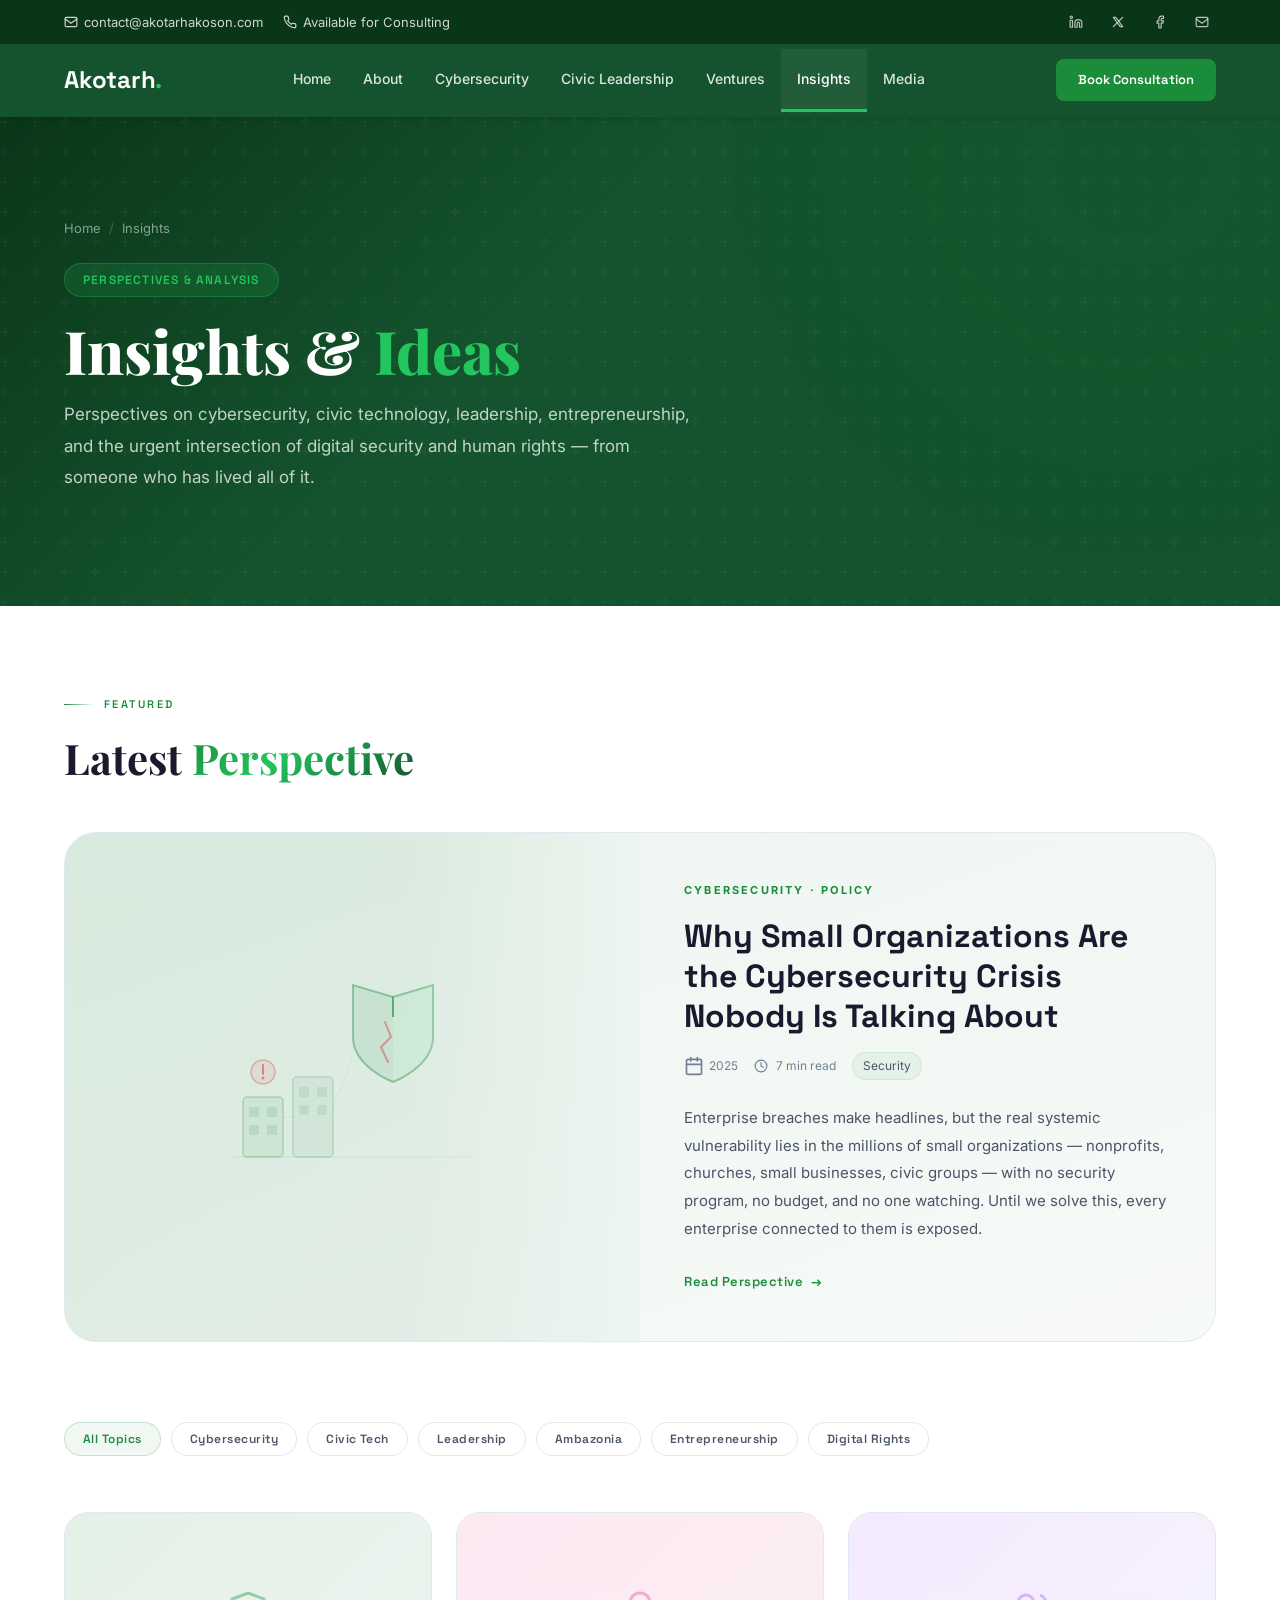
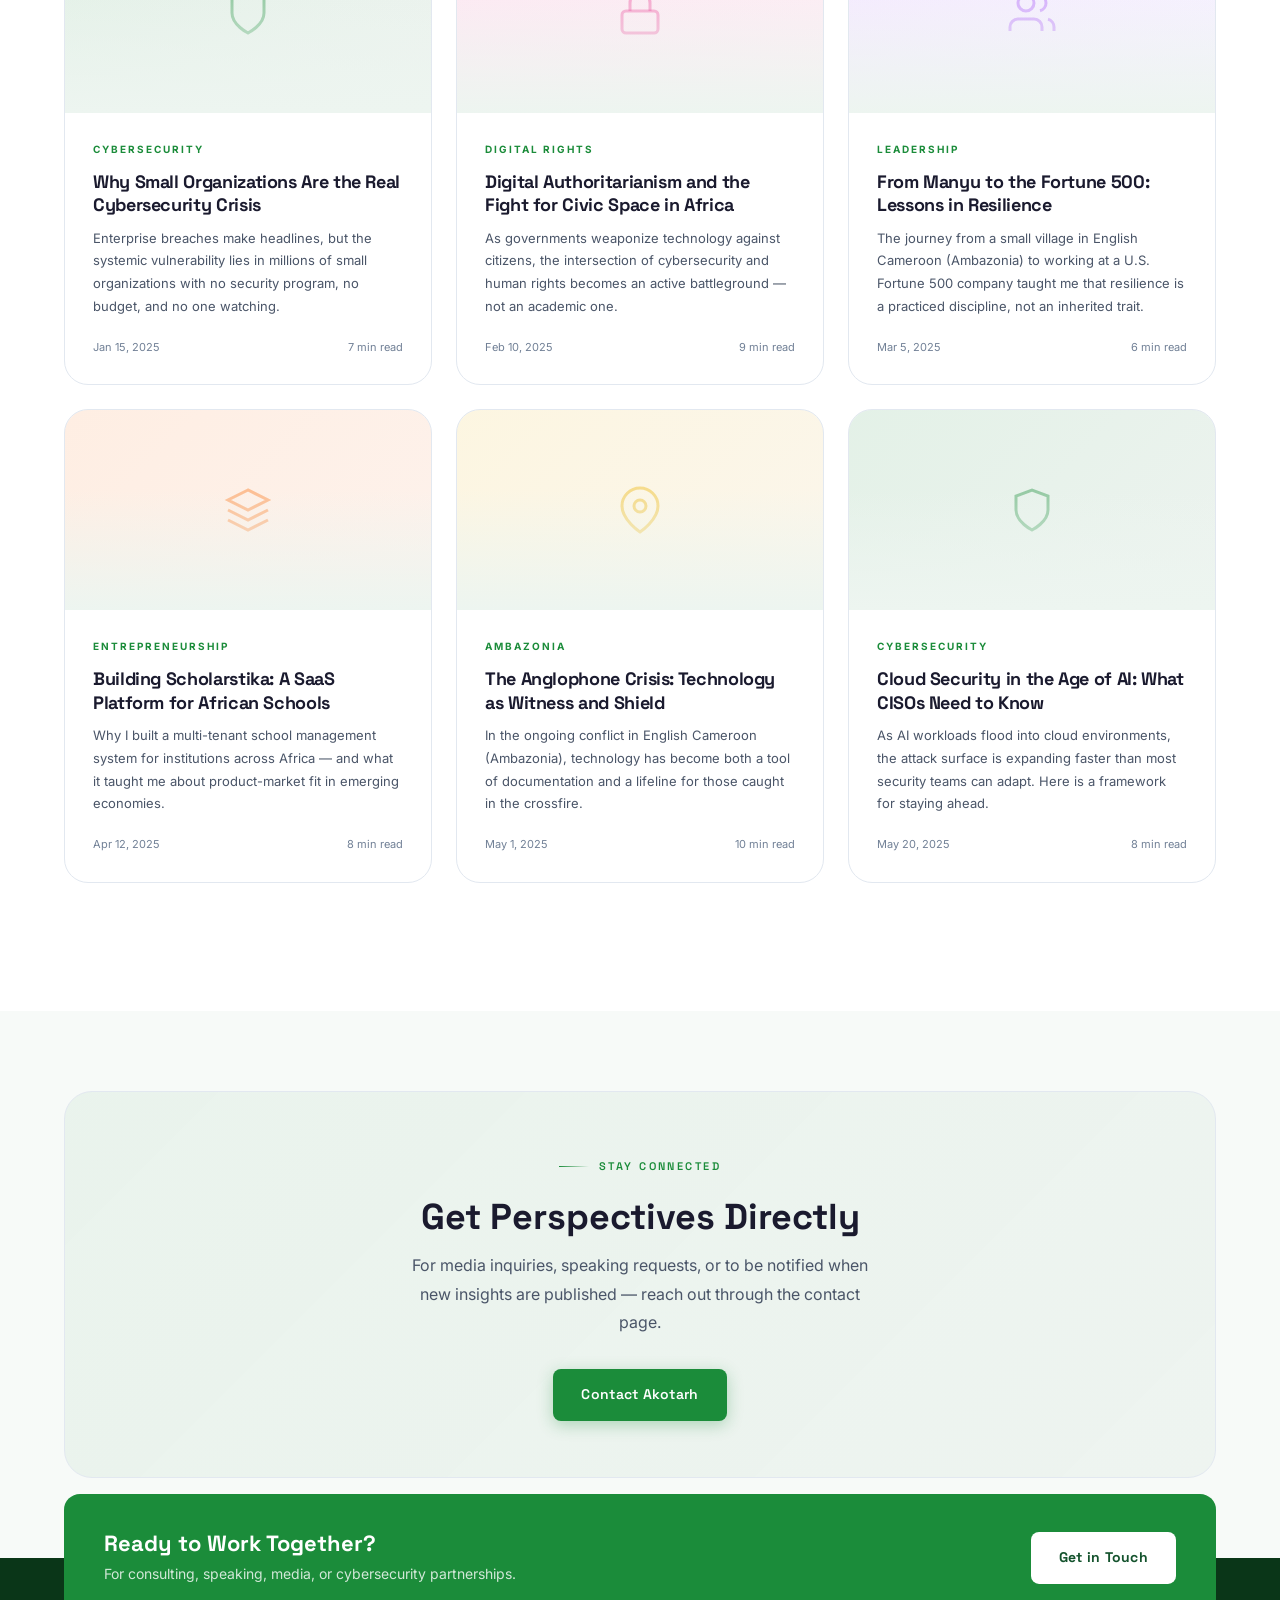
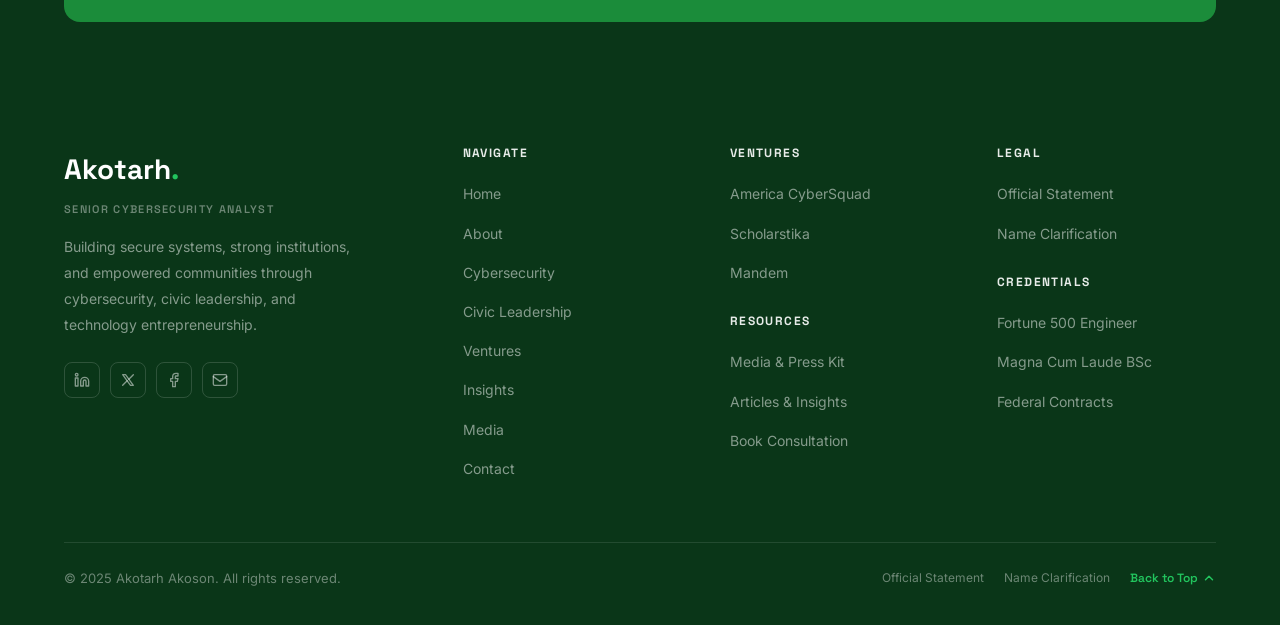
<file: insights.html>
<!DOCTYPE html>
<html lang="en">
<head>
<meta charset="UTF-8"/>
<meta name="viewport" content="width=device-width,initial-scale=1.0"/>
<title>Insights | Akotarh Akoson</title>
<meta name="description" content="Perspectives from Akotarh Akoson on cybersecurity, civic technology, leadership, and the intersection of digital security and human rights."/>
<meta name="author" content="Akotarh Akoson"/>
<meta name="robots" content="index, follow"/>
<meta name="keywords" content="Akotarh Akoson insights, cybersecurity blog, civic tech, digital security, threat intelligence, cloud security, human rights technology, Raymond Akoson articles, cybersecurity leadership"/>
<link rel="canonical" href="https://akotarhakoson.com/insights"/>
<meta property="og:title" content="Insights | Akotarh Akoson"/>
<meta property="og:description" content="Perspectives from Akotarh Akoson on cybersecurity, civic technology, leadership, and the intersection of digital security and human rights."/>
<meta property="og:type" content="website"/>
<meta property="og:url" content="https://akotarhakoson.com/insights"/>
<meta property="og:site_name" content="Akotarh Akoson"/>
<meta property="og:image" content="https://akotarhakoson.com/images/akotarh-executive.jpg"/>
<meta property="og:image:width" content="1200"/>
<meta property="og:image:height" content="630"/>
<meta property="og:locale" content="en_US"/>
<meta name="twitter:card" content="summary_large_image"/>
<meta name="twitter:site" content="@raymond_akoson"/>
<meta name="twitter:title" content="Insights | Akotarh Akoson"/>
<meta name="twitter:description" content="Perspectives on cybersecurity, civic technology, and leadership from Akotarh Akoson — Senior Cybersecurity Analyst and civic-tech innovator."/>
<meta name="twitter:image" content="https://akotarhakoson.com/images/akotarh-executive.jpg"/>
<script type="application/ld+json">
{"@context": "https://schema.org", "@type": "Blog", "name": "Insights & Ideas by Akotarh Akoson", "description": "Perspectives on cybersecurity, civic technology, leadership, and entrepreneurship.", "author": {"@type": "Person", "name": "Akotarh Akoson", "url": "https://akotarhakoson.com/about", "image": "https://akotarhakoson.com/images/akotarh-executive.jpg"}}
</script>
<style>
*,*::before,*::after{box-sizing:border-box;margin:0;padding:0}
html{scroll-behavior:smooth}
body{background:#FFFFFF;color:#1a1a2e;font-family:'Inter',system-ui,sans-serif;line-height:1.7;overflow-x:hidden;-webkit-font-smoothing:antialiased}
a{color:inherit;text-decoration:none}ul{list-style:none}
button{cursor:pointer;font-family:inherit;border:none;background:none}
img{display:block;max-width:100%}
::selection{background:rgba(27,140,58,.2)}

:root{
  --primary:#1B8C3A;--primary-dark:#14532d;--primary-light:#22C55E;
  --dark:#14532d;--darker:#0a3618;
  --text:#1a1a2e;--text-secondary:#4a5568;--text-light:#718096;
  --bg-white:#ffffff;--bg-light:#f7faf8;--bg-alt:#edf5f0;
  --border:#e2e8f0;--border-green:rgba(27,140,58,.2);
  --shadow:0 4px 20px rgba(0,0,0,.08);--shadow-lg:0 12px 40px rgba(0,0,0,.12);
  --radius:8px;--radius-lg:16px;
  --ease:cubic-bezier(.4,0,.2,1);
}

/* LAYOUT */
.container{max-width:1200px;margin:0 auto;padding:0 24px}
.section{padding:80px 0}

/* TYPOGRAPHY */
h1,h2,h3,h4,h5{font-family:'Space Grotesk',sans-serif;font-weight:700;line-height:1.2;color:var(--text)}
.section-header{text-align:center;margin-bottom:60px}
.section-header h2{font-family:'Playfair Display',serif;font-size:clamp(28px,4vw,42px);margin-bottom:16px;font-weight:700}
.section-header p{font-size:17px;color:var(--text-secondary);max-width:620px;margin:0 auto;line-height:1.8}
.section-label{display:inline-block;font-family:'Space Grotesk',sans-serif;font-size:13px;font-weight:600;letter-spacing:.1em;text-transform:uppercase;color:var(--primary);margin-bottom:12px}
.accent-line{width:60px;height:3px;background:var(--primary);margin:16px auto 0;border-radius:2px}
.accent-line.left{margin:16px 0 0}

/* TOP BAR */
.top-bar{background:var(--darker);color:rgba(255,255,255,.8);font-size:13px;padding:8px 0}
.top-bar .container{display:flex;align-items:center;justify-content:space-between}
.top-bar-left{display:flex;align-items:center;gap:20px}
.top-bar-left a{color:rgba(255,255,255,.8);display:flex;align-items:center;gap:6px;transition:color .3s}
.top-bar-left a:hover{color:#fff}
.top-bar-left svg{width:14px;height:14px;flex-shrink:0}
.top-bar-right{display:flex;align-items:center;gap:14px}
.top-bar-right a{width:28px;height:28px;display:flex;align-items:center;justify-content:center;color:rgba(255,255,255,.7);border-radius:50%;transition:color .3s,background .3s}
.top-bar-right a:hover{color:#fff;background:rgba(255,255,255,.1)}
.top-bar-right svg{width:14px;height:14px}

/* NAV */
.nav{background:var(--dark);padding:0;position:sticky;top:0;z-index:1000;box-shadow:0 2px 8px rgba(0,0,0,.15)}
.nav .container{display:flex;align-items:center;justify-content:space-between}
.nav-logo{font-family:'Space Grotesk',sans-serif;font-size:24px;font-weight:700;color:#fff;padding:16px 0;letter-spacing:-.01em}
.nav-logo span{color:var(--primary-light);font-weight:700}
.nav-links{display:flex;align-items:center;gap:0}
.nav-links a{display:block;padding:18px 16px;font-size:14px;font-weight:500;color:rgba(255,255,255,.85);transition:all .3s;border-bottom:3px solid transparent;font-family:'Inter',sans-serif}
.nav-links a:hover,.nav-links a.active{color:#fff;background:rgba(255,255,255,.06);border-bottom-color:var(--primary-light)}
.nav-cta{font-family:'Space Grotesk',sans-serif;font-size:13px;font-weight:600;padding:10px 22px;background:var(--primary);color:#fff;border-radius:var(--radius);transition:all .3s}
.nav-cta:hover{background:var(--primary-light);transform:translateY(-1px)}
.hbg{display:none;flex-direction:column;gap:5px;padding:4px;cursor:pointer;z-index:1001}
.hbg span{width:24px;height:2.5px;background:#fff;border-radius:2px;display:block;transition:transform .4s var(--ease),opacity .3s}
.hbg.active span:nth-child(1){transform:translateY(7.5px) rotate(45deg)}
.hbg.active span:nth-child(2){opacity:0;transform:scaleX(0)}
.hbg.active span:nth-child(3){transform:translateY(-7.5px) rotate(-45deg)}

/* MOBILE NAV */
.mob{position:fixed;inset:0;z-index:999;background:var(--dark);display:flex;flex-direction:column;align-items:center;justify-content:center;gap:0;clip-path:circle(0% at calc(100% - 36px) 72px);transition:clip-path .5s cubic-bezier(.4,0,.0,1);pointer-events:none}
.mob.open{clip-path:circle(150% at calc(100% - 36px) 72px);pointer-events:auto}
.mob-links{display:flex;flex-direction:column;align-items:center;gap:8px}
.mob-links a{font-family:'Space Grotesk',sans-serif;font-size:28px;font-weight:700;color:rgba(255,255,255,.8);transition:color .3s,transform .4s,opacity .4s;opacity:0;transform:translateY(20px)}
.mob.open .mob-links a{opacity:1;transform:translateY(0)}
.mob.open .mob-links a:nth-child(1){transition-delay:.1s}
.mob.open .mob-links a:nth-child(2){transition-delay:.15s}
.mob.open .mob-links a:nth-child(3){transition-delay:.2s}
.mob.open .mob-links a:nth-child(4){transition-delay:.25s}
.mob.open .mob-links a:nth-child(5){transition-delay:.3s}
.mob.open .mob-links a:nth-child(6){transition-delay:.35s}
.mob.open .mob-links a:nth-child(7){transition-delay:.4s}
.mob-links a:hover{color:var(--primary-light)}
.mob-cta{margin-top:36px;opacity:0;transform:translateY(16px);transition:all .4s var(--ease);transition-delay:0s}
.mob.open .mob-cta{opacity:1;transform:translateY(0);transition-delay:.45s}
.mob-social{display:flex;gap:14px;margin-top:28px;opacity:0;transition:opacity .4s;transition-delay:0s}
.mob.open .mob-social{opacity:1;transition-delay:.5s}
.mob-social a{width:40px;height:40px;border-radius:50%;border:1px solid rgba(255,255,255,.2);display:flex;align-items:center;justify-content:center;color:rgba(255,255,255,.7);transition:all .3s}
.mob-social a:hover{border-color:var(--primary-light);color:var(--primary-light)}
.mob-social svg{width:16px;height:16px}

/* PAGE HERO (dark gradient) */
.page-hero{padding:100px 0 80px;position:relative;overflow:hidden;background:linear-gradient(135deg,var(--darker) 0%,var(--dark) 40%,var(--primary-dark) 100%)}
.page-hero-pattern{position:absolute;inset:0;background-image:url("data:image/svg+xml,%3Csvg width='60' height='60' viewBox='0 0 60 60' xmlns='http://www.w3.org/2000/svg'%3E%3Cg fill='none' fill-rule='evenodd'%3E%3Cg fill='%23ffffff' fill-opacity='0.03'%3E%3Cpath d='M36 34v-4h-2v4h-4v2h4v4h2v-4h4v-2h-4zm0-30V0h-2v4h-4v2h4v4h2V6h4V4h-4zM6 34v-4H4v4H0v2h4v4h2v-4h4v-2H6zM6 4V0H4v4H0v2h4v4h2V6h4V4H6z'/%3E%3C/g%3E%3C/g%3E%3C/svg%3E")}
.page-hero .container{position:relative;z-index:2}
.breadcrumb{display:flex;align-items:center;gap:8px;font-size:13px;color:rgba(255,255,255,.5);margin-bottom:24px}
.breadcrumb a{color:rgba(255,255,255,.5);transition:color .3s}
.breadcrumb a:hover{color:var(--primary-light)}
.page-hero h1{font-family:'Playfair Display',serif;font-size:clamp(36px,5.5vw,60px);color:#fff;margin-bottom:16px;font-weight:800;line-height:1.1}
.page-hero h1 .highlight{color:var(--primary-light)}
.page-hero-desc{font-size:17px;color:rgba(255,255,255,.75);max-width:640px;line-height:1.85;margin-bottom:32px}
.page-hero-chip{display:inline-flex;align-items:center;gap:8px;background:rgba(34,197,94,.15);border:1px solid rgba(34,197,94,.3);border-radius:100px;padding:6px 18px;margin-bottom:20px;font-family:'Space Grotesk',sans-serif;font-size:12px;font-weight:600;letter-spacing:.1em;text-transform:uppercase;color:var(--primary-light)}

/* BUTTONS */
.btn{display:inline-flex;align-items:center;gap:10px;font-family:'Space Grotesk',sans-serif;font-size:14px;font-weight:600;padding:14px 28px;border-radius:var(--radius);transition:all .3s var(--ease);white-space:nowrap;letter-spacing:.02em}
.btn-primary{background:var(--primary);color:#fff;box-shadow:0 4px 16px rgba(27,140,58,.3)}
.btn-primary:hover{background:var(--primary-light);transform:translateY(-2px);box-shadow:0 8px 28px rgba(27,140,58,.4)}
.btn-outline{border:2px solid var(--primary);color:var(--primary);background:transparent}
.btn-outline:hover{background:var(--primary);color:#fff}
.btn-outline-white{border:2px solid rgba(255,255,255,.4);color:#fff;background:transparent}
.btn-outline-white:hover{border-color:#fff;background:rgba(255,255,255,.1)}
.btn-ghost{display:inline-flex;align-items:center;gap:8px;font-family:'Space Grotesk',sans-serif;font-size:14px;font-weight:600;color:var(--primary);transition:gap .3s}
.btn-ghost:hover{gap:14px}
.btn-ghost::after{content:'\\2192'}

/* SEC HEADER */
.sec-hd{margin-bottom:48px}
.sec-hd h2{font-family:'Playfair Display',serif;font-size:clamp(28px,4vw,42px);color:var(--text);margin-bottom:16px;font-weight:700}
.sec-hd h2 .highlight{color:var(--primary)}
.sec-hd p{font-size:17px;color:var(--text-secondary);max-width:580px;line-height:1.8}
.eyebrow{display:inline-flex;align-items:center;gap:10px;font-family:'Space Grotesk',sans-serif;font-size:11px;font-weight:600;letter-spacing:.22em;text-transform:uppercase;color:var(--primary);margin-bottom:20px}
.eyebrow i{width:30px;height:1px;background:linear-gradient(90deg,var(--primary),transparent)}
.gt{background:linear-gradient(135deg,var(--primary) 0%,#22C55E 40%,var(--primary-dark) 100%);-webkit-background-clip:text;-webkit-text-fill-color:transparent;background-clip:text}

/* CHIPS */
.chip{display:inline-flex;align-items:center;gap:6px;font-family:'Space Grotesk',sans-serif;font-size:11px;font-weight:600;letter-spacing:.1em;text-transform:uppercase;padding:5px 13px;border-radius:100px}
.chip-c{background:rgba(27,140,58,.1);border:1px solid rgba(27,140,58,.22);color:var(--primary)}

/* FOOTER */
.footer{background:var(--darker);color:rgba(255,255,255,.7);padding:0;position:relative}
.footer-cta-bar{display:flex;align-items:center;justify-content:space-between;gap:24px;background:var(--primary);border-radius:var(--radius-lg);padding:36px 40px;margin-bottom:60px;transform:translateY(-50%);flex-wrap:wrap}
.footer-cta-bar h3{font-family:'Space Grotesk',sans-serif;font-size:22px;font-weight:700;color:#fff;margin-bottom:6px}
.footer-cta-bar p{font-size:14px;color:rgba(255,255,255,.8)}
.footer-cta-bar .btn{background:#fff;color:var(--primary-dark);font-weight:700}
.footer-cta-bar .btn:hover{transform:translateY(-2px);box-shadow:0 8px 24px rgba(0,0,0,.2)}
.footer-grid{display:grid;grid-template-columns:1.6fr 1fr 1fr 1fr;gap:48px;padding-bottom:48px}
.footer-brand{font-family:'Space Grotesk',sans-serif;font-size:28px;font-weight:700;color:#fff;margin-bottom:6px}
.footer-brand span{color:var(--primary-light)}
.footer-tagline{font-family:'Space Grotesk',sans-serif;font-size:11px;font-weight:600;letter-spacing:.12em;text-transform:uppercase;color:rgba(255,255,255,.4);margin-bottom:16px}
.footer-desc{font-size:14px;color:rgba(255,255,255,.5);line-height:1.85;margin-bottom:24px;max-width:300px}
.footer-social{display:flex;gap:10px}
.footer-social a{width:36px;height:36px;border-radius:var(--radius);border:1px solid rgba(255,255,255,.15);display:flex;align-items:center;justify-content:center;color:rgba(255,255,255,.5);transition:all .3s}
.footer-social a:hover{border-color:var(--primary-light);color:var(--primary-light);background:rgba(255,255,255,.05)}
.footer-col h5{font-family:'Space Grotesk',sans-serif;font-size:12px;font-weight:700;letter-spacing:.12em;text-transform:uppercase;color:rgba(255,255,255,.9);margin-bottom:20px}
.footer-col ul li{margin-bottom:12px}
.footer-col a{font-size:14px;color:rgba(255,255,255,.5);transition:color .3s,padding-left .3s}
.footer-col a:hover{color:var(--primary-light);padding-left:4px}
.footer-divider{height:1px;background:rgba(255,255,255,.1);margin-bottom:24px}
.footer-bottom{display:flex;align-items:center;justify-content:space-between;flex-wrap:wrap;gap:12px;padding-bottom:36px}
.footer-copy{font-size:13px;color:rgba(255,255,255,.4)}
.footer-legal{display:flex;align-items:center;gap:20px}
.footer-legal a{font-size:12px;color:rgba(255,255,255,.4);transition:color .3s}
.footer-legal a:hover{color:rgba(255,255,255,.7)}
.footer-top{display:inline-flex;align-items:center;gap:4px;font-size:12px;color:var(--primary-light) !important;font-weight:600;font-family:'Space Grotesk',sans-serif}
.footer-top:hover{gap:6px}

/* SCROLL REVEAL */
.reveal{opacity:0;transform:translateY(28px);transition:opacity .7s var(--ease),transform .7s var(--ease)}
.reveal.visible{opacity:1;transform:translateY(0)}
.from-left{transform:translateX(-40px) translateY(0)}
.from-left.visible{transform:translateX(0)}
.d1{transition-delay:.06s}.d2{transition-delay:.12s}.d3{transition-delay:.18s}.d4{transition-delay:.24s}

/* RESPONSIVE */
@media(max-width:900px){
  .top-bar{display:none}
  .section{padding:64px 0}
  .nav-links,.nav-cta{display:none}
  .hbg{display:flex}
  .page-hero{padding:80px 0 60px}
  .page-hero h1{font-size:clamp(28px,7vw,44px)}
  .footer-grid{grid-template-columns:1fr 1fr;gap:36px}
}
@media(max-width:640px){
  .section{padding:48px 0}
  .container{padding:0 16px}
  .page-hero{padding:64px 0 48px}
  .footer-grid{grid-template-columns:1fr}
  .footer-cta-bar{flex-direction:column;text-align:center;padding:28px 20px;transform:translateY(-30px)}
  .footer-cta-bar .btn{width:100%}
  .footer-bottom{flex-direction:column;gap:14px;text-align:center}
  .footer-legal{flex-wrap:wrap;justify-content:center}
}
/* PAGE-SPECIFIC */
/* FEATURED POST */
.featured-post{background:linear-gradient(160deg,var(--bg-alt),var(--bg-light));border:1px solid var(--border);border-radius:32px;overflow:hidden;display:grid;grid-template-columns:1fr 1fr;min-height:400px;position:relative;transition:all var(--ease) var(--ease)}
.featured-post:hover{border-color:rgba(27,140,58,.15);transform:translateY(-4px);box-shadow:0 40px 80px rgba(0,0,0,.06)}
.fp-visual{background:linear-gradient(135deg,rgba(27,140,58,.1),rgba(22,101,52,.08));display:flex;align-items:center;justify-content:center;font-size:80px;position:relative;overflow:hidden}
.fp-visual::after{content:'';position:absolute;inset:0;background:linear-gradient(to right,transparent 60%,var(--bg-alt))}
.fp-content{padding:48px 44px;display:flex;flex-direction:column;justify-content:center}
.fp-cat{font-size:11px;font-weight:700;letter-spacing:.2em;text-transform:uppercase;color:var(--primary);margin-bottom:16px}
.fp-content h2{font-size:clamp(22px,2.5vw,32px);color:var(--text);margin-bottom:16px;line-height:1.25}
.fp-content p{font-size:15px;color:var(--text-secondary);line-height:1.85;margin-bottom:28px}
.fp-meta{display:flex;align-items:center;gap:16px;font-size:12px;color:var(--text-light);margin-bottom:24px}
.fp-meta span{display:flex;align-items:center;gap:5px}
.read-more{display:inline-flex;align-items:center;gap:8px;font-family:'Space Grotesk',sans-serif;font-size:13px;font-weight:600;color:var(--primary);letter-spacing:.04em;transition:gap var(--ease)}
.read-more:hover{gap:14px}
.read-more::after{content:'→'}
/* ARTICLES GRID */
.articles-grid{display:grid;grid-template-columns:repeat(3,1fr);gap:24px}
.article-card{background:var(--bg-white);border:1px solid var(--border);border-radius:24px;overflow:hidden;display:flex;flex-direction:column;transition:all var(--ease) var(--ease)}
.article-card:hover{transform:translateY(-6px);box-shadow:0 32px 72px rgba(0,0,0,.06);border-color:rgba(27,140,58,.12)}
.article-img{height:200px;display:flex;align-items:center;justify-content:center;font-size:56px;position:relative;overflow:hidden}
.article-img::after{content:'';position:absolute;inset:0;background:linear-gradient(to bottom,transparent 40%,var(--bg-alt))}
.article-body{padding:28px;flex:1;display:flex;flex-direction:column}
.article-cat{font-size:10px;font-weight:700;letter-spacing:.2em;text-transform:uppercase;color:var(--primary);margin-bottom:12px}
.article-card h3{font-size:18px;font-weight:700;color:var(--text);margin-bottom:10px;line-height:1.3;letter-spacing:-.02em}
.article-card p{font-size:13px;color:var(--text-secondary);line-height:1.75;flex:1;margin-bottom:20px}
.article-meta{display:flex;align-items:center;justify-content:space-between;font-size:11px;color:var(--text-light)}
.article-tag{padding:3px 10px;background:rgba(27,140,58,.06);border:1px solid rgba(27,140,58,.1);border-radius:100px;color:var(--text-secondary)}
/* TOPICS */
.topics-bar{display:flex;flex-wrap:wrap;gap:10px;margin-bottom:56px}
.topic-btn{font-family:'Space Grotesk',sans-serif;font-size:12px;font-weight:600;padding:8px 18px;border-radius:100px;border:1px solid var(--border);color:var(--text-secondary);background:transparent;cursor:pointer;transition:all var(--ease);letter-spacing:.04em}
.topic-btn:hover,.topic-btn.active{border-color:var(--border-green);color:var(--primary);background:rgba(27,140,58,.06)}
/* NEWSLETTER */
.newsletter{background:linear-gradient(135deg,rgba(27,140,58,.06),rgba(22,101,52,.04));border:1px solid var(--border);border-radius:28px;padding:56px;text-align:center}
.newsletter h3{font-size:clamp(22px,3vw,36px);color:var(--text);margin-bottom:12px}
.newsletter p{font-size:16px;color:var(--text-secondary);max-width:480px;margin:0 auto 32px;line-height:1.8}
.nl-form{display:flex;gap:12px;max-width:440px;margin:0 auto}
.nl-input{flex:1;background:rgba(0,0,0,.03);border:1px solid var(--border);border-radius:10px;padding:14px 20px;font-family:inherit;font-size:14px;color:var(--text);outline:none;transition:border-color var(--ease)}
.nl-input::placeholder{color:var(--text-light)}
.nl-input:focus{border-color:var(--border-green)}
.d4{transition-delay:.4s}
.d5{transition-delay:.5s}
/* LOADING STATE */
.loading-state{text-align:center;padding:80px 20px;color:var(--text-secondary)}
.loading-state p{font-size:14px;margin-top:16px;font-family:'Space Grotesk',sans-serif}
.loading-spinner{width:40px;height:40px;border:3px solid var(--border);border-top-color:var(--primary);border-radius:50%;margin:0 auto;animation:spin .8s linear infinite}
@keyframes spin{to{transform:rotate(360deg)}}
/* EMPTY STATE */
.empty-state{text-align:center;padding:80px 20px}
.empty-state svg{margin:0 auto 20px;opacity:.5}
.empty-state h3{font-family:'Space Grotesk',sans-serif;font-size:22px;color:var(--text);margin-bottom:8px}
.empty-state p{font-size:15px;color:var(--text-secondary);max-width:400px;margin:0 auto;line-height:1.8}
/* ARTICLE MODAL */
.article-modal{position:fixed;inset:0;z-index:2000;display:flex;align-items:flex-start;justify-content:center;opacity:0;pointer-events:none;transition:opacity .3s var(--ease);overflow-y:auto;padding:40px 20px}
.article-modal.open{opacity:1;pointer-events:auto}
.article-modal-overlay{position:fixed;inset:0;background:rgba(0,0,0,.6);backdrop-filter:blur(4px)}
.article-modal-content{position:relative;background:var(--bg-white);border-radius:24px;max-width:780px;width:100%;box-shadow:0 40px 100px rgba(0,0,0,.2);transform:translateY(30px) scale(.97);transition:transform .4s var(--ease);overflow:hidden}
.article-modal.open .article-modal-content{transform:translateY(0) scale(1)}
.article-modal-close{position:absolute;top:16px;right:16px;width:40px;height:40px;border-radius:50%;background:rgba(0,0,0,.06);font-size:24px;display:flex;align-items:center;justify-content:center;color:var(--text-secondary);transition:all .3s;z-index:1;cursor:pointer;border:none}
.article-modal-close:hover{background:rgba(0,0,0,.1);color:var(--text)}
.article-modal-header{padding:40px 40px 0}
.article-modal-topics{display:flex;gap:8px;margin-bottom:16px}
.article-modal-topics span{font-size:10px;font-weight:700;letter-spacing:.2em;text-transform:uppercase;color:var(--primary);padding:4px 12px;background:rgba(27,140,58,.08);border-radius:100px}
.article-modal-header h1{font-family:'Playfair Display',serif;font-size:clamp(24px,3vw,36px);color:var(--text);line-height:1.2;margin-bottom:16px}
.article-modal-meta{display:flex;align-items:center;gap:16px;font-size:12px;color:var(--text-light);padding-bottom:24px;border-bottom:1px solid var(--border);flex-wrap:wrap}
.article-modal-meta span{display:flex;align-items:center;gap:5px}
.article-modal-img{width:100%;max-height:400px;overflow:hidden}
.article-modal-img img{width:100%;height:100%;object-fit:cover}
.article-modal-body{padding:32px 40px 40px;font-size:16px;color:var(--text);line-height:1.9}
.article-modal-body p{margin-bottom:20px}
.article-modal-body h2,.article-modal-body h3{font-family:'Space Grotesk',sans-serif;margin:32px 0 16px;color:var(--text)}
.article-modal-body h2{font-size:24px}
.article-modal-body h3{font-size:20px}
.article-modal-body ul,.article-modal-body ol{margin:16px 0;padding-left:24px}
.article-modal-body li{margin-bottom:8px}
.article-modal-body blockquote{border-left:3px solid var(--primary);padding:12px 24px;margin:24px 0;background:rgba(27,140,58,.03);border-radius:0 8px 8px 0;font-style:italic;color:var(--text-secondary)}
.article-modal-body a{color:var(--primary);text-decoration:underline;text-underline-offset:2px}
.article-modal-body code{background:var(--bg-alt);padding:2px 6px;border-radius:4px;font-size:14px}
.article-modal-body pre{background:var(--bg-alt);padding:20px;border-radius:12px;overflow-x:auto;margin:20px 0}
.article-modal-body pre code{background:none;padding:0}
/* ARTICLE CARD IMAGE */
.article-img img{width:100%;height:100%;object-fit:cover;position:relative;z-index:0}
@media(max-width:900px){.featured-post{grid-template-columns:1fr} .fp-visual{height:200px} .articles-grid{grid-template-columns:1fr 1fr} .article-modal-header{padding:32px 24px 0} .article-modal-body{padding:24px}}
@media(max-width:640px){.articles-grid{grid-template-columns:1fr} .nl-form{flex-direction:column} .article-modal{padding:20px 12px} .article-modal-header{padding:28px 20px 0} .article-modal-body{padding:20px}}
</style>
<link rel="preconnect" href="https://fonts.googleapis.com"/>
<link rel="preconnect" href="https://fonts.gstatic.com" crossorigin/>
<link href="https://fonts.googleapis.com/css2?family=Playfair+Display:wght@400;500;600;700;800;900&family=Space+Grotesk:wght@400;500;600;700&family=Inter:ital,opsz,wght@0,14..32,300..700;1,14..32,300..700&display=swap" rel="stylesheet"/>
</head>
<body>

<header>
<!-- TOP BAR -->
<div class="top-bar">
  <div class="container">
    <div class="top-bar-left">
      <a href="mailto:contact@akotarhakoson.com"><svg viewBox="0 0 24 24" fill="none" stroke="currentColor" stroke-width="2" stroke-linecap="round" stroke-linejoin="round"><rect x="2" y="4" width="20" height="16" rx="2"/><path d="M22 7l-10 7L2 7"/></svg> contact@akotarhakoson.com</a>
      <a href="mailto:contact@akotarhakoson.com"><svg viewBox="0 0 24 24" fill="none" stroke="currentColor" stroke-width="2" stroke-linecap="round" stroke-linejoin="round"><path d="M22 16.92v3a2 2 0 01-2.18 2 19.79 19.79 0 01-8.63-3.07 19.5 19.5 0 01-6-6 19.79 19.79 0 01-3.07-8.67A2 2 0 014.11 2h3a2 2 0 012 1.72c.127.96.361 1.903.7 2.81a2 2 0 01-.45 2.11L8.09 9.91a16 16 0 006 6l1.27-1.27a2 2 0 012.11-.45c.907.339 1.85.573 2.81.7A2 2 0 0122 16.92z"/></svg> Available for Consulting</a>
    </div>
    <div class="top-bar-right">
      <a href="https://www.linkedin.com/in/akotarhakoson" target="_blank" rel="noopener noreferrer" aria-label="LinkedIn"><svg viewBox="0 0 24 24" fill="none" stroke="currentColor" stroke-width="2" stroke-linecap="round" stroke-linejoin="round"><path d="M16 8a6 6 0 016 6v7h-4v-7a2 2 0 00-4 0v7h-4v-7a6 6 0 016-6z"/><rect x="2" y="9" width="4" height="12"/><circle cx="4" cy="4" r="2"/></svg></a>
      <a href="https://x.com/raymond_akoson" target="_blank" rel="noopener noreferrer" aria-label="X / Twitter"><svg viewBox="0 0 24 24" fill="none" stroke="currentColor" stroke-width="2" stroke-linecap="round" stroke-linejoin="round"><path d="M4 4l11.733 16H20L8.267 4z"/><path d="M4 20l6.768-6.768M20 4l-6.768 6.768"/></svg></a>
      <a href="https://www.facebook.com/akoson.akotarh" target="_blank" rel="noopener noreferrer" aria-label="Facebook"><svg viewBox="0 0 24 24" fill="none" stroke="currentColor" stroke-width="2" stroke-linecap="round" stroke-linejoin="round"><path d="M18 2h-3a5 5 0 00-5 5v3H7v4h3v8h4v-8h3l1-4h-4V7a1 1 0 011-1h3z"/></svg></a>
      <a href="mailto:contact@akotarhakoson.com" aria-label="Email"><svg viewBox="0 0 24 24" fill="none" stroke="currentColor" stroke-width="2" stroke-linecap="round" stroke-linejoin="round"><rect x="2" y="4" width="20" height="16" rx="2"/><path d="M22 7l-10 7L2 7"/></svg></a>
    </div>
  </div>
</div>

<nav class="nav" id="nav" aria-label="Main navigation">
  <div class="container">
    <a href="index.html" class="nav-logo" aria-label="Home">Akotarh<span>.</span></a>
    <div class="nav-links">
      <a href="index.html">Home</a>
      <a href="about.html">About</a>
      <a href="cybersecurity.html">Cybersecurity</a>
      <a href="civic-leadership.html">Civic Leadership</a>
      <a href="ventures.html">Ventures</a>
      <a href="insights.html" class="active">Insights</a>
      <a href="media.html">Media</a>
    </div>
    <div style="display:flex;align-items:center;gap:14px">
      <a href="contact.html" class="nav-cta">Book Consultation</a>
      <button class="hbg" id="hbg" aria-label="Open menu"><span></span><span></span><span></span></button>
    </div>
  </div>
</nav>
</header>
<div class="mob" id="mob">
  <div class="mob-links">
    <a href="index.html">Home</a><a href="about.html">About</a><a href="cybersecurity.html">Cybersecurity</a>
    <a href="civic-leadership.html">Civic Leadership</a><a href="ventures.html">Ventures</a>
    <a href="insights.html">Insights</a><a href="media.html">Media</a>
  </div>
  <a href="contact.html" class="btn btn-primary mob-cta">Book Consultation</a>
  <div class="mob-social">
    <a href="https://www.linkedin.com/in/akotarhakoson" target="_blank" rel="noopener noreferrer" aria-label="LinkedIn"><svg viewBox="0 0 24 24" fill="none" stroke="currentColor" stroke-width="2" stroke-linecap="round" stroke-linejoin="round"><path d="M16 8a6 6 0 016 6v7h-4v-7a2 2 0 00-4 0v7h-4v-7a6 6 0 016-6z"/><rect x="2" y="9" width="4" height="12"/><circle cx="4" cy="4" r="2"/></svg></a>
    <a href="https://x.com/raymond_akoson" target="_blank" rel="noopener noreferrer" aria-label="X / Twitter"><svg viewBox="0 0 24 24" fill="none" stroke="currentColor" stroke-width="2" stroke-linecap="round" stroke-linejoin="round"><path d="M4 4l11.733 16H20L8.267 4z"/><path d="M4 20l6.768-6.768M20 4l-6.768 6.768"/></svg></a>
    <a href="https://www.facebook.com/akoson.akotarh" target="_blank" rel="noopener noreferrer" aria-label="Facebook"><svg viewBox="0 0 24 24" fill="none" stroke="currentColor" stroke-width="2" stroke-linecap="round" stroke-linejoin="round"><path d="M18 2h-3a5 5 0 00-5 5v3H7v4h3v8h4v-8h3l1-4h-4V7a1 1 0 011-1h3z"/></svg></a>
    <a href="mailto:contact@akotarhakoson.com" aria-label="Email"><svg viewBox="0 0 24 24" fill="none" stroke="currentColor" stroke-width="2" stroke-linecap="round" stroke-linejoin="round"><rect x="2" y="4" width="20" height="16" rx="2"/><path d="M22 7l-10 7L2 7"/></svg></a>
  </div>
</div>
<main id="main-content">
<section class="page-hero">
  <div class="page-hero-pattern"></div>
  <div style="position:absolute;width:500px;height:500px;border-radius:50%;background:rgba(27,140,58,.04);filter:blur(100px);top:-200px;right:-100px;pointer-events:none"></div>
  <div class="container">
    <nav class="breadcrumb"><a href="index.html">Home</a><span style="opacity:.4">/</span><span>Insights</span></nav>
    <div class="page-hero-chip">Perspectives & Analysis</div>
    <h1>Insights & <span class="highlight">Ideas</span></h1>
    <p class="page-hero-desc">Perspectives on cybersecurity, civic technology, leadership, entrepreneurship, and the urgent intersection of digital security and human rights — from someone who has lived all of it.</p>
  </div>
</section>

<section class="section" style="padding-top:80px">
  <div class="container">
    <!-- FEATURED -->
    <div class="sec-hd reveal">
      <div class="eyebrow"><i></i>Featured</div>
      <h2>Latest <span class="gt">Perspective</span></h2>
    </div>
    <a href="contact.html" class="featured-post reveal" style="display:grid;margin-bottom:80px">
      <div class="fp-visual">
        <svg width="280" height="220" viewBox="0 0 280 220" fill="none" xmlns="http://www.w3.org/2000/svg">
          <!-- Small org buildings -->
          <rect x="30" y="120" width="40" height="60" rx="4" fill="rgba(27,140,58,.08)" stroke="rgba(27,140,58,.25)" stroke-width="1.5"/>
          <rect x="36" y="130" width="10" height="10" rx="1" fill="rgba(27,140,58,.12)"/>
          <rect x="54" y="130" width="10" height="10" rx="1" fill="rgba(27,140,58,.12)"/>
          <rect x="36" y="148" width="10" height="10" rx="1" fill="rgba(27,140,58,.12)"/>
          <rect x="54" y="148" width="10" height="10" rx="1" fill="rgba(27,140,58,.12)"/>
          <rect x="80" y="100" width="40" height="80" rx="4" fill="rgba(27,140,58,.06)" stroke="rgba(27,140,58,.2)" stroke-width="1.5"/>
          <rect x="86" y="110" width="10" height="10" rx="1" fill="rgba(27,140,58,.1)"/>
          <rect x="104" y="110" width="10" height="10" rx="1" fill="rgba(27,140,58,.1)"/>
          <rect x="86" y="128" width="10" height="10" rx="1" fill="rgba(27,140,58,.1)"/>
          <rect x="104" y="128" width="10" height="10" rx="1" fill="rgba(27,140,58,.1)"/>
          <!-- Shield with crack -->
          <path d="M180 40 L180 20 L140 8 L140 60 C140 90 180 105 180 105" fill="rgba(27,140,58,.1)" stroke="rgba(27,140,58,.4)" stroke-width="2"/>
          <path d="M180 40 L180 20 L220 8 L220 60 C220 90 180 105 180 105" fill="rgba(34,197,94,.08)" stroke="rgba(27,140,58,.4)" stroke-width="2"/>
          <path d="M172 45 L178 60 L168 70 L175 85" stroke="rgba(220,38,38,.4)" stroke-width="2" stroke-linecap="round" fill="none"/>
          <!-- Warning signals -->
          <circle cx="50" cy="95" r="12" fill="rgba(220,38,38,.08)" stroke="rgba(220,38,38,.3)" stroke-width="1.5"/>
          <line x1="50" y1="88" x2="50" y2="97" stroke="rgba(220,38,38,.5)" stroke-width="2" stroke-linecap="round"/>
          <circle cx="50" cy="101" r="1.5" fill="rgba(220,38,38,.5)"/>
          <!-- Connection lines -->
          <line x1="70" y1="140" x2="80" y2="140" stroke="rgba(27,140,58,.15)" stroke-width="1" stroke-dasharray="3 3"/>
          <line x1="120" y1="130" x2="140" y2="80" stroke="rgba(27,140,58,.12)" stroke-width="1" stroke-dasharray="3 3"/>
          <!-- Ground line -->
          <line x1="20" y1="180" x2="260" y2="180" stroke="rgba(27,140,58,.1)" stroke-width="1"/>
        </svg>
      </div>
      <div class="fp-content">
        <div class="fp-cat">Cybersecurity · Policy</div>
        <h2>Why Small Organizations Are the Cybersecurity Crisis Nobody Is Talking About</h2>
        <div class="fp-meta">
          <span><svg width="20" height="20" viewBox="0 0 24 24" fill="none" stroke="currentColor" stroke-width="2" stroke-linecap="round" stroke-linejoin="round"><rect x="3" y="4" width="18" height="18" rx="2"/><path d="M16 2v4"/><path d="M8 2v4"/><path d="M3 10h18"/></svg> 2025</span>
          <span><svg width="14" height="14" viewBox="0 0 24 24" fill="none" stroke="currentColor" stroke-width="2" stroke-linecap="round" stroke-linejoin="round" style="vertical-align:-2px;margin-right:3px"><circle cx="12" cy="12" r="10"/><polyline points="12 6 12 12 16 14"/></svg>7 min read</span>
          <span class="article-tag">Security</span>
        </div>
        <p>Enterprise breaches make headlines, but the real systemic vulnerability lies in the millions of small organizations — nonprofits, churches, small businesses, civic groups — with no security program, no budget, and no one watching. Until we solve this, every enterprise connected to them is exposed.</p>
        <span class="read-more">Read Perspective</span>
      </div>
    </a>

    <!-- TOPICS -->
    <div class="topics-bar reveal" id="topicsBar">
      <button class="topic-btn active" data-topic="">All Topics</button>
      <button class="topic-btn" data-topic="cybersecurity">Cybersecurity</button>
      <button class="topic-btn" data-topic="civic-tech">Civic Tech</button>
      <button class="topic-btn" data-topic="leadership">Leadership</button>
      <button class="topic-btn" data-topic="ambazonia">Ambazonia</button>
      <button class="topic-btn" data-topic="entrepreneurship">Entrepreneurship</button>
      <button class="topic-btn" data-topic="digital-rights">Digital Rights</button>
    </div>

    <!-- DYNAMIC ARTICLES (loaded from WordPress API) -->
    <div class="articles-grid" id="articlesGrid"></div>

    <!-- LOADING STATE -->
    <div class="loading-state" id="loadingState" style="display:none">
      <div class="loading-spinner"></div>
      <p>Loading insights...</p>
    </div>

    <!-- LOAD MORE -->
    <div style="text-align:center;margin-top:48px" id="loadMoreWrap" style="display:none">
      <button class="btn btn-outline" id="loadMoreBtn" style="display:none">Load More Insights</button>
    </div>

    <!-- EMPTY STATE -->
    <div class="empty-state" id="emptyState" style="display:none">
      <svg width="64" height="64" viewBox="0 0 24 24" fill="none" stroke="var(--primary)" stroke-width="1.5" stroke-linecap="round" stroke-linejoin="round"><path d="M12 20h9"/><path d="M16.5 3.5a2.121 2.121 0 013 3L7 19l-4 1 1-4L16.5 3.5z"/></svg>
      <h3>No insights yet</h3>
      <p>New perspectives on cybersecurity, civic tech, and leadership are coming soon.</p>
    </div>
  </div>
</section>

<!-- ARTICLE MODAL -->
<div class="article-modal" id="articleModal">
  <div class="article-modal-overlay" id="modalOverlay"></div>
  <div class="article-modal-content">
    <button class="article-modal-close" id="modalClose" aria-label="Close">&times;</button>
    <div class="article-modal-header">
      <div class="article-modal-topics" id="modalTopics"></div>
      <h1 id="modalTitle"></h1>
      <div class="article-modal-meta" id="modalMeta"></div>
    </div>
    <div class="article-modal-img" id="modalImg"></div>
    <div class="article-modal-body" id="modalBody"></div>
  </div>
</div>

<section class="section" style="background:var(--bg-light)">
  <div class="container">
    <div class="newsletter reveal">
      <div class="eyebrow" style="justify-content:center"><i></i>Stay Connected</div>
      <h3>Get Perspectives Directly</h3>
      <p>For media inquiries, speaking requests, or to be notified when new insights are published — reach out through the contact page.</p>
      <div class="btns" style="justify-content:center">
        <a href="contact.html" class="btn btn-primary">Contact Akotarh</a>
      </div>
    </div>
  </div>
</section>

</main>

<footer class="footer">
  <div class="container">
    <div class="footer-cta-bar">
      <div><h3>Ready to Work Together?</h3><p>For consulting, speaking, media, or cybersecurity partnerships.</p></div>
      <a href="contact.html" class="btn">Get in Touch</a>
    </div>

    <div class="footer-grid">
      <div>
        <div class="footer-brand">Akotarh<span>.</span></div>
        <div class="footer-tagline">Senior Cybersecurity Analyst</div>
        <p class="footer-desc">Building secure systems, strong institutions, and empowered communities through cybersecurity, civic leadership, and technology entrepreneurship.</p>
        <div class="footer-social">
          <a href="https://www.linkedin.com/in/akotarhakoson" target="_blank" rel="noopener noreferrer" aria-label="LinkedIn"><svg width="16" height="16" viewBox="0 0 24 24" fill="none" stroke="currentColor" stroke-width="2" stroke-linecap="round" stroke-linejoin="round"><path d="M16 8a6 6 0 016 6v7h-4v-7a2 2 0 00-4 0v7h-4v-7a6 6 0 016-6z"/><rect x="2" y="9" width="4" height="12"/><circle cx="4" cy="4" r="2"/></svg></a>
          <a href="https://x.com/raymond_akoson" target="_blank" rel="noopener noreferrer" aria-label="X / Twitter"><svg width="16" height="16" viewBox="0 0 24 24" fill="none" stroke="currentColor" stroke-width="2" stroke-linecap="round" stroke-linejoin="round"><path d="M4 4l11.733 16H20L8.267 4z"/><path d="M4 20l6.768-6.768M20 4l-6.768 6.768"/></svg></a>
          <a href="https://www.facebook.com/akoson.akotarh" target="_blank" rel="noopener noreferrer" aria-label="Facebook"><svg width="16" height="16" viewBox="0 0 24 24" fill="none" stroke="currentColor" stroke-width="2" stroke-linecap="round" stroke-linejoin="round"><path d="M18 2h-3a5 5 0 00-5 5v3H7v4h3v8h4v-8h3l1-4h-4V7a1 1 0 011-1h3z"/></svg></a>
          <a href="mailto:contact@akotarhakoson.com" aria-label="Email"><svg width="16" height="16" viewBox="0 0 24 24" fill="none" stroke="currentColor" stroke-width="2" stroke-linecap="round" stroke-linejoin="round"><rect x="2" y="4" width="20" height="16" rx="2"/><path d="M22 7l-10 7L2 7"/></svg></a>
        </div>
      </div>

      <nav class="footer-col"><h5>Navigate</h5><ul>
        <li><a href="index.html">Home</a></li><li><a href="about.html">About</a></li><li><a href="cybersecurity.html">Cybersecurity</a></li>
        <li><a href="civic-leadership.html">Civic Leadership</a></li><li><a href="ventures.html">Ventures</a></li>
        <li><a href="insights.html">Insights</a></li><li><a href="media.html">Media</a></li><li><a href="contact.html">Contact</a></li>
      </ul></nav>

      <nav class="footer-col"><h5>Ventures</h5><ul>
        <li><a href="https://americacybersquad.com/" target="_blank" rel="noopener noreferrer">America CyberSquad</a></li><li><a href="https://scholarstika.org/" target="_blank" rel="noopener noreferrer">Scholarstika</a></li><li><a href="ventures.html">Mandem</a></li>
      </ul><h5 style="margin-top:28px">Resources</h5><ul>
        <li><a href="media.html">Media &amp; Press Kit</a></li><li><a href="insights.html">Articles &amp; Insights</a></li>
        <li><a href="contact.html">Book Consultation</a></li>
      </ul></nav>

      <nav class="footer-col"><h5>Legal</h5><ul>
        <li><a href="official-statement.html">Official Statement</a></li><li><a href="raymond-akoson.html">Name Clarification</a></li>
      </ul><h5 style="margin-top:28px">Credentials</h5><ul>
        <li><a href="cybersecurity.html">Fortune 500 Engineer</a></li><li><a href="about.html">Magna Cum Laude BSc</a></li>
        <li><a href="cybersecurity.html">Federal Contracts</a></li>
      </ul></nav>
    </div>

    <div class="footer-divider"></div>

    <div class="footer-bottom">
      <p class="footer-copy">&copy; 2025 Akotarh Akoson. All rights reserved.</p>
      <div class="footer-legal">
        <a href="official-statement.html">Official Statement</a>
        <a href="raymond-akoson.html">Name Clarification</a>
        <a href="#" onclick="window.scrollTo({top:0,behavior:'smooth'});return false" class="footer-top">Back to Top <svg width="14" height="14" viewBox="0 0 24 24" fill="none" stroke="currentColor" stroke-width="2.5" stroke-linecap="round" stroke-linejoin="round"><path d="M18 15l-6-6-6 6"/></svg></a>
      </div>
    </div>
  </div>
</footer>
<script>
/* Mobile nav */
const mob=document.getElementById('mob');const hbg=document.getElementById('hbg');
function toggleMob(){const open=mob.classList.toggle('open');hbg.classList.toggle('active');document.body.style.overflow=open?'hidden':''}
hbg.onclick=toggleMob;
mob.querySelectorAll('a').forEach(a=>a.addEventListener('click',()=>{mob.classList.remove('open');hbg.classList.remove('active');document.body.style.overflow=''}));
/* Scroll reveal */
const io=new IntersectionObserver(es=>{es.forEach(e=>{if(e.isIntersecting){e.target.classList.add('visible');io.unobserve(e.target)}})},{threshold:0.02,rootMargin:'0px 0px 60px 0px'});
document.querySelectorAll('.reveal').forEach(el=>io.observe(el));
setTimeout(()=>document.querySelectorAll('.reveal:not(.visible)').forEach(el=>el.classList.add('visible')),2000);

/* ═══════════════════════════════════════════════
   INSIGHTS BLOG ENGINE
   Fetches from WordPress REST API with static fallback
   ═══════════════════════════════════════════════ */
(function(){
  const API_BASE = 'https://akotarhakoson.com/wp-json/akotarh/v1';
  const PER_PAGE = 6;

  const FALLBACK_ARTICLES = [
    {
      id: 1,
      title: 'Why Small Organizations Are the Real Cybersecurity Crisis',
      excerpt: 'Enterprise breaches make headlines, but the systemic vulnerability lies in millions of small organizations with no security program, no budget, and no one watching.',
      date: '2025-01-15',
      date_display: 'Jan 15, 2025',
      topics: [{name:'Cybersecurity',slug:'cybersecurity'}],
      reading_time: '7 min read',
      thumbnail: '',
      content: '<p>Enterprise breaches dominate the news cycle. When a Fortune 500 company loses millions of records, it triggers congressional hearings, regulatory investigations, and wall-to-wall media coverage.</p><p>But there is a far more dangerous and systemic vulnerability that almost nobody is talking about: the millions of small organizations — nonprofits, churches, small businesses, civic groups, and local governments — that have no security program, no dedicated IT staff, no budget for cybersecurity, and no one watching the perimeter.</p><p>These organizations hold sensitive data — donor records, financial information, medical details, personal addresses — and they are connected to the same digital ecosystem as every enterprise. A compromised church database can be the entry point into a hospital network. A breached small-town municipal system can cascade into critical infrastructure.</p><p>Until we solve cybersecurity for the smallest organizations, every enterprise connected to them remains exposed. The solution requires rethinking how we deliver security — making it accessible, affordable, and embedded into the tools these organizations already use.</p>'
    },
    {
      id: 2,
      title: 'Digital Authoritarianism and the Fight for Civic Space in Africa',
      excerpt: 'As governments weaponize technology against citizens, the intersection of cybersecurity and human rights becomes an active battleground — not an academic one.',
      date: '2025-02-10',
      date_display: 'Feb 10, 2025',
      topics: [{name:'Digital Rights',slug:'digital-rights'},{name:'Civic Tech',slug:'civic-tech'}],
      reading_time: '9 min read',
      thumbnail: '',
      content: '<p>Across the African continent, a troubling pattern has emerged: governments are deploying sophisticated surveillance technology, internet shutdowns, and digital censorship not to protect citizens, but to silence them.</p><p>From Cameroon to Ethiopia, from Uganda to Tanzania, the tools of digital authoritarianism — spyware, deep packet inspection, social media monitoring — are being turned against journalists, activists, opposition leaders, and ordinary citizens who dare to speak truth to power.</p><p>For those of us who work at the intersection of cybersecurity and human rights, this is not an academic discussion. It is an active battleground where technical skills have life-or-death consequences.</p><p>The fight for civic space in Africa is increasingly a fight for digital rights. Encryption is not just a technical feature — it is a human rights tool. Secure communications platforms are not luxuries — they are necessities for survival.</p>'
    },
    {
      id: 3,
      title: 'From Manyu to the Fortune 500: Lessons in Resilience',
      excerpt: 'The journey from a small village in English Cameroon (Ambazonia) to working at a U.S. Fortune 500 company taught me that resilience is a practiced discipline, not an inherited trait.',
      date: '2025-03-05',
      date_display: 'Mar 5, 2025',
      topics: [{name:'Leadership',slug:'leadership'}],
      reading_time: '6 min read',
      thumbnail: '',
      content: '<p>I grew up in Manyu Division, a rural community in English Cameroon (Ambazonia), where the nearest city felt like a different world and the idea of working at a Fortune 500 company in America seemed like a fantasy from another universe.</p><p>But the journey from that small village to the corporate halls of one of America\'s largest companies taught me something profound about resilience: it is not an inherited trait or a personality type. It is a practiced discipline — something you build through repeated encounters with difficulty, failure, and the decision to keep going anyway.</p><p>Every setback — from navigating the Anglophone Crisis to building a career from scratch in a new country — became a lesson in adaptability. Every closed door became practice in finding windows.</p><p>The most important lesson: resilience is not about never falling. It is about how quickly and thoughtfully you get back up, and what you build while you are standing.</p>'
    },
    {
      id: 4,
      title: 'Building Scholarstika: A SaaS Platform for African Schools',
      excerpt: 'Why I built a multi-tenant school management system for institutions across Africa — and what it taught me about product-market fit in emerging economies.',
      date: '2025-04-12',
      date_display: 'Apr 12, 2025',
      topics: [{name:'Entrepreneurship',slug:'entrepreneurship'},{name:'Civic Tech',slug:'civic-tech'}],
      reading_time: '8 min read',
      thumbnail: '',
      content: '<p>When I set out to build Scholarstika, the challenge was clear: schools across Africa — from small primary schools to growing universities — were drowning in paper-based administrative processes that wasted time, lost data, and prevented them from focusing on what matters most: education.</p><p>But building a SaaS platform for African schools is not the same as building one for American or European institutions. The constraints are different: intermittent internet connectivity, mobile-first users, extremely price-sensitive customers, and diverse regulatory environments across different countries.</p><p>Scholarstika had to be lightweight, offline-capable, mobile-responsive, and affordable enough that even a small community school could adopt it. It also had to be powerful enough to manage everything from student enrollment to fee collection to academic reporting.</p><p>The lessons I learned about product-market fit in emerging economies have shaped everything I build: start with the constraint, not the feature set. Build for the worst network conditions, not the best. And never assume that what works in Silicon Valley will work in Sub-Saharan Africa.</p>'
    },
    {
      id: 5,
      title: 'The Anglophone Crisis: Technology as Witness and Shield',
      excerpt: 'In the ongoing conflict in English Cameroon (Ambazonia), technology has become both a tool of documentation and a lifeline for those caught in the crossfire.',
      date: '2025-05-01',
      date_display: 'May 1, 2025',
      topics: [{name:'Ambazonia',slug:'ambazonia'},{name:'Digital Rights',slug:'digital-rights'}],
      reading_time: '10 min read',
      thumbnail: '',
      content: '<p>The Anglophone Crisis in Cameroon — the ongoing conflict in the English-speaking regions of the country, known to many as Ambazonia — has displaced hundreds of thousands of people, destroyed communities, and created one of the most underreported humanitarian emergencies in the world.</p><p>In this conflict, technology has played a dual role. On one hand, it has been weaponized: internet shutdowns have been used to silence dissent, surveillance has been deployed against activists, and disinformation campaigns have muddied the truth.</p><p>On the other hand, technology has become a tool of witness and resilience. Smartphones have documented atrocities that would otherwise go unseen. Encrypted messaging platforms have kept communities connected when all other channels were cut. Digital archives have preserved evidence for future accountability.</p><p>For those of us in the diaspora who have lived through this crisis — who have family still in the affected regions — the intersection of technology and human rights is deeply personal. It is not a policy position. It is a survival strategy.</p>'
    },
    {
      id: 6,
      title: 'Cloud Security in the Age of AI: What CISOs Need to Know',
      excerpt: 'As AI workloads flood into cloud environments, the attack surface is expanding faster than most security teams can adapt. Here is a framework for staying ahead.',
      date: '2025-05-20',
      date_display: 'May 20, 2025',
      topics: [{name:'Cybersecurity',slug:'cybersecurity'}],
      reading_time: '8 min read',
      thumbnail: '',
      content: '<p>The rapid adoption of AI and machine learning workloads in cloud environments has created a security challenge that most organizations are not prepared for. AI models require massive data pipelines, GPU-intensive compute clusters, and complex orchestration layers — each one introducing new attack vectors that traditional cloud security frameworks were not designed to address.</p><p>CISOs and security leaders need to rethink their approach to cloud security in this new landscape. The old model of perimeter defense and static access controls is insufficient when AI workloads are dynamically scaling, consuming data from dozens of sources, and generating outputs that may themselves become attack vectors.</p><p>A modern cloud security framework for AI workloads must address four key areas: data pipeline security, model integrity, compute isolation, and output validation. Each requires a different set of tools, processes, and expertise.</p><p>The organizations that get this right will have a significant competitive advantage. Those that do not will find themselves exposed in ways they never anticipated.</p>'
    }
  ];

  const grid = document.getElementById('articlesGrid');
  const loadingEl = document.getElementById('loadingState');
  const loadMoreBtn = document.getElementById('loadMoreBtn');
  const emptyEl = document.getElementById('emptyState');
  const modal = document.getElementById('articleModal');
  const modalOverlay = document.getElementById('modalOverlay');
  const modalClose = document.getElementById('modalClose');
  const modalTitle = document.getElementById('modalTitle');
  const modalTopics = document.getElementById('modalTopics');
  const modalMeta = document.getElementById('modalMeta');
  const modalImg = document.getElementById('modalImg');
  const modalBody = document.getElementById('modalBody');

  let allArticles = [];
  let filteredArticles = [];
  let currentPage = 1;
  let totalPages = 1;
  let activeTopic = '';
  let usingAPI = false;

  const topicColors = {
    'cybersecurity': 'linear-gradient(135deg,rgba(27,140,58,.12),rgba(22,101,52,.08))',
    'civic-tech': 'linear-gradient(135deg,rgba(59,130,246,.12),rgba(37,99,235,.08))',
    'leadership': 'linear-gradient(135deg,rgba(168,85,247,.12),rgba(139,92,246,.08))',
    'ambazonia': 'linear-gradient(135deg,rgba(234,179,8,.12),rgba(202,138,4,.08))',
    'entrepreneurship': 'linear-gradient(135deg,rgba(249,115,22,.12),rgba(234,88,12,.08))',
    'digital-rights': 'linear-gradient(135deg,rgba(236,72,153,.12),rgba(219,39,119,.08))'
  };

  const topicIcons = {
    'cybersecurity': '<svg width="48" height="48" viewBox="0 0 24 24" fill="none" stroke="rgba(27,140,58,.4)" stroke-width="1.5"><path d="M12 22s8-4 8-10V5l-8-3-8 3v7c0 6 8 10 8 10z"/></svg>',
    'civic-tech': '<svg width="48" height="48" viewBox="0 0 24 24" fill="none" stroke="rgba(59,130,246,.4)" stroke-width="1.5"><circle cx="12" cy="12" r="10"/><path d="M2 12h20"/><path d="M12 2a15.3 15.3 0 014 10 15.3 15.3 0 01-4 10 15.3 15.3 0 01-4-10 15.3 15.3 0 014-10z"/></svg>',
    'leadership': '<svg width="48" height="48" viewBox="0 0 24 24" fill="none" stroke="rgba(168,85,247,.4)" stroke-width="1.5"><path d="M17 21v-2a4 4 0 00-4-4H5a4 4 0 00-4 4v2"/><circle cx="9" cy="7" r="4"/><path d="M23 21v-2a4 4 0 00-3-3.87"/><path d="M16 3.13a4 4 0 010 7.75"/></svg>',
    'ambazonia': '<svg width="48" height="48" viewBox="0 0 24 24" fill="none" stroke="rgba(234,179,8,.4)" stroke-width="1.5"><path d="M21 10c0 7-9 13-9 13s-9-6-9-13a9 9 0 0118 0z"/><circle cx="12" cy="10" r="3"/></svg>',
    'entrepreneurship': '<svg width="48" height="48" viewBox="0 0 24 24" fill="none" stroke="rgba(249,115,22,.4)" stroke-width="1.5"><path d="M12 2L2 7l10 5 10-5-10-5z"/><path d="M2 17l10 5 10-5"/><path d="M2 12l10 5 10-5"/></svg>',
    'digital-rights': '<svg width="48" height="48" viewBox="0 0 24 24" fill="none" stroke="rgba(236,72,153,.4)" stroke-width="1.5"><rect x="3" y="11" width="18" height="11" rx="2"/><path d="M7 11V7a5 5 0 0110 0v4"/></svg>'
  };

  function showLoading(){ loadingEl.style.display='block'; grid.style.display='none'; emptyEl.style.display='none'; }
  function hideLoading(){ loadingEl.style.display='none'; grid.style.display='grid'; }

  function createCard(article){
    const slug = (article.topics && article.topics[0]) ? article.topics[0].slug : 'cybersecurity';
    const bg = topicColors[slug] || topicColors['cybersecurity'];
    const icon = topicIcons[slug] || topicIcons['cybersecurity'];
    const topicName = (article.topics && article.topics[0]) ? article.topics[0].name : '';
    const thumbHTML = article.thumbnail
      ? '<img src="'+article.thumbnail+'" alt="'+article.title.replace(/"/g,'&quot;')+'"/>'
      : icon;

    const card = document.createElement('div');
    card.className = 'article-card reveal visible';
    card.innerHTML =
      '<div class="article-img" style="background:'+bg+'">'+thumbHTML+'</div>'+
      '<div class="article-body">'+
        '<div class="article-cat">'+topicName+'</div>'+
        '<h3>'+article.title+'</h3>'+
        '<p>'+article.excerpt+'</p>'+
        '<div class="article-meta">'+
          '<span>'+(article.date_display || article.date)+'</span>'+
          '<span>'+(article.reading_time || '')+'</span>'+
        '</div>'+
      '</div>';
    card.style.cursor = 'pointer';
    card.addEventListener('click', function(){ openModal(article); });
    return card;
  }

  function renderArticles(articles, append){
    if(!append) grid.innerHTML = '';
    if(articles.length === 0 && !append){
      emptyEl.style.display = 'block';
      grid.style.display = 'none';
      loadMoreBtn.style.display = 'none';
      return;
    }
    emptyEl.style.display = 'none';
    grid.style.display = 'grid';
    articles.forEach(function(a){ grid.appendChild(createCard(a)); });
  }

  function openModal(article){
    modalTitle.textContent = article.title;
    modalTopics.innerHTML = '';
    if(article.topics){
      article.topics.forEach(function(t){
        var s = document.createElement('span');
        s.textContent = t.name;
        modalTopics.appendChild(s);
      });
    }
    modalMeta.innerHTML =
      '<span><svg width="14" height="14" viewBox="0 0 24 24" fill="none" stroke="currentColor" stroke-width="2" stroke-linecap="round" stroke-linejoin="round"><rect x="3" y="4" width="18" height="18" rx="2"/><path d="M16 2v4"/><path d="M8 2v4"/><path d="M3 10h18"/></svg> '+(article.date_display || article.date)+'</span>'+
      '<span><svg width="14" height="14" viewBox="0 0 24 24" fill="none" stroke="currentColor" stroke-width="2" stroke-linecap="round" stroke-linejoin="round"><circle cx="12" cy="12" r="10"/><polyline points="12 6 12 12 16 14"/></svg> '+(article.reading_time || '')+'</span>';

    if(article.thumbnail){
      modalImg.innerHTML = '<img src="'+article.thumbnail+'" alt="'+article.title.replace(/"/g,'&quot;')+'"/>';
      modalImg.style.display = 'block';
    } else {
      modalImg.innerHTML = '';
      modalImg.style.display = 'none';
    }

    if(article.content){
      modalBody.innerHTML = article.content;
    } else if(usingAPI && article.id){
      modalBody.innerHTML = '<div class="loading-state"><div class="loading-spinner"></div><p>Loading full article...</p></div>';
      fetch(API_BASE+'/insights/'+article.id)
        .then(function(r){ return r.json(); })
        .then(function(data){
          modalBody.innerHTML = data.content || '<p>'+article.excerpt+'</p>';
        })
        .catch(function(){
          modalBody.innerHTML = '<p>'+article.excerpt+'</p>';
        });
    } else {
      modalBody.innerHTML = '<p>'+article.excerpt+'</p>';
    }

    modal.classList.add('open');
    document.body.style.overflow = 'hidden';
  }

  function closeModal(){
    modal.classList.remove('open');
    document.body.style.overflow = '';
  }

  modalOverlay.addEventListener('click', closeModal);
  modalClose.addEventListener('click', closeModal);
  document.addEventListener('keydown', function(e){ if(e.key === 'Escape') closeModal(); });

  function filterByTopic(topic){
    activeTopic = topic;
    currentPage = 1;
    document.querySelectorAll('.topic-btn').forEach(function(b){
      b.classList.toggle('active', b.getAttribute('data-topic') === topic);
    });

    if(usingAPI){
      loadFromAPI(topic, 1, false);
    } else {
      if(topic){
        filteredArticles = allArticles.filter(function(a){
          return a.topics && a.topics.some(function(t){ return t.slug === topic; });
        });
      } else {
        filteredArticles = allArticles.slice();
      }
      renderArticles(filteredArticles, false);
      loadMoreBtn.style.display = 'none';
    }
  }

  document.querySelectorAll('.topic-btn').forEach(function(btn){
    btn.addEventListener('click', function(){
      filterByTopic(this.getAttribute('data-topic'));
    });
  });

  function loadFromAPI(topic, page, append){
    showLoading();
    var url = API_BASE+'/insights?per_page='+PER_PAGE+'&page='+page;
    if(topic) url += '&topic='+encodeURIComponent(topic);

    fetch(url)
      .then(function(r){
        if(!r.ok) throw new Error('API error');
        return r.json();
      })
      .then(function(data){
        hideLoading();
        usingAPI = true;
        totalPages = data.total_pages || 1;
        currentPage = data.page || page;

        renderArticles(data.posts || [], append);

        if(currentPage < totalPages){
          loadMoreBtn.style.display = 'inline-flex';
        } else {
          loadMoreBtn.style.display = 'none';
        }
      })
      .catch(function(){
        hideLoading();
        loadFallback();
      });
  }

  function loadFallback(){
    usingAPI = false;
    allArticles = FALLBACK_ARTICLES;
    filteredArticles = allArticles.slice();
    renderArticles(filteredArticles, false);
    loadMoreBtn.style.display = 'none';
  }

  loadMoreBtn.addEventListener('click', function(){
    if(usingAPI && currentPage < totalPages){
      loadFromAPI(activeTopic, currentPage + 1, true);
    }
  });

  loadFromAPI('', 1, false);

})();
</script>
</body>
</html>
</file>
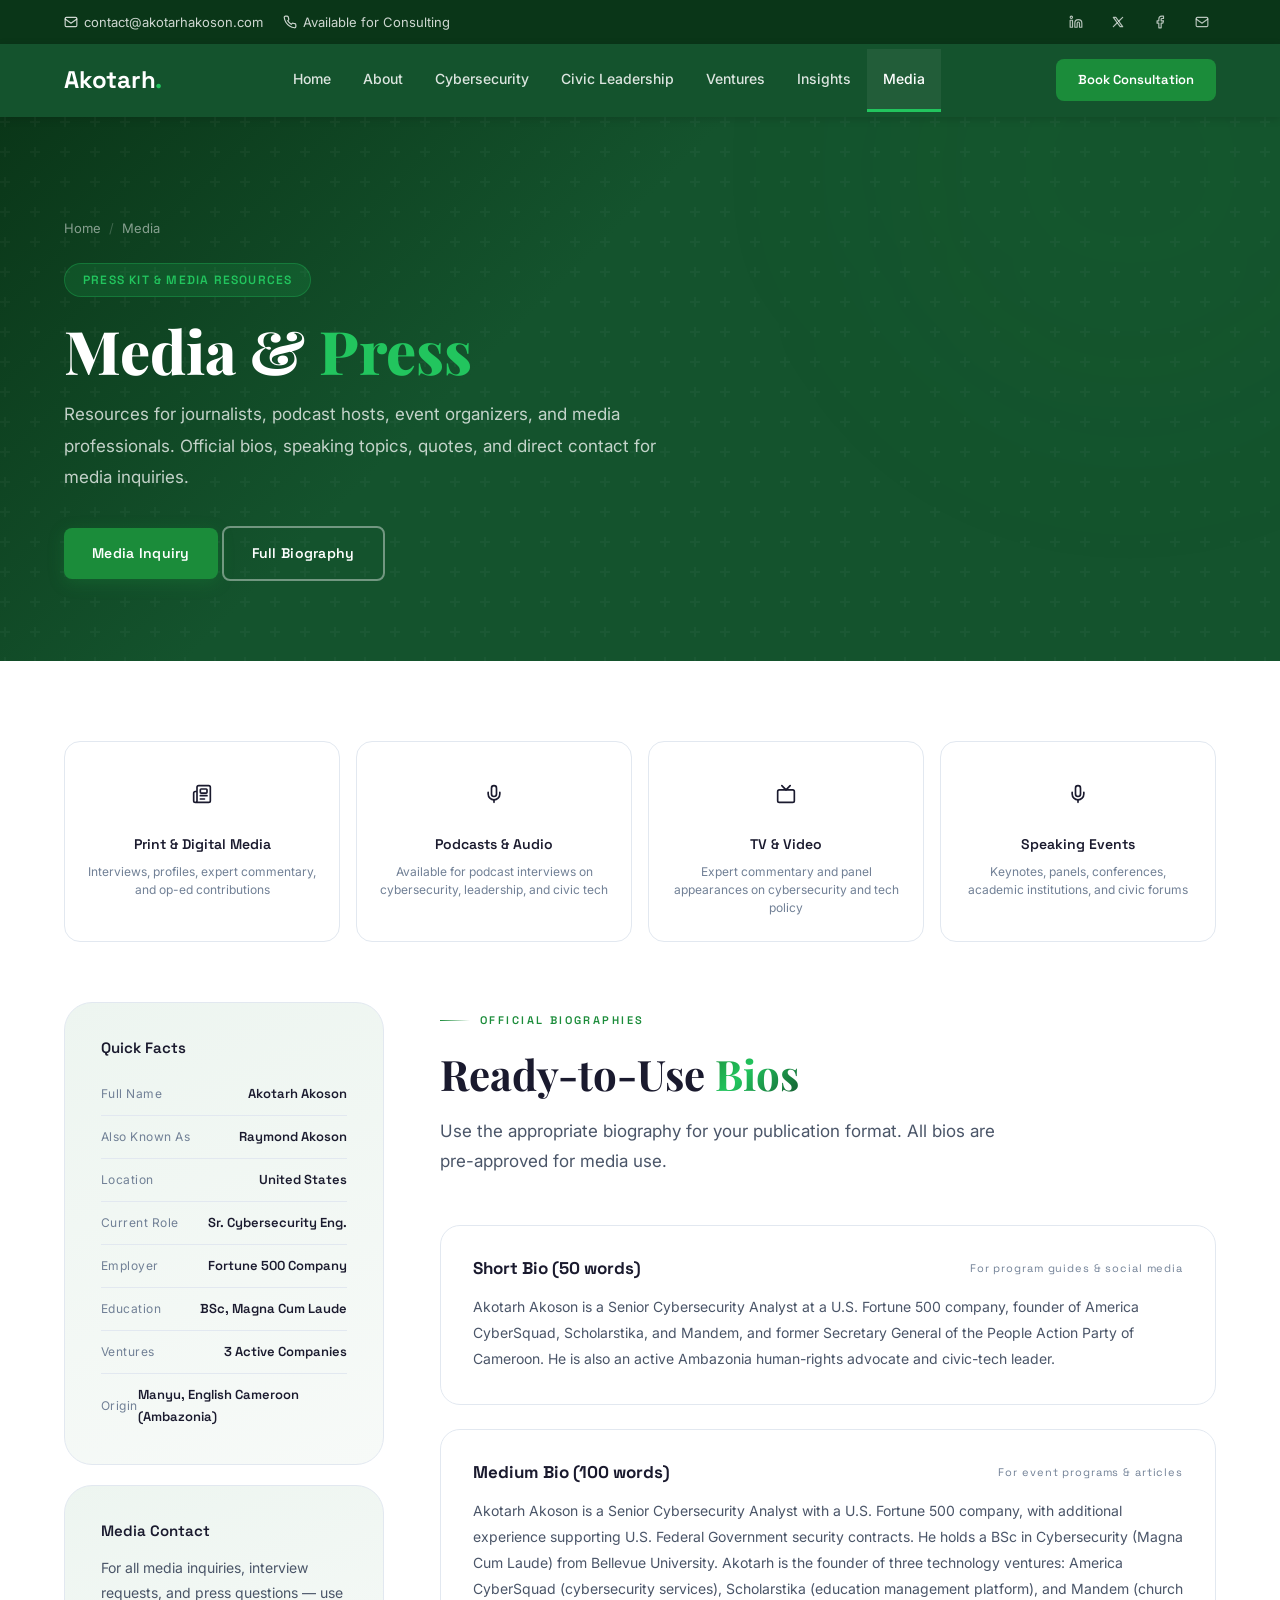
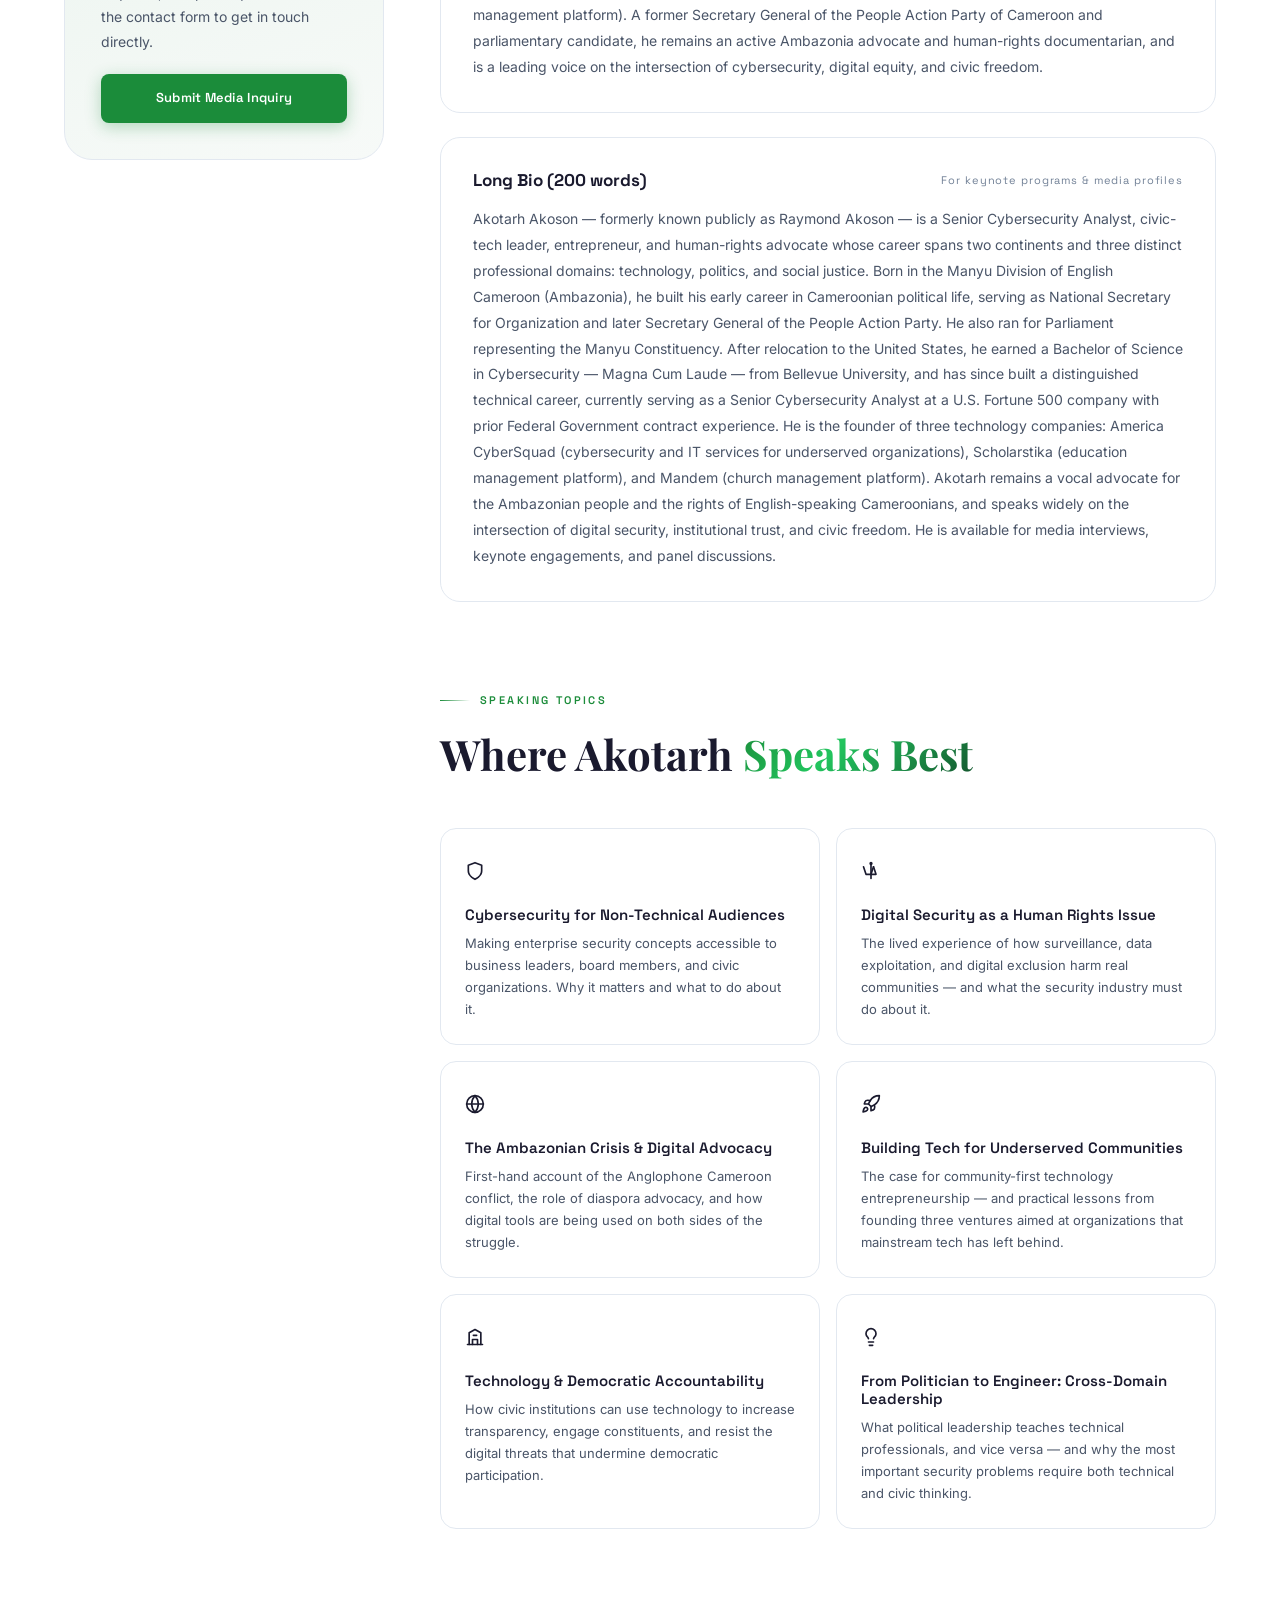
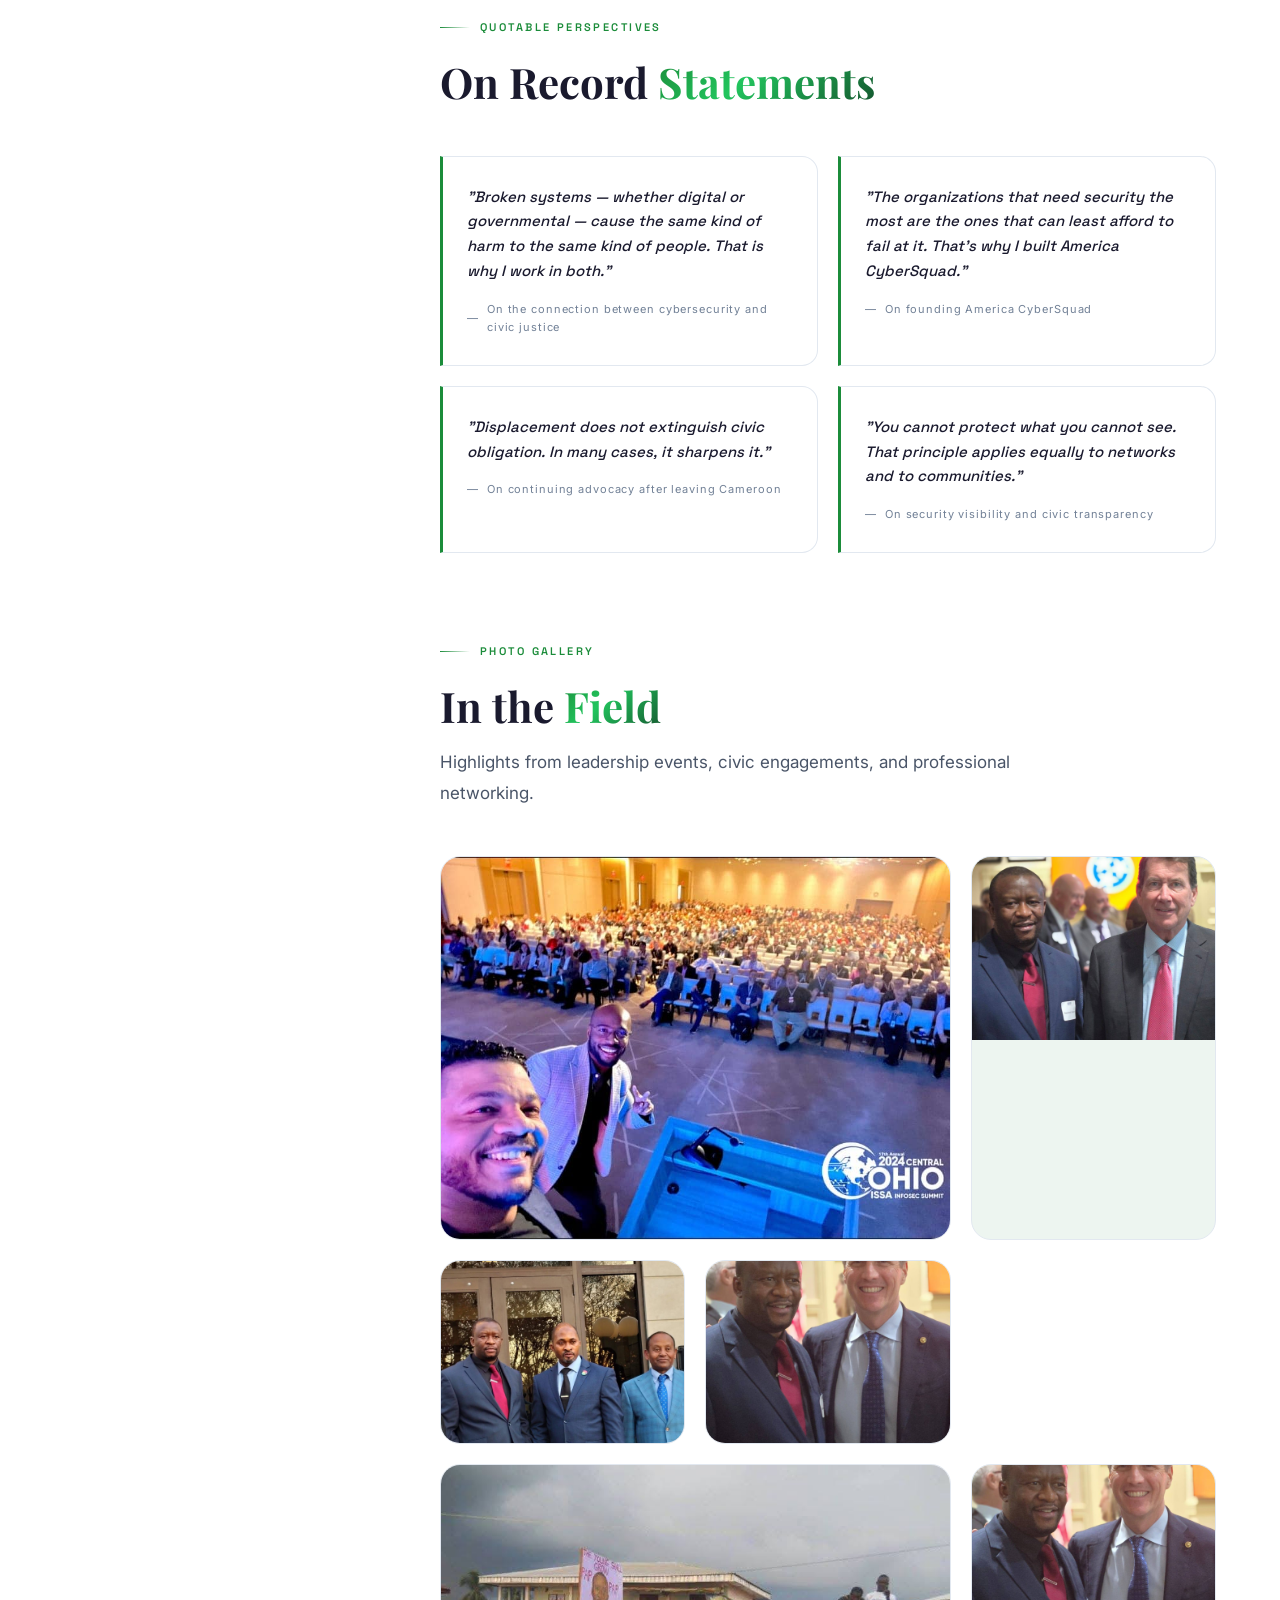
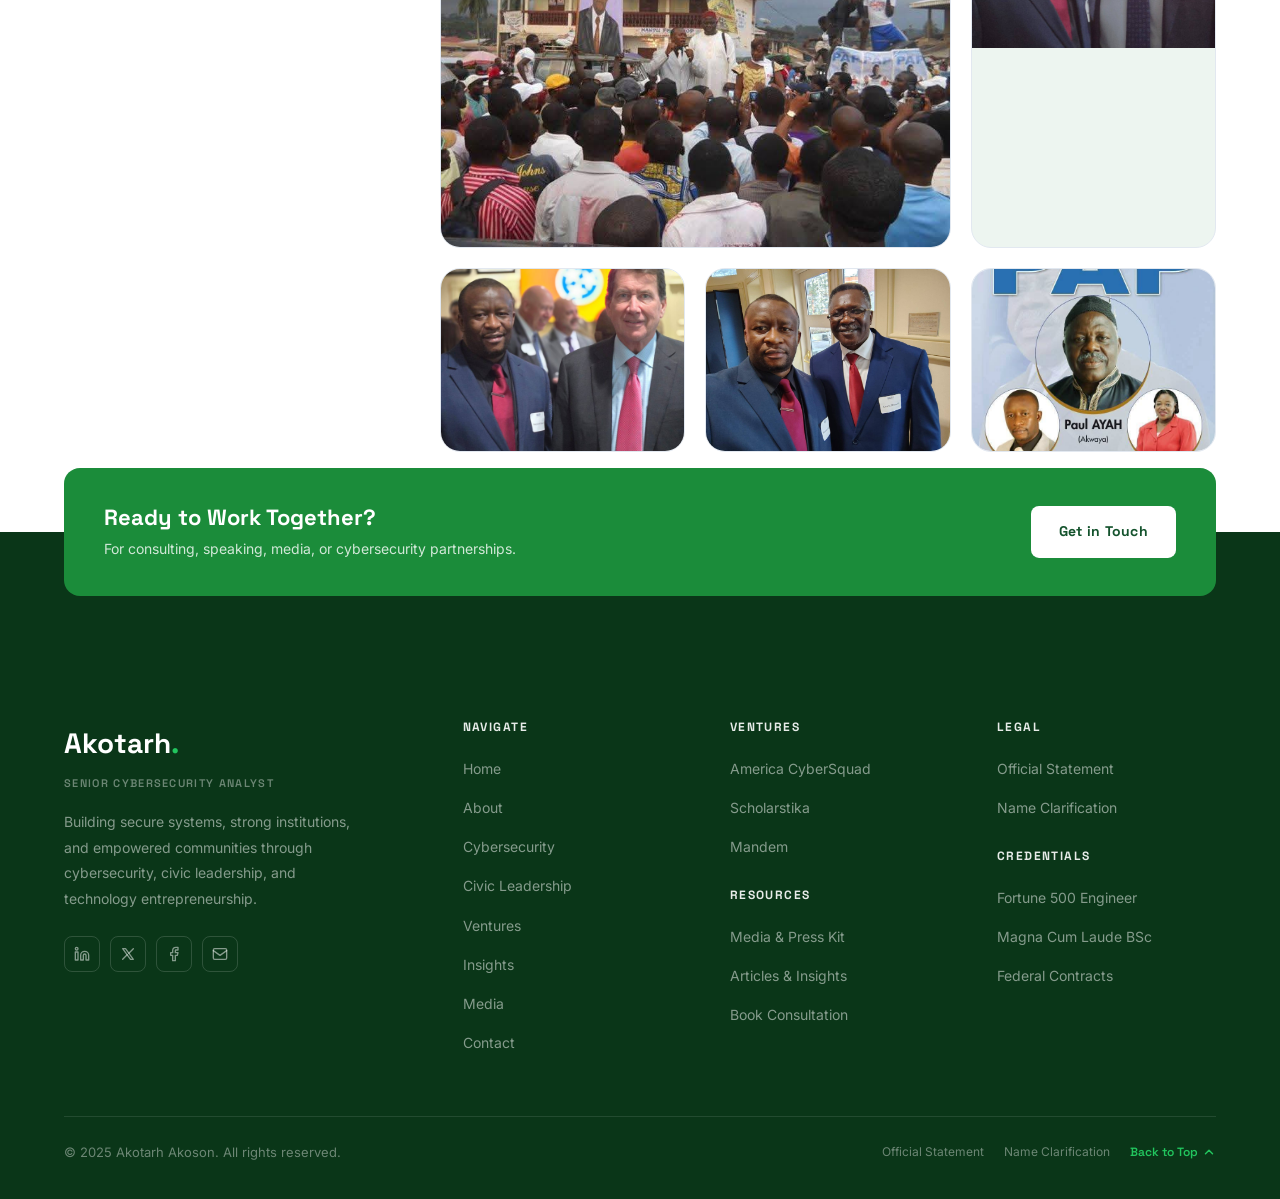
<file: media.html>
<!DOCTYPE html>
<html lang="en">
<head>
<meta charset="UTF-8"/>
<meta name="viewport" content="width=device-width,initial-scale=1.0"/>
<title>Media | Akotarh Akoson — Press Kit & Media Resources</title>
<meta name="description" content="Media resources for Akotarh Akoson — press kit, biography, speaking topics, and media inquiry contact for journalists, podcasters, and event organizers."/>
<meta name="author" content="Akotarh Akoson"/>
<meta name="robots" content="index, follow"/>
<meta name="keywords" content="Akotarh Akoson press kit, media kit, speaking engagements, cybersecurity speaker, civic tech speaker, Raymond Akoson press, journalist resources, podcast guest, keynote speaker"/>
<link rel="canonical" href="https://akotarhakoson.com/media"/>
<meta property="og:title" content="Media | Akotarh Akoson — Press Kit & Media Resources"/>
<meta property="og:description" content="Press kit, biography, speaking topics, and media inquiry contact for Akotarh Akoson — cybersecurity engineer and civic-tech leader."/>
<meta property="og:type" content="website"/>
<meta property="og:url" content="https://akotarhakoson.com/media"/>
<meta property="og:site_name" content="Akotarh Akoson"/>
<meta property="og:image" content="https://akotarhakoson.com/images/akotarh-executive.jpg"/>
<meta property="og:image:width" content="1200"/>
<meta property="og:image:height" content="630"/>
<meta property="og:locale" content="en_US"/>
<meta name="twitter:card" content="summary_large_image"/>
<meta name="twitter:site" content="@raymond_akoson"/>
<meta name="twitter:title" content="Media Kit | Akotarh Akoson"/>
<meta name="twitter:description" content="Press kit and media resources for Akotarh Akoson — cybersecurity engineer, civic-tech leader, and founder of America CyberSquad."/>
<meta name="twitter:image" content="https://akotarhakoson.com/images/akotarh-executive.jpg"/>
<script type="application/ld+json">
{"@context": "https://schema.org", "@type": "WebPage", "name": "Media & Press Kit", "description": "Official media resources, press photos, and speaking topics for Akotarh Akoson.", "mainEntity": {"@type": "Person", "name": "Akotarh Akoson", "jobTitle": "Senior Cybersecurity Analyst", "image": "https://akotarhakoson.com/images/akotarh-executive.jpg"}}
</script>
<style>
*,*::before,*::after{box-sizing:border-box;margin:0;padding:0}
html{scroll-behavior:smooth}
body{background:#FFFFFF;color:#1a1a2e;font-family:'Inter',system-ui,sans-serif;line-height:1.7;overflow-x:hidden;-webkit-font-smoothing:antialiased}
a{color:inherit;text-decoration:none}ul{list-style:none}
button{cursor:pointer;font-family:inherit;border:none;background:none}
img{display:block;max-width:100%}
::selection{background:rgba(27,140,58,.2)}

:root{
  --primary:#1B8C3A;--primary-dark:#14532d;--primary-light:#22C55E;
  --dark:#14532d;--darker:#0a3618;
  --text:#1a1a2e;--text-secondary:#4a5568;--text-light:#718096;
  --bg-white:#ffffff;--bg-light:#f7faf8;--bg-alt:#edf5f0;
  --border:#e2e8f0;--border-green:rgba(27,140,58,.2);
  --shadow:0 4px 20px rgba(0,0,0,.08);--shadow-lg:0 12px 40px rgba(0,0,0,.12);
  --radius:8px;--radius-lg:16px;
  --ease:cubic-bezier(.4,0,.2,1);
}

/* LAYOUT */
.container{max-width:1200px;margin:0 auto;padding:0 24px}
.section{padding:80px 0}

/* TYPOGRAPHY */
h1,h2,h3,h4,h5{font-family:'Space Grotesk',sans-serif;font-weight:700;line-height:1.2;color:var(--text)}
.section-header{text-align:center;margin-bottom:60px}
.section-header h2{font-family:'Playfair Display',serif;font-size:clamp(28px,4vw,42px);margin-bottom:16px;font-weight:700}
.section-header p{font-size:17px;color:var(--text-secondary);max-width:620px;margin:0 auto;line-height:1.8}
.section-label{display:inline-block;font-family:'Space Grotesk',sans-serif;font-size:13px;font-weight:600;letter-spacing:.1em;text-transform:uppercase;color:var(--primary);margin-bottom:12px}
.accent-line{width:60px;height:3px;background:var(--primary);margin:16px auto 0;border-radius:2px}
.accent-line.left{margin:16px 0 0}

/* TOP BAR */
.top-bar{background:var(--darker);color:rgba(255,255,255,.8);font-size:13px;padding:8px 0}
.top-bar .container{display:flex;align-items:center;justify-content:space-between}
.top-bar-left{display:flex;align-items:center;gap:20px}
.top-bar-left a{color:rgba(255,255,255,.8);display:flex;align-items:center;gap:6px;transition:color .3s}
.top-bar-left a:hover{color:#fff}
.top-bar-left svg{width:14px;height:14px;flex-shrink:0}
.top-bar-right{display:flex;align-items:center;gap:14px}
.top-bar-right a{width:28px;height:28px;display:flex;align-items:center;justify-content:center;color:rgba(255,255,255,.7);border-radius:50%;transition:color .3s,background .3s}
.top-bar-right a:hover{color:#fff;background:rgba(255,255,255,.1)}
.top-bar-right svg{width:14px;height:14px}

/* NAV */
.nav{background:var(--dark);padding:0;position:sticky;top:0;z-index:1000;box-shadow:0 2px 8px rgba(0,0,0,.15)}
.nav .container{display:flex;align-items:center;justify-content:space-between}
.nav-logo{font-family:'Space Grotesk',sans-serif;font-size:24px;font-weight:700;color:#fff;padding:16px 0;letter-spacing:-.01em}
.nav-logo span{color:var(--primary-light);font-weight:700}
.nav-links{display:flex;align-items:center;gap:0}
.nav-links a{display:block;padding:18px 16px;font-size:14px;font-weight:500;color:rgba(255,255,255,.85);transition:all .3s;border-bottom:3px solid transparent;font-family:'Inter',sans-serif}
.nav-links a:hover,.nav-links a.active{color:#fff;background:rgba(255,255,255,.06);border-bottom-color:var(--primary-light)}
.nav-cta{font-family:'Space Grotesk',sans-serif;font-size:13px;font-weight:600;padding:10px 22px;background:var(--primary);color:#fff;border-radius:var(--radius);transition:all .3s}
.nav-cta:hover{background:var(--primary-light);transform:translateY(-1px)}
.hbg{display:none;flex-direction:column;gap:5px;padding:4px;cursor:pointer;z-index:1001}
.hbg span{width:24px;height:2.5px;background:#fff;border-radius:2px;display:block;transition:transform .4s var(--ease),opacity .3s}
.hbg.active span:nth-child(1){transform:translateY(7.5px) rotate(45deg)}
.hbg.active span:nth-child(2){opacity:0;transform:scaleX(0)}
.hbg.active span:nth-child(3){transform:translateY(-7.5px) rotate(-45deg)}

/* MOBILE NAV */
.mob{position:fixed;inset:0;z-index:999;background:var(--dark);display:flex;flex-direction:column;align-items:center;justify-content:center;gap:0;clip-path:circle(0% at calc(100% - 36px) 72px);transition:clip-path .5s cubic-bezier(.4,0,.0,1);pointer-events:none}
.mob.open{clip-path:circle(150% at calc(100% - 36px) 72px);pointer-events:auto}
.mob-links{display:flex;flex-direction:column;align-items:center;gap:8px}
.mob-links a{font-family:'Space Grotesk',sans-serif;font-size:28px;font-weight:700;color:rgba(255,255,255,.8);transition:color .3s,transform .4s,opacity .4s;opacity:0;transform:translateY(20px)}
.mob.open .mob-links a{opacity:1;transform:translateY(0)}
.mob.open .mob-links a:nth-child(1){transition-delay:.1s}
.mob.open .mob-links a:nth-child(2){transition-delay:.15s}
.mob.open .mob-links a:nth-child(3){transition-delay:.2s}
.mob.open .mob-links a:nth-child(4){transition-delay:.25s}
.mob.open .mob-links a:nth-child(5){transition-delay:.3s}
.mob.open .mob-links a:nth-child(6){transition-delay:.35s}
.mob.open .mob-links a:nth-child(7){transition-delay:.4s}
.mob-links a:hover{color:var(--primary-light)}
.mob-cta{margin-top:36px;opacity:0;transform:translateY(16px);transition:all .4s var(--ease);transition-delay:0s}
.mob.open .mob-cta{opacity:1;transform:translateY(0);transition-delay:.45s}
.mob-social{display:flex;gap:14px;margin-top:28px;opacity:0;transition:opacity .4s;transition-delay:0s}
.mob.open .mob-social{opacity:1;transition-delay:.5s}
.mob-social a{width:40px;height:40px;border-radius:50%;border:1px solid rgba(255,255,255,.2);display:flex;align-items:center;justify-content:center;color:rgba(255,255,255,.7);transition:all .3s}
.mob-social a:hover{border-color:var(--primary-light);color:var(--primary-light)}
.mob-social svg{width:16px;height:16px}

/* PAGE HERO (dark gradient) */
.page-hero{padding:100px 0 80px;position:relative;overflow:hidden;background:linear-gradient(135deg,var(--darker) 0%,var(--dark) 40%,var(--primary-dark) 100%)}
.page-hero-pattern{position:absolute;inset:0;background-image:url("data:image/svg+xml,%3Csvg width='60' height='60' viewBox='0 0 60 60' xmlns='http://www.w3.org/2000/svg'%3E%3Cg fill='none' fill-rule='evenodd'%3E%3Cg fill='%23ffffff' fill-opacity='0.03'%3E%3Cpath d='M36 34v-4h-2v4h-4v2h4v4h2v-4h4v-2h-4zm0-30V0h-2v4h-4v2h4v4h2V6h4V4h-4zM6 34v-4H4v4H0v2h4v4h2v-4h4v-2H6zM6 4V0H4v4H0v2h4v4h2V6h4V4H6z'/%3E%3C/g%3E%3C/g%3E%3C/svg%3E")}
.page-hero .container{position:relative;z-index:2}
.breadcrumb{display:flex;align-items:center;gap:8px;font-size:13px;color:rgba(255,255,255,.5);margin-bottom:24px}
.breadcrumb a{color:rgba(255,255,255,.5);transition:color .3s}
.breadcrumb a:hover{color:var(--primary-light)}
.page-hero h1{font-family:'Playfair Display',serif;font-size:clamp(36px,5.5vw,60px);color:#fff;margin-bottom:16px;font-weight:800;line-height:1.1}
.page-hero h1 .highlight{color:var(--primary-light)}
.page-hero-desc{font-size:17px;color:rgba(255,255,255,.75);max-width:640px;line-height:1.85;margin-bottom:32px}
.page-hero-chip{display:inline-flex;align-items:center;gap:8px;background:rgba(34,197,94,.15);border:1px solid rgba(34,197,94,.3);border-radius:100px;padding:6px 18px;margin-bottom:20px;font-family:'Space Grotesk',sans-serif;font-size:12px;font-weight:600;letter-spacing:.1em;text-transform:uppercase;color:var(--primary-light)}

/* BUTTONS */
.btn{display:inline-flex;align-items:center;gap:10px;font-family:'Space Grotesk',sans-serif;font-size:14px;font-weight:600;padding:14px 28px;border-radius:var(--radius);transition:all .3s var(--ease);white-space:nowrap;letter-spacing:.02em}
.btn-primary{background:var(--primary);color:#fff;box-shadow:0 4px 16px rgba(27,140,58,.3)}
.btn-primary:hover{background:var(--primary-light);transform:translateY(-2px);box-shadow:0 8px 28px rgba(27,140,58,.4)}
.btn-outline{border:2px solid var(--primary);color:var(--primary);background:transparent}
.btn-outline:hover{background:var(--primary);color:#fff}
.btn-outline-white{border:2px solid rgba(255,255,255,.4);color:#fff;background:transparent}
.btn-outline-white:hover{border-color:#fff;background:rgba(255,255,255,.1)}
.btn-ghost{display:inline-flex;align-items:center;gap:8px;font-family:'Space Grotesk',sans-serif;font-size:14px;font-weight:600;color:var(--primary);transition:gap .3s}
.btn-ghost:hover{gap:14px}
.btn-ghost::after{content:'\\2192'}

/* SEC HEADER */
.sec-hd{margin-bottom:48px}
.sec-hd h2{font-family:'Playfair Display',serif;font-size:clamp(28px,4vw,42px);color:var(--text);margin-bottom:16px;font-weight:700}
.sec-hd h2 .highlight{color:var(--primary)}
.sec-hd p{font-size:17px;color:var(--text-secondary);max-width:580px;line-height:1.8}
.eyebrow{display:inline-flex;align-items:center;gap:10px;font-family:'Space Grotesk',sans-serif;font-size:11px;font-weight:600;letter-spacing:.22em;text-transform:uppercase;color:var(--primary);margin-bottom:20px}
.eyebrow i{width:30px;height:1px;background:linear-gradient(90deg,var(--primary),transparent)}
.gt{background:linear-gradient(135deg,var(--primary) 0%,#22C55E 40%,var(--primary-dark) 100%);-webkit-background-clip:text;-webkit-text-fill-color:transparent;background-clip:text}

/* CHIPS */
.chip{display:inline-flex;align-items:center;gap:6px;font-family:'Space Grotesk',sans-serif;font-size:11px;font-weight:600;letter-spacing:.1em;text-transform:uppercase;padding:5px 13px;border-radius:100px}
.chip-c{background:rgba(27,140,58,.1);border:1px solid rgba(27,140,58,.22);color:var(--primary)}

/* FOOTER */
.footer{background:var(--darker);color:rgba(255,255,255,.7);padding:0;position:relative}
.footer-cta-bar{display:flex;align-items:center;justify-content:space-between;gap:24px;background:var(--primary);border-radius:var(--radius-lg);padding:36px 40px;margin-bottom:60px;transform:translateY(-50%);flex-wrap:wrap}
.footer-cta-bar h3{font-family:'Space Grotesk',sans-serif;font-size:22px;font-weight:700;color:#fff;margin-bottom:6px}
.footer-cta-bar p{font-size:14px;color:rgba(255,255,255,.8)}
.footer-cta-bar .btn{background:#fff;color:var(--primary-dark);font-weight:700}
.footer-cta-bar .btn:hover{transform:translateY(-2px);box-shadow:0 8px 24px rgba(0,0,0,.2)}
.footer-grid{display:grid;grid-template-columns:1.6fr 1fr 1fr 1fr;gap:48px;padding-bottom:48px}
.footer-brand{font-family:'Space Grotesk',sans-serif;font-size:28px;font-weight:700;color:#fff;margin-bottom:6px}
.footer-brand span{color:var(--primary-light)}
.footer-tagline{font-family:'Space Grotesk',sans-serif;font-size:11px;font-weight:600;letter-spacing:.12em;text-transform:uppercase;color:rgba(255,255,255,.4);margin-bottom:16px}
.footer-desc{font-size:14px;color:rgba(255,255,255,.5);line-height:1.85;margin-bottom:24px;max-width:300px}
.footer-social{display:flex;gap:10px}
.footer-social a{width:36px;height:36px;border-radius:var(--radius);border:1px solid rgba(255,255,255,.15);display:flex;align-items:center;justify-content:center;color:rgba(255,255,255,.5);transition:all .3s}
.footer-social a:hover{border-color:var(--primary-light);color:var(--primary-light);background:rgba(255,255,255,.05)}
.footer-col h5{font-family:'Space Grotesk',sans-serif;font-size:12px;font-weight:700;letter-spacing:.12em;text-transform:uppercase;color:rgba(255,255,255,.9);margin-bottom:20px}
.footer-col ul li{margin-bottom:12px}
.footer-col a{font-size:14px;color:rgba(255,255,255,.5);transition:color .3s,padding-left .3s}
.footer-col a:hover{color:var(--primary-light);padding-left:4px}
.footer-divider{height:1px;background:rgba(255,255,255,.1);margin-bottom:24px}
.footer-bottom{display:flex;align-items:center;justify-content:space-between;flex-wrap:wrap;gap:12px;padding-bottom:36px}
.footer-copy{font-size:13px;color:rgba(255,255,255,.4)}
.footer-legal{display:flex;align-items:center;gap:20px}
.footer-legal a{font-size:12px;color:rgba(255,255,255,.4);transition:color .3s}
.footer-legal a:hover{color:rgba(255,255,255,.7)}
.footer-top{display:inline-flex;align-items:center;gap:4px;font-size:12px;color:var(--primary-light) !important;font-weight:600;font-family:'Space Grotesk',sans-serif}
.footer-top:hover{gap:6px}

/* SCROLL REVEAL */
.reveal{opacity:0;transform:translateY(28px);transition:opacity .7s var(--ease),transform .7s var(--ease)}
.reveal.visible{opacity:1;transform:translateY(0)}
.from-left{transform:translateX(-40px) translateY(0)}
.from-left.visible{transform:translateX(0)}
.d1{transition-delay:.06s}.d2{transition-delay:.12s}.d3{transition-delay:.18s}.d4{transition-delay:.24s}

/* RESPONSIVE */
@media(max-width:900px){
  .top-bar{display:none}
  .section{padding:64px 0}
  .nav-links,.nav-cta{display:none}
  .hbg{display:flex}
  .page-hero{padding:80px 0 60px}
  .page-hero h1{font-size:clamp(28px,7vw,44px)}
  .footer-grid{grid-template-columns:1fr 1fr;gap:36px}
}
@media(max-width:640px){
  .section{padding:48px 0}
  .container{padding:0 16px}
  .page-hero{padding:64px 0 48px}
  .footer-grid{grid-template-columns:1fr}
  .footer-cta-bar{flex-direction:column;text-align:center;padding:28px 20px;transform:translateY(-30px)}
  .footer-cta-bar .btn{width:100%}
  .footer-bottom{flex-direction:column;gap:14px;text-align:center}
  .footer-legal{flex-wrap:wrap;justify-content:center}
}
/* PAGE-SPECIFIC */
/* PRESS KIT GRID */
.press-grid{display:grid;grid-template-columns:320px 1fr;gap:56px;align-items:start}
.press-sidebar{position:sticky;top:100px}
.press-card{background:linear-gradient(160deg,var(--bg-alt),var(--bg-light));border:1px solid var(--border);border-radius:28px;padding:36px;margin-bottom:20px}
.press-card h4{font-family:'Space Grotesk',sans-serif;font-size:15px;font-weight:600;color:var(--text);margin-bottom:16px}
.press-card p{font-size:14px;color:var(--text-secondary);line-height:1.75;margin-bottom:20px}
.press-fact{display:flex;justify-content:space-between;align-items:center;padding:10px 0;border-bottom:1px solid var(--border);font-size:13px}
.press-fact:last-child{border-bottom:none;padding-bottom:0}
.press-fact-label{color:var(--text-light);font-size:12px;letter-spacing:.04em}
.press-fact-val{color:var(--text);font-weight:600;font-family:'Space Grotesk',sans-serif;font-size:13px}
/* MEDIA CONTENT */
.bio-box{background:var(--bg-white);border:1px solid var(--border);border-radius:20px;padding:32px;margin-bottom:24px;transition:all var(--ease)}
.bio-box:hover{border-color:var(--border-green)}
.bio-box-head{display:flex;align-items:center;justify-content:space-between;margin-bottom:16px}
.bio-box h3{font-size:17px;font-weight:700;color:var(--text)}
.bio-box-len{font-size:11px;color:var(--text-light);font-family:'Space Grotesk',sans-serif;letter-spacing:.08em}
.bio-box p{font-size:14px;color:var(--text-secondary);line-height:1.85}
/* SPEAKING TOPICS */
.speaking-grid{display:grid;grid-template-columns:1fr 1fr;gap:16px}
.st-card{background:var(--bg-white);border:1px solid var(--border);border-radius:16px;padding:24px;transition:all var(--ease)}
.st-card:hover{border-color:var(--border-green);background:rgba(27,140,58,.04)}
.st-icon{font-size:24px;margin-bottom:12px}
.st-card h4{font-family:'Space Grotesk',sans-serif;font-size:15px;font-weight:600;color:var(--text);margin-bottom:8px}
.st-card p{font-size:13px;color:var(--text-secondary);line-height:1.7}
/* QUOTE CARDS */
.quote-cards{display:grid;grid-template-columns:1fr 1fr;gap:20px}
.qc{background:var(--bg-white);border:1px solid var(--border);border-left:3px solid var(--primary);border-radius:0 16px 16px 0;padding:28px 24px;transition:all var(--ease)}
.qc:hover{border-color:var(--border-green);border-left-color:var(--primary)}
.qc blockquote{font-family:'Space Grotesk',sans-serif;font-size:15px;font-weight:500;color:var(--text);line-height:1.65;font-style:italic;margin-bottom:16px}
.qc cite{font-style:normal;font-size:11px;color:var(--text-light);letter-spacing:.08em;display:flex;align-items:center;gap:8px}
.qc cite::before{content:'—'}
/* MEDIA TYPES */
.media-types{display:grid;grid-template-columns:repeat(4,1fr);gap:16px;margin-bottom:60px}
.mt-card{background:var(--bg-white);border:1px solid var(--border);border-radius:16px;padding:24px 20px;text-align:center;transition:all var(--ease)}
.mt-card:hover{border-color:var(--border-green);transform:translateY(-4px)}
.mt-icon{font-size:32px;margin-bottom:12px}
.mt-title{font-family:'Space Grotesk',sans-serif;font-size:14px;font-weight:600;color:var(--text);margin-bottom:6px}
.mt-desc{font-size:12px;color:var(--text-light);line-height:1.5}
/* PHOTO GALLERY */
.gallery-grid{display:grid;grid-template-columns:1fr 1fr 1fr;gap:20px}
.gallery-frame{position:relative;border-radius:20px;overflow:hidden;border:1px solid var(--border);background:var(--bg-alt);transition:all .4s var(--ease)}
.gallery-frame:hover{border-color:var(--border-green);transform:translateY(-4px);box-shadow:0 20px 48px rgba(27,140,58,.12)}
.gallery-frame img{width:100%;aspect-ratio:4/3;object-fit:cover;display:block;transition:transform .6s var(--ease)}
.gallery-frame.tall img{aspect-ratio:3/4}
.gallery-frame.wide{grid-column:span 2}
.gallery-frame:hover img{transform:scale(1.03)}
.gallery-caption{position:absolute;bottom:0;left:0;right:0;padding:20px 24px;background:linear-gradient(0deg,rgba(0,0,0,.65) 0%,transparent 100%);color:#FFF;opacity:0;transform:translateY(8px);transition:all .4s var(--ease)}
.gallery-frame:hover .gallery-caption{opacity:1;transform:translateY(0)}
.gallery-caption h4{font-family:'Space Grotesk',sans-serif;font-size:14px;font-weight:600;margin-bottom:2px}
.gallery-caption p{font-size:12px;opacity:.8}
@media(max-width:900px){.gallery-grid{grid-template-columns:1fr 1fr} .gallery-frame.wide{grid-column:span 2}}
@media(max-width:640px){.gallery-grid{grid-template-columns:1fr;gap:16px} .gallery-frame.wide{grid-column:span 1}}
@media(max-width:1000px){.media-types{grid-template-columns:1fr 1fr}}
@media(max-width:900px){.press-grid{grid-template-columns:1fr} .press-sidebar{position:static} .speaking-grid{grid-template-columns:1fr} .quote-cards{grid-template-columns:1fr} .S{padding:80px 0}}
@media(max-width:640px){.S{padding:64px 0} .media-types{grid-template-columns:1fr 1fr} .W{padding:0 20px}}
</style>
<link rel="preconnect" href="https://fonts.googleapis.com"/>
<link rel="preconnect" href="https://fonts.gstatic.com" crossorigin/>
<link href="https://fonts.googleapis.com/css2?family=Playfair+Display:wght@400;500;600;700;800;900&family=Space+Grotesk:wght@400;500;600;700&family=Inter:ital,opsz,wght@0,14..32,300..700;1,14..32,300..700&display=swap" rel="stylesheet"/>
</head>
<body>

<header>
<!-- TOP BAR -->
<div class="top-bar">
  <div class="container">
    <div class="top-bar-left">
      <a href="mailto:contact@akotarhakoson.com"><svg viewBox="0 0 24 24" fill="none" stroke="currentColor" stroke-width="2" stroke-linecap="round" stroke-linejoin="round"><rect x="2" y="4" width="20" height="16" rx="2"/><path d="M22 7l-10 7L2 7"/></svg> contact@akotarhakoson.com</a>
      <a href="mailto:contact@akotarhakoson.com"><svg viewBox="0 0 24 24" fill="none" stroke="currentColor" stroke-width="2" stroke-linecap="round" stroke-linejoin="round"><path d="M22 16.92v3a2 2 0 01-2.18 2 19.79 19.79 0 01-8.63-3.07 19.5 19.5 0 01-6-6 19.79 19.79 0 01-3.07-8.67A2 2 0 014.11 2h3a2 2 0 012 1.72c.127.96.361 1.903.7 2.81a2 2 0 01-.45 2.11L8.09 9.91a16 16 0 006 6l1.27-1.27a2 2 0 012.11-.45c.907.339 1.85.573 2.81.7A2 2 0 0122 16.92z"/></svg> Available for Consulting</a>
    </div>
    <div class="top-bar-right">
      <a href="https://www.linkedin.com/in/akotarhakoson" target="_blank" rel="noopener noreferrer" aria-label="LinkedIn"><svg viewBox="0 0 24 24" fill="none" stroke="currentColor" stroke-width="2" stroke-linecap="round" stroke-linejoin="round"><path d="M16 8a6 6 0 016 6v7h-4v-7a2 2 0 00-4 0v7h-4v-7a6 6 0 016-6z"/><rect x="2" y="9" width="4" height="12"/><circle cx="4" cy="4" r="2"/></svg></a>
      <a href="https://x.com/raymond_akoson" target="_blank" rel="noopener noreferrer" aria-label="X / Twitter"><svg viewBox="0 0 24 24" fill="none" stroke="currentColor" stroke-width="2" stroke-linecap="round" stroke-linejoin="round"><path d="M4 4l11.733 16H20L8.267 4z"/><path d="M4 20l6.768-6.768M20 4l-6.768 6.768"/></svg></a>
      <a href="https://www.facebook.com/akoson.akotarh" target="_blank" rel="noopener noreferrer" aria-label="Facebook"><svg viewBox="0 0 24 24" fill="none" stroke="currentColor" stroke-width="2" stroke-linecap="round" stroke-linejoin="round"><path d="M18 2h-3a5 5 0 00-5 5v3H7v4h3v8h4v-8h3l1-4h-4V7a1 1 0 011-1h3z"/></svg></a>
      <a href="mailto:contact@akotarhakoson.com" aria-label="Email"><svg viewBox="0 0 24 24" fill="none" stroke="currentColor" stroke-width="2" stroke-linecap="round" stroke-linejoin="round"><rect x="2" y="4" width="20" height="16" rx="2"/><path d="M22 7l-10 7L2 7"/></svg></a>
    </div>
  </div>
</div>

<nav class="nav" id="nav" aria-label="Main navigation">
  <div class="container">
    <a href="index.html" class="nav-logo" aria-label="Home">Akotarh<span>.</span></a>
    <div class="nav-links">
      <a href="index.html">Home</a>
      <a href="about.html">About</a>
      <a href="cybersecurity.html">Cybersecurity</a>
      <a href="civic-leadership.html">Civic Leadership</a>
      <a href="ventures.html">Ventures</a>
      <a href="insights.html">Insights</a>
      <a href="media.html" class="active">Media</a>
    </div>
    <div style="display:flex;align-items:center;gap:14px">
      <a href="contact.html" class="nav-cta">Book Consultation</a>
      <button class="hbg" id="hbg" aria-label="Open menu"><span></span><span></span><span></span></button>
    </div>
  </div>
</nav>
</header>
<div class="mob" id="mob">
  <div class="mob-links">
    <a href="index.html">Home</a><a href="about.html">About</a><a href="cybersecurity.html">Cybersecurity</a>
    <a href="civic-leadership.html">Civic Leadership</a><a href="ventures.html">Ventures</a>
    <a href="insights.html">Insights</a><a href="media.html">Media</a>
  </div>
  <a href="contact.html" class="btn btn-primary mob-cta">Book Consultation</a>
  <div class="mob-social">
    <a href="https://www.linkedin.com/in/akotarhakoson" target="_blank" rel="noopener noreferrer" aria-label="LinkedIn"><svg viewBox="0 0 24 24" fill="none" stroke="currentColor" stroke-width="2" stroke-linecap="round" stroke-linejoin="round"><path d="M16 8a6 6 0 016 6v7h-4v-7a2 2 0 00-4 0v7h-4v-7a6 6 0 016-6z"/><rect x="2" y="9" width="4" height="12"/><circle cx="4" cy="4" r="2"/></svg></a>
    <a href="https://x.com/raymond_akoson" target="_blank" rel="noopener noreferrer" aria-label="X / Twitter"><svg viewBox="0 0 24 24" fill="none" stroke="currentColor" stroke-width="2" stroke-linecap="round" stroke-linejoin="round"><path d="M4 4l11.733 16H20L8.267 4z"/><path d="M4 20l6.768-6.768M20 4l-6.768 6.768"/></svg></a>
    <a href="https://www.facebook.com/akoson.akotarh" target="_blank" rel="noopener noreferrer" aria-label="Facebook"><svg viewBox="0 0 24 24" fill="none" stroke="currentColor" stroke-width="2" stroke-linecap="round" stroke-linejoin="round"><path d="M18 2h-3a5 5 0 00-5 5v3H7v4h3v8h4v-8h3l1-4h-4V7a1 1 0 011-1h3z"/></svg></a>
    <a href="mailto:contact@akotarhakoson.com" aria-label="Email"><svg viewBox="0 0 24 24" fill="none" stroke="currentColor" stroke-width="2" stroke-linecap="round" stroke-linejoin="round"><rect x="2" y="4" width="20" height="16" rx="2"/><path d="M22 7l-10 7L2 7"/></svg></a>
  </div>
</div>
<main id="main-content">
<section class="page-hero">
  <div class="page-hero-pattern"></div>
  <div style="position:absolute;width:500px;height:500px;border-radius:50%;background:rgba(27,140,58,.04);filter:blur(100px);top:-200px;right:-100px;pointer-events:none"></div>
  <div class="container">
    <nav class="breadcrumb"><a href="index.html">Home</a><span style="opacity:.4">/</span><span>Media</span></nav>
    <div class="page-hero-chip">Press Kit & Media Resources</div>
    <h1>Media & <span class="highlight">Press</span></h1>
    <p class="page-hero-desc">Resources for journalists, podcast hosts, event organizers, and media professionals. Official bios, speaking topics, quotes, and direct contact for media inquiries.</p>
    <div class="btns">
      <a href="contact.html" class="btn btn-primary">Media Inquiry</a>
      <a href="about.html" class="btn btn-outline-white">Full Biography</a>
    </div>
  </div>
</section>

<section class="section" style="padding-top:80px">
  <div class="container">
    <!-- MEDIA TYPES -->
    <div class="media-types reveal">
      <div class="mt-card"><div class="mt-icon"><svg width="20" height="20" viewBox="0 0 24 24" fill="none" stroke="currentColor" stroke-width="2" stroke-linecap="round" stroke-linejoin="round"><path d="M4 22h16a2 2 0 002-2V4a2 2 0 00-2-2H8a2 2 0 00-2 2v16a2 2 0 01-2 2zm0 0a2 2 0 01-2-2v-9c0-1.1.9-2 2-2h2"/><path d="M18 14h-8"/><path d="M15 18h-5"/><rect x="10" y="6" width="8" height="5" rx="1"/></svg></div><div class="mt-title">Print & Digital Media</div><div class="mt-desc">Interviews, profiles, expert commentary, and op-ed contributions</div></div>
      <div class="mt-card"><div class="mt-icon"><svg width="20" height="20" viewBox="0 0 24 24" fill="none" stroke="currentColor" stroke-width="2" stroke-linecap="round" stroke-linejoin="round"><path d="M12 2a3 3 0 00-3 3v7a3 3 0 006 0V5a3 3 0 00-3-3z"/><path d="M19 10v2a7 7 0 01-14 0v-2"/><path d="M12 19v3"/></svg></div><div class="mt-title">Podcasts & Audio</div><div class="mt-desc">Available for podcast interviews on cybersecurity, leadership, and civic tech</div></div>
      <div class="mt-card"><div class="mt-icon"><svg width="20" height="20" viewBox="0 0 24 24" fill="none" stroke="currentColor" stroke-width="2" stroke-linecap="round" stroke-linejoin="round"><rect x="2" y="7" width="20" height="15" rx="2"/><polyline points="17 2 12 7 7 2"/></svg></div><div class="mt-title">TV & Video</div><div class="mt-desc">Expert commentary and panel appearances on cybersecurity and tech policy</div></div>
      <div class="mt-card"><div class="mt-icon"><svg width="20" height="20" viewBox="0 0 24 24" fill="none" stroke="currentColor" stroke-width="2" stroke-linecap="round" stroke-linejoin="round"><path d="M12 2a3 3 0 00-3 3v7a3 3 0 006 0V5a3 3 0 00-3-3z"/><path d="M19 10v2a7 7 0 01-14 0v-2"/><path d="M12 19v3"/></svg></div><div class="mt-title">Speaking Events</div><div class="mt-desc">Keynotes, panels, conferences, academic institutions, and civic forums</div></div>
    </div>

    <div class="press-grid">
      <!-- SIDEBAR -->
      <div class="press-sidebar reveal">
        <div class="press-card">
          <h4>Quick Facts</h4>
          <div class="press-fact"><span class="press-fact-label">Full Name</span><span class="press-fact-val">Akotarh Akoson</span></div>
          <div class="press-fact"><span class="press-fact-label">Also Known As</span><span class="press-fact-val">Raymond Akoson</span></div>
          <div class="press-fact"><span class="press-fact-label">Location</span><span class="press-fact-val">United States</span></div>
          <div class="press-fact"><span class="press-fact-label">Current Role</span><span class="press-fact-val">Sr. Cybersecurity Eng.</span></div>
          <div class="press-fact"><span class="press-fact-label">Employer</span><span class="press-fact-val">Fortune 500 Company</span></div>
          <div class="press-fact"><span class="press-fact-label">Education</span><span class="press-fact-val">BSc, Magna Cum Laude</span></div>
          <div class="press-fact"><span class="press-fact-label">Ventures</span><span class="press-fact-val">3 Active Companies</span></div>
          <div class="press-fact"><span class="press-fact-label">Origin</span><span class="press-fact-val">Manyu, English Cameroon (Ambazonia)</span></div>
        </div>
        <div class="press-card">
          <h4>Media Contact</h4>
          <p>For all media inquiries, interview requests, and press questions — use the contact form to get in touch directly.</p>
          <a href="contact.html" class="btn btn-primary" style="width:100%;justify-content:center;font-size:13px;padding:13px 20px">Submit Media Inquiry</a>
        </div>
      </div>

      <!-- MAIN CONTENT -->
      <div>
        <div class="sec-hd reveal">
          <div class="eyebrow"><i></i>Official Biographies</div>
          <h2>Ready-to-Use <span class="gt">Bios</span></h2>
          <p>Use the appropriate biography for your publication format. All bios are pre-approved for media use.</p>
        </div>

        <div class="bio-box reveal">
          <div class="bio-box-head">
            <h3>Short Bio (50 words)</h3>
            <span class="bio-box-len">For program guides & social media</span>
          </div>
          <p>Akotarh Akoson is a Senior Cybersecurity Analyst at a U.S. Fortune 500 company, founder of America CyberSquad, Scholarstika, and Mandem, and former Secretary General of the People Action Party of Cameroon. He is also an active Ambazonia human-rights advocate and civic-tech leader.</p>
        </div>

        <div class="bio-box reveal">
          <div class="bio-box-head">
            <h3>Medium Bio (100 words)</h3>
            <span class="bio-box-len">For event programs & articles</span>
          </div>
          <p>Akotarh Akoson is a Senior Cybersecurity Analyst with a U.S. Fortune 500 company, with additional experience supporting U.S. Federal Government security contracts. He holds a BSc in Cybersecurity (Magna Cum Laude) from Bellevue University. Akotarh is the founder of three technology ventures: America CyberSquad (cybersecurity services), Scholarstika (education management platform), and Mandem (church management platform). A former Secretary General of the People Action Party of Cameroon and parliamentary candidate, he remains an active Ambazonia advocate and human-rights documentarian, and is a leading voice on the intersection of cybersecurity, digital equity, and civic freedom.</p>
        </div>

        <div class="bio-box reveal">
          <div class="bio-box-head">
            <h3>Long Bio (200 words)</h3>
            <span class="bio-box-len">For keynote programs & media profiles</span>
          </div>
          <p>Akotarh Akoson — formerly known publicly as Raymond Akoson — is a Senior Cybersecurity Analyst, civic-tech leader, entrepreneur, and human-rights advocate whose career spans two continents and three distinct professional domains: technology, politics, and social justice. Born in the Manyu Division of English Cameroon (Ambazonia), he built his early career in Cameroonian political life, serving as National Secretary for Organization and later Secretary General of the People Action Party. He also ran for Parliament representing the Manyu Constituency. After relocation to the United States, he earned a Bachelor of Science in Cybersecurity — Magna Cum Laude — from Bellevue University, and has since built a distinguished technical career, currently serving as a Senior Cybersecurity Analyst at a U.S. Fortune 500 company with prior Federal Government contract experience. He is the founder of three technology companies: America CyberSquad (cybersecurity and IT services for underserved organizations), Scholarstika (education management platform), and Mandem (church management platform). Akotarh remains a vocal advocate for the Ambazonian people and the rights of English-speaking Cameroonians, and speaks widely on the intersection of digital security, institutional trust, and civic freedom. He is available for media interviews, keynote engagements, and panel discussions.</p>
        </div>

        <div class="sec-hd reveal" style="margin-top:80px">
          <div class="eyebrow"><i></i>Speaking Topics</div>
          <h2>Where Akotarh <span class="gt">Speaks Best</span></h2>
        </div>

        <div class="speaking-grid reveal">
          <div class="st-card"><div class="st-icon"><svg width="20" height="20" viewBox="0 0 24 24" fill="none" stroke="currentColor" stroke-width="2" stroke-linecap="round" stroke-linejoin="round"><path d="M12 22s8-4 8-10V5l-8-3-8 3v7c0 6 8 10 8 10z"/></svg></div><h4>Cybersecurity for Non-Technical Audiences</h4><p>Making enterprise security concepts accessible to business leaders, board members, and civic organizations. Why it matters and what to do about it.</p></div>
          <div class="st-card"><div class="st-icon"><svg width="20" height="20" viewBox="0 0 24 24" fill="none" stroke="currentColor" stroke-width="2" stroke-linecap="round" stroke-linejoin="round"><path d="M12 3v18"/><path d="M3 7l3 9h6l3-9"/><path d="M15 7l3 9h-6"/><circle cx="12" cy="3" r="1"/></svg></div><h4>Digital Security as a Human Rights Issue</h4><p>The lived experience of how surveillance, data exploitation, and digital exclusion harm real communities — and what the security industry must do about it.</p></div>
          <div class="st-card"><div class="st-icon"><svg width="20" height="20" viewBox="0 0 24 24" fill="none" stroke="currentColor" stroke-width="2" stroke-linecap="round" stroke-linejoin="round"><circle cx="12" cy="12" r="10"/><path d="M2 12h20"/><path d="M12 2a15.3 15.3 0 014 10 15.3 15.3 0 01-4 10 15.3 15.3 0 01-4-10 15.3 15.3 0 014-10z"/></svg></div><h4>The Ambazonian Crisis & Digital Advocacy</h4><p>First-hand account of the Anglophone Cameroon conflict, the role of diaspora advocacy, and how digital tools are being used on both sides of the struggle.</p></div>
          <div class="st-card"><div class="st-icon"><svg width="20" height="20" viewBox="0 0 24 24" fill="none" stroke="currentColor" stroke-width="2" stroke-linecap="round" stroke-linejoin="round"><path d="M4.5 16.5c-1.5 1.26-2 5-2 5s3.74-.5 5-2c.71-.84.7-2.13-.09-2.91a2.18 2.18 0 00-2.91-.09z"/><path d="M12 15l-3-3a22 22 0 012-3.95A12.88 12.88 0 0122 2c0 2.72-.78 7.5-6 11a22.35 22.35 0 01-4 2z"/><path d="M9 12H4s.55-3.03 2-4c1.62-1.08 5 0 5 0"/><path d="M12 15v5s3.03-.55 4-2c1.08-1.62 0-5 0-5"/></svg></div><h4>Building Tech for Underserved Communities</h4><p>The case for community-first technology entrepreneurship — and practical lessons from founding three ventures aimed at organizations that mainstream tech has left behind.</p></div>
          <div class="st-card"><div class="st-icon"><svg width="20" height="20" viewBox="0 0 24 24" fill="none" stroke="currentColor" stroke-width="2" stroke-linecap="round" stroke-linejoin="round"><path d="M3 21h18"/><path d="M5 21V7l7-4 7 4v14"/><path d="M9 21v-6h6v6"/><path d="M10 10h4"/></svg></div><h4>Technology & Democratic Accountability</h4><p>How civic institutions can use technology to increase transparency, engage constituents, and resist the digital threats that undermine democratic participation.</p></div>
          <div class="st-card"><div class="st-icon"><svg width="20" height="20" viewBox="0 0 24 24" fill="none" stroke="currentColor" stroke-width="2" stroke-linecap="round" stroke-linejoin="round"><path d="M9 18h6"/><path d="M10 22h4"/><path d="M15.09 14c.18-.98.65-1.74 1.41-2.5A4.65 4.65 0 0018 8 6 6 0 006 8c0 1 .23 2.23 1.5 3.5A4.61 4.61 0 018.91 14"/></svg></div><h4>From Politician to Engineer: Cross-Domain Leadership</h4><p>What political leadership teaches technical professionals, and vice versa — and why the most important security problems require both technical and civic thinking.</p></div>
        </div>

        <div class="sec-hd reveal" style="margin-top:80px">
          <div class="eyebrow"><i></i>Quotable Perspectives</div>
          <h2>On Record <span class="gt">Statements</span></h2>
        </div>

        <div class="quote-cards reveal">
          <div class="qc"><blockquote>"Broken systems — whether digital or governmental — cause the same kind of harm to the same kind of people. That is why I work in both."</blockquote><cite>On the connection between cybersecurity and civic justice</cite></div>
          <div class="qc"><blockquote>"The organizations that need security the most are the ones that can least afford to fail at it. That's why I built America CyberSquad."</blockquote><cite>On founding America CyberSquad</cite></div>
          <div class="qc"><blockquote>"Displacement does not extinguish civic obligation. In many cases, it sharpens it."</blockquote><cite>On continuing advocacy after leaving Cameroon</cite></div>
          <div class="qc"><blockquote>"You cannot protect what you cannot see. That principle applies equally to networks and to communities."</blockquote><cite>On security visibility and civic transparency</cite></div>
        </div>

        <div class="sec-hd reveal" style="margin-top:80px">
          <div class="eyebrow"><i></i>Photo Gallery</div>
          <h2>In the <span class="gt">Field</span></h2>
          <p>Highlights from leadership events, civic engagements, and professional networking.</p>
        </div>

        <div class="gallery-grid reveal">
          <div class="gallery-frame wide">
            <img src="images/media-9.jpg" alt="Akotarh Akoson at the 2024 Central Ohio ISSA InfoSec Summit cybersecurity conference" loading="lazy"/>
            <div class="gallery-caption"><h4>ISSA InfoSec Summit 2024</h4><p>Central Ohio — Cybersecurity conference and professional development</p></div>
          </div>
          <div class="gallery-frame">
            <img src="images/media-7.jpg" alt="Akotarh Akoson at a high-level political networking reception" loading="lazy"/>
            <div class="gallery-caption"><h4>Political Networking</h4><p>Engaging with U.S. political leaders</p></div>
          </div>
          <div class="gallery-frame">
            <img src="images/media-1.jpg" alt="Akotarh Akoson at the Ronald Reagan Republican Center with colleagues" loading="lazy"/>
            <div class="gallery-caption"><h4>Ronald Reagan Republican Center</h4><p>Civic leadership engagement in Washington</p></div>
          </div>
          <div class="gallery-frame">
            <img src="images/media-8.jpg" alt="Akotarh Akoson at a political reception with a U.S. official" loading="lazy"/>
            <div class="gallery-caption"><h4>U.S. Political Engagement</h4><p>Building cross-sector civic partnerships</p></div>
          </div>
          <div class="gallery-frame wide">
            <img src="images/media-6.jpg" alt="Akotarh Akoson (Raymond Akoson) addressing a large crowd at a PAP campaign rally in Cameroon" loading="lazy"/>
            <div class="gallery-caption"><h4>PAP Campaign Rally — Manyu, Cameroon</h4><p>Addressing the public during the People Action Party parliamentary campaign</p></div>
          </div>
          <div class="gallery-frame">
            <img src="images/media-2.jpg" alt="Akotarh Akoson at a professional networking event" loading="lazy"/>
            <div class="gallery-caption"><h4>Professional Networking</h4><p>Industry events and partnerships</p></div>
          </div>
          <div class="gallery-frame">
            <img src="images/media-3.jpg" alt="Akotarh Akoson at a leadership conference" loading="lazy"/>
            <div class="gallery-caption"><h4>Leadership Conference</h4><p>Advocacy and community engagement</p></div>
          </div>
          <div class="gallery-frame">
            <img src="images/media-4.jpg" alt="Akotarh Akoson with a colleague at a community event" loading="lazy"/>
            <div class="gallery-caption"><h4>Community Partners</h4><p>Collaborative leadership in action</p></div>
          </div>
          <div class="gallery-frame">
            <img src="images/media-5.jpg" alt="People Action Party election campaign poster featuring Akoson Raymond as parliamentary candidate for Mamfe Central and Upper Bayang" loading="lazy"/>
            <div class="gallery-caption"><h4>PAP Parliamentary Campaign</h4><p>Official election poster — Mamfe Central &amp; Upper Bayang constituency</p></div>
          </div>
        </div>
      </div>
    </div>
  </div>
</section>

</main>

<footer class="footer">
  <div class="container">
    <div class="footer-cta-bar">
      <div><h3>Ready to Work Together?</h3><p>For consulting, speaking, media, or cybersecurity partnerships.</p></div>
      <a href="contact.html" class="btn">Get in Touch</a>
    </div>

    <div class="footer-grid">
      <div>
        <div class="footer-brand">Akotarh<span>.</span></div>
        <div class="footer-tagline">Senior Cybersecurity Analyst</div>
        <p class="footer-desc">Building secure systems, strong institutions, and empowered communities through cybersecurity, civic leadership, and technology entrepreneurship.</p>
        <div class="footer-social">
          <a href="https://www.linkedin.com/in/akotarhakoson" target="_blank" rel="noopener noreferrer" aria-label="LinkedIn"><svg width="16" height="16" viewBox="0 0 24 24" fill="none" stroke="currentColor" stroke-width="2" stroke-linecap="round" stroke-linejoin="round"><path d="M16 8a6 6 0 016 6v7h-4v-7a2 2 0 00-4 0v7h-4v-7a6 6 0 016-6z"/><rect x="2" y="9" width="4" height="12"/><circle cx="4" cy="4" r="2"/></svg></a>
          <a href="https://x.com/raymond_akoson" target="_blank" rel="noopener noreferrer" aria-label="X / Twitter"><svg width="16" height="16" viewBox="0 0 24 24" fill="none" stroke="currentColor" stroke-width="2" stroke-linecap="round" stroke-linejoin="round"><path d="M4 4l11.733 16H20L8.267 4z"/><path d="M4 20l6.768-6.768M20 4l-6.768 6.768"/></svg></a>
          <a href="https://www.facebook.com/akoson.akotarh" target="_blank" rel="noopener noreferrer" aria-label="Facebook"><svg width="16" height="16" viewBox="0 0 24 24" fill="none" stroke="currentColor" stroke-width="2" stroke-linecap="round" stroke-linejoin="round"><path d="M18 2h-3a5 5 0 00-5 5v3H7v4h3v8h4v-8h3l1-4h-4V7a1 1 0 011-1h3z"/></svg></a>
          <a href="mailto:contact@akotarhakoson.com" aria-label="Email"><svg width="16" height="16" viewBox="0 0 24 24" fill="none" stroke="currentColor" stroke-width="2" stroke-linecap="round" stroke-linejoin="round"><rect x="2" y="4" width="20" height="16" rx="2"/><path d="M22 7l-10 7L2 7"/></svg></a>
        </div>
      </div>

      <nav class="footer-col"><h5>Navigate</h5><ul>
        <li><a href="index.html">Home</a></li><li><a href="about.html">About</a></li><li><a href="cybersecurity.html">Cybersecurity</a></li>
        <li><a href="civic-leadership.html">Civic Leadership</a></li><li><a href="ventures.html">Ventures</a></li>
        <li><a href="insights.html">Insights</a></li><li><a href="media.html">Media</a></li><li><a href="contact.html">Contact</a></li>
      </ul></nav>

      <nav class="footer-col"><h5>Ventures</h5><ul>
        <li><a href="https://americacybersquad.com/" target="_blank" rel="noopener noreferrer">America CyberSquad</a></li><li><a href="https://scholarstika.org/" target="_blank" rel="noopener noreferrer">Scholarstika</a></li><li><a href="ventures.html">Mandem</a></li>
      </ul><h5 style="margin-top:28px">Resources</h5><ul>
        <li><a href="media.html">Media &amp; Press Kit</a></li><li><a href="insights.html">Articles &amp; Insights</a></li>
        <li><a href="contact.html">Book Consultation</a></li>
      </ul></nav>

      <nav class="footer-col"><h5>Legal</h5><ul>
        <li><a href="official-statement.html">Official Statement</a></li><li><a href="raymond-akoson.html">Name Clarification</a></li>
      </ul><h5 style="margin-top:28px">Credentials</h5><ul>
        <li><a href="cybersecurity.html">Fortune 500 Engineer</a></li><li><a href="about.html">Magna Cum Laude BSc</a></li>
        <li><a href="cybersecurity.html">Federal Contracts</a></li>
      </ul></nav>
    </div>

    <div class="footer-divider"></div>

    <div class="footer-bottom">
      <p class="footer-copy">&copy; 2025 Akotarh Akoson. All rights reserved.</p>
      <div class="footer-legal">
        <a href="official-statement.html">Official Statement</a>
        <a href="raymond-akoson.html">Name Clarification</a>
        <a href="#" onclick="window.scrollTo({top:0,behavior:'smooth'});return false" class="footer-top">Back to Top <svg width="14" height="14" viewBox="0 0 24 24" fill="none" stroke="currentColor" stroke-width="2.5" stroke-linecap="round" stroke-linejoin="round"><path d="M18 15l-6-6-6 6"/></svg></a>
      </div>
    </div>
  </div>
</footer>
<script>
/* Mobile nav */
const mob=document.getElementById('mob');const hbg=document.getElementById('hbg');
function toggleMob(){const open=mob.classList.toggle('open');hbg.classList.toggle('active');document.body.style.overflow=open?'hidden':''}
hbg.onclick=toggleMob;
mob.querySelectorAll('a').forEach(a=>a.addEventListener('click',()=>{mob.classList.remove('open');hbg.classList.remove('active');document.body.style.overflow=''}));
/* Scroll reveal */
const io=new IntersectionObserver(es=>{es.forEach(e=>{if(e.isIntersecting){e.target.classList.add('visible');io.unobserve(e.target)}})},{threshold:0.02,rootMargin:'0px 0px 60px 0px'});
document.querySelectorAll('.reveal').forEach(el=>io.observe(el));
setTimeout(()=>document.querySelectorAll('.reveal:not(.visible)').forEach(el=>el.classList.add('visible')),2000);
</script>
</body>
</html>
</file>
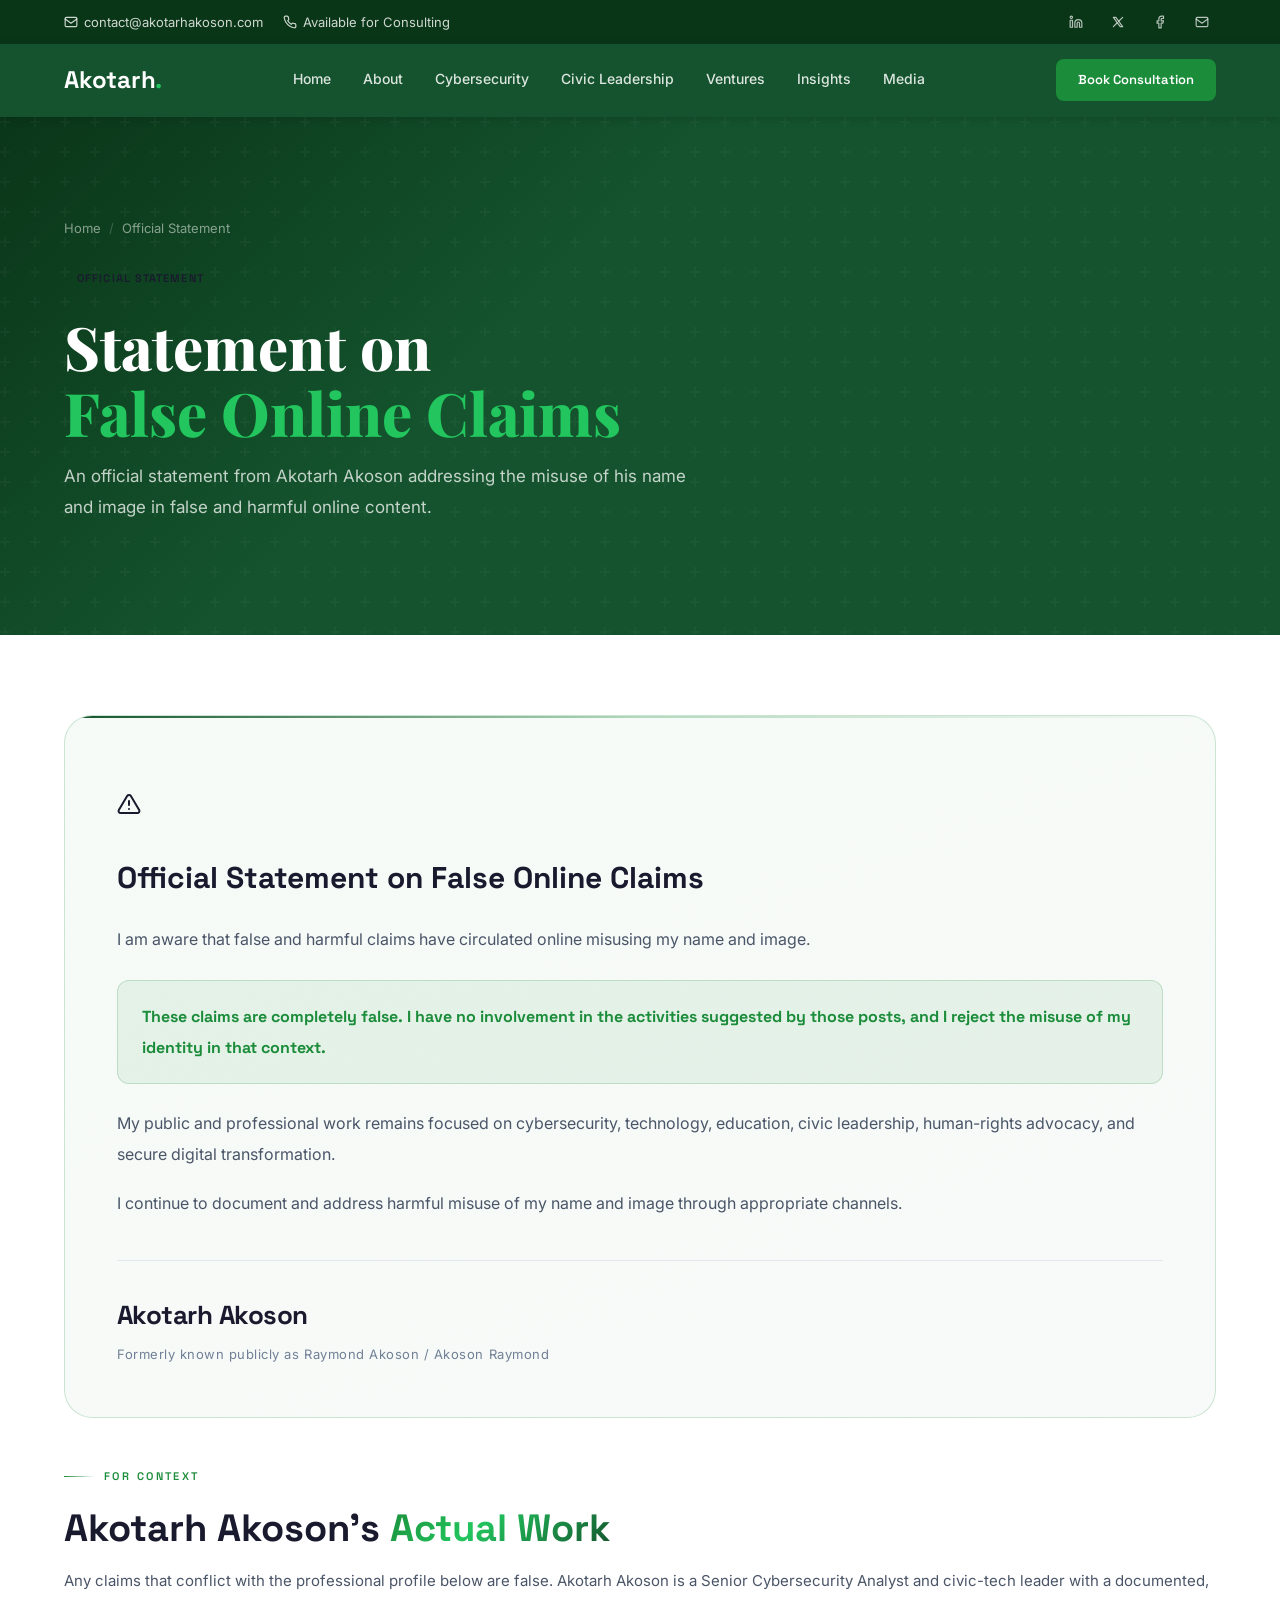
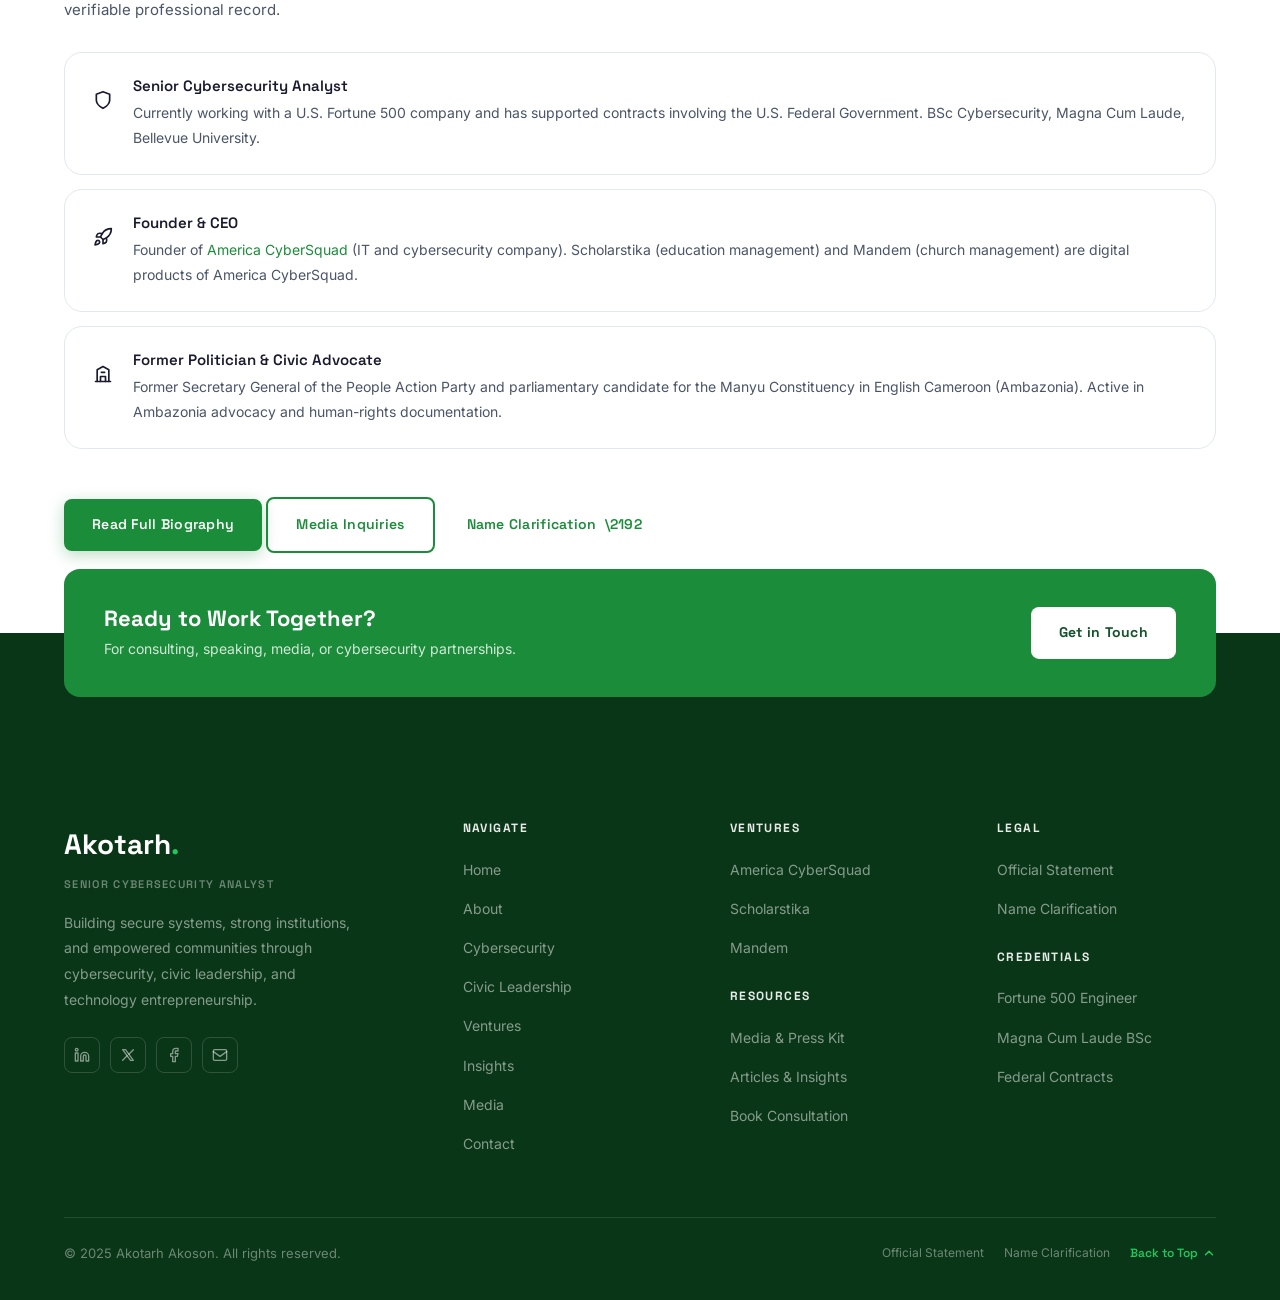
<file: official-statement.html>
<!DOCTYPE html>
<html lang="en">
<head>
<meta charset="UTF-8"/>
<meta name="viewport" content="width=device-width,initial-scale=1.0"/>
<title>Official Statement | Akotarh Akoson</title>
<meta name="description" content="Official statement from Akotarh Akoson addressing false and harmful online claims misusing his name and image."/>
<meta name="author" content="Akotarh Akoson"/>
<meta name="robots" content="index, follow"/>
<meta name="keywords" content="Akotarh Akoson official statement, false claims, name misuse, identity clarification, Raymond Akoson statement, Akoson Raymond statement"/>
<link rel="canonical" href="https://akotarhakoson.com/official-statement"/>
<meta property="og:title" content="Official Statement | Akotarh Akoson"/>
<meta property="og:description" content="Official statement from Akotarh Akoson addressing false and harmful online claims misusing his name and image."/>
<meta property="og:type" content="article"/>
<meta property="og:url" content="https://akotarhakoson.com/official-statement"/>
<meta property="og:site_name" content="Akotarh Akoson"/>
<meta property="og:image" content="https://akotarhakoson.com/images/akotarh-executive.jpg"/>
<meta property="og:image:width" content="1200"/>
<meta property="og:image:height" content="630"/>
<meta property="og:locale" content="en_US"/>
<meta name="twitter:card" content="summary"/>
<meta name="twitter:site" content="@raymond_akoson"/>
<meta name="twitter:title" content="Official Statement | Akotarh Akoson"/>
<meta name="twitter:description" content="Official statement from Akotarh Akoson addressing false and harmful online claims misusing his name and image."/>
<meta name="twitter:image" content="https://akotarhakoson.com/images/akotarh-executive.jpg"/>
<script type="application/ld+json">
{"@context": "https://schema.org", "@type": "WebPage", "name": "Official Statement", "description": "Official statement by Akotarh Akoson addressing false online claims and misinformation.", "mainEntity": {"@type": "Person", "name": "Akotarh Akoson", "alternateName": ["Raymond Akoson", "Akoson Raymond"], "image": "https://akotarhakoson.com/images/akotarh-executive.jpg"}}
</script>
<style>
*,*::before,*::after{box-sizing:border-box;margin:0;padding:0}
html{scroll-behavior:smooth}
body{background:#FFFFFF;color:#1a1a2e;font-family:'Inter',system-ui,sans-serif;line-height:1.7;overflow-x:hidden;-webkit-font-smoothing:antialiased}
a{color:inherit;text-decoration:none}ul{list-style:none}
button{cursor:pointer;font-family:inherit;border:none;background:none}
img{display:block;max-width:100%}
::selection{background:rgba(27,140,58,.2)}

:root{
  --primary:#1B8C3A;--primary-dark:#14532d;--primary-light:#22C55E;
  --dark:#14532d;--darker:#0a3618;
  --text:#1a1a2e;--text-secondary:#4a5568;--text-light:#718096;
  --bg-white:#ffffff;--bg-light:#f7faf8;--bg-alt:#edf5f0;
  --border:#e2e8f0;--border-green:rgba(27,140,58,.2);
  --shadow:0 4px 20px rgba(0,0,0,.08);--shadow-lg:0 12px 40px rgba(0,0,0,.12);
  --radius:8px;--radius-lg:16px;
  --ease:cubic-bezier(.4,0,.2,1);
}

/* LAYOUT */
.container{max-width:1200px;margin:0 auto;padding:0 24px}
.section{padding:80px 0}

/* TYPOGRAPHY */
h1,h2,h3,h4,h5{font-family:'Space Grotesk',sans-serif;font-weight:700;line-height:1.2;color:var(--text)}
.section-header{text-align:center;margin-bottom:60px}
.section-header h2{font-family:'Playfair Display',serif;font-size:clamp(28px,4vw,42px);margin-bottom:16px;font-weight:700}
.section-header p{font-size:17px;color:var(--text-secondary);max-width:620px;margin:0 auto;line-height:1.8}
.section-label{display:inline-block;font-family:'Space Grotesk',sans-serif;font-size:13px;font-weight:600;letter-spacing:.1em;text-transform:uppercase;color:var(--primary);margin-bottom:12px}
.accent-line{width:60px;height:3px;background:var(--primary);margin:16px auto 0;border-radius:2px}
.accent-line.left{margin:16px 0 0}

/* TOP BAR */
.top-bar{background:var(--darker);color:rgba(255,255,255,.8);font-size:13px;padding:8px 0}
.top-bar .container{display:flex;align-items:center;justify-content:space-between}
.top-bar-left{display:flex;align-items:center;gap:20px}
.top-bar-left a{color:rgba(255,255,255,.8);display:flex;align-items:center;gap:6px;transition:color .3s}
.top-bar-left a:hover{color:#fff}
.top-bar-left svg{width:14px;height:14px;flex-shrink:0}
.top-bar-right{display:flex;align-items:center;gap:14px}
.top-bar-right a{width:28px;height:28px;display:flex;align-items:center;justify-content:center;color:rgba(255,255,255,.7);border-radius:50%;transition:color .3s,background .3s}
.top-bar-right a:hover{color:#fff;background:rgba(255,255,255,.1)}
.top-bar-right svg{width:14px;height:14px}

/* NAV */
.nav{background:var(--dark);padding:0;position:sticky;top:0;z-index:1000;box-shadow:0 2px 8px rgba(0,0,0,.15)}
.nav .container{display:flex;align-items:center;justify-content:space-between}
.nav-logo{font-family:'Space Grotesk',sans-serif;font-size:24px;font-weight:700;color:#fff;padding:16px 0;letter-spacing:-.01em}
.nav-logo span{color:var(--primary-light);font-weight:700}
.nav-links{display:flex;align-items:center;gap:0}
.nav-links a{display:block;padding:18px 16px;font-size:14px;font-weight:500;color:rgba(255,255,255,.85);transition:all .3s;border-bottom:3px solid transparent;font-family:'Inter',sans-serif}
.nav-links a:hover,.nav-links a.active{color:#fff;background:rgba(255,255,255,.06);border-bottom-color:var(--primary-light)}
.nav-cta{font-family:'Space Grotesk',sans-serif;font-size:13px;font-weight:600;padding:10px 22px;background:var(--primary);color:#fff;border-radius:var(--radius);transition:all .3s}
.nav-cta:hover{background:var(--primary-light);transform:translateY(-1px)}
.hbg{display:none;flex-direction:column;gap:5px;padding:4px;cursor:pointer;z-index:1001}
.hbg span{width:24px;height:2.5px;background:#fff;border-radius:2px;display:block;transition:transform .4s var(--ease),opacity .3s}
.hbg.active span:nth-child(1){transform:translateY(7.5px) rotate(45deg)}
.hbg.active span:nth-child(2){opacity:0;transform:scaleX(0)}
.hbg.active span:nth-child(3){transform:translateY(-7.5px) rotate(-45deg)}

/* MOBILE NAV */
.mob{position:fixed;inset:0;z-index:999;background:var(--dark);display:flex;flex-direction:column;align-items:center;justify-content:center;gap:0;clip-path:circle(0% at calc(100% - 36px) 72px);transition:clip-path .5s cubic-bezier(.4,0,.0,1);pointer-events:none}
.mob.open{clip-path:circle(150% at calc(100% - 36px) 72px);pointer-events:auto}
.mob-links{display:flex;flex-direction:column;align-items:center;gap:8px}
.mob-links a{font-family:'Space Grotesk',sans-serif;font-size:28px;font-weight:700;color:rgba(255,255,255,.8);transition:color .3s,transform .4s,opacity .4s;opacity:0;transform:translateY(20px)}
.mob.open .mob-links a{opacity:1;transform:translateY(0)}
.mob.open .mob-links a:nth-child(1){transition-delay:.1s}
.mob.open .mob-links a:nth-child(2){transition-delay:.15s}
.mob.open .mob-links a:nth-child(3){transition-delay:.2s}
.mob.open .mob-links a:nth-child(4){transition-delay:.25s}
.mob.open .mob-links a:nth-child(5){transition-delay:.3s}
.mob.open .mob-links a:nth-child(6){transition-delay:.35s}
.mob.open .mob-links a:nth-child(7){transition-delay:.4s}
.mob-links a:hover{color:var(--primary-light)}
.mob-cta{margin-top:36px;opacity:0;transform:translateY(16px);transition:all .4s var(--ease);transition-delay:0s}
.mob.open .mob-cta{opacity:1;transform:translateY(0);transition-delay:.45s}
.mob-social{display:flex;gap:14px;margin-top:28px;opacity:0;transition:opacity .4s;transition-delay:0s}
.mob.open .mob-social{opacity:1;transition-delay:.5s}
.mob-social a{width:40px;height:40px;border-radius:50%;border:1px solid rgba(255,255,255,.2);display:flex;align-items:center;justify-content:center;color:rgba(255,255,255,.7);transition:all .3s}
.mob-social a:hover{border-color:var(--primary-light);color:var(--primary-light)}
.mob-social svg{width:16px;height:16px}

/* PAGE HERO (dark gradient) */
.page-hero{padding:100px 0 80px;position:relative;overflow:hidden;background:linear-gradient(135deg,var(--darker) 0%,var(--dark) 40%,var(--primary-dark) 100%)}
.page-hero-pattern{position:absolute;inset:0;background-image:url("data:image/svg+xml,%3Csvg width='60' height='60' viewBox='0 0 60 60' xmlns='http://www.w3.org/2000/svg'%3E%3Cg fill='none' fill-rule='evenodd'%3E%3Cg fill='%23ffffff' fill-opacity='0.03'%3E%3Cpath d='M36 34v-4h-2v4h-4v2h4v4h2v-4h4v-2h-4zm0-30V0h-2v4h-4v2h4v4h2V6h4V4h-4zM6 34v-4H4v4H0v2h4v4h2v-4h4v-2H6zM6 4V0H4v4H0v2h4v4h2V6h4V4H6z'/%3E%3C/g%3E%3C/g%3E%3C/svg%3E")}
.page-hero .container{position:relative;z-index:2}
.breadcrumb{display:flex;align-items:center;gap:8px;font-size:13px;color:rgba(255,255,255,.5);margin-bottom:24px}
.breadcrumb a{color:rgba(255,255,255,.5);transition:color .3s}
.breadcrumb a:hover{color:var(--primary-light)}
.page-hero h1{font-family:'Playfair Display',serif;font-size:clamp(36px,5.5vw,60px);color:#fff;margin-bottom:16px;font-weight:800;line-height:1.1}
.page-hero h1 .highlight{color:var(--primary-light)}
.page-hero-desc{font-size:17px;color:rgba(255,255,255,.75);max-width:640px;line-height:1.85;margin-bottom:32px}
.page-hero-chip{display:inline-flex;align-items:center;gap:8px;background:rgba(34,197,94,.15);border:1px solid rgba(34,197,94,.3);border-radius:100px;padding:6px 18px;margin-bottom:20px;font-family:'Space Grotesk',sans-serif;font-size:12px;font-weight:600;letter-spacing:.1em;text-transform:uppercase;color:var(--primary-light)}

/* BUTTONS */
.btn{display:inline-flex;align-items:center;gap:10px;font-family:'Space Grotesk',sans-serif;font-size:14px;font-weight:600;padding:14px 28px;border-radius:var(--radius);transition:all .3s var(--ease);white-space:nowrap;letter-spacing:.02em}
.btn-primary{background:var(--primary);color:#fff;box-shadow:0 4px 16px rgba(27,140,58,.3)}
.btn-primary:hover{background:var(--primary-light);transform:translateY(-2px);box-shadow:0 8px 28px rgba(27,140,58,.4)}
.btn-outline{border:2px solid var(--primary);color:var(--primary);background:transparent}
.btn-outline:hover{background:var(--primary);color:#fff}
.btn-outline-white{border:2px solid rgba(255,255,255,.4);color:#fff;background:transparent}
.btn-outline-white:hover{border-color:#fff;background:rgba(255,255,255,.1)}
.btn-ghost{display:inline-flex;align-items:center;gap:8px;font-family:'Space Grotesk',sans-serif;font-size:14px;font-weight:600;color:var(--primary);transition:gap .3s}
.btn-ghost:hover{gap:14px}
.btn-ghost::after{content:'\\2192'}

/* SEC HEADER */
.sec-hd{margin-bottom:48px}
.sec-hd h2{font-family:'Playfair Display',serif;font-size:clamp(28px,4vw,42px);color:var(--text);margin-bottom:16px;font-weight:700}
.sec-hd h2 .highlight{color:var(--primary)}
.sec-hd p{font-size:17px;color:var(--text-secondary);max-width:580px;line-height:1.8}
.eyebrow{display:inline-flex;align-items:center;gap:10px;font-family:'Space Grotesk',sans-serif;font-size:11px;font-weight:600;letter-spacing:.22em;text-transform:uppercase;color:var(--primary);margin-bottom:20px}
.eyebrow i{width:30px;height:1px;background:linear-gradient(90deg,var(--primary),transparent)}
.gt{background:linear-gradient(135deg,var(--primary) 0%,#22C55E 40%,var(--primary-dark) 100%);-webkit-background-clip:text;-webkit-text-fill-color:transparent;background-clip:text}

/* CHIPS */
.chip{display:inline-flex;align-items:center;gap:6px;font-family:'Space Grotesk',sans-serif;font-size:11px;font-weight:600;letter-spacing:.1em;text-transform:uppercase;padding:5px 13px;border-radius:100px}
.chip-c{background:rgba(27,140,58,.1);border:1px solid rgba(27,140,58,.22);color:var(--primary)}

/* FOOTER */
.footer{background:var(--darker);color:rgba(255,255,255,.7);padding:0;position:relative}
.footer-cta-bar{display:flex;align-items:center;justify-content:space-between;gap:24px;background:var(--primary);border-radius:var(--radius-lg);padding:36px 40px;margin-bottom:60px;transform:translateY(-50%);flex-wrap:wrap}
.footer-cta-bar h3{font-family:'Space Grotesk',sans-serif;font-size:22px;font-weight:700;color:#fff;margin-bottom:6px}
.footer-cta-bar p{font-size:14px;color:rgba(255,255,255,.8)}
.footer-cta-bar .btn{background:#fff;color:var(--primary-dark);font-weight:700}
.footer-cta-bar .btn:hover{transform:translateY(-2px);box-shadow:0 8px 24px rgba(0,0,0,.2)}
.footer-grid{display:grid;grid-template-columns:1.6fr 1fr 1fr 1fr;gap:48px;padding-bottom:48px}
.footer-brand{font-family:'Space Grotesk',sans-serif;font-size:28px;font-weight:700;color:#fff;margin-bottom:6px}
.footer-brand span{color:var(--primary-light)}
.footer-tagline{font-family:'Space Grotesk',sans-serif;font-size:11px;font-weight:600;letter-spacing:.12em;text-transform:uppercase;color:rgba(255,255,255,.4);margin-bottom:16px}
.footer-desc{font-size:14px;color:rgba(255,255,255,.5);line-height:1.85;margin-bottom:24px;max-width:300px}
.footer-social{display:flex;gap:10px}
.footer-social a{width:36px;height:36px;border-radius:var(--radius);border:1px solid rgba(255,255,255,.15);display:flex;align-items:center;justify-content:center;color:rgba(255,255,255,.5);transition:all .3s}
.footer-social a:hover{border-color:var(--primary-light);color:var(--primary-light);background:rgba(255,255,255,.05)}
.footer-col h5{font-family:'Space Grotesk',sans-serif;font-size:12px;font-weight:700;letter-spacing:.12em;text-transform:uppercase;color:rgba(255,255,255,.9);margin-bottom:20px}
.footer-col ul li{margin-bottom:12px}
.footer-col a{font-size:14px;color:rgba(255,255,255,.5);transition:color .3s,padding-left .3s}
.footer-col a:hover{color:var(--primary-light);padding-left:4px}
.footer-divider{height:1px;background:rgba(255,255,255,.1);margin-bottom:24px}
.footer-bottom{display:flex;align-items:center;justify-content:space-between;flex-wrap:wrap;gap:12px;padding-bottom:36px}
.footer-copy{font-size:13px;color:rgba(255,255,255,.4)}
.footer-legal{display:flex;align-items:center;gap:20px}
.footer-legal a{font-size:12px;color:rgba(255,255,255,.4);transition:color .3s}
.footer-legal a:hover{color:rgba(255,255,255,.7)}
.footer-top{display:inline-flex;align-items:center;gap:4px;font-size:12px;color:var(--primary-light) !important;font-weight:600;font-family:'Space Grotesk',sans-serif}
.footer-top:hover{gap:6px}

/* SCROLL REVEAL */
.reveal{opacity:0;transform:translateY(28px);transition:opacity .7s var(--ease),transform .7s var(--ease)}
.reveal.visible{opacity:1;transform:translateY(0)}
.from-left{transform:translateX(-40px) translateY(0)}
.from-left.visible{transform:translateX(0)}
.d1{transition-delay:.06s}.d2{transition-delay:.12s}.d3{transition-delay:.18s}.d4{transition-delay:.24s}

/* RESPONSIVE */
@media(max-width:900px){
  .top-bar{display:none}
  .section{padding:64px 0}
  .nav-links,.nav-cta{display:none}
  .hbg{display:flex}
  .page-hero{padding:80px 0 60px}
  .page-hero h1{font-size:clamp(28px,7vw,44px)}
  .footer-grid{grid-template-columns:1fr 1fr;gap:36px}
}
@media(max-width:640px){
  .section{padding:48px 0}
  .container{padding:0 16px}
  .page-hero{padding:64px 0 48px}
  .footer-grid{grid-template-columns:1fr}
  .footer-cta-bar{flex-direction:column;text-align:center;padding:28px 20px;transform:translateY(-30px)}
  .footer-cta-bar .btn{width:100%}
  .footer-bottom{flex-direction:column;gap:14px;text-align:center}
  .footer-legal{flex-wrap:wrap;justify-content:center}
}
/* PAGE-SPECIFIC */
/* STATEMENT CARD */
.statement-card{background:linear-gradient(160deg,rgba(27,140,58,.04),var(--bg-light));border:1px solid rgba(27,140,58,.2);border-radius:28px;padding:52px;margin-bottom:40px;position:relative;overflow:hidden}
.statement-card::before{content:'';position:absolute;top:0;left:0;right:0;height:2px;background:linear-gradient(90deg,var(--primary-dark),rgba(27,140,58,.3),transparent)}
.statement-warn-icon{font-size:40px;margin-bottom:24px}
.statement-card h2{font-size:clamp(22px,3vw,30px);color:var(--text);margin-bottom:28px}
.statement-card p{font-size:16px;color:var(--text-secondary);line-height:1.95;margin-bottom:18px}
.statement-card p:last-of-type{margin-bottom:0}
.statement-false{background:rgba(27,140,58,.08);border:1px solid rgba(27,140,58,.2);border-radius:12px;padding:20px 24px;margin:24px 0}
.statement-false p{font-family:'Space Grotesk',sans-serif;font-size:16px;font-weight:700;color:var(--primary);margin:0}
/* SIGNATURE */
.signature-block{margin-top:40px;padding-top:32px;border-top:1px solid var(--border)}
.signature-name{font-family:'Space Grotesk',sans-serif;font-size:26px;font-weight:700;color:var(--text);margin-bottom:6px;letter-spacing:-.02em}
.signature-sub{font-size:13px;color:var(--text-light);letter-spacing:.04em}
/* ACTUAL WORK */
.work-cards{display:flex;flex-direction:column;gap:14px;margin-top:28px}
.work-card{display:flex;gap:20px;align-items:flex-start;padding:24px 28px;background:var(--bg-white);border:1px solid var(--border);border-radius:18px;transition:all var(--ease)}
.work-card:hover{border-color:var(--border-green);background:rgba(27,140,58,.04)}
.work-icon{font-size:26px;flex-shrink:0;margin-top:2px}
.work-card h4{font-family:'Space Grotesk',sans-serif;font-size:15px;font-weight:600;color:var(--text);margin-bottom:6px}
.work-card p{font-size:14px;color:var(--text-secondary);line-height:1.75}
@media(max-width:900px){.S{padding:72px 0}}
@media(max-width:640px){.S{padding:56px 0} .W{padding:0 20px} .statement-card{padding:32px 24px}}
</style>
<link rel="preconnect" href="https://fonts.googleapis.com"/>
<link rel="preconnect" href="https://fonts.gstatic.com" crossorigin/>
<link href="https://fonts.googleapis.com/css2?family=Playfair+Display:wght@400;500;600;700;800;900&family=Space+Grotesk:wght@400;500;600;700&family=Inter:ital,opsz,wght@0,14..32,300..700;1,14..32,300..700&display=swap" rel="stylesheet"/>
</head>
<body>

<header>
<!-- TOP BAR -->
<div class="top-bar">
  <div class="container">
    <div class="top-bar-left">
      <a href="mailto:contact@akotarhakoson.com"><svg viewBox="0 0 24 24" fill="none" stroke="currentColor" stroke-width="2" stroke-linecap="round" stroke-linejoin="round"><rect x="2" y="4" width="20" height="16" rx="2"/><path d="M22 7l-10 7L2 7"/></svg> contact@akotarhakoson.com</a>
      <a href="mailto:contact@akotarhakoson.com"><svg viewBox="0 0 24 24" fill="none" stroke="currentColor" stroke-width="2" stroke-linecap="round" stroke-linejoin="round"><path d="M22 16.92v3a2 2 0 01-2.18 2 19.79 19.79 0 01-8.63-3.07 19.5 19.5 0 01-6-6 19.79 19.79 0 01-3.07-8.67A2 2 0 014.11 2h3a2 2 0 012 1.72c.127.96.361 1.903.7 2.81a2 2 0 01-.45 2.11L8.09 9.91a16 16 0 006 6l1.27-1.27a2 2 0 012.11-.45c.907.339 1.85.573 2.81.7A2 2 0 0122 16.92z"/></svg> Available for Consulting</a>
    </div>
    <div class="top-bar-right">
      <a href="https://www.linkedin.com/in/akotarhakoson" target="_blank" rel="noopener noreferrer" aria-label="LinkedIn"><svg viewBox="0 0 24 24" fill="none" stroke="currentColor" stroke-width="2" stroke-linecap="round" stroke-linejoin="round"><path d="M16 8a6 6 0 016 6v7h-4v-7a2 2 0 00-4 0v7h-4v-7a6 6 0 016-6z"/><rect x="2" y="9" width="4" height="12"/><circle cx="4" cy="4" r="2"/></svg></a>
      <a href="https://x.com/raymond_akoson" target="_blank" rel="noopener noreferrer" aria-label="X / Twitter"><svg viewBox="0 0 24 24" fill="none" stroke="currentColor" stroke-width="2" stroke-linecap="round" stroke-linejoin="round"><path d="M4 4l11.733 16H20L8.267 4z"/><path d="M4 20l6.768-6.768M20 4l-6.768 6.768"/></svg></a>
      <a href="https://www.facebook.com/akoson.akotarh" target="_blank" rel="noopener noreferrer" aria-label="Facebook"><svg viewBox="0 0 24 24" fill="none" stroke="currentColor" stroke-width="2" stroke-linecap="round" stroke-linejoin="round"><path d="M18 2h-3a5 5 0 00-5 5v3H7v4h3v8h4v-8h3l1-4h-4V7a1 1 0 011-1h3z"/></svg></a>
      <a href="mailto:contact@akotarhakoson.com" aria-label="Email"><svg viewBox="0 0 24 24" fill="none" stroke="currentColor" stroke-width="2" stroke-linecap="round" stroke-linejoin="round"><rect x="2" y="4" width="20" height="16" rx="2"/><path d="M22 7l-10 7L2 7"/></svg></a>
    </div>
  </div>
</div>

<nav class="nav" id="nav" aria-label="Main navigation">
  <div class="container">
    <a href="index.html" class="nav-logo" aria-label="Home">Akotarh<span>.</span></a>
    <div class="nav-links">
      <a href="index.html">Home</a>
      <a href="about.html">About</a>
      <a href="cybersecurity.html">Cybersecurity</a>
      <a href="civic-leadership.html">Civic Leadership</a>
      <a href="ventures.html">Ventures</a>
      <a href="insights.html">Insights</a>
      <a href="media.html">Media</a>
    </div>
    <div style="display:flex;align-items:center;gap:14px">
      <a href="contact.html" class="nav-cta">Book Consultation</a>
      <button class="hbg" id="hbg" aria-label="Open menu"><span></span><span></span><span></span></button>
    </div>
  </div>
</nav>
</header>
<div class="mob" id="mob">
  <div class="mob-links">
    <a href="index.html">Home</a><a href="about.html">About</a><a href="cybersecurity.html">Cybersecurity</a>
    <a href="civic-leadership.html">Civic Leadership</a><a href="ventures.html">Ventures</a>
    <a href="insights.html">Insights</a><a href="media.html">Media</a>
  </div>
  <a href="contact.html" class="btn btn-primary mob-cta">Book Consultation</a>
  <div class="mob-social">
    <a href="https://www.linkedin.com/in/akotarhakoson" target="_blank" rel="noopener noreferrer" aria-label="LinkedIn"><svg viewBox="0 0 24 24" fill="none" stroke="currentColor" stroke-width="2" stroke-linecap="round" stroke-linejoin="round"><path d="M16 8a6 6 0 016 6v7h-4v-7a2 2 0 00-4 0v7h-4v-7a6 6 0 016-6z"/><rect x="2" y="9" width="4" height="12"/><circle cx="4" cy="4" r="2"/></svg></a>
    <a href="https://x.com/raymond_akoson" target="_blank" rel="noopener noreferrer" aria-label="X / Twitter"><svg viewBox="0 0 24 24" fill="none" stroke="currentColor" stroke-width="2" stroke-linecap="round" stroke-linejoin="round"><path d="M4 4l11.733 16H20L8.267 4z"/><path d="M4 20l6.768-6.768M20 4l-6.768 6.768"/></svg></a>
    <a href="https://www.facebook.com/akoson.akotarh" target="_blank" rel="noopener noreferrer" aria-label="Facebook"><svg viewBox="0 0 24 24" fill="none" stroke="currentColor" stroke-width="2" stroke-linecap="round" stroke-linejoin="round"><path d="M18 2h-3a5 5 0 00-5 5v3H7v4h3v8h4v-8h3l1-4h-4V7a1 1 0 011-1h3z"/></svg></a>
    <a href="mailto:contact@akotarhakoson.com" aria-label="Email"><svg viewBox="0 0 24 24" fill="none" stroke="currentColor" stroke-width="2" stroke-linecap="round" stroke-linejoin="round"><rect x="2" y="4" width="20" height="16" rx="2"/><path d="M22 7l-10 7L2 7"/></svg></a>
  </div>
</div>
<main id="main-content">
<section class="page-hero">
  <div class="page-hero-pattern"></div>
  <div class="container">
    <nav class="breadcrumb"><a href="index.html">Home</a><span style="opacity:.4">/</span><span>Official Statement</span></nav>
    <div class="chip chip-warn" style="margin-bottom:20px;display:inline-flex">Official Statement</div>
    <h1>Statement on<br/><span class="highlight">False Online Claims</span></h1>
    <p class="page-hero-desc">An official statement from Akotarh Akoson addressing the misuse of his name and image in false and harmful online content.</p>
  </div>
</section>

<section class="section">
  <div class="container">
    <div class="statement-card reveal">
      <div class="statement-warn-icon"><svg width="24" height="24" viewBox="0 0 24 24" fill="none" stroke="currentColor" stroke-width="2" stroke-linecap="round" stroke-linejoin="round"><path d="M10.29 3.86L1.82 18a2 2 0 001.71 3h16.94a2 2 0 001.71-3L13.71 3.86a2 2 0 00-3.42 0z"/><line x1="12" y1="9" x2="12" y2="13"/><line x1="12" y1="17" x2="12.01" y2="17"/></svg></div>
      <h2>Official Statement on False Online Claims</h2>
      <p>I am aware that false and harmful claims have circulated online misusing my name and image.</p>

      <div class="statement-false">
        <p>These claims are completely false. I have no involvement in the activities suggested by those posts, and I reject the misuse of my identity in that context.</p>
      </div>

      <p>My public and professional work remains focused on cybersecurity, technology, education, civic leadership, human-rights advocacy, and secure digital transformation.</p>
      <p>I continue to document and address harmful misuse of my name and image through appropriate channels.</p>

      <div class="signature-block">
        <div class="signature-name">Akotarh Akoson</div>
        <div class="signature-sub">Formerly known publicly as Raymond Akoson / Akoson Raymond</div>
      </div>
    </div>

    <!-- CONTEXT SECTION -->
    <div class="reveal d1">
      <div class="eyebrow"><i></i>For Context</div>
      <h2 style="font-size:clamp(24px,3.5vw,38px);color:var(--text);margin-bottom:16px">Akotarh Akoson's <span class="gt">Actual Work</span></h2>
      <p style="font-size:15px;color:var(--text-secondary);line-height:1.9;margin-bottom:28px">Any claims that conflict with the professional profile below are false. Akotarh Akoson is a Senior Cybersecurity Analyst and civic-tech leader with a documented, verifiable professional record.</p>

      <div class="work-cards">
        <div class="work-card">
          <div class="work-icon"><svg width="20" height="20" viewBox="0 0 24 24" fill="none" stroke="currentColor" stroke-width="2" stroke-linecap="round" stroke-linejoin="round"><path d="M12 22s8-4 8-10V5l-8-3-8 3v7c0 6 8 10 8 10z"/></svg></div>
          <div>
            <h4>Senior Cybersecurity Analyst</h4>
            <p>Currently working with a U.S. Fortune 500 company and has supported contracts involving the U.S. Federal Government. BSc Cybersecurity, Magna Cum Laude, Bellevue University.</p>
          </div>
        </div>
        <div class="work-card">
          <div class="work-icon"><svg width="20" height="20" viewBox="0 0 24 24" fill="none" stroke="currentColor" stroke-width="2" stroke-linecap="round" stroke-linejoin="round"><path d="M4.5 16.5c-1.5 1.26-2 5-2 5s3.74-.5 5-2c.71-.84.7-2.13-.09-2.91a2.18 2.18 0 00-2.91-.09z"/><path d="M12 15l-3-3a22 22 0 012-3.95A12.88 12.88 0 0122 2c0 2.72-.78 7.5-6 11a22.35 22.35 0 01-4 2z"/><path d="M9 12H4s.55-3.03 2-4c1.62-1.08 5 0 5 0"/><path d="M12 15v5s3.03-.55 4-2c1.08-1.62 0-5 0-5"/></svg></div>
          <div>
            <h4>Founder & CEO</h4>
            <p>Founder of <a href="https://americacybersquad.com/" target="_blank" rel="noopener noreferrer" style="color:var(--primary)">America CyberSquad</a> (IT and cybersecurity company). Scholarstika (education management) and Mandem (church management) are digital products of America CyberSquad.</p>
          </div>
        </div>
        <div class="work-card">
          <div class="work-icon"><svg width="20" height="20" viewBox="0 0 24 24" fill="none" stroke="currentColor" stroke-width="2" stroke-linecap="round" stroke-linejoin="round"><path d="M3 21h18"/><path d="M5 21V7l7-4 7 4v14"/><path d="M9 21v-6h6v6"/><path d="M10 10h4"/></svg></div>
          <div>
            <h4>Former Politician & Civic Advocate</h4>
            <p>Former Secretary General of the People Action Party and parliamentary candidate for the Manyu Constituency in English Cameroon (Ambazonia). Active in Ambazonia advocacy and human-rights documentation.</p>
          </div>
        </div>
      </div>

      <div class="btns reveal" style="margin-top:48px;flex-wrap:wrap">
        <a href="about.html" class="btn btn-primary">Read Full Biography</a>
        <a href="contact.html" class="btn btn-outline">Media Inquiries</a>
        <a href="raymond-akoson.html" class="btn btn-ghost">Name Clarification</a>
      </div>
    </div>
  </div>
</section>

</main>

<footer class="footer">
  <div class="container">
    <div class="footer-cta-bar">
      <div><h3>Ready to Work Together?</h3><p>For consulting, speaking, media, or cybersecurity partnerships.</p></div>
      <a href="contact.html" class="btn">Get in Touch</a>
    </div>

    <div class="footer-grid">
      <div>
        <div class="footer-brand">Akotarh<span>.</span></div>
        <div class="footer-tagline">Senior Cybersecurity Analyst</div>
        <p class="footer-desc">Building secure systems, strong institutions, and empowered communities through cybersecurity, civic leadership, and technology entrepreneurship.</p>
        <div class="footer-social">
          <a href="https://www.linkedin.com/in/akotarhakoson" target="_blank" rel="noopener noreferrer" aria-label="LinkedIn"><svg width="16" height="16" viewBox="0 0 24 24" fill="none" stroke="currentColor" stroke-width="2" stroke-linecap="round" stroke-linejoin="round"><path d="M16 8a6 6 0 016 6v7h-4v-7a2 2 0 00-4 0v7h-4v-7a6 6 0 016-6z"/><rect x="2" y="9" width="4" height="12"/><circle cx="4" cy="4" r="2"/></svg></a>
          <a href="https://x.com/raymond_akoson" target="_blank" rel="noopener noreferrer" aria-label="X / Twitter"><svg width="16" height="16" viewBox="0 0 24 24" fill="none" stroke="currentColor" stroke-width="2" stroke-linecap="round" stroke-linejoin="round"><path d="M4 4l11.733 16H20L8.267 4z"/><path d="M4 20l6.768-6.768M20 4l-6.768 6.768"/></svg></a>
          <a href="https://www.facebook.com/akoson.akotarh" target="_blank" rel="noopener noreferrer" aria-label="Facebook"><svg width="16" height="16" viewBox="0 0 24 24" fill="none" stroke="currentColor" stroke-width="2" stroke-linecap="round" stroke-linejoin="round"><path d="M18 2h-3a5 5 0 00-5 5v3H7v4h3v8h4v-8h3l1-4h-4V7a1 1 0 011-1h3z"/></svg></a>
          <a href="mailto:contact@akotarhakoson.com" aria-label="Email"><svg width="16" height="16" viewBox="0 0 24 24" fill="none" stroke="currentColor" stroke-width="2" stroke-linecap="round" stroke-linejoin="round"><rect x="2" y="4" width="20" height="16" rx="2"/><path d="M22 7l-10 7L2 7"/></svg></a>
        </div>
      </div>

      <nav class="footer-col"><h5>Navigate</h5><ul>
        <li><a href="index.html">Home</a></li><li><a href="about.html">About</a></li><li><a href="cybersecurity.html">Cybersecurity</a></li>
        <li><a href="civic-leadership.html">Civic Leadership</a></li><li><a href="ventures.html">Ventures</a></li>
        <li><a href="insights.html">Insights</a></li><li><a href="media.html">Media</a></li><li><a href="contact.html">Contact</a></li>
      </ul></nav>

      <nav class="footer-col"><h5>Ventures</h5><ul>
        <li><a href="https://americacybersquad.com/" target="_blank" rel="noopener noreferrer">America CyberSquad</a></li><li><a href="https://scholarstika.org/" target="_blank" rel="noopener noreferrer">Scholarstika</a></li><li><a href="ventures.html">Mandem</a></li>
      </ul><h5 style="margin-top:28px">Resources</h5><ul>
        <li><a href="media.html">Media &amp; Press Kit</a></li><li><a href="insights.html">Articles &amp; Insights</a></li>
        <li><a href="contact.html">Book Consultation</a></li>
      </ul></nav>

      <nav class="footer-col"><h5>Legal</h5><ul>
        <li><a href="official-statement.html">Official Statement</a></li><li><a href="raymond-akoson.html">Name Clarification</a></li>
      </ul><h5 style="margin-top:28px">Credentials</h5><ul>
        <li><a href="cybersecurity.html">Fortune 500 Engineer</a></li><li><a href="about.html">Magna Cum Laude BSc</a></li>
        <li><a href="cybersecurity.html">Federal Contracts</a></li>
      </ul></nav>
    </div>

    <div class="footer-divider"></div>

    <div class="footer-bottom">
      <p class="footer-copy">&copy; 2025 Akotarh Akoson. All rights reserved.</p>
      <div class="footer-legal">
        <a href="official-statement.html">Official Statement</a>
        <a href="raymond-akoson.html">Name Clarification</a>
        <a href="#" onclick="window.scrollTo({top:0,behavior:'smooth'});return false" class="footer-top">Back to Top <svg width="14" height="14" viewBox="0 0 24 24" fill="none" stroke="currentColor" stroke-width="2.5" stroke-linecap="round" stroke-linejoin="round"><path d="M18 15l-6-6-6 6"/></svg></a>
      </div>
    </div>
  </div>
</footer>
<script>
/* Mobile nav */
const mob=document.getElementById('mob');const hbg=document.getElementById('hbg');
function toggleMob(){const open=mob.classList.toggle('open');hbg.classList.toggle('active');document.body.style.overflow=open?'hidden':''}
hbg.onclick=toggleMob;
mob.querySelectorAll('a').forEach(a=>a.addEventListener('click',()=>{mob.classList.remove('open');hbg.classList.remove('active');document.body.style.overflow=''}));
/* Scroll reveal */
const io=new IntersectionObserver(es=>{es.forEach(e=>{if(e.isIntersecting){e.target.classList.add('visible');io.unobserve(e.target)}})},{threshold:0.02,rootMargin:'0px 0px 60px 0px'});
document.querySelectorAll('.reveal').forEach(el=>io.observe(el));
setTimeout(()=>document.querySelectorAll('.reveal:not(.visible)').forEach(el=>el.classList.add('visible')),2000);
</script>
</body>
</html>
</file>
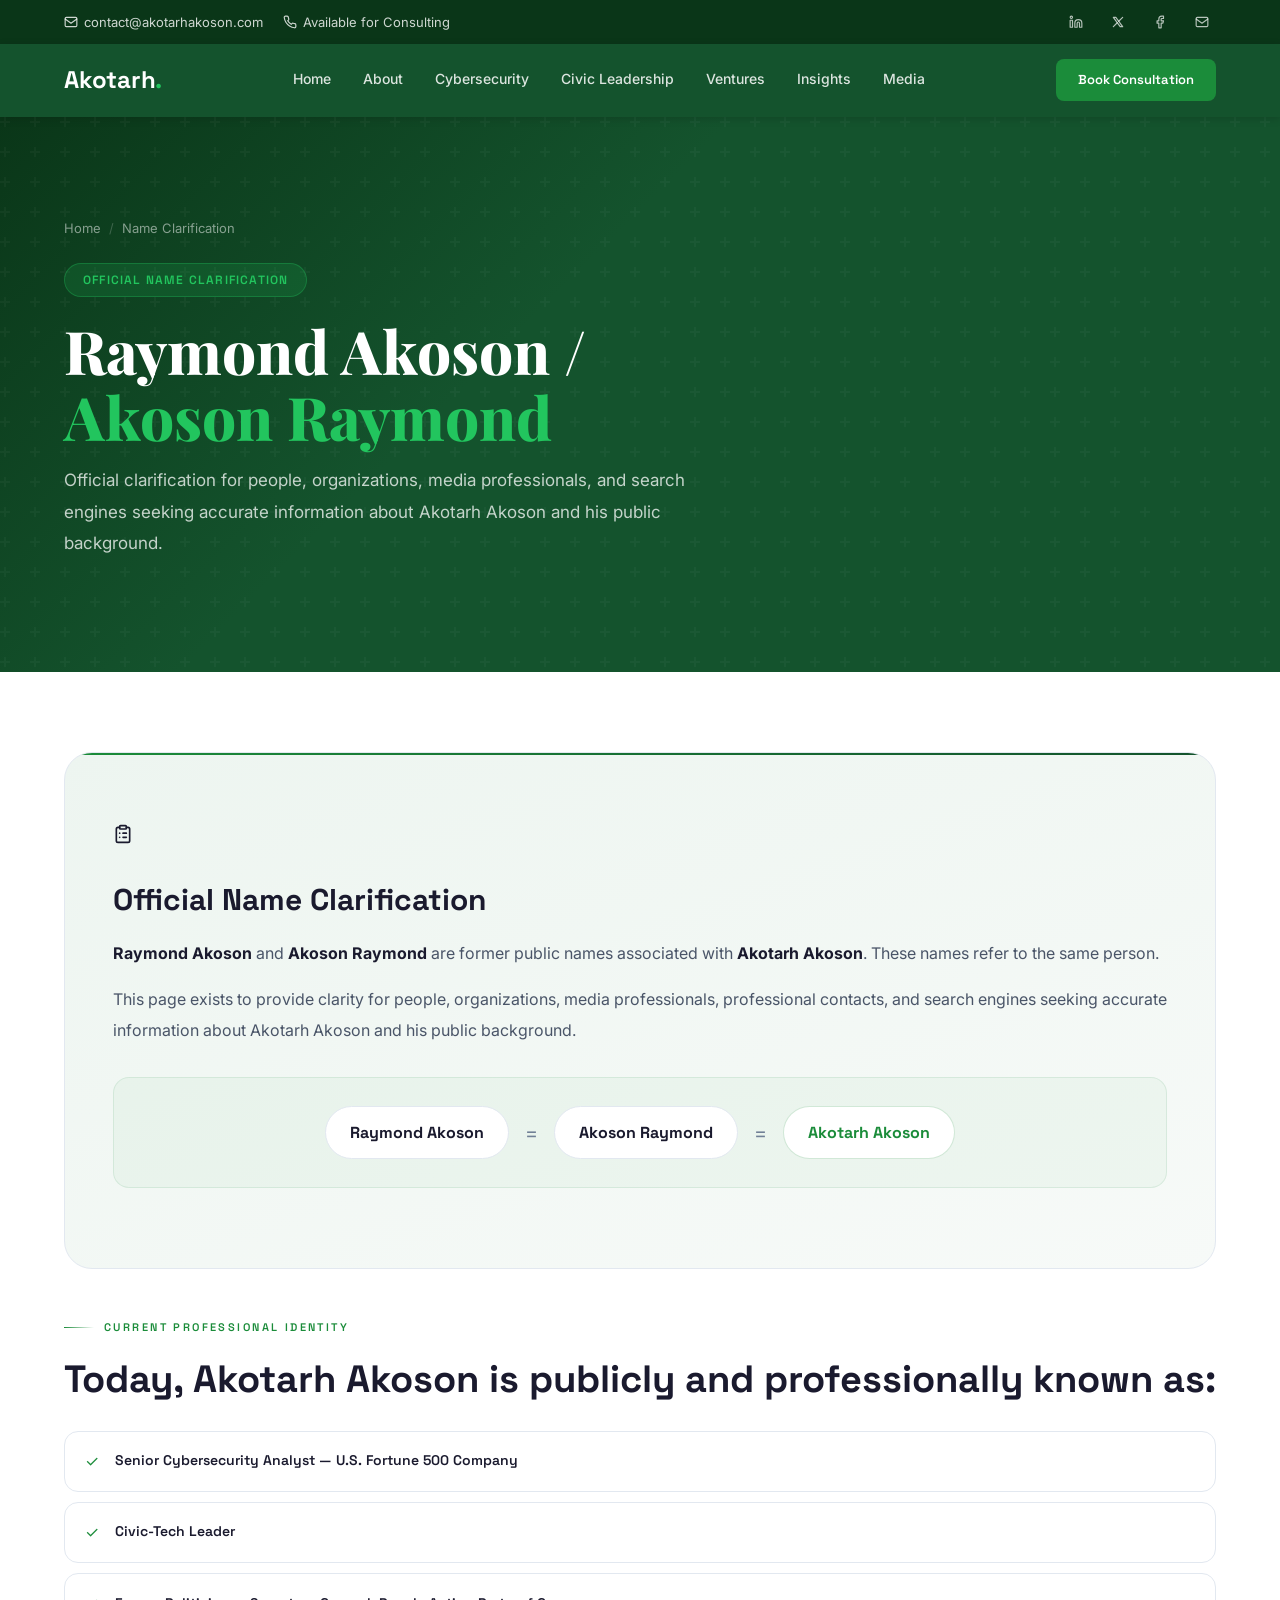
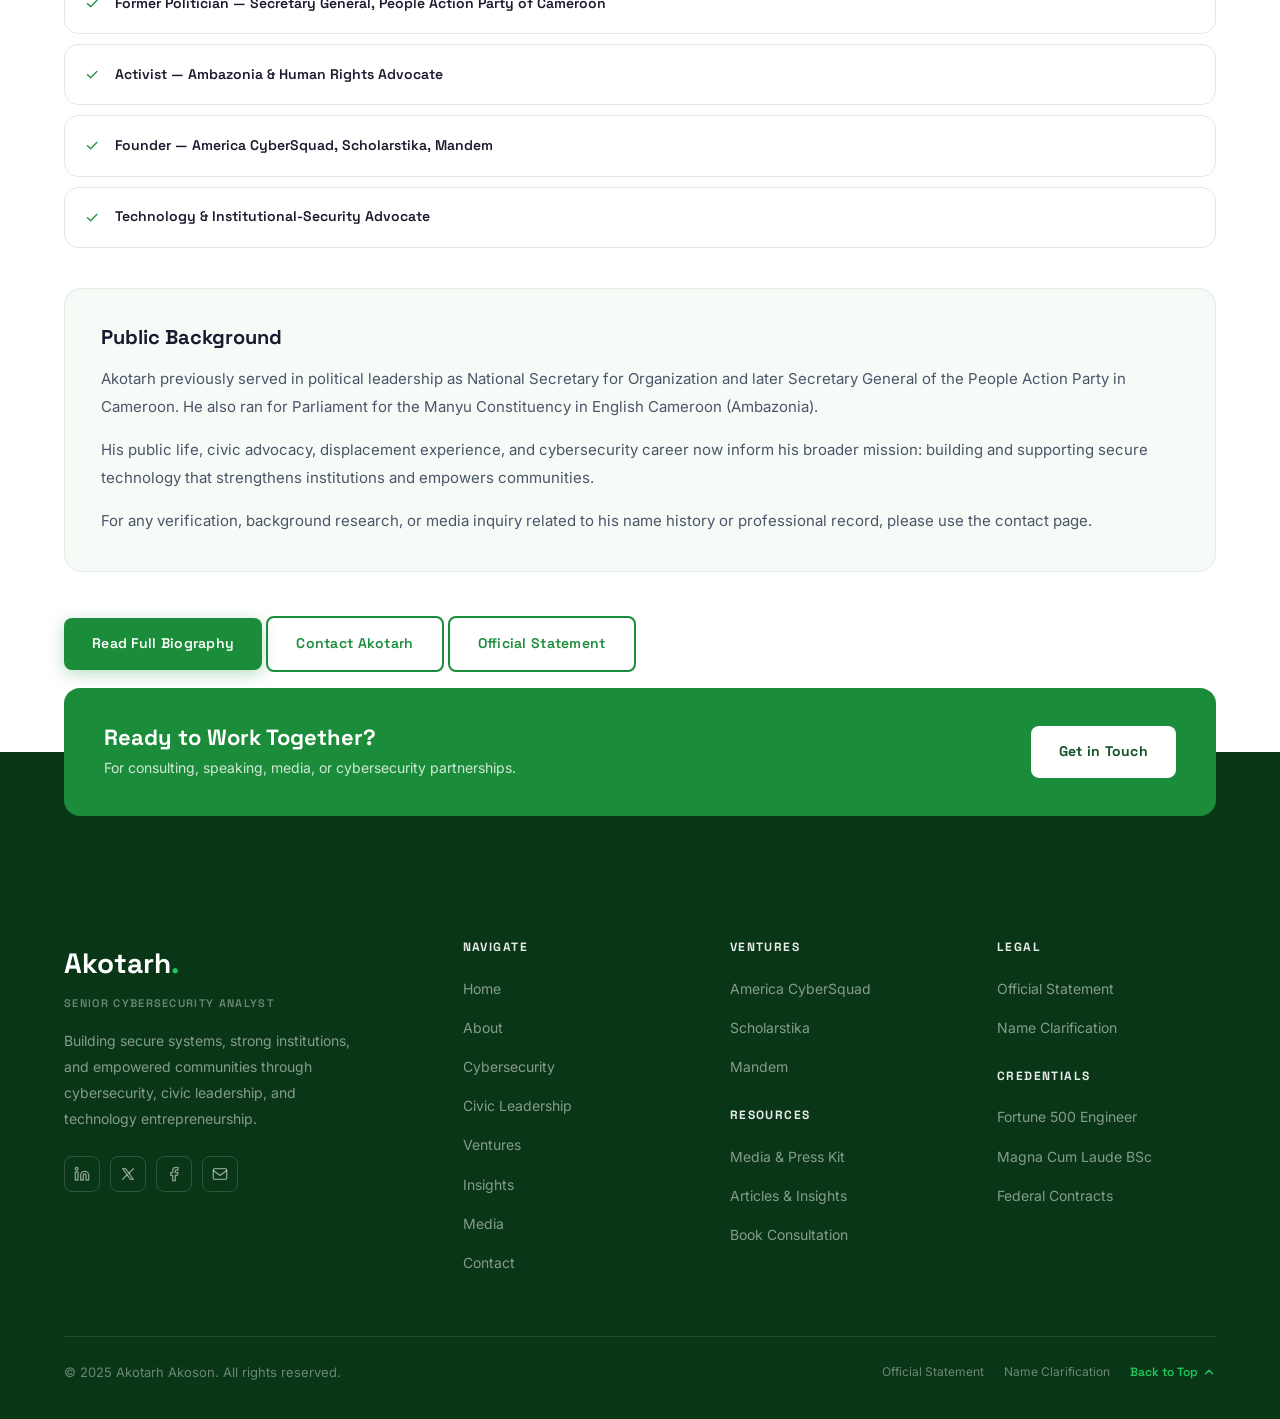
<file: raymond-akoson.html>
<!DOCTYPE html>
<html lang="en">
<head>
<meta charset="UTF-8"/>
<meta name="viewport" content="width=device-width,initial-scale=1.0"/>
<title>Raymond Akoson Name Clarification</title>
<meta name="description" content="Raymond Akoson and Akoson Raymond are former public names of Akotarh Akoson — Senior Cybersecurity Analyst, civic-tech leader, former politician, activist, and founder."/>
<meta name="author" content="Akotarh Akoson"/>
<meta name="robots" content="index, follow"/>
<meta name="keywords" content="Raymond Akoson, Akoson Raymond, Akotarh Akoson, name change, former politician, cybersecurity engineer, civic leader, People Action Party, Cameroon, Bellevue University"/>
<link rel="canonical" href="https://akotarhakoson.com/raymond-akoson-akoson-raymond"/>
<meta property="og:title" content="Raymond Akoson Name Clarification"/>
<meta property="og:description" content="Raymond Akoson and Akoson Raymond are former public names of Akotarh Akoson — Senior Cybersecurity Analyst, civic-tech leader, former politician, and founder."/>
<meta property="og:type" content="profile"/>
<meta property="og:url" content="https://akotarhakoson.com/raymond-akoson-akoson-raymond"/>
<meta property="og:site_name" content="Akotarh Akoson"/>
<meta property="og:image" content="https://akotarhakoson.com/images/akotarh-executive.jpg"/>
<meta property="og:image:width" content="1200"/>
<meta property="og:image:height" content="630"/>
<meta property="og:locale" content="en_US"/>
<meta property="profile:first_name" content="Akotarh"/>
<meta property="profile:last_name" content="Akoson"/>
<meta name="twitter:card" content="summary_large_image"/>
<meta name="twitter:site" content="@raymond_akoson"/>
<meta name="twitter:title" content="Raymond Akoson / Akoson Raymond | Akotarh Akoson"/>
<meta name="twitter:description" content="Raymond Akoson and Akoson Raymond are former public names of Akotarh Akoson — cybersecurity engineer, civic-tech leader, and founder."/>
<meta name="twitter:image" content="https://akotarhakoson.com/images/akotarh-executive.jpg"/>
<link rel="preconnect" href="https://fonts.googleapis.com"/>
<link rel="preconnect" href="https://fonts.gstatic.com" crossorigin/>
<link href="https://fonts.googleapis.com/css2?family=Playfair+Display:wght@400;500;600;700;800;900&family=Space+Grotesk:wght@400;500;600;700&family=Inter:ital,opsz,wght@0,14..32,300..700;1,14..32,300..700&display=swap" rel="stylesheet"/>
<script type="application/ld+json">
{"@context":"https://schema.org","@type":"Person","name":"Akotarh Akoson","alternateName":["Raymond Akoson","Akoson Raymond"],"url":"https://akotarhakoson.com/raymond-akoson-akoson-raymond","jobTitle":"Senior Cybersecurity Analyst","description":"Raymond Akoson and Akoson Raymond are former public names of Akotarh Akoson, a Senior Cybersecurity Analyst, civic-tech leader, former politician, activist, and founder.","alumniOf":{"@type":"CollegeOrUniversity","name":"Bellevue University"},"sameAs":["https://akotarhakoson.com/","https://akotarhakoson.com/about"]}
</script>
<style>
*,*::before,*::after{box-sizing:border-box;margin:0;padding:0}
html{scroll-behavior:smooth}
body{background:#FFFFFF;color:#1a1a2e;font-family:'Inter',system-ui,sans-serif;line-height:1.7;overflow-x:hidden;-webkit-font-smoothing:antialiased}
a{color:inherit;text-decoration:none}ul{list-style:none}
button{cursor:pointer;font-family:inherit;border:none;background:none}
img{display:block;max-width:100%}
::selection{background:rgba(27,140,58,.2)}

:root{
  --primary:#1B8C3A;--primary-dark:#14532d;--primary-light:#22C55E;
  --dark:#14532d;--darker:#0a3618;
  --text:#1a1a2e;--text-secondary:#4a5568;--text-light:#718096;
  --bg-white:#ffffff;--bg-light:#f7faf8;--bg-alt:#edf5f0;
  --border:#e2e8f0;--border-green:rgba(27,140,58,.2);
  --shadow:0 4px 20px rgba(0,0,0,.08);--shadow-lg:0 12px 40px rgba(0,0,0,.12);
  --radius:8px;--radius-lg:16px;
  --ease:cubic-bezier(.4,0,.2,1);
}

/* LAYOUT */
.container{max-width:1200px;margin:0 auto;padding:0 24px}
.section{padding:80px 0}

/* TYPOGRAPHY */
h1,h2,h3,h4,h5{font-family:'Space Grotesk',sans-serif;font-weight:700;line-height:1.2;color:var(--text)}
.section-header{text-align:center;margin-bottom:60px}
.section-header h2{font-family:'Playfair Display',serif;font-size:clamp(28px,4vw,42px);margin-bottom:16px;font-weight:700}
.section-header p{font-size:17px;color:var(--text-secondary);max-width:620px;margin:0 auto;line-height:1.8}
.section-label{display:inline-block;font-family:'Space Grotesk',sans-serif;font-size:13px;font-weight:600;letter-spacing:.1em;text-transform:uppercase;color:var(--primary);margin-bottom:12px}
.accent-line{width:60px;height:3px;background:var(--primary);margin:16px auto 0;border-radius:2px}
.accent-line.left{margin:16px 0 0}

/* TOP BAR */
.top-bar{background:var(--darker);color:rgba(255,255,255,.8);font-size:13px;padding:8px 0}
.top-bar .container{display:flex;align-items:center;justify-content:space-between}
.top-bar-left{display:flex;align-items:center;gap:20px}
.top-bar-left a{color:rgba(255,255,255,.8);display:flex;align-items:center;gap:6px;transition:color .3s}
.top-bar-left a:hover{color:#fff}
.top-bar-left svg{width:14px;height:14px;flex-shrink:0}
.top-bar-right{display:flex;align-items:center;gap:14px}
.top-bar-right a{width:28px;height:28px;display:flex;align-items:center;justify-content:center;color:rgba(255,255,255,.7);border-radius:50%;transition:color .3s,background .3s}
.top-bar-right a:hover{color:#fff;background:rgba(255,255,255,.1)}
.top-bar-right svg{width:14px;height:14px}

/* NAV */
.nav{background:var(--dark);padding:0;position:sticky;top:0;z-index:1000;box-shadow:0 2px 8px rgba(0,0,0,.15)}
.nav .container{display:flex;align-items:center;justify-content:space-between}
.nav-logo{font-family:'Space Grotesk',sans-serif;font-size:24px;font-weight:700;color:#fff;padding:16px 0;letter-spacing:-.01em}
.nav-logo span{color:var(--primary-light);font-weight:700}
.nav-links{display:flex;align-items:center;gap:0}
.nav-links a{display:block;padding:18px 16px;font-size:14px;font-weight:500;color:rgba(255,255,255,.85);transition:all .3s;border-bottom:3px solid transparent;font-family:'Inter',sans-serif}
.nav-links a:hover,.nav-links a.active{color:#fff;background:rgba(255,255,255,.06);border-bottom-color:var(--primary-light)}
.nav-cta{font-family:'Space Grotesk',sans-serif;font-size:13px;font-weight:600;padding:10px 22px;background:var(--primary);color:#fff;border-radius:var(--radius);transition:all .3s}
.nav-cta:hover{background:var(--primary-light);transform:translateY(-1px)}
.hbg{display:none;flex-direction:column;gap:5px;padding:4px;cursor:pointer;z-index:1001}
.hbg span{width:24px;height:2.5px;background:#fff;border-radius:2px;display:block;transition:transform .4s var(--ease),opacity .3s}
.hbg.active span:nth-child(1){transform:translateY(7.5px) rotate(45deg)}
.hbg.active span:nth-child(2){opacity:0;transform:scaleX(0)}
.hbg.active span:nth-child(3){transform:translateY(-7.5px) rotate(-45deg)}

/* MOBILE NAV */
.mob{position:fixed;inset:0;z-index:999;background:var(--dark);display:flex;flex-direction:column;align-items:center;justify-content:center;gap:0;clip-path:circle(0% at calc(100% - 36px) 72px);transition:clip-path .5s cubic-bezier(.4,0,.0,1);pointer-events:none}
.mob.open{clip-path:circle(150% at calc(100% - 36px) 72px);pointer-events:auto}
.mob-links{display:flex;flex-direction:column;align-items:center;gap:8px}
.mob-links a{font-family:'Space Grotesk',sans-serif;font-size:28px;font-weight:700;color:rgba(255,255,255,.8);transition:color .3s,transform .4s,opacity .4s;opacity:0;transform:translateY(20px)}
.mob.open .mob-links a{opacity:1;transform:translateY(0)}
.mob.open .mob-links a:nth-child(1){transition-delay:.1s}
.mob.open .mob-links a:nth-child(2){transition-delay:.15s}
.mob.open .mob-links a:nth-child(3){transition-delay:.2s}
.mob.open .mob-links a:nth-child(4){transition-delay:.25s}
.mob.open .mob-links a:nth-child(5){transition-delay:.3s}
.mob.open .mob-links a:nth-child(6){transition-delay:.35s}
.mob.open .mob-links a:nth-child(7){transition-delay:.4s}
.mob-links a:hover{color:var(--primary-light)}
.mob-cta{margin-top:36px;opacity:0;transform:translateY(16px);transition:all .4s var(--ease);transition-delay:0s}
.mob.open .mob-cta{opacity:1;transform:translateY(0);transition-delay:.45s}
.mob-social{display:flex;gap:14px;margin-top:28px;opacity:0;transition:opacity .4s;transition-delay:0s}
.mob.open .mob-social{opacity:1;transition-delay:.5s}
.mob-social a{width:40px;height:40px;border-radius:50%;border:1px solid rgba(255,255,255,.2);display:flex;align-items:center;justify-content:center;color:rgba(255,255,255,.7);transition:all .3s}
.mob-social a:hover{border-color:var(--primary-light);color:var(--primary-light)}
.mob-social svg{width:16px;height:16px}

/* PAGE HERO (dark gradient) */
.page-hero{padding:100px 0 80px;position:relative;overflow:hidden;background:linear-gradient(135deg,var(--darker) 0%,var(--dark) 40%,var(--primary-dark) 100%)}
.page-hero-pattern{position:absolute;inset:0;background-image:url("data:image/svg+xml,%3Csvg width='60' height='60' viewBox='0 0 60 60' xmlns='http://www.w3.org/2000/svg'%3E%3Cg fill='none' fill-rule='evenodd'%3E%3Cg fill='%23ffffff' fill-opacity='0.03'%3E%3Cpath d='M36 34v-4h-2v4h-4v2h4v4h2v-4h4v-2h-4zm0-30V0h-2v4h-4v2h4v4h2V6h4V4h-4zM6 34v-4H4v4H0v2h4v4h2v-4h4v-2H6zM6 4V0H4v4H0v2h4v4h2V6h4V4H6z'/%3E%3C/g%3E%3C/g%3E%3C/svg%3E")}
.page-hero .container{position:relative;z-index:2}
.breadcrumb{display:flex;align-items:center;gap:8px;font-size:13px;color:rgba(255,255,255,.5);margin-bottom:24px}
.breadcrumb a{color:rgba(255,255,255,.5);transition:color .3s}
.breadcrumb a:hover{color:var(--primary-light)}
.page-hero h1{font-family:'Playfair Display',serif;font-size:clamp(36px,5.5vw,60px);color:#fff;margin-bottom:16px;font-weight:800;line-height:1.1}
.page-hero h1 .highlight{color:var(--primary-light)}
.page-hero-desc{font-size:17px;color:rgba(255,255,255,.75);max-width:640px;line-height:1.85;margin-bottom:32px}
.page-hero-chip{display:inline-flex;align-items:center;gap:8px;background:rgba(34,197,94,.15);border:1px solid rgba(34,197,94,.3);border-radius:100px;padding:6px 18px;margin-bottom:20px;font-family:'Space Grotesk',sans-serif;font-size:12px;font-weight:600;letter-spacing:.1em;text-transform:uppercase;color:var(--primary-light)}

/* BUTTONS */
.btn{display:inline-flex;align-items:center;gap:10px;font-family:'Space Grotesk',sans-serif;font-size:14px;font-weight:600;padding:14px 28px;border-radius:var(--radius);transition:all .3s var(--ease);white-space:nowrap;letter-spacing:.02em}
.btn-primary{background:var(--primary);color:#fff;box-shadow:0 4px 16px rgba(27,140,58,.3)}
.btn-primary:hover{background:var(--primary-light);transform:translateY(-2px);box-shadow:0 8px 28px rgba(27,140,58,.4)}
.btn-outline{border:2px solid var(--primary);color:var(--primary);background:transparent}
.btn-outline:hover{background:var(--primary);color:#fff}
.btn-outline-white{border:2px solid rgba(255,255,255,.4);color:#fff;background:transparent}
.btn-outline-white:hover{border-color:#fff;background:rgba(255,255,255,.1)}
.btn-ghost{display:inline-flex;align-items:center;gap:8px;font-family:'Space Grotesk',sans-serif;font-size:14px;font-weight:600;color:var(--primary);transition:gap .3s}
.btn-ghost:hover{gap:14px}
.btn-ghost::after{content:'\\2192'}

/* SEC HEADER */
.sec-hd{margin-bottom:48px}
.sec-hd h2{font-family:'Playfair Display',serif;font-size:clamp(28px,4vw,42px);color:var(--text);margin-bottom:16px;font-weight:700}
.sec-hd h2 .highlight{color:var(--primary)}
.sec-hd p{font-size:17px;color:var(--text-secondary);max-width:580px;line-height:1.8}
.eyebrow{display:inline-flex;align-items:center;gap:10px;font-family:'Space Grotesk',sans-serif;font-size:11px;font-weight:600;letter-spacing:.22em;text-transform:uppercase;color:var(--primary);margin-bottom:20px}
.eyebrow i{width:30px;height:1px;background:linear-gradient(90deg,var(--primary),transparent)}
.gt{background:linear-gradient(135deg,var(--primary) 0%,#22C55E 40%,var(--primary-dark) 100%);-webkit-background-clip:text;-webkit-text-fill-color:transparent;background-clip:text}

/* CHIPS */
.chip{display:inline-flex;align-items:center;gap:6px;font-family:'Space Grotesk',sans-serif;font-size:11px;font-weight:600;letter-spacing:.1em;text-transform:uppercase;padding:5px 13px;border-radius:100px}
.chip-c{background:rgba(27,140,58,.1);border:1px solid rgba(27,140,58,.22);color:var(--primary)}

/* FOOTER */
.footer{background:var(--darker);color:rgba(255,255,255,.7);padding:0;position:relative}
.footer-cta-bar{display:flex;align-items:center;justify-content:space-between;gap:24px;background:var(--primary);border-radius:var(--radius-lg);padding:36px 40px;margin-bottom:60px;transform:translateY(-50%);flex-wrap:wrap}
.footer-cta-bar h3{font-family:'Space Grotesk',sans-serif;font-size:22px;font-weight:700;color:#fff;margin-bottom:6px}
.footer-cta-bar p{font-size:14px;color:rgba(255,255,255,.8)}
.footer-cta-bar .btn{background:#fff;color:var(--primary-dark);font-weight:700}
.footer-cta-bar .btn:hover{transform:translateY(-2px);box-shadow:0 8px 24px rgba(0,0,0,.2)}
.footer-grid{display:grid;grid-template-columns:1.6fr 1fr 1fr 1fr;gap:48px;padding-bottom:48px}
.footer-brand{font-family:'Space Grotesk',sans-serif;font-size:28px;font-weight:700;color:#fff;margin-bottom:6px}
.footer-brand span{color:var(--primary-light)}
.footer-tagline{font-family:'Space Grotesk',sans-serif;font-size:11px;font-weight:600;letter-spacing:.12em;text-transform:uppercase;color:rgba(255,255,255,.4);margin-bottom:16px}
.footer-desc{font-size:14px;color:rgba(255,255,255,.5);line-height:1.85;margin-bottom:24px;max-width:300px}
.footer-social{display:flex;gap:10px}
.footer-social a{width:36px;height:36px;border-radius:var(--radius);border:1px solid rgba(255,255,255,.15);display:flex;align-items:center;justify-content:center;color:rgba(255,255,255,.5);transition:all .3s}
.footer-social a:hover{border-color:var(--primary-light);color:var(--primary-light);background:rgba(255,255,255,.05)}
.footer-col h5{font-family:'Space Grotesk',sans-serif;font-size:12px;font-weight:700;letter-spacing:.12em;text-transform:uppercase;color:rgba(255,255,255,.9);margin-bottom:20px}
.footer-col ul li{margin-bottom:12px}
.footer-col a{font-size:14px;color:rgba(255,255,255,.5);transition:color .3s,padding-left .3s}
.footer-col a:hover{color:var(--primary-light);padding-left:4px}
.footer-divider{height:1px;background:rgba(255,255,255,.1);margin-bottom:24px}
.footer-bottom{display:flex;align-items:center;justify-content:space-between;flex-wrap:wrap;gap:12px;padding-bottom:36px}
.footer-copy{font-size:13px;color:rgba(255,255,255,.4)}
.footer-legal{display:flex;align-items:center;gap:20px}
.footer-legal a{font-size:12px;color:rgba(255,255,255,.4);transition:color .3s}
.footer-legal a:hover{color:rgba(255,255,255,.7)}
.footer-top{display:inline-flex;align-items:center;gap:4px;font-size:12px;color:var(--primary-light) !important;font-weight:600;font-family:'Space Grotesk',sans-serif}
.footer-top:hover{gap:6px}

/* SCROLL REVEAL */
.reveal{opacity:0;transform:translateY(28px);transition:opacity .7s var(--ease),transform .7s var(--ease)}
.reveal.visible{opacity:1;transform:translateY(0)}
.from-left{transform:translateX(-40px) translateY(0)}
.from-left.visible{transform:translateX(0)}
.d1{transition-delay:.06s}.d2{transition-delay:.12s}.d3{transition-delay:.18s}.d4{transition-delay:.24s}

/* RESPONSIVE */
@media(max-width:900px){
  .top-bar{display:none}
  .section{padding:64px 0}
  .nav-links,.nav-cta{display:none}
  .hbg{display:flex}
  .page-hero{padding:80px 0 60px}
  .page-hero h1{font-size:clamp(28px,7vw,44px)}
  .footer-grid{grid-template-columns:1fr 1fr;gap:36px}
}
@media(max-width:640px){
  .section{padding:48px 0}
  .container{padding:0 16px}
  .page-hero{padding:64px 0 48px}
  .footer-grid{grid-template-columns:1fr}
  .footer-cta-bar{flex-direction:column;text-align:center;padding:28px 20px;transform:translateY(-30px)}
  .footer-cta-bar .btn{width:100%}
  .footer-bottom{flex-direction:column;gap:14px;text-align:center}
  .footer-legal{flex-wrap:wrap;justify-content:center}
}
/* PAGE-SPECIFIC */
/* CLARIFICATION CARD */
.clarification-card{background:linear-gradient(160deg,var(--bg-alt),var(--bg-light));border:1px solid var(--border);border-radius:28px;padding:48px;margin-bottom:40px;position:relative;overflow:hidden}
.clarification-card::before{content:'';position:absolute;top:0;left:0;right:0;height:2px;background:linear-gradient(90deg,var(--primary),var(--primary-dark))}
.clarification-card-icon{font-size:36px;margin-bottom:20px}
.clarification-card h2{font-size:clamp(22px,3vw,30px);color:var(--text);margin-bottom:20px}
.clarification-card p{font-size:16px;color:var(--text-secondary);line-height:1.9;margin-bottom:16px}
.clarification-card p:last-child{margin-bottom:0}
/* NAME BADGE */
.name-equiv{display:flex;align-items:center;justify-content:center;gap:16px;flex-wrap:wrap;margin:32px 0;padding:28px;background:rgba(27,140,58,.04);border:1px solid rgba(27,140,58,.1);border-radius:16px}
.name-pill{font-family:'Space Grotesk',sans-serif;font-size:16px;font-weight:700;color:var(--text);padding:12px 24px;background:var(--bg-white);border:1px solid var(--border);border-radius:100px}
.name-eq{font-size:20px;color:var(--text-light)}
/* IDENTITY CHECKLIST */
.identity-list{display:flex;flex-direction:column;gap:10px;margin:28px 0}
.id-item{display:flex;align-items:center;gap:16px;padding:16px 20px;background:var(--bg-white);border:1px solid var(--border);border-radius:14px;transition:all var(--ease)}
.id-item:hover{border-color:var(--border-green);background:rgba(27,140,58,.04)}
.id-check{color:var(--primary);font-size:16px;flex-shrink:0}
.id-item span{font-family:'Space Grotesk',sans-serif;font-size:14px;font-weight:600;color:var(--text)}
/* CONTEXT BOX */
.context-box{background:rgba(27,140,58,.04);border:1px solid rgba(27,140,58,.1);border-radius:18px;padding:36px;margin:40px 0}
.context-box h3{font-size:20px;color:var(--text);margin-bottom:16px}
.context-box p{font-size:15px;color:var(--text-secondary);line-height:1.9;margin-bottom:14px}
.context-box p:last-child{margin-bottom:0}
@media(max-width:900px){.S{padding:72px 0}}
@media(max-width:640px){.S{padding:56px 0} .W{padding:0 20px} .name-equiv{gap:10px} .clarification-card{padding:32px 24px}}
</style>
</head>
<body>

<header>
<!-- TOP BAR -->
<div class="top-bar">
  <div class="container">
    <div class="top-bar-left">
      <a href="mailto:contact@akotarhakoson.com"><svg viewBox="0 0 24 24" fill="none" stroke="currentColor" stroke-width="2" stroke-linecap="round" stroke-linejoin="round"><rect x="2" y="4" width="20" height="16" rx="2"/><path d="M22 7l-10 7L2 7"/></svg> contact@akotarhakoson.com</a>
      <a href="mailto:contact@akotarhakoson.com"><svg viewBox="0 0 24 24" fill="none" stroke="currentColor" stroke-width="2" stroke-linecap="round" stroke-linejoin="round"><path d="M22 16.92v3a2 2 0 01-2.18 2 19.79 19.79 0 01-8.63-3.07 19.5 19.5 0 01-6-6 19.79 19.79 0 01-3.07-8.67A2 2 0 014.11 2h3a2 2 0 012 1.72c.127.96.361 1.903.7 2.81a2 2 0 01-.45 2.11L8.09 9.91a16 16 0 006 6l1.27-1.27a2 2 0 012.11-.45c.907.339 1.85.573 2.81.7A2 2 0 0122 16.92z"/></svg> Available for Consulting</a>
    </div>
    <div class="top-bar-right">
      <a href="https://www.linkedin.com/in/akotarhakoson" target="_blank" rel="noopener noreferrer" aria-label="LinkedIn"><svg viewBox="0 0 24 24" fill="none" stroke="currentColor" stroke-width="2" stroke-linecap="round" stroke-linejoin="round"><path d="M16 8a6 6 0 016 6v7h-4v-7a2 2 0 00-4 0v7h-4v-7a6 6 0 016-6z"/><rect x="2" y="9" width="4" height="12"/><circle cx="4" cy="4" r="2"/></svg></a>
      <a href="https://x.com/raymond_akoson" target="_blank" rel="noopener noreferrer" aria-label="X / Twitter"><svg viewBox="0 0 24 24" fill="none" stroke="currentColor" stroke-width="2" stroke-linecap="round" stroke-linejoin="round"><path d="M4 4l11.733 16H20L8.267 4z"/><path d="M4 20l6.768-6.768M20 4l-6.768 6.768"/></svg></a>
      <a href="https://www.facebook.com/akoson.akotarh" target="_blank" rel="noopener noreferrer" aria-label="Facebook"><svg viewBox="0 0 24 24" fill="none" stroke="currentColor" stroke-width="2" stroke-linecap="round" stroke-linejoin="round"><path d="M18 2h-3a5 5 0 00-5 5v3H7v4h3v8h4v-8h3l1-4h-4V7a1 1 0 011-1h3z"/></svg></a>
      <a href="mailto:contact@akotarhakoson.com" aria-label="Email"><svg viewBox="0 0 24 24" fill="none" stroke="currentColor" stroke-width="2" stroke-linecap="round" stroke-linejoin="round"><rect x="2" y="4" width="20" height="16" rx="2"/><path d="M22 7l-10 7L2 7"/></svg></a>
    </div>
  </div>
</div>

<nav class="nav" id="nav" aria-label="Main navigation">
  <div class="container">
    <a href="index.html" class="nav-logo" aria-label="Home">Akotarh<span>.</span></a>
    <div class="nav-links">
      <a href="index.html">Home</a>
      <a href="about.html">About</a>
      <a href="cybersecurity.html">Cybersecurity</a>
      <a href="civic-leadership.html">Civic Leadership</a>
      <a href="ventures.html">Ventures</a>
      <a href="insights.html">Insights</a>
      <a href="media.html">Media</a>
    </div>
    <div style="display:flex;align-items:center;gap:14px">
      <a href="contact.html" class="nav-cta">Book Consultation</a>
      <button class="hbg" id="hbg" aria-label="Open menu"><span></span><span></span><span></span></button>
    </div>
  </div>
</nav>
</header>
<div class="mob" id="mob">
  <div class="mob-links">
    <a href="index.html">Home</a><a href="about.html">About</a><a href="cybersecurity.html">Cybersecurity</a>
    <a href="civic-leadership.html">Civic Leadership</a><a href="ventures.html">Ventures</a>
    <a href="insights.html">Insights</a><a href="media.html">Media</a>
  </div>
  <a href="contact.html" class="btn btn-primary mob-cta">Book Consultation</a>
  <div class="mob-social">
    <a href="https://www.linkedin.com/in/akotarhakoson" target="_blank" rel="noopener noreferrer" aria-label="LinkedIn"><svg viewBox="0 0 24 24" fill="none" stroke="currentColor" stroke-width="2" stroke-linecap="round" stroke-linejoin="round"><path d="M16 8a6 6 0 016 6v7h-4v-7a2 2 0 00-4 0v7h-4v-7a6 6 0 016-6z"/><rect x="2" y="9" width="4" height="12"/><circle cx="4" cy="4" r="2"/></svg></a>
    <a href="https://x.com/raymond_akoson" target="_blank" rel="noopener noreferrer" aria-label="X / Twitter"><svg viewBox="0 0 24 24" fill="none" stroke="currentColor" stroke-width="2" stroke-linecap="round" stroke-linejoin="round"><path d="M4 4l11.733 16H20L8.267 4z"/><path d="M4 20l6.768-6.768M20 4l-6.768 6.768"/></svg></a>
    <a href="https://www.facebook.com/akoson.akotarh" target="_blank" rel="noopener noreferrer" aria-label="Facebook"><svg viewBox="0 0 24 24" fill="none" stroke="currentColor" stroke-width="2" stroke-linecap="round" stroke-linejoin="round"><path d="M18 2h-3a5 5 0 00-5 5v3H7v4h3v8h4v-8h3l1-4h-4V7a1 1 0 011-1h3z"/></svg></a>
    <a href="mailto:contact@akotarhakoson.com" aria-label="Email"><svg viewBox="0 0 24 24" fill="none" stroke="currentColor" stroke-width="2" stroke-linecap="round" stroke-linejoin="round"><rect x="2" y="4" width="20" height="16" rx="2"/><path d="M22 7l-10 7L2 7"/></svg></a>
  </div>
</div>
<main id="main-content">
<section class="page-hero">
  <div class="page-hero-pattern"></div>
  <div class="container">
    <nav class="breadcrumb"><a href="index.html">Home</a><span style="opacity:.4">/</span><span>Name Clarification</span></nav>
    <div class="page-hero-chip">Official Name Clarification</div>
    <h1>Raymond Akoson /<br/><span class="highlight">Akoson Raymond</span></h1>
    <p class="page-hero-desc">Official clarification for people, organizations, media professionals, and search engines seeking accurate information about Akotarh Akoson and his public background.</p>
  </div>
</section>

<section class="section">
  <div class="container">
    <div class="clarification-card reveal">
      <div class="clarification-card-icon"><svg width="20" height="20" viewBox="0 0 24 24" fill="none" stroke="currentColor" stroke-width="2" stroke-linecap="round" stroke-linejoin="round"><rect x="8" y="2" width="8" height="4" rx="1"/><path d="M16 4h2a2 2 0 012 2v14a2 2 0 01-2 2H6a2 2 0 01-2-2V6a2 2 0 012-2h2"/><path d="M12 11h4"/><path d="M12 16h4"/><path d="M8 11h.01"/><path d="M8 16h.01"/></svg></div>
      <h2>Official Name Clarification</h2>
      <p><strong style="color:var(--text)">Raymond Akoson</strong> and <strong style="color:var(--text)">Akoson Raymond</strong> are former public names associated with <strong style="color:var(--text)">Akotarh Akoson</strong>. These names refer to the same person.</p>
      <p>This page exists to provide clarity for people, organizations, media professionals, professional contacts, and search engines seeking accurate information about Akotarh Akoson and his public background.</p>

      <div class="name-equiv">
        <div class="name-pill">Raymond Akoson</div>
        <div class="name-eq">=</div>
        <div class="name-pill">Akoson Raymond</div>
        <div class="name-eq">=</div>
        <div class="name-pill" style="border-color:var(--border-green);color:var(--primary)">Akotarh Akoson</div>
      </div>
    </div>

    <div class="reveal d1">
      <div class="eyebrow"><i></i>Current Professional Identity</div>
      <h2 style="font-size:clamp(24px,3.5vw,38px);color:var(--text);margin-bottom:28px">Today, Akotarh Akoson is publicly and professionally known as:</h2>
      <div class="identity-list">
        <div class="id-item"><div class="id-check">✓</div><span>Senior Cybersecurity Analyst — U.S. Fortune 500 Company</span></div>
        <div class="id-item"><div class="id-check">✓</div><span>Civic-Tech Leader</span></div>
        <div class="id-item"><div class="id-check">✓</div><span>Former Politician — Secretary General, People Action Party of Cameroon</span></div>
        <div class="id-item"><div class="id-check">✓</div><span>Activist — Ambazonia & Human Rights Advocate</span></div>
        <div class="id-item"><div class="id-check">✓</div><span>Founder — America CyberSquad, Scholarstika, Mandem</span></div>
        <div class="id-item"><div class="id-check">✓</div><span>Technology & Institutional-Security Advocate</span></div>
      </div>
    </div>

    <div class="context-box reveal">
      <h3>Public Background</h3>
      <p>Akotarh previously served in political leadership as National Secretary for Organization and later Secretary General of the People Action Party in Cameroon. He also ran for Parliament for the Manyu Constituency in English Cameroon (Ambazonia).</p>
      <p>His public life, civic advocacy, displacement experience, and cybersecurity career now inform his broader mission: building and supporting secure technology that strengthens institutions and empowers communities.</p>
      <p>For any verification, background research, or media inquiry related to his name history or professional record, please use the contact page.</p>
    </div>

    <div class="btns reveal" style="justify-content:center;margin-top:44px">
      <a href="about.html" class="btn btn-primary">Read Full Biography</a>
      <a href="contact.html" class="btn btn-outline">Contact Akotarh</a>
      <a href="official-statement.html" class="btn btn-outline">Official Statement</a>
    </div>
  </div>
</section>

</main>

<footer class="footer">
  <div class="container">
    <div class="footer-cta-bar">
      <div><h3>Ready to Work Together?</h3><p>For consulting, speaking, media, or cybersecurity partnerships.</p></div>
      <a href="contact.html" class="btn">Get in Touch</a>
    </div>

    <div class="footer-grid">
      <div>
        <div class="footer-brand">Akotarh<span>.</span></div>
        <div class="footer-tagline">Senior Cybersecurity Analyst</div>
        <p class="footer-desc">Building secure systems, strong institutions, and empowered communities through cybersecurity, civic leadership, and technology entrepreneurship.</p>
        <div class="footer-social">
          <a href="https://www.linkedin.com/in/akotarhakoson" target="_blank" rel="noopener noreferrer" aria-label="LinkedIn"><svg width="16" height="16" viewBox="0 0 24 24" fill="none" stroke="currentColor" stroke-width="2" stroke-linecap="round" stroke-linejoin="round"><path d="M16 8a6 6 0 016 6v7h-4v-7a2 2 0 00-4 0v7h-4v-7a6 6 0 016-6z"/><rect x="2" y="9" width="4" height="12"/><circle cx="4" cy="4" r="2"/></svg></a>
          <a href="https://x.com/raymond_akoson" target="_blank" rel="noopener noreferrer" aria-label="X / Twitter"><svg width="16" height="16" viewBox="0 0 24 24" fill="none" stroke="currentColor" stroke-width="2" stroke-linecap="round" stroke-linejoin="round"><path d="M4 4l11.733 16H20L8.267 4z"/><path d="M4 20l6.768-6.768M20 4l-6.768 6.768"/></svg></a>
          <a href="https://www.facebook.com/akoson.akotarh" target="_blank" rel="noopener noreferrer" aria-label="Facebook"><svg width="16" height="16" viewBox="0 0 24 24" fill="none" stroke="currentColor" stroke-width="2" stroke-linecap="round" stroke-linejoin="round"><path d="M18 2h-3a5 5 0 00-5 5v3H7v4h3v8h4v-8h3l1-4h-4V7a1 1 0 011-1h3z"/></svg></a>
          <a href="mailto:contact@akotarhakoson.com" aria-label="Email"><svg width="16" height="16" viewBox="0 0 24 24" fill="none" stroke="currentColor" stroke-width="2" stroke-linecap="round" stroke-linejoin="round"><rect x="2" y="4" width="20" height="16" rx="2"/><path d="M22 7l-10 7L2 7"/></svg></a>
        </div>
      </div>

      <nav class="footer-col"><h5>Navigate</h5><ul>
        <li><a href="index.html">Home</a></li><li><a href="about.html">About</a></li><li><a href="cybersecurity.html">Cybersecurity</a></li>
        <li><a href="civic-leadership.html">Civic Leadership</a></li><li><a href="ventures.html">Ventures</a></li>
        <li><a href="insights.html">Insights</a></li><li><a href="media.html">Media</a></li><li><a href="contact.html">Contact</a></li>
      </ul></nav>

      <nav class="footer-col"><h5>Ventures</h5><ul>
        <li><a href="https://americacybersquad.com/" target="_blank" rel="noopener noreferrer">America CyberSquad</a></li><li><a href="https://scholarstika.org/" target="_blank" rel="noopener noreferrer">Scholarstika</a></li><li><a href="ventures.html">Mandem</a></li>
      </ul><h5 style="margin-top:28px">Resources</h5><ul>
        <li><a href="media.html">Media &amp; Press Kit</a></li><li><a href="insights.html">Articles &amp; Insights</a></li>
        <li><a href="contact.html">Book Consultation</a></li>
      </ul></nav>

      <nav class="footer-col"><h5>Legal</h5><ul>
        <li><a href="official-statement.html">Official Statement</a></li><li><a href="raymond-akoson.html">Name Clarification</a></li>
      </ul><h5 style="margin-top:28px">Credentials</h5><ul>
        <li><a href="cybersecurity.html">Fortune 500 Engineer</a></li><li><a href="about.html">Magna Cum Laude BSc</a></li>
        <li><a href="cybersecurity.html">Federal Contracts</a></li>
      </ul></nav>
    </div>

    <div class="footer-divider"></div>

    <div class="footer-bottom">
      <p class="footer-copy">&copy; 2025 Akotarh Akoson. All rights reserved.</p>
      <div class="footer-legal">
        <a href="official-statement.html">Official Statement</a>
        <a href="raymond-akoson.html">Name Clarification</a>
        <a href="#" onclick="window.scrollTo({top:0,behavior:'smooth'});return false" class="footer-top">Back to Top <svg width="14" height="14" viewBox="0 0 24 24" fill="none" stroke="currentColor" stroke-width="2.5" stroke-linecap="round" stroke-linejoin="round"><path d="M18 15l-6-6-6 6"/></svg></a>
      </div>
    </div>
  </div>
</footer>
<script>
/* Mobile nav */
const mob=document.getElementById('mob');const hbg=document.getElementById('hbg');
function toggleMob(){const open=mob.classList.toggle('open');hbg.classList.toggle('active');document.body.style.overflow=open?'hidden':''}
hbg.onclick=toggleMob;
mob.querySelectorAll('a').forEach(a=>a.addEventListener('click',()=>{mob.classList.remove('open');hbg.classList.remove('active');document.body.style.overflow=''}));
/* Scroll reveal */
const io=new IntersectionObserver(es=>{es.forEach(e=>{if(e.isIntersecting){e.target.classList.add('visible');io.unobserve(e.target)}})},{threshold:0.02,rootMargin:'0px 0px 60px 0px'});
document.querySelectorAll('.reveal').forEach(el=>io.observe(el));
setTimeout(()=>document.querySelectorAll('.reveal:not(.visible)').forEach(el=>el.classList.add('visible')),2000);
</script>
</body>
</html>
</file>
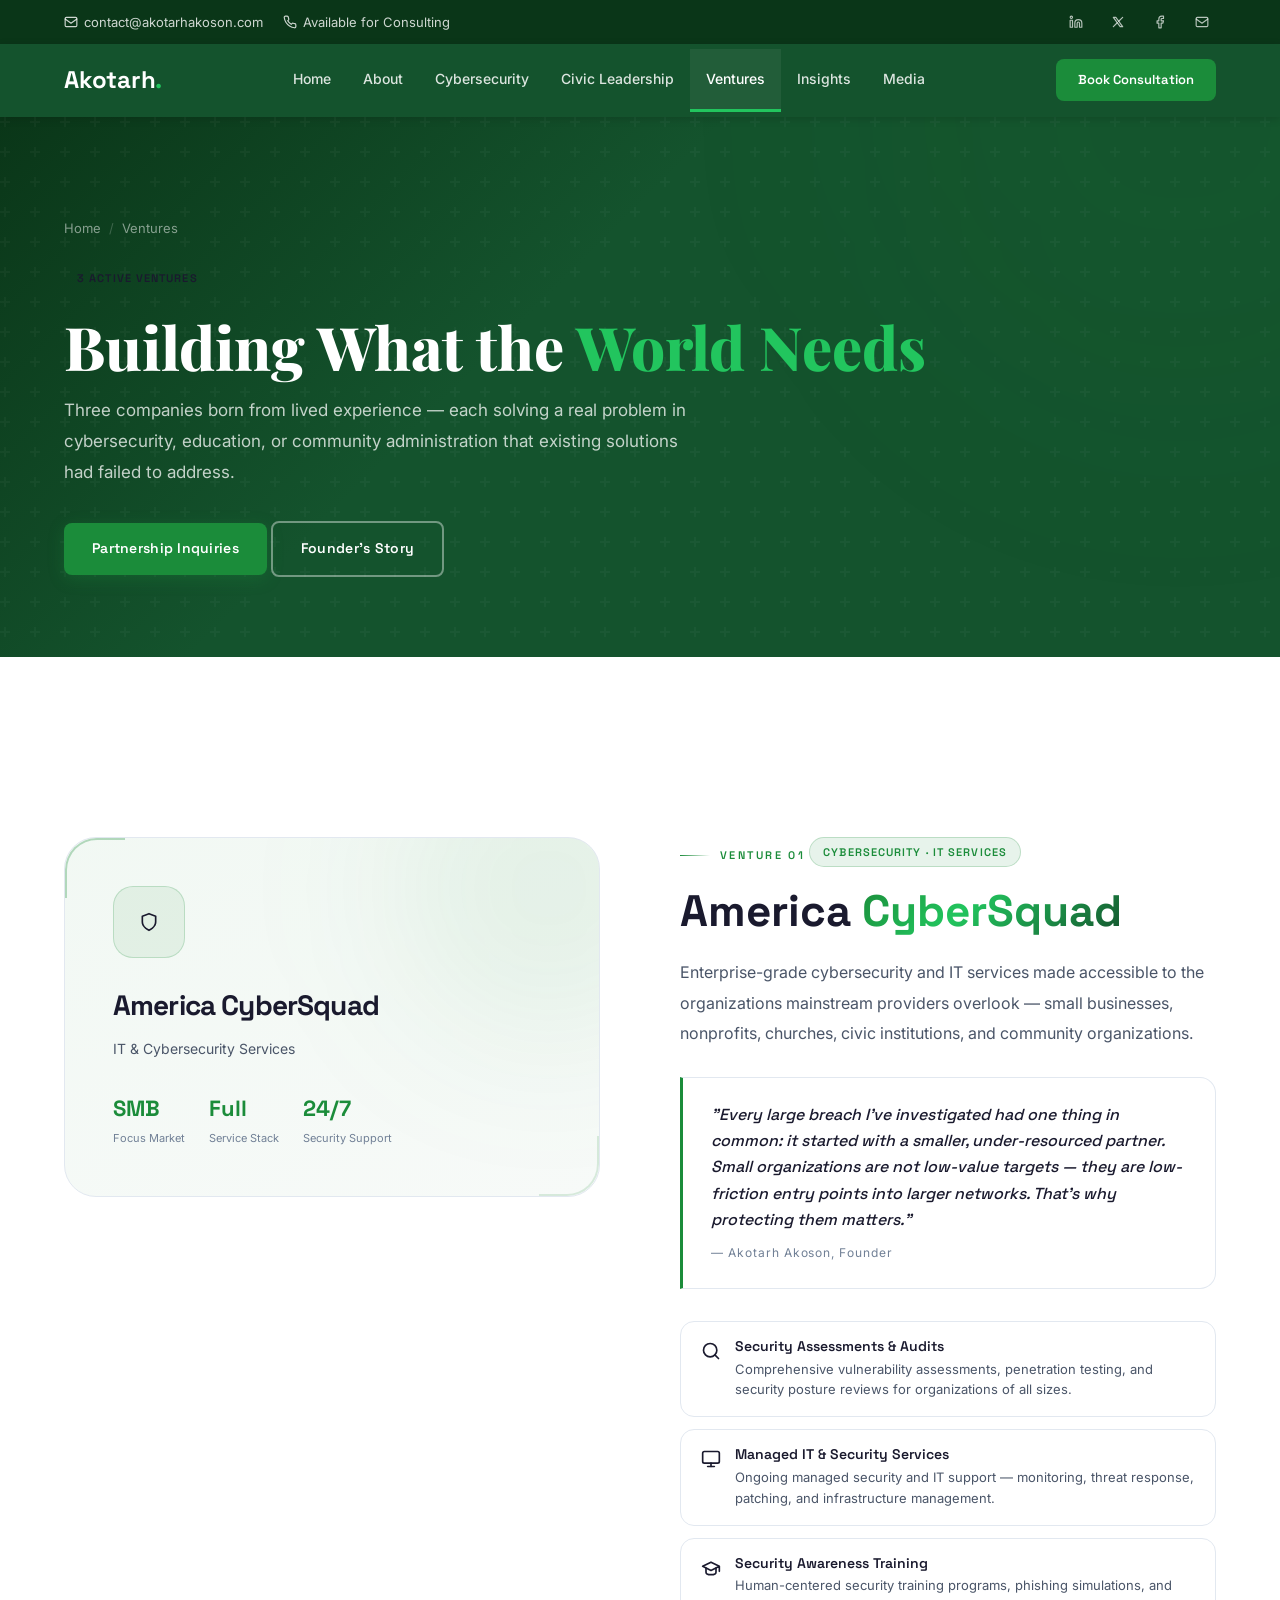
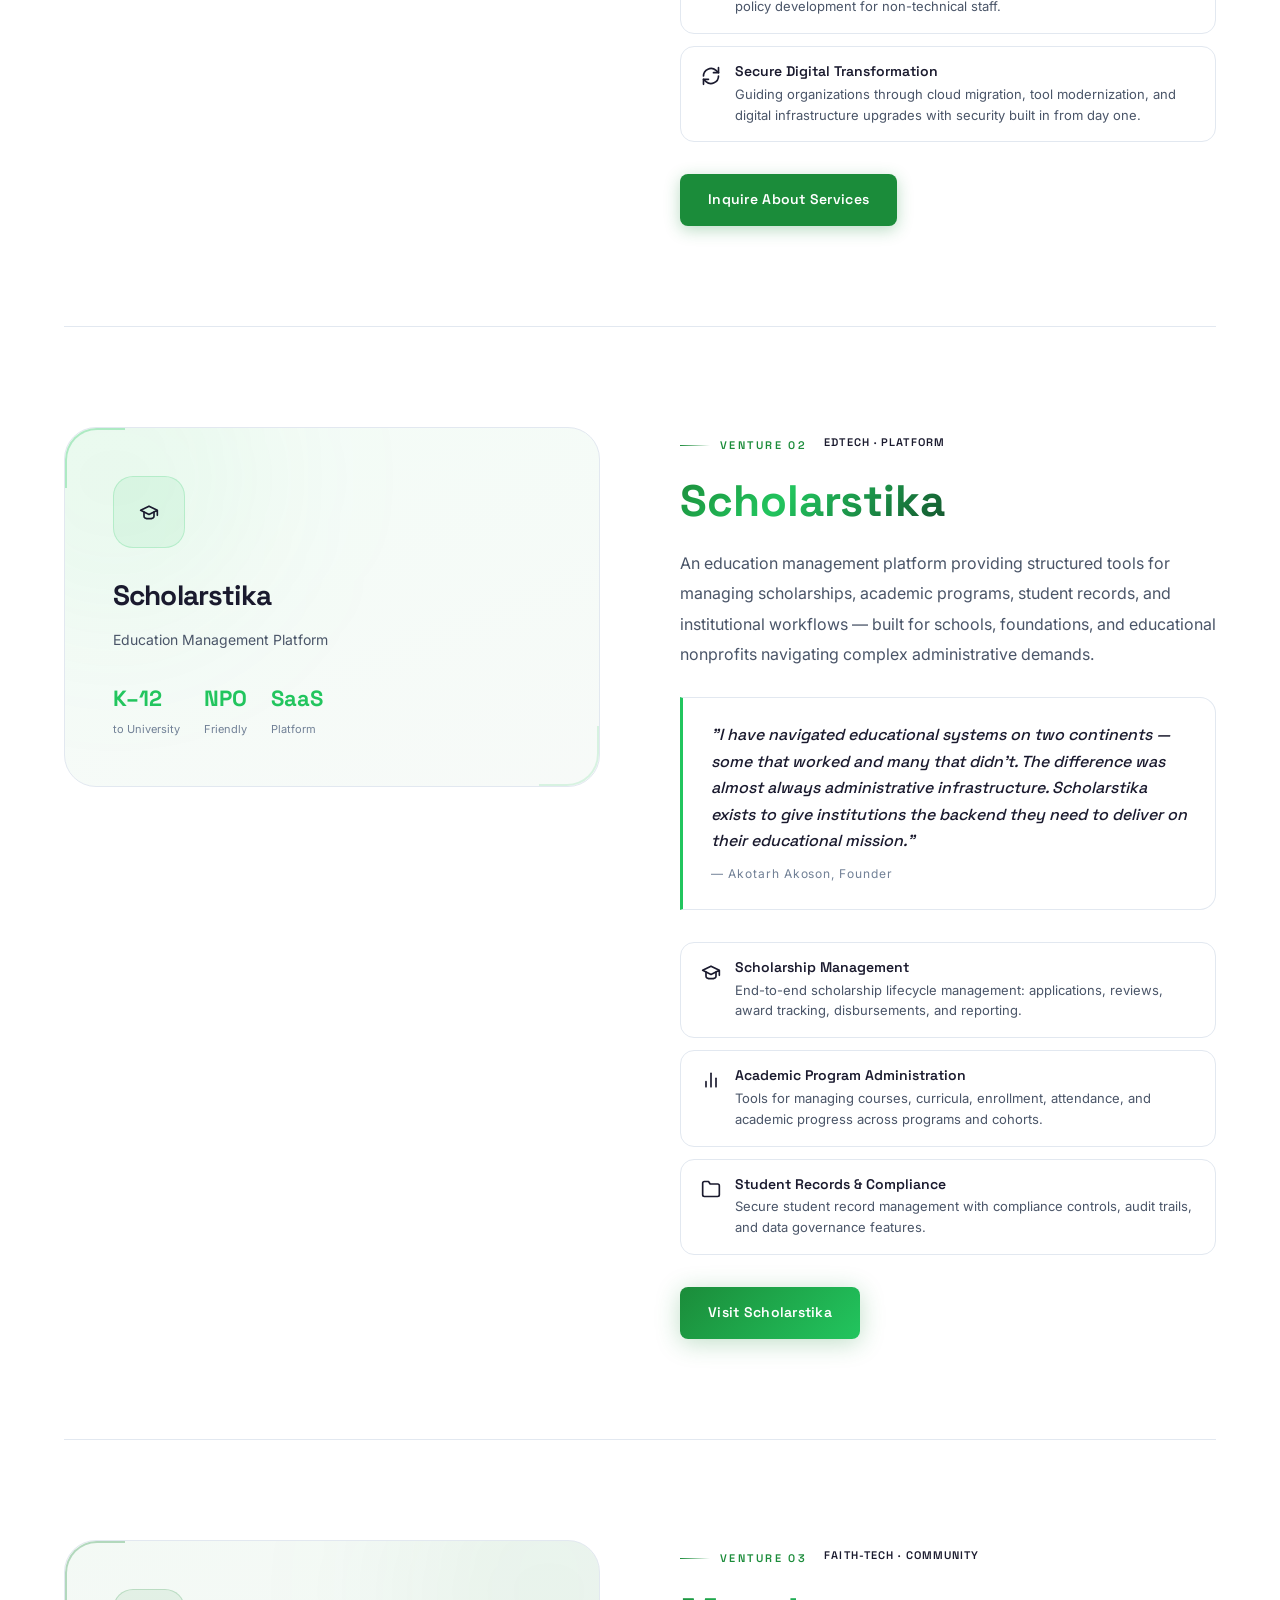
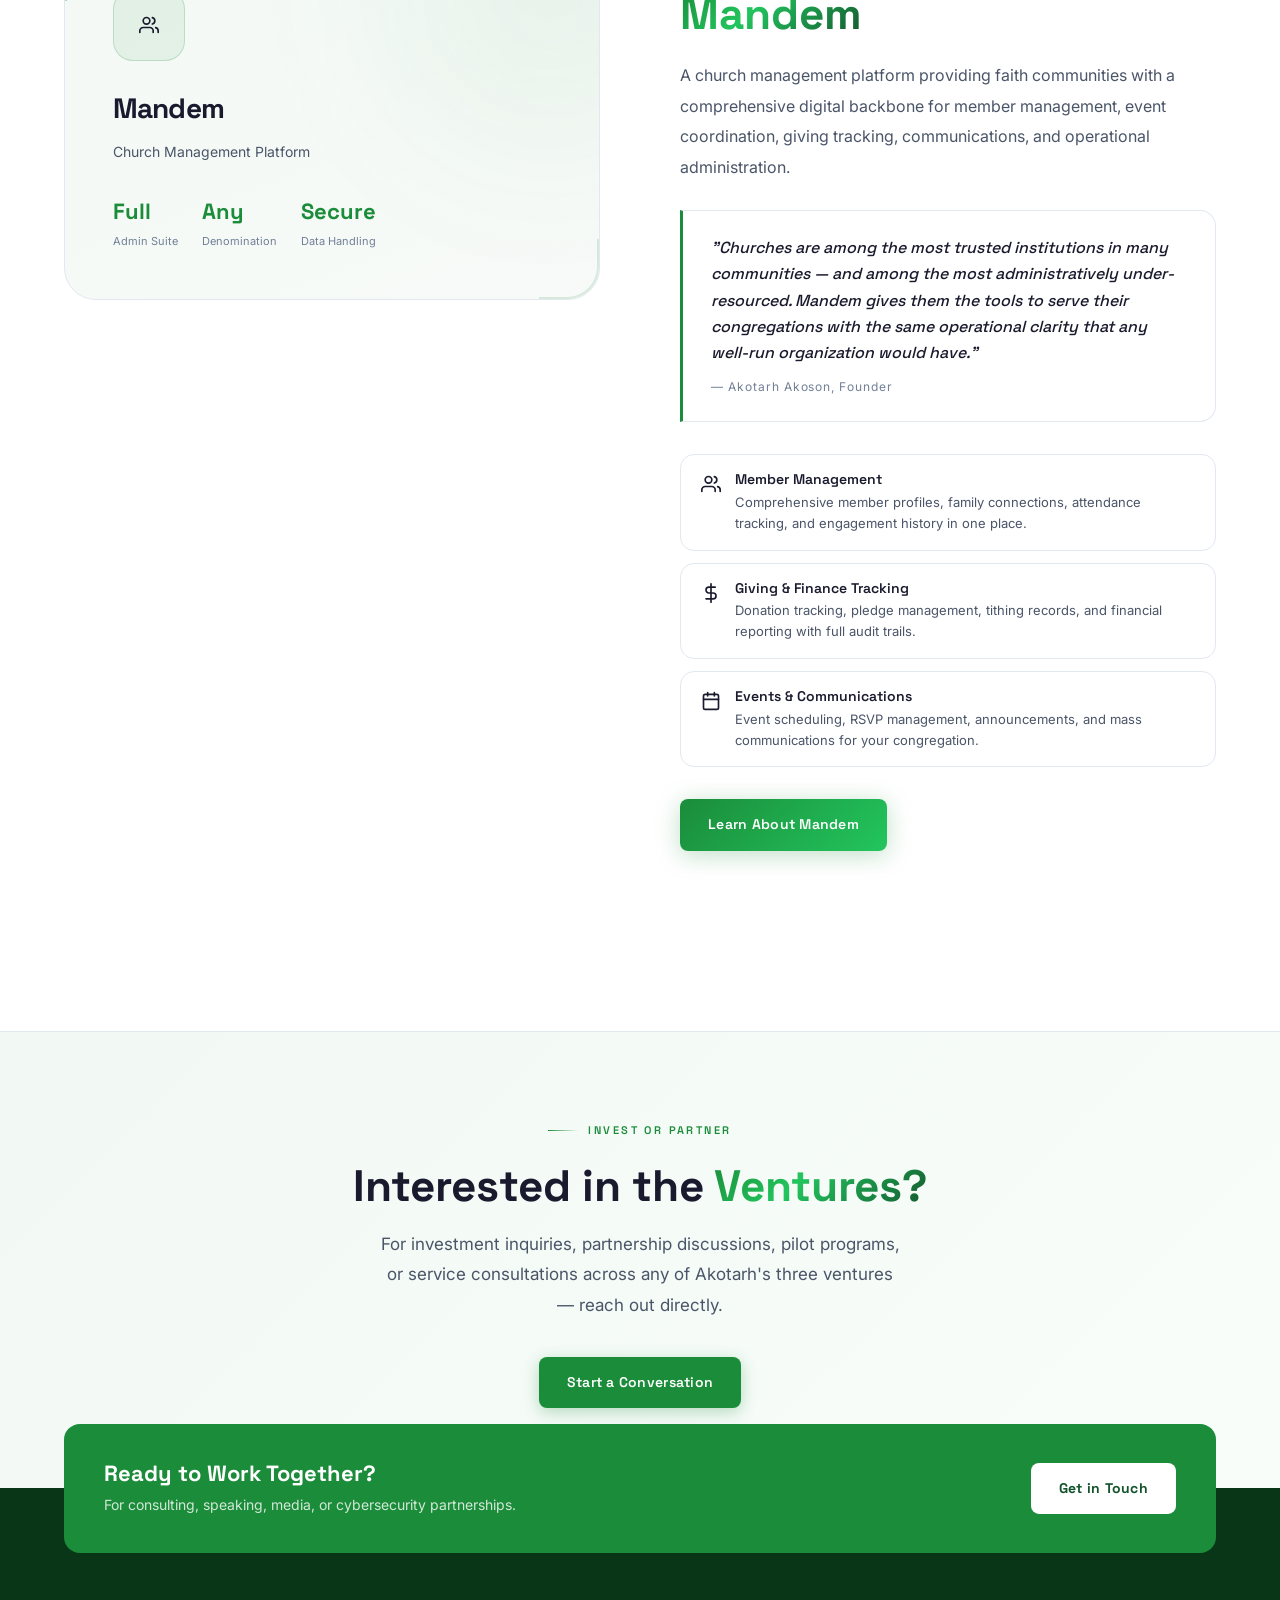
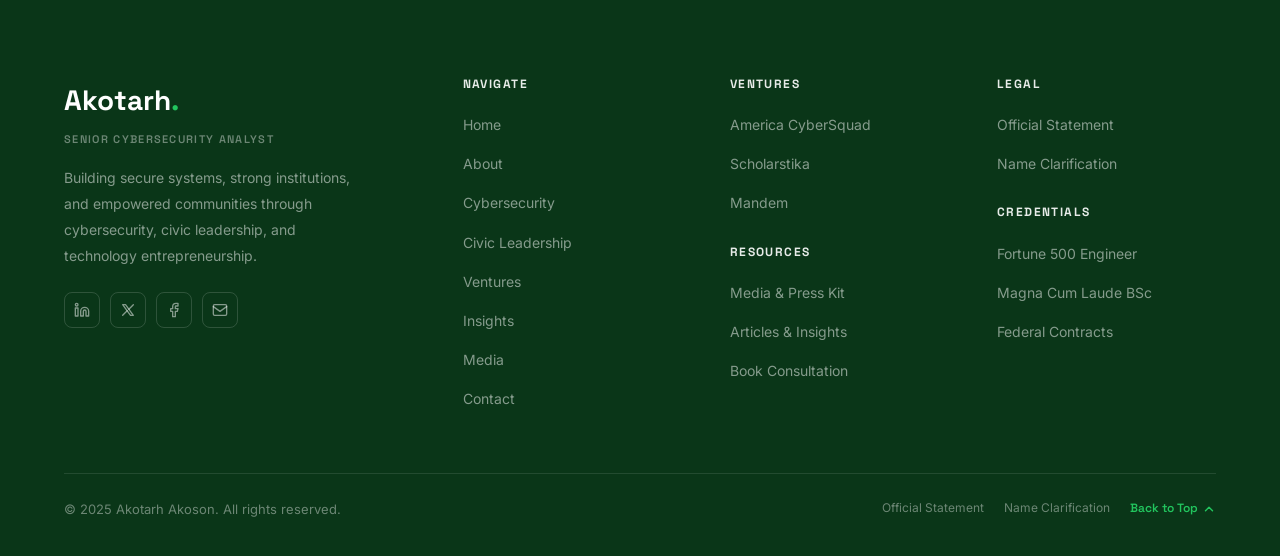
<file: ventures.html>
<!DOCTYPE html>
<html lang="en">
<head>
<meta charset="UTF-8"/>
<meta name="viewport" content="width=device-width,initial-scale=1.0"/>
<title>Ventures | Akotarh Akoson</title>
<meta name="description" content="Akotarh Akoson's ventures: America CyberSquad (IT & cybersecurity), Scholarstika (education management), and Mandem (church management platform)."/>
<meta name="author" content="Akotarh Akoson"/>
<meta name="robots" content="index, follow"/>
<meta name="keywords" content="America CyberSquad, Scholarstika, Mandem, Akotarh Akoson ventures, IT company, cybersecurity startup, education management software, church management platform, tech entrepreneur, Raymond Akoson"/>
<link rel="canonical" href="https://akotarhakoson.com/ventures"/>
<meta property="og:title" content="Ventures | Akotarh Akoson"/>
<meta property="og:description" content="Akotarh Akoson's ventures: America CyberSquad (IT & cybersecurity), Scholarstika (education management), and Mandem (church management platform)."/>
<meta property="og:type" content="website"/>
<meta property="og:url" content="https://akotarhakoson.com/ventures"/>
<meta property="og:site_name" content="Akotarh Akoson"/>
<meta property="og:image" content="https://akotarhakoson.com/images/akotarh-executive.jpg"/>
<meta property="og:image:width" content="1200"/>
<meta property="og:image:height" content="630"/>
<meta property="og:locale" content="en_US"/>
<meta name="twitter:card" content="summary_large_image"/>
<meta name="twitter:site" content="@raymond_akoson"/>
<meta name="twitter:title" content="Ventures | Akotarh Akoson"/>
<meta name="twitter:description" content="America CyberSquad, Scholarstika, and Mandem — three ventures founded by cybersecurity engineer and civic-tech leader Akotarh Akoson."/>
<meta name="twitter:image" content="https://akotarhakoson.com/images/akotarh-executive.jpg"/>
<link rel="preconnect" href="https://fonts.googleapis.com"/>
<link rel="preconnect" href="https://fonts.gstatic.com" crossorigin/>
<link href="https://fonts.googleapis.com/css2?family=Playfair+Display:wght@400;500;600;700;800;900&family=Space+Grotesk:wght@400;500;600;700&family=Inter:ital,opsz,wght@0,14..32,300..700;1,14..32,300..700&display=swap" rel="stylesheet"/>
<script type="application/ld+json">
{"@context":"https://schema.org","@type":"ItemList","name":"Ventures by Akotarh Akoson","itemListElement":[{"@type":"ListItem","position":1,"item":{"@type":"Organization","name":"America CyberSquad","description":"IT and cybersecurity services company founded by Akotarh Akoson","founder":{"@type":"Person","name":"Akotarh Akoson"}}},{"@type":"ListItem","position":2,"item":{"@type":"Organization","name":"Scholarstika","description":"Education management platform founded by Akotarh Akoson","founder":{"@type":"Person","name":"Akotarh Akoson"}}},{"@type":"ListItem","position":3,"item":{"@type":"Organization","name":"Mandem","description":"Church management platform founded by Akotarh Akoson","founder":{"@type":"Person","name":"Akotarh Akoson"}}}]}
</script>
<style>
*,*::before,*::after{box-sizing:border-box;margin:0;padding:0}
html{scroll-behavior:smooth}
body{background:#FFFFFF;color:#1a1a2e;font-family:'Inter',system-ui,sans-serif;line-height:1.7;overflow-x:hidden;-webkit-font-smoothing:antialiased}
a{color:inherit;text-decoration:none}ul{list-style:none}
button{cursor:pointer;font-family:inherit;border:none;background:none}
img{display:block;max-width:100%}
::selection{background:rgba(27,140,58,.2)}

:root{
  --primary:#1B8C3A;--primary-dark:#14532d;--primary-light:#22C55E;
  --dark:#14532d;--darker:#0a3618;
  --text:#1a1a2e;--text-secondary:#4a5568;--text-light:#718096;
  --bg-white:#ffffff;--bg-light:#f7faf8;--bg-alt:#edf5f0;
  --border:#e2e8f0;--border-green:rgba(27,140,58,.2);
  --shadow:0 4px 20px rgba(0,0,0,.08);--shadow-lg:0 12px 40px rgba(0,0,0,.12);
  --radius:8px;--radius-lg:16px;
  --ease:cubic-bezier(.4,0,.2,1);
}

/* LAYOUT */
.container{max-width:1200px;margin:0 auto;padding:0 24px}
.section{padding:80px 0}

/* TYPOGRAPHY */
h1,h2,h3,h4,h5{font-family:'Space Grotesk',sans-serif;font-weight:700;line-height:1.2;color:var(--text)}
.section-header{text-align:center;margin-bottom:60px}
.section-header h2{font-family:'Playfair Display',serif;font-size:clamp(28px,4vw,42px);margin-bottom:16px;font-weight:700}
.section-header p{font-size:17px;color:var(--text-secondary);max-width:620px;margin:0 auto;line-height:1.8}
.section-label{display:inline-block;font-family:'Space Grotesk',sans-serif;font-size:13px;font-weight:600;letter-spacing:.1em;text-transform:uppercase;color:var(--primary);margin-bottom:12px}
.accent-line{width:60px;height:3px;background:var(--primary);margin:16px auto 0;border-radius:2px}
.accent-line.left{margin:16px 0 0}

/* TOP BAR */
.top-bar{background:var(--darker);color:rgba(255,255,255,.8);font-size:13px;padding:8px 0}
.top-bar .container{display:flex;align-items:center;justify-content:space-between}
.top-bar-left{display:flex;align-items:center;gap:20px}
.top-bar-left a{color:rgba(255,255,255,.8);display:flex;align-items:center;gap:6px;transition:color .3s}
.top-bar-left a:hover{color:#fff}
.top-bar-left svg{width:14px;height:14px;flex-shrink:0}
.top-bar-right{display:flex;align-items:center;gap:14px}
.top-bar-right a{width:28px;height:28px;display:flex;align-items:center;justify-content:center;color:rgba(255,255,255,.7);border-radius:50%;transition:color .3s,background .3s}
.top-bar-right a:hover{color:#fff;background:rgba(255,255,255,.1)}
.top-bar-right svg{width:14px;height:14px}

/* NAV */
.nav{background:var(--dark);padding:0;position:sticky;top:0;z-index:1000;box-shadow:0 2px 8px rgba(0,0,0,.15)}
.nav .container{display:flex;align-items:center;justify-content:space-between}
.nav-logo{font-family:'Space Grotesk',sans-serif;font-size:24px;font-weight:700;color:#fff;padding:16px 0;letter-spacing:-.01em}
.nav-logo span{color:var(--primary-light);font-weight:700}
.nav-links{display:flex;align-items:center;gap:0}
.nav-links a{display:block;padding:18px 16px;font-size:14px;font-weight:500;color:rgba(255,255,255,.85);transition:all .3s;border-bottom:3px solid transparent;font-family:'Inter',sans-serif}
.nav-links a:hover,.nav-links a.active{color:#fff;background:rgba(255,255,255,.06);border-bottom-color:var(--primary-light)}
.nav-cta{font-family:'Space Grotesk',sans-serif;font-size:13px;font-weight:600;padding:10px 22px;background:var(--primary);color:#fff;border-radius:var(--radius);transition:all .3s}
.nav-cta:hover{background:var(--primary-light);transform:translateY(-1px)}
.hbg{display:none;flex-direction:column;gap:5px;padding:4px;cursor:pointer;z-index:1001}
.hbg span{width:24px;height:2.5px;background:#fff;border-radius:2px;display:block;transition:transform .4s var(--ease),opacity .3s}
.hbg.active span:nth-child(1){transform:translateY(7.5px) rotate(45deg)}
.hbg.active span:nth-child(2){opacity:0;transform:scaleX(0)}
.hbg.active span:nth-child(3){transform:translateY(-7.5px) rotate(-45deg)}

/* MOBILE NAV */
.mob{position:fixed;inset:0;z-index:999;background:var(--dark);display:flex;flex-direction:column;align-items:center;justify-content:center;gap:0;clip-path:circle(0% at calc(100% - 36px) 72px);transition:clip-path .5s cubic-bezier(.4,0,.0,1);pointer-events:none}
.mob.open{clip-path:circle(150% at calc(100% - 36px) 72px);pointer-events:auto}
.mob-links{display:flex;flex-direction:column;align-items:center;gap:8px}
.mob-links a{font-family:'Space Grotesk',sans-serif;font-size:28px;font-weight:700;color:rgba(255,255,255,.8);transition:color .3s,transform .4s,opacity .4s;opacity:0;transform:translateY(20px)}
.mob.open .mob-links a{opacity:1;transform:translateY(0)}
.mob.open .mob-links a:nth-child(1){transition-delay:.1s}
.mob.open .mob-links a:nth-child(2){transition-delay:.15s}
.mob.open .mob-links a:nth-child(3){transition-delay:.2s}
.mob.open .mob-links a:nth-child(4){transition-delay:.25s}
.mob.open .mob-links a:nth-child(5){transition-delay:.3s}
.mob.open .mob-links a:nth-child(6){transition-delay:.35s}
.mob.open .mob-links a:nth-child(7){transition-delay:.4s}
.mob-links a:hover{color:var(--primary-light)}
.mob-cta{margin-top:36px;opacity:0;transform:translateY(16px);transition:all .4s var(--ease);transition-delay:0s}
.mob.open .mob-cta{opacity:1;transform:translateY(0);transition-delay:.45s}
.mob-social{display:flex;gap:14px;margin-top:28px;opacity:0;transition:opacity .4s;transition-delay:0s}
.mob.open .mob-social{opacity:1;transition-delay:.5s}
.mob-social a{width:40px;height:40px;border-radius:50%;border:1px solid rgba(255,255,255,.2);display:flex;align-items:center;justify-content:center;color:rgba(255,255,255,.7);transition:all .3s}
.mob-social a:hover{border-color:var(--primary-light);color:var(--primary-light)}
.mob-social svg{width:16px;height:16px}

/* PAGE HERO (dark gradient) */
.page-hero{padding:100px 0 80px;position:relative;overflow:hidden;background:linear-gradient(135deg,var(--darker) 0%,var(--dark) 40%,var(--primary-dark) 100%)}
.page-hero-pattern{position:absolute;inset:0;background-image:url("data:image/svg+xml,%3Csvg width='60' height='60' viewBox='0 0 60 60' xmlns='http://www.w3.org/2000/svg'%3E%3Cg fill='none' fill-rule='evenodd'%3E%3Cg fill='%23ffffff' fill-opacity='0.03'%3E%3Cpath d='M36 34v-4h-2v4h-4v2h4v4h2v-4h4v-2h-4zm0-30V0h-2v4h-4v2h4v4h2V6h4V4h-4zM6 34v-4H4v4H0v2h4v4h2v-4h4v-2H6zM6 4V0H4v4H0v2h4v4h2V6h4V4H6z'/%3E%3C/g%3E%3C/g%3E%3C/svg%3E")}
.page-hero .container{position:relative;z-index:2}
.breadcrumb{display:flex;align-items:center;gap:8px;font-size:13px;color:rgba(255,255,255,.5);margin-bottom:24px}
.breadcrumb a{color:rgba(255,255,255,.5);transition:color .3s}
.breadcrumb a:hover{color:var(--primary-light)}
.page-hero h1{font-family:'Playfair Display',serif;font-size:clamp(36px,5.5vw,60px);color:#fff;margin-bottom:16px;font-weight:800;line-height:1.1}
.page-hero h1 .highlight{color:var(--primary-light)}
.page-hero-desc{font-size:17px;color:rgba(255,255,255,.75);max-width:640px;line-height:1.85;margin-bottom:32px}
.page-hero-chip{display:inline-flex;align-items:center;gap:8px;background:rgba(34,197,94,.15);border:1px solid rgba(34,197,94,.3);border-radius:100px;padding:6px 18px;margin-bottom:20px;font-family:'Space Grotesk',sans-serif;font-size:12px;font-weight:600;letter-spacing:.1em;text-transform:uppercase;color:var(--primary-light)}

/* BUTTONS */
.btn{display:inline-flex;align-items:center;gap:10px;font-family:'Space Grotesk',sans-serif;font-size:14px;font-weight:600;padding:14px 28px;border-radius:var(--radius);transition:all .3s var(--ease);white-space:nowrap;letter-spacing:.02em}
.btn-primary{background:var(--primary);color:#fff;box-shadow:0 4px 16px rgba(27,140,58,.3)}
.btn-primary:hover{background:var(--primary-light);transform:translateY(-2px);box-shadow:0 8px 28px rgba(27,140,58,.4)}
.btn-outline{border:2px solid var(--primary);color:var(--primary);background:transparent}
.btn-outline:hover{background:var(--primary);color:#fff}
.btn-outline-white{border:2px solid rgba(255,255,255,.4);color:#fff;background:transparent}
.btn-outline-white:hover{border-color:#fff;background:rgba(255,255,255,.1)}
.btn-ghost{display:inline-flex;align-items:center;gap:8px;font-family:'Space Grotesk',sans-serif;font-size:14px;font-weight:600;color:var(--primary);transition:gap .3s}
.btn-ghost:hover{gap:14px}
.btn-ghost::after{content:'\\2192'}

/* SEC HEADER */
.sec-hd{margin-bottom:48px}
.sec-hd h2{font-family:'Playfair Display',serif;font-size:clamp(28px,4vw,42px);color:var(--text);margin-bottom:16px;font-weight:700}
.sec-hd h2 .highlight{color:var(--primary)}
.sec-hd p{font-size:17px;color:var(--text-secondary);max-width:580px;line-height:1.8}
.eyebrow{display:inline-flex;align-items:center;gap:10px;font-family:'Space Grotesk',sans-serif;font-size:11px;font-weight:600;letter-spacing:.22em;text-transform:uppercase;color:var(--primary);margin-bottom:20px}
.eyebrow i{width:30px;height:1px;background:linear-gradient(90deg,var(--primary),transparent)}
.gt{background:linear-gradient(135deg,var(--primary) 0%,#22C55E 40%,var(--primary-dark) 100%);-webkit-background-clip:text;-webkit-text-fill-color:transparent;background-clip:text}

/* CHIPS */
.chip{display:inline-flex;align-items:center;gap:6px;font-family:'Space Grotesk',sans-serif;font-size:11px;font-weight:600;letter-spacing:.1em;text-transform:uppercase;padding:5px 13px;border-radius:100px}
.chip-c{background:rgba(27,140,58,.1);border:1px solid rgba(27,140,58,.22);color:var(--primary)}

/* FOOTER */
.footer{background:var(--darker);color:rgba(255,255,255,.7);padding:0;position:relative}
.footer-cta-bar{display:flex;align-items:center;justify-content:space-between;gap:24px;background:var(--primary);border-radius:var(--radius-lg);padding:36px 40px;margin-bottom:60px;transform:translateY(-50%);flex-wrap:wrap}
.footer-cta-bar h3{font-family:'Space Grotesk',sans-serif;font-size:22px;font-weight:700;color:#fff;margin-bottom:6px}
.footer-cta-bar p{font-size:14px;color:rgba(255,255,255,.8)}
.footer-cta-bar .btn{background:#fff;color:var(--primary-dark);font-weight:700}
.footer-cta-bar .btn:hover{transform:translateY(-2px);box-shadow:0 8px 24px rgba(0,0,0,.2)}
.footer-grid{display:grid;grid-template-columns:1.6fr 1fr 1fr 1fr;gap:48px;padding-bottom:48px}
.footer-brand{font-family:'Space Grotesk',sans-serif;font-size:28px;font-weight:700;color:#fff;margin-bottom:6px}
.footer-brand span{color:var(--primary-light)}
.footer-tagline{font-family:'Space Grotesk',sans-serif;font-size:11px;font-weight:600;letter-spacing:.12em;text-transform:uppercase;color:rgba(255,255,255,.4);margin-bottom:16px}
.footer-desc{font-size:14px;color:rgba(255,255,255,.5);line-height:1.85;margin-bottom:24px;max-width:300px}
.footer-social{display:flex;gap:10px}
.footer-social a{width:36px;height:36px;border-radius:var(--radius);border:1px solid rgba(255,255,255,.15);display:flex;align-items:center;justify-content:center;color:rgba(255,255,255,.5);transition:all .3s}
.footer-social a:hover{border-color:var(--primary-light);color:var(--primary-light);background:rgba(255,255,255,.05)}
.footer-col h5{font-family:'Space Grotesk',sans-serif;font-size:12px;font-weight:700;letter-spacing:.12em;text-transform:uppercase;color:rgba(255,255,255,.9);margin-bottom:20px}
.footer-col ul li{margin-bottom:12px}
.footer-col a{font-size:14px;color:rgba(255,255,255,.5);transition:color .3s,padding-left .3s}
.footer-col a:hover{color:var(--primary-light);padding-left:4px}
.footer-divider{height:1px;background:rgba(255,255,255,.1);margin-bottom:24px}
.footer-bottom{display:flex;align-items:center;justify-content:space-between;flex-wrap:wrap;gap:12px;padding-bottom:36px}
.footer-copy{font-size:13px;color:rgba(255,255,255,.4)}
.footer-legal{display:flex;align-items:center;gap:20px}
.footer-legal a{font-size:12px;color:rgba(255,255,255,.4);transition:color .3s}
.footer-legal a:hover{color:rgba(255,255,255,.7)}
.footer-top{display:inline-flex;align-items:center;gap:4px;font-size:12px;color:var(--primary-light) !important;font-weight:600;font-family:'Space Grotesk',sans-serif}
.footer-top:hover{gap:6px}

/* SCROLL REVEAL */
.reveal{opacity:0;transform:translateY(28px);transition:opacity .7s var(--ease),transform .7s var(--ease)}
.reveal.visible{opacity:1;transform:translateY(0)}
.from-left{transform:translateX(-40px) translateY(0)}
.from-left.visible{transform:translateX(0)}
.d1{transition-delay:.06s}.d2{transition-delay:.12s}.d3{transition-delay:.18s}.d4{transition-delay:.24s}

/* RESPONSIVE */
@media(max-width:900px){
  .top-bar{display:none}
  .section{padding:64px 0}
  .nav-links,.nav-cta{display:none}
  .hbg{display:flex}
  .page-hero{padding:80px 0 60px}
  .page-hero h1{font-size:clamp(28px,7vw,44px)}
  .footer-grid{grid-template-columns:1fr 1fr;gap:36px}
}
@media(max-width:640px){
  .section{padding:48px 0}
  .container{padding:0 16px}
  .page-hero{padding:64px 0 48px}
  .footer-grid{grid-template-columns:1fr}
  .footer-cta-bar{flex-direction:column;text-align:center;padding:28px 20px;transform:translateY(-30px)}
  .footer-cta-bar .btn{width:100%}
  .footer-bottom{flex-direction:column;gap:14px;text-align:center}
  .footer-legal{flex-wrap:wrap;justify-content:center}
}
/* PAGE-SPECIFIC */
/* VENTURE BLOCK */
.venture-block{display:grid;grid-template-columns:1fr 1fr;gap:80px;align-items:start;padding:100px 0;border-bottom:1px solid var(--border)}
.venture-block:last-child{border-bottom:none}
.venture-block.reverse .venture-content{order:2}
.venture-block.reverse .venture-visual{order:1}
.venture-visual{position:relative}
.venture-card{border-radius:32px;background:linear-gradient(160deg,var(--bg-alt),var(--bg-light));border:1px solid var(--border);padding:48px;position:relative;overflow:hidden;min-height:360px;display:flex;flex-direction:column;justify-content:space-between}
.venture-card::before{content:'';position:absolute;inset:0;opacity:.04}
.venture-glow{position:absolute;width:300px;height:300px;border-radius:50%;filter:blur(80px);pointer-events:none}
.vc-logo-big{width:72px;height:72px;border-radius:20px;border:1px solid var(--border);display:flex;align-items:center;justify-content:center;font-size:32px;margin-bottom:24px;position:relative;z-index:1}
.vc-name{font-family:'Space Grotesk',sans-serif;font-size:28px;font-weight:700;color:var(--text);margin-bottom:8px;letter-spacing:-.03em;position:relative;z-index:1}
.vc-tagline{font-size:14px;color:var(--text-secondary);position:relative;z-index:1}
.vc-stats{display:flex;gap:24px;position:relative;z-index:1}
.vc-stat-val{font-family:'Space Grotesk',sans-serif;font-size:22px;font-weight:700;color:var(--primary);margin-bottom:2px}
.vc-stat-lbl{font-size:11px;color:var(--text-light)}
/* Accent corners */
.vc-tl{position:absolute;top:0;left:0;width:60px;height:60px;border-top:2px solid;border-left:2px solid;border-radius:32px 0 0 0}
.vc-br{position:absolute;bottom:0;right:0;width:60px;height:60px;border-bottom:2px solid;border-right:2px solid;border-radius:0 0 32px 0}
/* VENTURE CONTENT */
.venture-content h2{font-size:clamp(28px,4vw,44px);color:var(--text);margin-bottom:20px}
.venture-content .mission{font-size:16px;color:var(--text-secondary);line-height:1.9;margin-bottom:28px}
.feature-list{display:flex;flex-direction:column;gap:12px;margin-bottom:32px}
.feature-item{display:flex;gap:14px;align-items:flex-start;padding:16px 20px;background:var(--bg-white);border:1px solid var(--border);border-radius:14px;transition:all var(--ease)}
.feature-item:hover{border-color:var(--border-green);background:rgba(27,140,58,.04)}
.fi-icon{font-size:18px;flex-shrink:0;margin-top:2px}
.fi-text h5{font-family:'Space Grotesk',sans-serif;font-size:14px;font-weight:600;color:var(--text);margin-bottom:4px}
.fi-text p{font-size:13px;color:var(--text-secondary);line-height:1.6}
/* FOUNDER NOTE */
.founder-note{background:var(--bg-white);border:1px solid var(--border);border-left:3px solid var(--primary);border-radius:0 16px 16px 0;padding:24px 28px;margin-bottom:32px}
.founder-note p{font-family:'Space Grotesk',sans-serif;font-size:16px;font-weight:500;color:var(--text);line-height:1.65;font-style:italic}
.founder-note cite{display:block;font-style:normal;font-size:12px;color:var(--text-light);margin-top:10px;letter-spacing:.08em}
/* CTA BAND */
.cta-band{background:linear-gradient(135deg,rgba(27,140,58,.06),rgba(34,197,94,.03));border-top:1px solid var(--border);padding:80px 0;text-align:center}
.cta-band h2{font-size:clamp(26px,4vw,44px);color:var(--text);margin-bottom:16px}
.cta-band p{font-size:17px;color:var(--text-secondary);max-width:520px;margin:0 auto 36px;line-height:1.8}
@media(max-width:900px){.venture-block{grid-template-columns:1fr} .venture-block.reverse .venture-content,.venture-block.reverse .venture-visual{order:unset} .S{padding:80px 0}}
@media(max-width:640px){.S{padding:64px 0} .W{padding:0 20px} .vc-stats{flex-wrap:wrap}}
</style>
</head>
<body>

<header>
<!-- TOP BAR -->
<div class="top-bar">
  <div class="container">
    <div class="top-bar-left">
      <a href="mailto:contact@akotarhakoson.com"><svg viewBox="0 0 24 24" fill="none" stroke="currentColor" stroke-width="2" stroke-linecap="round" stroke-linejoin="round"><rect x="2" y="4" width="20" height="16" rx="2"/><path d="M22 7l-10 7L2 7"/></svg> contact@akotarhakoson.com</a>
      <a href="mailto:contact@akotarhakoson.com"><svg viewBox="0 0 24 24" fill="none" stroke="currentColor" stroke-width="2" stroke-linecap="round" stroke-linejoin="round"><path d="M22 16.92v3a2 2 0 01-2.18 2 19.79 19.79 0 01-8.63-3.07 19.5 19.5 0 01-6-6 19.79 19.79 0 01-3.07-8.67A2 2 0 014.11 2h3a2 2 0 012 1.72c.127.96.361 1.903.7 2.81a2 2 0 01-.45 2.11L8.09 9.91a16 16 0 006 6l1.27-1.27a2 2 0 012.11-.45c.907.339 1.85.573 2.81.7A2 2 0 0122 16.92z"/></svg> Available for Consulting</a>
    </div>
    <div class="top-bar-right">
      <a href="https://www.linkedin.com/in/akotarhakoson" target="_blank" rel="noopener noreferrer" aria-label="LinkedIn"><svg viewBox="0 0 24 24" fill="none" stroke="currentColor" stroke-width="2" stroke-linecap="round" stroke-linejoin="round"><path d="M16 8a6 6 0 016 6v7h-4v-7a2 2 0 00-4 0v7h-4v-7a6 6 0 016-6z"/><rect x="2" y="9" width="4" height="12"/><circle cx="4" cy="4" r="2"/></svg></a>
      <a href="https://x.com/raymond_akoson" target="_blank" rel="noopener noreferrer" aria-label="X / Twitter"><svg viewBox="0 0 24 24" fill="none" stroke="currentColor" stroke-width="2" stroke-linecap="round" stroke-linejoin="round"><path d="M4 4l11.733 16H20L8.267 4z"/><path d="M4 20l6.768-6.768M20 4l-6.768 6.768"/></svg></a>
      <a href="https://www.facebook.com/akoson.akotarh" target="_blank" rel="noopener noreferrer" aria-label="Facebook"><svg viewBox="0 0 24 24" fill="none" stroke="currentColor" stroke-width="2" stroke-linecap="round" stroke-linejoin="round"><path d="M18 2h-3a5 5 0 00-5 5v3H7v4h3v8h4v-8h3l1-4h-4V7a1 1 0 011-1h3z"/></svg></a>
      <a href="mailto:contact@akotarhakoson.com" aria-label="Email"><svg viewBox="0 0 24 24" fill="none" stroke="currentColor" stroke-width="2" stroke-linecap="round" stroke-linejoin="round"><rect x="2" y="4" width="20" height="16" rx="2"/><path d="M22 7l-10 7L2 7"/></svg></a>
    </div>
  </div>
</div>

<nav class="nav" id="nav" aria-label="Main navigation">
  <div class="container">
    <a href="index.html" class="nav-logo" aria-label="Home">Akotarh<span>.</span></a>
    <div class="nav-links">
      <a href="index.html">Home</a>
      <a href="about.html">About</a>
      <a href="cybersecurity.html">Cybersecurity</a>
      <a href="civic-leadership.html">Civic Leadership</a>
      <a href="ventures.html" class="active">Ventures</a>
      <a href="insights.html">Insights</a>
      <a href="media.html">Media</a>
    </div>
    <div style="display:flex;align-items:center;gap:14px">
      <a href="contact.html" class="nav-cta">Book Consultation</a>
      <button class="hbg" id="hbg" aria-label="Open menu"><span></span><span></span><span></span></button>
    </div>
  </div>
</nav>
</header>
<div class="mob" id="mob">
  <div class="mob-links">
    <a href="index.html">Home</a><a href="about.html">About</a><a href="cybersecurity.html">Cybersecurity</a>
    <a href="civic-leadership.html">Civic Leadership</a><a href="ventures.html">Ventures</a>
    <a href="insights.html">Insights</a><a href="media.html">Media</a>
  </div>
  <a href="contact.html" class="btn btn-primary mob-cta">Book Consultation</a>
  <div class="mob-social">
    <a href="https://www.linkedin.com/in/akotarhakoson" target="_blank" rel="noopener noreferrer" aria-label="LinkedIn"><svg viewBox="0 0 24 24" fill="none" stroke="currentColor" stroke-width="2" stroke-linecap="round" stroke-linejoin="round"><path d="M16 8a6 6 0 016 6v7h-4v-7a2 2 0 00-4 0v7h-4v-7a6 6 0 016-6z"/><rect x="2" y="9" width="4" height="12"/><circle cx="4" cy="4" r="2"/></svg></a>
    <a href="https://x.com/raymond_akoson" target="_blank" rel="noopener noreferrer" aria-label="X / Twitter"><svg viewBox="0 0 24 24" fill="none" stroke="currentColor" stroke-width="2" stroke-linecap="round" stroke-linejoin="round"><path d="M4 4l11.733 16H20L8.267 4z"/><path d="M4 20l6.768-6.768M20 4l-6.768 6.768"/></svg></a>
    <a href="https://www.facebook.com/akoson.akotarh" target="_blank" rel="noopener noreferrer" aria-label="Facebook"><svg viewBox="0 0 24 24" fill="none" stroke="currentColor" stroke-width="2" stroke-linecap="round" stroke-linejoin="round"><path d="M18 2h-3a5 5 0 00-5 5v3H7v4h3v8h4v-8h3l1-4h-4V7a1 1 0 011-1h3z"/></svg></a>
    <a href="mailto:contact@akotarhakoson.com" aria-label="Email"><svg viewBox="0 0 24 24" fill="none" stroke="currentColor" stroke-width="2" stroke-linecap="round" stroke-linejoin="round"><rect x="2" y="4" width="20" height="16" rx="2"/><path d="M22 7l-10 7L2 7"/></svg></a>
  </div>
</div>
<main id="main-content">
<section class="page-hero">
  <div class="page-hero-pattern"></div>
  <div style="position:absolute;width:600px;height:600px;border-radius:50%;background:rgba(27,140,58,.04);filter:blur(120px);top:-300px;right:-200px;pointer-events:none"></div>
  <div class="container">
    <nav class="breadcrumb"><a href="index.html">Home</a><span style="opacity:.4">/</span><span>Ventures</span></nav>
    <div class="chip chip-g" style="margin-bottom:20px">3 Active Ventures</div>
    <h1>Building What the <span class="highlight">World Needs</span></h1>
    <p class="page-hero-desc">Three companies born from lived experience — each solving a real problem in cybersecurity, education, or community administration that existing solutions had failed to address.</p>
    <div class="btns">
      <a href="contact.html" class="btn btn-primary">Partnership Inquiries</a>
      <a href="about.html" class="btn btn-outline-white">Founder's Story</a>
    </div>
  </div>
</section>

<!-- AMERICA CYBERSQUAD -->
<section class="section" style="padding-top:80px">
  <div class="container">
    <div class="venture-block reveal">
      <div class="venture-visual">
        <div class="venture-card" style="background:linear-gradient(160deg,rgba(27,140,58,.06),var(--bg-light))">
          <div class="venture-glow" style="background:rgba(27,140,58,.08);top:-100px;right:-100px"></div>
          <div class="vc-tl" style="border-color:rgba(27,140,58,.3)"></div>
          <div class="vc-br" style="border-color:rgba(27,140,58,.15)"></div>
          <div>
            <div class="vc-logo-big" style="background:rgba(27,140,58,.08);border-color:rgba(27,140,58,.2)"><svg width="20" height="20" viewBox="0 0 24 24" fill="none" stroke="currentColor" stroke-width="2" stroke-linecap="round" stroke-linejoin="round"><path d="M12 22s8-4 8-10V5l-8-3-8 3v7c0 6 8 10 8 10z"/></svg></div>
            <div class="vc-name">America CyberSquad</div>
            <div class="vc-tagline">IT & Cybersecurity Services</div>
          </div>
          <div class="vc-stats">
            <div><div class="vc-stat-val" style="color:var(--primary)">SMB</div><div class="vc-stat-lbl">Focus Market</div></div>
            <div><div class="vc-stat-val" style="color:var(--primary)">Full</div><div class="vc-stat-lbl">Service Stack</div></div>
            <div><div class="vc-stat-val" style="color:var(--primary)">24/7</div><div class="vc-stat-lbl">Security Support</div></div>
          </div>
        </div>
      </div>
      <div class="venture-content">
        <div class="eyebrow"><i></i>Venture 01</div>
        <div class="chip chip-c" style="margin-bottom:16px">Cybersecurity · IT Services</div>
        <h2>America <span class="gt">CyberSquad</span></h2>
        <p class="mission">Enterprise-grade cybersecurity and IT services made accessible to the organizations mainstream providers overlook — small businesses, nonprofits, churches, civic institutions, and community organizations.</p>
        <div class="founder-note">
          <p>"Every large breach I've investigated had one thing in common: it started with a smaller, under-resourced partner. Small organizations are not low-value targets — they are low-friction entry points into larger networks. That's why protecting them matters."</p>
          <cite>— Akotarh Akoson, Founder</cite>
        </div>
        <div class="feature-list">
          <div class="feature-item"><div class="fi-icon"><svg width="20" height="20" viewBox="0 0 24 24" fill="none" stroke="currentColor" stroke-width="2" stroke-linecap="round" stroke-linejoin="round"><circle cx="11" cy="11" r="8"/><path d="M21 21l-4.35-4.35"/></svg></div><div class="fi-text"><h5>Security Assessments & Audits</h5><p>Comprehensive vulnerability assessments, penetration testing, and security posture reviews for organizations of all sizes.</p></div></div>
          <div class="feature-item"><div class="fi-icon"><svg width="20" height="20" viewBox="0 0 24 24" fill="none" stroke="currentColor" stroke-width="2" stroke-linecap="round" stroke-linejoin="round"><rect x="2" y="3" width="20" height="14" rx="2"/><path d="M8 21h8"/><path d="M12 17v4"/></svg></div><div class="fi-text"><h5>Managed IT & Security Services</h5><p>Ongoing managed security and IT support — monitoring, threat response, patching, and infrastructure management.</p></div></div>
          <div class="feature-item"><div class="fi-icon"><svg width="20" height="20" viewBox="0 0 24 24" fill="none" stroke="currentColor" stroke-width="2" stroke-linecap="round" stroke-linejoin="round"><path d="M22 10v6M2 10l10-5 10 5-10 5z"/><path d="M6 12v5c0 1.66 2.69 3 6 3s6-1.34 6-3v-5"/></svg></div><div class="fi-text"><h5>Security Awareness Training</h5><p>Human-centered security training programs, phishing simulations, and policy development for non-technical staff.</p></div></div>
          <div class="feature-item"><div class="fi-icon"><svg width="20" height="20" viewBox="0 0 24 24" fill="none" stroke="currentColor" stroke-width="2" stroke-linecap="round" stroke-linejoin="round"><path d="M21 2v6h-6"/><path d="M3 12a9 9 0 0115-6.7L21 8"/><path d="M3 22v-6h6"/><path d="M21 12a9 9 0 01-15 6.7L3 16"/></svg></div><div class="fi-text"><h5>Secure Digital Transformation</h5><p>Guiding organizations through cloud migration, tool modernization, and digital infrastructure upgrades with security built in from day one.</p></div></div>
        </div>
        <div class="btns">
          <a href="contact.html" class="btn btn-primary">Inquire About Services</a>
        </div>
      </div>
    </div>

    <!-- SCHOLARSTIKA -->
    <div class="venture-block reverse reveal">
      <div class="venture-content">
        <div class="eyebrow"><i></i>Venture 02</div>
        <div class="chip chip-g" style="margin-bottom:16px">EdTech · Platform</div>
        <h2><span class="gt">Scholarstika</span></h2>
        <p class="mission">An education management platform providing structured tools for managing scholarships, academic programs, student records, and institutional workflows — built for schools, foundations, and educational nonprofits navigating complex administrative demands.</p>
        <div class="founder-note" style="border-left-color:var(--primary-light)">
          <p>"I have navigated educational systems on two continents — some that worked and many that didn't. The difference was almost always administrative infrastructure. Scholarstika exists to give institutions the backend they need to deliver on their educational mission."</p>
          <cite>— Akotarh Akoson, Founder</cite>
        </div>
        <div class="feature-list">
          <div class="feature-item"><div class="fi-icon"><svg width="20" height="20" viewBox="0 0 24 24" fill="none" stroke="currentColor" stroke-width="2" stroke-linecap="round" stroke-linejoin="round"><path d="M22 10v6M2 10l10-5 10 5-10 5z"/><path d="M6 12v5c0 1.66 2.69 3 6 3s6-1.34 6-3v-5"/></svg></div><div class="fi-text"><h5>Scholarship Management</h5><p>End-to-end scholarship lifecycle management: applications, reviews, award tracking, disbursements, and reporting.</p></div></div>
          <div class="feature-item"><div class="fi-icon"><svg width="20" height="20" viewBox="0 0 24 24" fill="none" stroke="currentColor" stroke-width="2" stroke-linecap="round" stroke-linejoin="round"><path d="M18 20V10"/><path d="M12 20V4"/><path d="M6 20v-6"/></svg></div><div class="fi-text"><h5>Academic Program Administration</h5><p>Tools for managing courses, curricula, enrollment, attendance, and academic progress across programs and cohorts.</p></div></div>
          <div class="feature-item"><div class="fi-icon"><svg width="20" height="20" viewBox="0 0 24 24" fill="none" stroke="currentColor" stroke-width="2" stroke-linecap="round" stroke-linejoin="round"><path d="M22 19a2 2 0 01-2 2H4a2 2 0 01-2-2V5a2 2 0 012-2h5l2 3h9a2 2 0 012 2z"/></svg></div><div class="fi-text"><h5>Student Records & Compliance</h5><p>Secure student record management with compliance controls, audit trails, and data governance features.</p></div></div>
        </div>
        <div class="btns">
          <a href="https://scholarstika.org/" target="_blank" rel="noopener noreferrer" class="btn btn-primary" style="background:linear-gradient(135deg,var(--primary),#22C55E);box-shadow:0 4px 24px rgba(27,140,58,.28)">Visit Scholarstika</a>
        </div>
      </div>
      <div class="venture-visual">
        <div class="venture-card" style="background:linear-gradient(160deg,rgba(34,197,94,.05),var(--bg-light))">
          <div class="venture-glow" style="background:rgba(34,197,94,.06);top:-100px;left:-100px"></div>
          <div class="vc-tl" style="border-color:rgba(34,197,94,.3)"></div>
          <div class="vc-br" style="border-color:rgba(34,197,94,.15)"></div>
          <div>
            <div class="vc-logo-big" style="background:rgba(34,197,94,.08);border-color:rgba(34,197,94,.2)"><svg width="20" height="20" viewBox="0 0 24 24" fill="none" stroke="currentColor" stroke-width="2" stroke-linecap="round" stroke-linejoin="round"><path d="M22 10v6M2 10l10-5 10 5-10 5z"/><path d="M6 12v5c0 1.66 2.69 3 6 3s6-1.34 6-3v-5"/></svg></div>
            <div class="vc-name">Scholarstika</div>
            <div class="vc-tagline">Education Management Platform</div>
          </div>
          <div class="vc-stats">
            <div><div class="vc-stat-val" style="color:var(--primary-light)">K–12</div><div class="vc-stat-lbl">to University</div></div>
            <div><div class="vc-stat-val" style="color:var(--primary-light)">NPO</div><div class="vc-stat-lbl">Friendly</div></div>
            <div><div class="vc-stat-val" style="color:var(--primary-light)">SaaS</div><div class="vc-stat-lbl">Platform</div></div>
          </div>
        </div>
      </div>
    </div>

    <!-- MANDEM -->
    <div class="venture-block reveal">
      <div class="venture-visual">
        <div class="venture-card" style="background:linear-gradient(160deg,rgba(27,140,58,.05),var(--bg-light))">
          <div class="venture-glow" style="background:rgba(27,140,58,.06);top:-100px;right:-100px"></div>
          <div class="vc-tl" style="border-color:rgba(27,140,58,.3)"></div>
          <div class="vc-br" style="border-color:rgba(27,140,58,.15)"></div>
          <div>
            <div class="vc-logo-big" style="background:rgba(27,140,58,.08);border-color:rgba(27,140,58,.2)"><svg width="20" height="20" viewBox="0 0 24 24" fill="none" stroke="currentColor" stroke-width="2" stroke-linecap="round" stroke-linejoin="round"><path d="M17 21v-2a4 4 0 00-4-4H5a4 4 0 00-4 4v2"/><circle cx="9" cy="7" r="4"/><path d="M23 21v-2a4 4 0 00-3-3.87"/><path d="M16 3.13a4 4 0 010 7.75"/></svg></div>
            <div class="vc-name">Mandem</div>
            <div class="vc-tagline">Church Management Platform</div>
          </div>
          <div class="vc-stats">
            <div><div class="vc-stat-val" style="color:var(--primary)">Full</div><div class="vc-stat-lbl">Admin Suite</div></div>
            <div><div class="vc-stat-val" style="color:var(--primary)">Any</div><div class="vc-stat-lbl">Denomination</div></div>
            <div><div class="vc-stat-val" style="color:var(--primary)">Secure</div><div class="vc-stat-lbl">Data Handling</div></div>
          </div>
        </div>
      </div>
      <div class="venture-content">
        <div class="eyebrow"><i></i>Venture 03</div>
        <div class="chip chip-o" style="margin-bottom:16px">Faith-Tech · Community</div>
        <h2><span style="background:linear-gradient(135deg,var(--primary) 0%,#22C55E 40%,var(--primary-dark) 100%);-webkit-background-clip:text;-webkit-text-fill-color:transparent;background-clip:text">Mandem</span></h2>
        <p class="mission">A church management platform providing faith communities with a comprehensive digital backbone for member management, event coordination, giving tracking, communications, and operational administration.</p>
        <div class="founder-note" style="border-left-color:var(--primary)">
          <p>"Churches are among the most trusted institutions in many communities — and among the most administratively under-resourced. Mandem gives them the tools to serve their congregations with the same operational clarity that any well-run organization would have."</p>
          <cite>— Akotarh Akoson, Founder</cite>
        </div>
        <div class="feature-list">
          <div class="feature-item"><div class="fi-icon"><svg width="20" height="20" viewBox="0 0 24 24" fill="none" stroke="currentColor" stroke-width="2" stroke-linecap="round" stroke-linejoin="round"><path d="M17 21v-2a4 4 0 00-4-4H5a4 4 0 00-4 4v2"/><circle cx="9" cy="7" r="4"/><path d="M23 21v-2a4 4 0 00-3-3.87"/><path d="M16 3.13a4 4 0 010 7.75"/></svg></div><div class="fi-text"><h5>Member Management</h5><p>Comprehensive member profiles, family connections, attendance tracking, and engagement history in one place.</p></div></div>
          <div class="feature-item"><div class="fi-icon"><svg width="20" height="20" viewBox="0 0 24 24" fill="none" stroke="currentColor" stroke-width="2" stroke-linecap="round" stroke-linejoin="round"><line x1="12" y1="1" x2="12" y2="23"/><path d="M17 5H9.5a3.5 3.5 0 000 7h5a3.5 3.5 0 010 7H6"/></svg></div><div class="fi-text"><h5>Giving & Finance Tracking</h5><p>Donation tracking, pledge management, tithing records, and financial reporting with full audit trails.</p></div></div>
          <div class="feature-item"><div class="fi-icon"><svg width="20" height="20" viewBox="0 0 24 24" fill="none" stroke="currentColor" stroke-width="2" stroke-linecap="round" stroke-linejoin="round"><rect x="3" y="4" width="18" height="18" rx="2"/><path d="M16 2v4"/><path d="M8 2v4"/><path d="M3 10h18"/></svg></div><div class="fi-text"><h5>Events & Communications</h5><p>Event scheduling, RSVP management, announcements, and mass communications for your congregation.</p></div></div>
        </div>
        <div class="btns">
          <a href="contact.html" class="btn btn-primary" style="background:linear-gradient(135deg,var(--primary),#22C55E);box-shadow:0 4px 24px rgba(27,140,58,.28)">Learn About Mandem</a>
        </div>
      </div>
    </div>
  </div>
</section>

<div class="cta-band">
  <div class="container">
    <div class="eyebrow" style="justify-content:center"><i></i>Invest or Partner</div>
    <h2 class="reveal">Interested in the <span class="gt">Ventures?</span></h2>
    <p class="reveal">For investment inquiries, partnership discussions, pilot programs, or service consultations across any of Akotarh's three ventures — reach out directly.</p>
    <div class="btns reveal" style="justify-content:center">
      <a href="contact.html" class="btn btn-primary">Start a Conversation</a>
    </div>
  </div>
</div>

</main>

<footer class="footer">
  <div class="container">
    <div class="footer-cta-bar">
      <div><h3>Ready to Work Together?</h3><p>For consulting, speaking, media, or cybersecurity partnerships.</p></div>
      <a href="contact.html" class="btn">Get in Touch</a>
    </div>

    <div class="footer-grid">
      <div>
        <div class="footer-brand">Akotarh<span>.</span></div>
        <div class="footer-tagline">Senior Cybersecurity Analyst</div>
        <p class="footer-desc">Building secure systems, strong institutions, and empowered communities through cybersecurity, civic leadership, and technology entrepreneurship.</p>
        <div class="footer-social">
          <a href="https://www.linkedin.com/in/akotarhakoson" target="_blank" rel="noopener noreferrer" aria-label="LinkedIn"><svg width="16" height="16" viewBox="0 0 24 24" fill="none" stroke="currentColor" stroke-width="2" stroke-linecap="round" stroke-linejoin="round"><path d="M16 8a6 6 0 016 6v7h-4v-7a2 2 0 00-4 0v7h-4v-7a6 6 0 016-6z"/><rect x="2" y="9" width="4" height="12"/><circle cx="4" cy="4" r="2"/></svg></a>
          <a href="https://x.com/raymond_akoson" target="_blank" rel="noopener noreferrer" aria-label="X / Twitter"><svg width="16" height="16" viewBox="0 0 24 24" fill="none" stroke="currentColor" stroke-width="2" stroke-linecap="round" stroke-linejoin="round"><path d="M4 4l11.733 16H20L8.267 4z"/><path d="M4 20l6.768-6.768M20 4l-6.768 6.768"/></svg></a>
          <a href="https://www.facebook.com/akoson.akotarh" target="_blank" rel="noopener noreferrer" aria-label="Facebook"><svg width="16" height="16" viewBox="0 0 24 24" fill="none" stroke="currentColor" stroke-width="2" stroke-linecap="round" stroke-linejoin="round"><path d="M18 2h-3a5 5 0 00-5 5v3H7v4h3v8h4v-8h3l1-4h-4V7a1 1 0 011-1h3z"/></svg></a>
          <a href="mailto:contact@akotarhakoson.com" aria-label="Email"><svg width="16" height="16" viewBox="0 0 24 24" fill="none" stroke="currentColor" stroke-width="2" stroke-linecap="round" stroke-linejoin="round"><rect x="2" y="4" width="20" height="16" rx="2"/><path d="M22 7l-10 7L2 7"/></svg></a>
        </div>
      </div>

      <nav class="footer-col"><h5>Navigate</h5><ul>
        <li><a href="index.html">Home</a></li><li><a href="about.html">About</a></li><li><a href="cybersecurity.html">Cybersecurity</a></li>
        <li><a href="civic-leadership.html">Civic Leadership</a></li><li><a href="ventures.html">Ventures</a></li>
        <li><a href="insights.html">Insights</a></li><li><a href="media.html">Media</a></li><li><a href="contact.html">Contact</a></li>
      </ul></nav>

      <nav class="footer-col"><h5>Ventures</h5><ul>
        <li><a href="https://americacybersquad.com/" target="_blank" rel="noopener noreferrer">America CyberSquad</a></li><li><a href="https://scholarstika.org/" target="_blank" rel="noopener noreferrer">Scholarstika</a></li><li><a href="ventures.html">Mandem</a></li>
      </ul><h5 style="margin-top:28px">Resources</h5><ul>
        <li><a href="media.html">Media &amp; Press Kit</a></li><li><a href="insights.html">Articles &amp; Insights</a></li>
        <li><a href="contact.html">Book Consultation</a></li>
      </ul></nav>

      <nav class="footer-col"><h5>Legal</h5><ul>
        <li><a href="official-statement.html">Official Statement</a></li><li><a href="raymond-akoson.html">Name Clarification</a></li>
      </ul><h5 style="margin-top:28px">Credentials</h5><ul>
        <li><a href="cybersecurity.html">Fortune 500 Engineer</a></li><li><a href="about.html">Magna Cum Laude BSc</a></li>
        <li><a href="cybersecurity.html">Federal Contracts</a></li>
      </ul></nav>
    </div>

    <div class="footer-divider"></div>

    <div class="footer-bottom">
      <p class="footer-copy">&copy; 2025 Akotarh Akoson. All rights reserved.</p>
      <div class="footer-legal">
        <a href="official-statement.html">Official Statement</a>
        <a href="raymond-akoson.html">Name Clarification</a>
        <a href="#" onclick="window.scrollTo({top:0,behavior:'smooth'});return false" class="footer-top">Back to Top <svg width="14" height="14" viewBox="0 0 24 24" fill="none" stroke="currentColor" stroke-width="2.5" stroke-linecap="round" stroke-linejoin="round"><path d="M18 15l-6-6-6 6"/></svg></a>
      </div>
    </div>
  </div>
</footer>
<script>
/* Mobile nav */
const mob=document.getElementById('mob');const hbg=document.getElementById('hbg');
function toggleMob(){const open=mob.classList.toggle('open');hbg.classList.toggle('active');document.body.style.overflow=open?'hidden':''}
hbg.onclick=toggleMob;
mob.querySelectorAll('a').forEach(a=>a.addEventListener('click',()=>{mob.classList.remove('open');hbg.classList.remove('active');document.body.style.overflow=''}));
/* Scroll reveal */
const io=new IntersectionObserver(es=>{es.forEach(e=>{if(e.isIntersecting){e.target.classList.add('visible');io.unobserve(e.target)}})},{threshold:0.02,rootMargin:'0px 0px 60px 0px'});
document.querySelectorAll('.reveal').forEach(el=>io.observe(el));
setTimeout(()=>document.querySelectorAll('.reveal:not(.visible)').forEach(el=>el.classList.add('visible')),2000);
</script>
</body>
</html>
</file>
